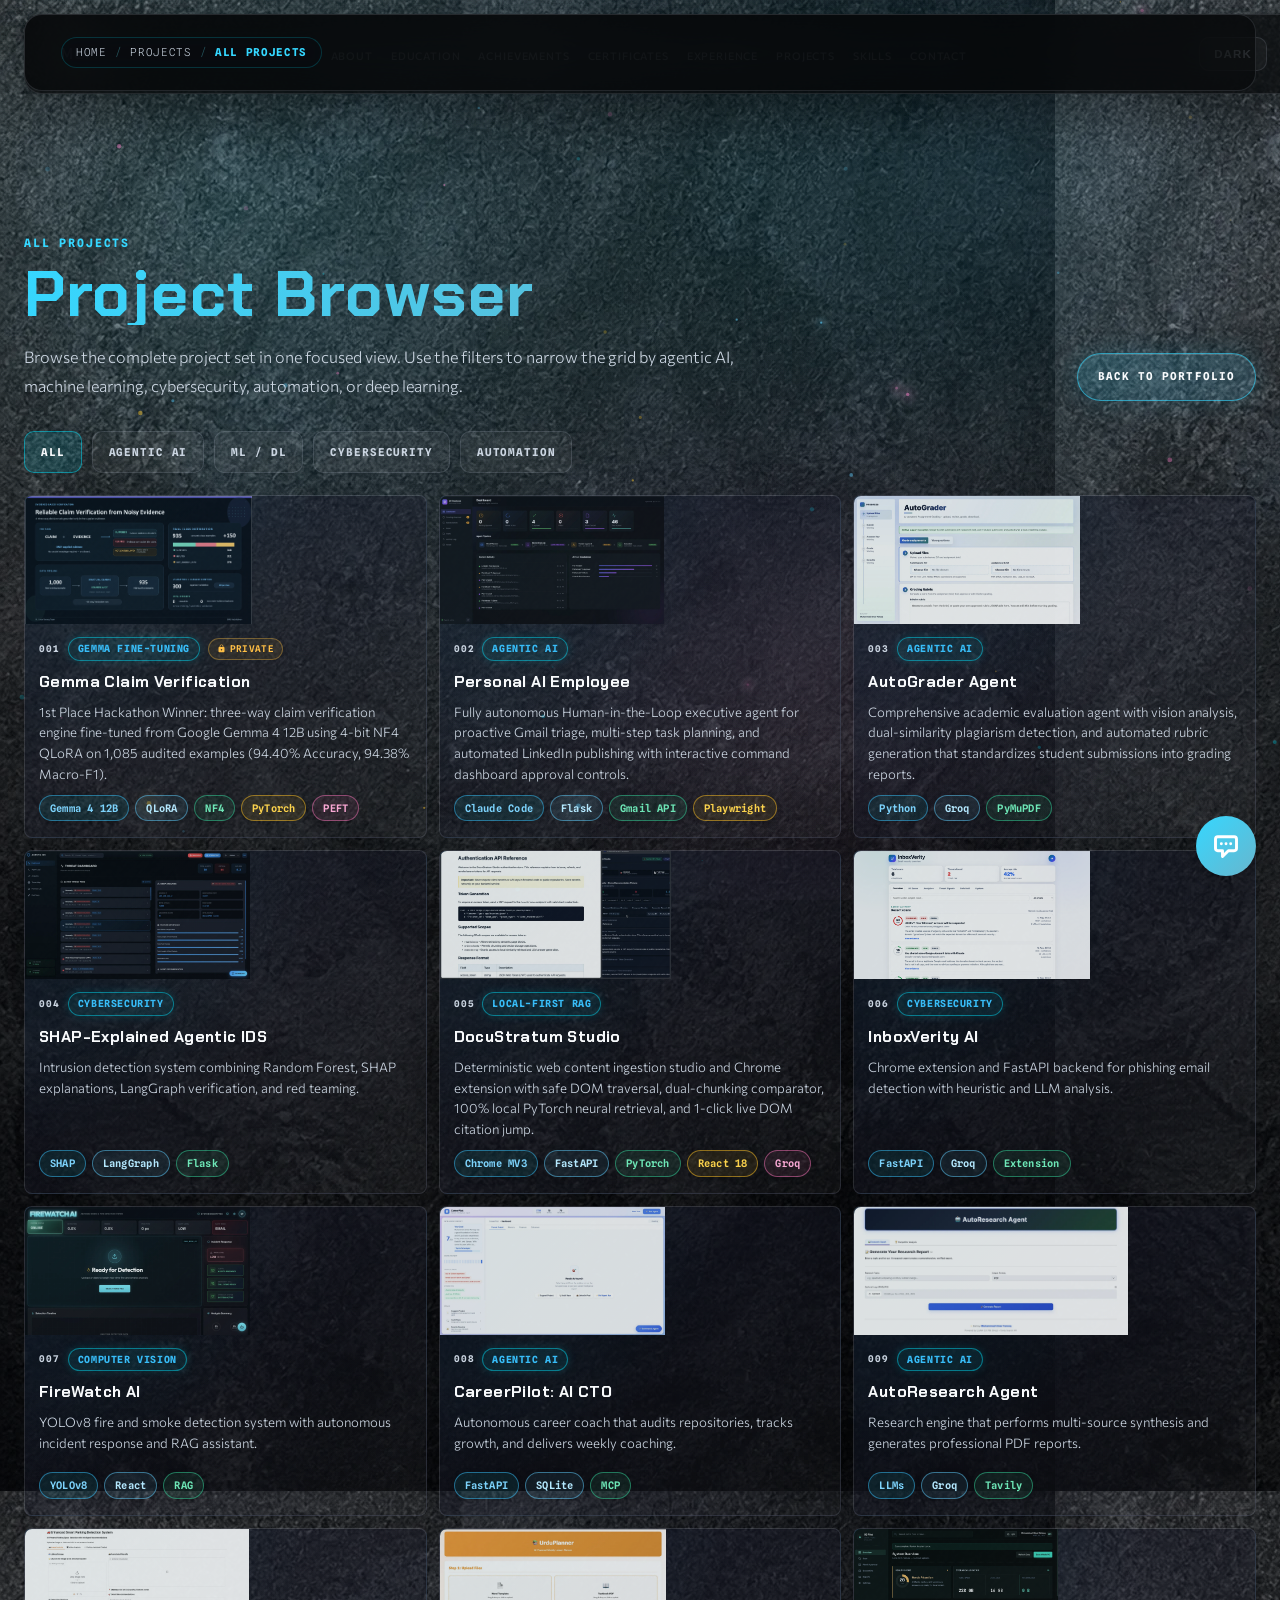
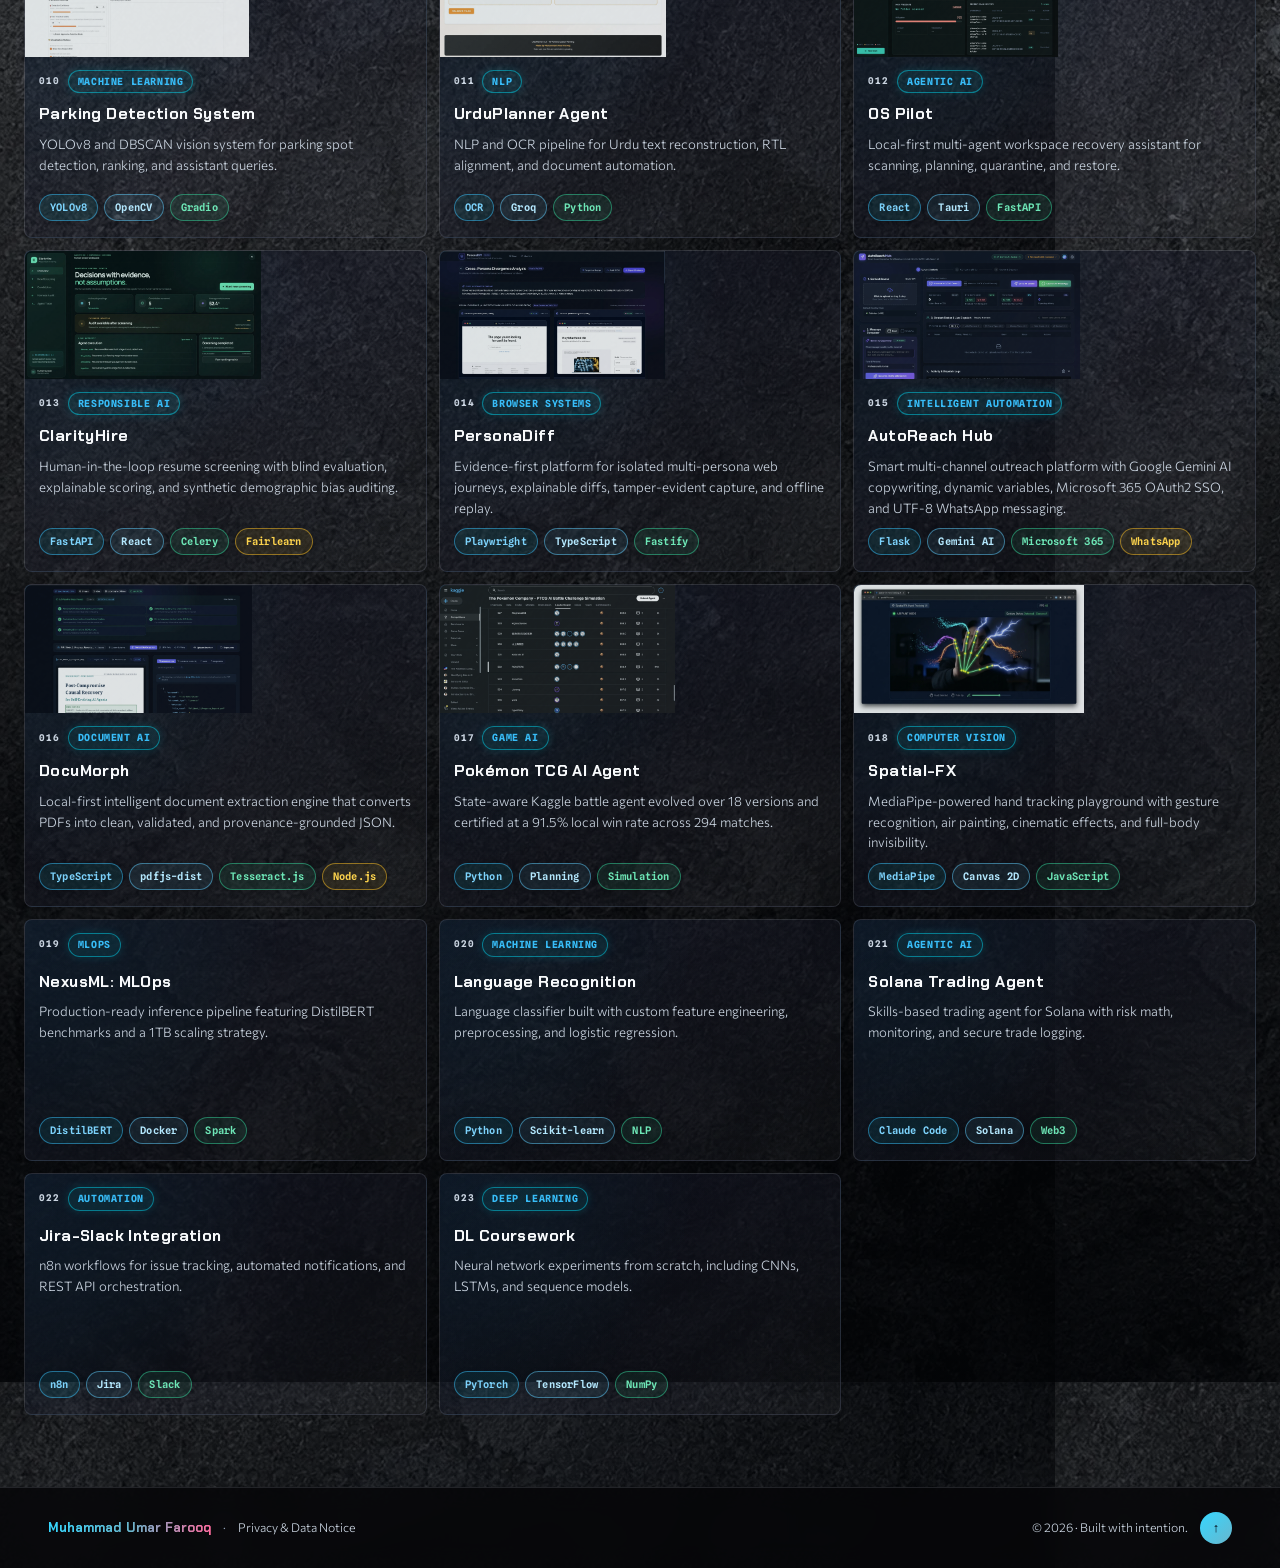
<file: all-projects.html>
<!DOCTYPE html>
<html lang="en">

<head>
  <meta charset="UTF-8" />
  <meta name="viewport" content="width=device-width, initial-scale=1.0" />
  <title>All Projects | Muhammad Umar Farooq</title>
  <meta name="description"
    content="Complete project catalog for Muhammad Umar Farooq's AI engineering portfolio, featuring agentic systems, Google Gemma fine-tuning, and machine learning pipelines." />
  <link rel="canonical" href="https://omerfarooq223.github.io/all-projects.html" />
  <meta property="og:title" content="All Projects | Muhammad Umar Farooq" />
  <meta property="og:description"
    content="Complete project catalog for Muhammad Umar Farooq's AI engineering portfolio, featuring agentic systems, Google Gemma fine-tuning, and machine learning pipelines." />
  <meta property="og:type" content="website" />
  <meta property="og:url" content="https://omerfarooq223.github.io/all-projects.html" />
  <meta property="og:image" content="https://omerfarooq223.github.io/assets/og-image.jpg?v=20260927" />
  <meta property="og:image:secure_url" content="https://omerfarooq223.github.io/assets/og-image.jpg?v=20260927" />
  <meta property="og:image:type" content="image/jpeg" />
  <meta property="og:image:width" content="1200" />
  <meta property="og:image:height" content="630" />
  <meta property="og:image:alt" content="Muhammad Umar Farooq - All Projects" />
  <meta name="twitter:card" content="summary_large_image" />
  <meta name="twitter:title" content="All Projects | Muhammad Umar Farooq" />
  <meta name="twitter:description"
    content="Complete project catalog for Muhammad Umar Farooq's AI engineering portfolio, featuring agentic systems, Google Gemma fine-tuning, and machine learning pipelines." />
  <meta name="twitter:image" content="https://omerfarooq223.github.io/assets/og-image.jpg?v=20260927" />
  <link rel="icon" href="assets/favicon.svg" type="image/svg+xml" />
  <link rel="apple-touch-icon" href="assets/favicon.svg" />
  <script type="application/ld+json">
  {
    "@context": "https://schema.org",
    "@graph": [
      {
        "@type": "CollectionPage",
        "@id": "https://omerfarooq223.github.io/all-projects.html#webpage",
        "url": "https://omerfarooq223.github.io/all-projects.html",
        "name": "All Projects | Muhammad Umar Farooq",
        "description": "Complete project catalog for Muhammad Umar Farooq's AI engineering portfolio.",
        "isPartOf": {
          "@type": "WebSite",
          "@id": "https://omerfarooq223.github.io/#website",
          "name": "Muhammad Umar Farooq | AI Engineer",
          "url": "https://omerfarooq223.github.io/"
        }
      },
      {
        "@type": "BreadcrumbList",
        "@id": "https://omerfarooq223.github.io/all-projects.html#breadcrumbs",
        "itemListElement": [
          {
            "@type": "ListItem",
            "position": 1,
            "name": "Home",
            "item": "https://omerfarooq223.github.io/"
          },
          {
            "@type": "ListItem",
            "position": 2,
            "name": "Projects",
            "item": "https://omerfarooq223.github.io/#projects"
          },
          {
            "@type": "ListItem",
            "position": 3,
            "name": "All Projects",
            "item": "https://omerfarooq223.github.io/all-projects.html"
          }
        ]
      }
    ]
  }
  </script>
  <script>
    (function () {
      try {
        const storedTheme = localStorage.getItem('portfolio-theme');
        document.documentElement.dataset.theme = storedTheme === 'light' ? 'light' : 'dark';
      } catch (e) { }
    })();
  </script>
  <link rel="preconnect" href="https://fonts.googleapis.com" />
  <link rel="preconnect" href="https://fonts.gstatic.com" crossorigin />
  <link
    href="https://fonts.googleapis.com/css2?family=Commissioner:wght@300..900&amp;family=Chakra+Petch:wght@400;500;600;700&amp;family=Unbounded:wght@400..900&amp;family=Spline+Sans+Mono:wght@400..700&amp;display=swap"
    rel="stylesheet" />
  <link rel="stylesheet" href="css/base.css?v=20261018-name-font" />
  <link rel="stylesheet" href="css/navigation.css?v=20261029-mobile-audit" />
  <link rel="stylesheet" href="css/gateway.css?v=20261018-type-gateway" />
  <link rel="stylesheet" href="css/hero.css?v=20261029-mobile-audit" />
  <link rel="stylesheet" href="css/about.css?v=20261029-mobile-audit" />
  <link rel="stylesheet" href="css/experience.css?v=20261029-mobile-audit" />
  <link rel="stylesheet" href="css/projects.css?v=20261029-mobile-audit" />
  <link rel="stylesheet" href="css/achievements.css?v=20261029-mobile-audit" />
  <link rel="stylesheet" href="css/contact.css?v=20261029-mobile-audit" />
  <link rel="stylesheet" href="css/modals.css?v=20261029-mobile-audit" />
  <link rel="stylesheet" href="css/responsive.css?v=20261029-mobile-audit" />
  <link rel="stylesheet" href="css/overrides.css?v=20261018-name-font" />
  <style>
    .all-projects-page {
      min-height: 100vh;
      background-color: #07090c !important;
      background-image:
        linear-gradient(180deg, rgba(3, 5, 8, .36), rgba(3, 5, 8, .72)),
        url('assets/stone-surface.webp') !important;
      background-size: cover, cover;
      background-position: center, center;
      background-attachment: fixed, fixed;
      color: var(--text);
    }

    /* Same subtle architectural line layer as the main portfolio, kept static for performance. */
    .all-projects-page::before {
      content: '';
      position: fixed;
      inset: 0;
      z-index: 1;
      pointer-events: none;
      opacity: .25;
      background:
        linear-gradient(rgba(93, 210, 230, .035) 1px, transparent 1px),
        linear-gradient(90deg, rgba(93, 210, 230, .035) 1px, transparent 1px);
      background-size: 84px 84px;
      mask-image: linear-gradient(180deg, rgba(0, 0, 0, .8), transparent 72%);
    }

    .all-projects-page::after {
      content: '';
      position: fixed;
      inset: 14px;
      z-index: 1;
      pointer-events: none;
      border: 1px solid rgba(126, 212, 226, .08);
    }

    .all-projects-page #nw {
      z-index: 0 !important;
    }

    .all-projects-page #geoBgCanvas {
      z-index: 0;
      opacity: .86;
    }

    .all-projects-page > nav,
    .all-projects-page > .mob,
    .all-projects-page > main,
    .all-projects-page > footer {
      position: relative;
      z-index: 2;
    }

    html[data-theme="light"] .all-projects-page {
      background-color: #d9dee2 !important;
      background-image:
        linear-gradient(180deg, rgba(229, 235, 238, .78), rgba(196, 205, 210, .82)),
        url('assets/stone-surface.webp') !important;
      color: #122027;
    }

    html[data-theme="light"] .all-projects-page::before {
      opacity: .12;
    }

    html[data-theme="light"] .all-projects-page::after {
      border-color: rgba(19, 92, 108, .16);
    }

    html[data-theme="light"] .all-projects-page #geoBgCanvas {
      opacity: .48;
      mix-blend-mode: normal;
    }

    .all-projects-main {
      width: min(1760px, calc(100vw - 48px));
      margin: 0 auto;
      padding: clamp(126px, 12vw, 154px) 0 72px;
      position: relative;
      z-index: 2;
    }

    .all-projects-hero {
      display: grid;
      grid-template-columns: minmax(0, 1fr) auto;
      gap: 28px;
      align-items: end;
      margin-bottom: 26px;
    }

    .breadcrumb-nav {
      margin-bottom: 14px;
    }

    .breadcrumb-list {
      display: inline-flex;
      align-items: center;
      flex-wrap: wrap;
      gap: 8px;
      list-style: none;
      padding: 6px 14px;
      margin: 0;
      background: rgba(13, 17, 23, 0.45);
      border: 1px solid rgba(0, 229, 255, 0.18);
      border-radius: 999px;
      backdrop-filter: blur(8px);
      -webkit-backdrop-filter: blur(8px);
      font-family: var(--font-mono);
      font-size: .68rem;
      letter-spacing: .06em;
      text-transform: uppercase;
    }

    .breadcrumb-item a {
      color: var(--muted2);
      text-decoration: none;
      transition: color .2s ease;
    }

    .breadcrumb-item a:hover {
      color: var(--cyan);
    }

    .breadcrumb-separator {
      color: rgba(93, 210, 230, .35);
      user-select: none;
    }

    .breadcrumb-item.is-active {
      color: var(--cyan);
      font-weight: 700;
    }

    html[data-theme="light"] .breadcrumb-list {
      background: rgba(255, 255, 255, 0.65);
      border-color: rgba(19, 92, 108, 0.18);
    }

    html[data-theme="light"] .breadcrumb-item a {
      color: #64748b;
    }

    html[data-theme="light"] .breadcrumb-item a:hover {
      color: #0284c7;
    }

    html[data-theme="light"] .breadcrumb-separator {
      color: #94a3b8;
    }

    html[data-theme="light"] .breadcrumb-item.is-active {
      color: #0284c7;
    }

    .all-projects-kicker {
      color: var(--cyan);
      font-family: var(--font-mono);
      font-size: .72rem;
      font-weight: 700;
      letter-spacing: .16em;
      text-transform: uppercase;
      margin-bottom: 12px;
    }

    .all-projects-title {
      font-family: var(--font-display);
      font-size: clamp(2.35rem, 5vw, 5.85rem);
      line-height: .96;
      letter-spacing: var(--heading-tracking);
      max-width: 980px;
      margin: 0;
    }

    .all-projects-copy {
      max-width: 760px;
      color: var(--muted2);
      margin-top: 18px;
      line-height: 1.8;
      font-size: 1rem;
    }

    .portfolio-back-link {
      display: inline-flex;
      align-items: center;
      justify-content: center;
      justify-self: end;
      min-height: 48px;
      padding: 0 20px;
      border: 1px solid rgba(53, 215, 255, .58);
      border-radius: 999px;
      color: var(--text);
      background: linear-gradient(135deg, rgba(53, 215, 255, .16), rgba(93, 200, 246, .16));
      text-decoration: none;
      font-family: var(--font-mono);
      font-size: .68rem;
      font-weight: 700;
      letter-spacing: .1em;
      text-transform: uppercase;
      white-space: nowrap;
      transition: background .2s, border-color .2s, color .2s, transform .2s;
      box-shadow: 0 0 24px rgba(53, 215, 255, .14), inset 0 1px 0 rgba(255, 255, 255, .16);
    }

    .portfolio-back-link:hover {
      color: var(--text);
      border-color: rgba(53, 215, 255, .9);
      background: linear-gradient(135deg, rgba(53, 215, 255, .24), rgba(93, 200, 246, .24));
      transform: translateY(-2px);
    }

    .filters {
      display: flex;
      gap: 10px;
      flex-wrap: wrap;
      margin: 30px 0 22px;
    }

    .filter-btn {
      min-height: 42px;
      padding: 0 16px;
      border: 1px solid var(--border);
      border-radius: 10px;
      background: rgba(255, 255, 255, .05);
      color: var(--muted2);
      cursor: pointer;
      font-family: var(--font-mono);
      font-size: .68rem;
      font-weight: 700;
      letter-spacing: .08em;
      text-transform: uppercase;
      transition: background .2s, border-color .2s, color .2s, transform .2s;
    }

    .filter-btn.is-active,
    .filter-btn:hover {
      color: var(--text);
      border-color: rgba(0, 229, 255, .45);
      background: rgba(0, 229, 255, .12);
    }

    .filter-btn:hover {
      transform: translateY(-2px);
    }

    .all-grid {
      display: grid;
      grid-template-columns: repeat(3, minmax(0, 1fr));
      gap: 12px;
      align-items: stretch;
    }

    .all-project-card {
      min-height: 310px;
      display: flex;
      flex-direction: column;
      overflow: hidden;
      border: 1px solid var(--border);
      border-radius: 8px;
      background:
        linear-gradient(145deg, var(--projCardGradA), rgba(255, 255, 255, .035)),
        radial-gradient(circle at 0 0, rgba(0, 229, 255, .11), transparent 55%);
      color: inherit;
      text-align: left;
      font: inherit;
      cursor: pointer;
      appearance: none;
      transition: transform .22s ease, border-color .22s ease, background .22s ease, box-shadow .22s ease;
    }

    .all-project-card:hover,
    .all-project-card:focus-visible {
      transform: translateY(-4px);
      border-color: rgba(0, 229, 255, .42);
      box-shadow: 0 22px 42px rgba(0, 0, 0, .26);
      outline: none;
    }

    .all-project-card.is-hidden {
      display: none;
    }

    .all-project-card.no-image {
      min-height: 242px;
    }

    .all-card-media {
      height: 128px;
      background:
        linear-gradient(135deg, rgba(0, 229, 255, .13), transparent),
        linear-gradient(315deg, rgba(94, 201, 247, .16), transparent),
        rgba(0, 0, 0, .24);
      overflow: hidden;
    }

    .all-card-media img {
      width: 100%;
      height: 100%;
      object-fit: cover;
      display: block;
      opacity: .86;
      transition: transform .32s ease, opacity .32s ease;
    }

    .all-project-card:hover .all-card-media img,
    .all-project-card:focus-visible .all-card-media img {
      opacity: 1;
      transform: scale(1.035);
    }

    .all-card-meta {
      display: flex;
      align-items: center;
      justify-content: space-between;
      gap: 8px;
      padding: 13px 14px 0;
      color: var(--muted2);
      font-family: var(--font-mono);
      font-size: .58rem;
      font-weight: 700;
      letter-spacing: .1em;
      text-transform: uppercase;
    }

    .all-card-tag {
      display: inline-flex;
      align-items: center;
      padding: 3px 9px;
      border-radius: 999px;
      background: rgba(0, 229, 255, 0.08);
      border: 1px solid rgba(0, 229, 255, 0.45);
      color: #38bdf8;
      font-family: var(--font-mono);
      font-size: .62rem;
      font-weight: 700;
      letter-spacing: .06em;
      box-shadow: 0 0 10px rgba(0, 229, 255, 0.15);
      transition: all 0.25s ease;
    }

    .all-project-card:hover .all-card-tag {
      border-color: #00e5ff;
      box-shadow: 0 0 14px rgba(0, 229, 255, 0.35);
      color: #ffffff;
    }

    .all-card-content {
      display: flex;
      flex-direction: column;
      gap: 10px;
      padding: 12px 14px 16px;
      flex: 1;
    }

    .all-project-card.no-image .all-card-content {
      padding-top: 16px;
    }

    .all-card-title {
      font-family: var(--font-display);
      font-size: .98rem;
      line-height: 1.2;
      letter-spacing: var(--heading-tracking);
      margin: 0;
    }

    .all-card-copy {
      color: var(--muted2);
      font-size: .82rem;
      line-height: 1.58;
      flex: 1;
      margin: 0;
    }

    .all-card-stack {
      display: flex;
      gap: 6px;
      flex-wrap: wrap;
      margin-top: auto;
    }

    .all-card-stack span {
      padding: 4px 10px;
      border-radius: 999px;
      font-family: var(--font-mono);
      font-size: .65rem;
      font-weight: 600;
      letter-spacing: .02em;
      transition: all 0.2s cubic-bezier(0.16, 1, 0.3, 1);
      /* Default Cyan Border Pill */
      background: rgba(0, 229, 255, 0.08);
      border: 1px solid rgba(56, 189, 248, 0.5);
      color: #7dd3fc;
      box-shadow: 0 2px 6px rgba(0, 0, 0, 0.15);
    }

    /* Curated Alternating Palette for Stack Pills */
    .all-card-stack span:nth-child(2) {
      background: rgba(94, 201, 247, 0.08);
      border-color: rgba(94, 201, 247, 0.5);
      color: #b4e8fe;
    }

    .all-card-stack span:nth-child(3) {
      background: rgba(52, 211, 153, 0.08);
      border-color: rgba(52, 211, 153, 0.5);
      color: #6ee7b7;
    }

    .all-card-stack span:nth-child(4) {
      background: rgba(251, 191, 36, 0.08);
      border-color: rgba(251, 191, 36, 0.5);
      color: #fcd34d;
    }

    .all-card-stack span:nth-child(5) {
      background: rgba(244, 114, 182, 0.08);
      border-color: rgba(244, 114, 182, 0.5);
      color: #f9a8d4;
    }

    .all-project-card:hover .all-card-stack span {
      transform: translateY(-1.5px);
      box-shadow: 0 4px 10px rgba(0, 0, 0, 0.25);
    }

    html[data-theme="light"] .all-project-card {
      background:
        linear-gradient(145deg, rgba(255, 255, 255, .98), rgba(244, 247, 255, .9)),
        radial-gradient(circle at 0 0, rgba(14, 165, 233, .12), transparent 55%);
      box-shadow: 0 12px 32px rgba(15, 23, 42, .08);
    }

    html[data-theme="light"] .filter-btn,
    html[data-theme="light"] .portfolio-back-link {
      background: rgba(15, 23, 42, .035);
    }

    html[data-theme="light"] .all-card-tag {
      background: rgba(14, 165, 233, 0.08);
      border-color: rgba(14, 165, 233, 0.5);
      color: #0284c7;
    }

    html[data-theme="light"] .all-card-stack span {
      background: rgba(14, 165, 233, 0.07);
      border-color: rgba(14, 165, 233, 0.45);
      color: #0369a1;
    }

    html[data-theme="light"] .all-card-stack span:nth-child(2) {
      background: rgba(89, 190, 234, 0.07);
      border-color: rgba(89, 190, 234, 0.45);
      color: #4ea8ce;
    }

    html[data-theme="light"] .all-card-stack span:nth-child(3) {
      background: rgba(16, 185, 129, 0.07);
      border-color: rgba(16, 185, 129, 0.45);
      color: #047857;
    }

    html[data-theme="light"] .all-card-stack span:nth-child(4) {
      background: rgba(217, 119, 6, 0.07);
      border-color: rgba(217, 119, 6, 0.45);
      color: #b45309;
    }

    html[data-theme="light"] .all-card-stack span:nth-child(5) {
      background: rgba(225, 29, 72, 0.07);
      border-color: rgba(225, 29, 72, 0.45);
      color: #be123c;
    }

    @media (max-width: 1120px) {
      .all-grid {
        grid-template-columns: repeat(2, minmax(0, 1fr));
      }
    }

    @media (max-width: 980px) {
      .all-projects-main {
        width: min(100% - 40px, 1760px);
      }

      .all-projects-hero {
        grid-template-columns: 1fr;
        align-items: start;
      }

      .portfolio-back-link {
        justify-self: start;
      }

      .all-grid {
        grid-template-columns: repeat(2, minmax(0, 1fr));
      }
    }

    @media (max-width: 620px) {
      .all-projects-main {
        width: min(100% - 28px, 1760px);
        padding-top: 112px;
      }

      .all-projects-title {
        font-size: clamp(2.05rem, 13vw, 3.1rem);
      }

      .filters {
        gap: 8px;
      }

      .filter-btn {
        flex: 1 1 calc(50% - 8px);
        padding: 0 10px;
      }

      .all-grid {
        grid-template-columns: 1fr;
      }
    }
  </style>
  <script type="text/javascript">
    (function(c,l,a,r,i,t,y){
        c[a]=c[a]||function(){(c[a].q=c[a].q||[]).push(arguments)};
        t=l.createElement(r);t.async=1;t.src="https://www.clarity.ms/tag/"+i;
        y=l.getElementsByTagName(r)[0];y.parentNode.insertBefore(t,y);
    })(window, document, "clarity", "script", "yzndnh4pa8");
  </script>
</head>

<body class="all-projects-page">
  <!-- Optical Refraction Engine SVG Filter -->
  <svg class="glass-optical-engine" aria-hidden="true" style="position: absolute; width: 0; height: 0; pointer-events: none;">
    <defs>
      <filter id="glass-refraction" x="0%" y="0%" width="100%" height="100%">
        <feTurbulence type="fractalNoise" baseFrequency="0.038" numOctaves="2" result="noise" />
        <feDisplacementMap in="SourceGraphic" in2="noise" scale="5" xChannelSelector="R" yChannelSelector="G" result="refracted" />
      </filter>
    </defs>
  </svg>

  <a href="#main-content" class="skip-to-content">Skip to content</a>

  <canvas id="nw" style="position:fixed;inset:0;width:100%;height:100%;pointer-events:none;z-index:0;"
    aria-hidden="true"></canvas>

  <nav id="nav">
    <a class="nav-logo" href="index.html">MUF<span class="dot">.</span></a>
    <ul class="nav-links">
      <li><a href="index.html#about">About</a></li>
      <li><a href="index.html#education">Education</a></li>
      <li><a href="index.html#achievements">Achievements</a></li>
      <li><a href="index.html#certificates">Certificates</a></li>
      <li><a href="index.html#experience">Experience</a></li>
      <li class="nav-dropdown" id="navProjectsDropdown">
        <a href="index.html#projects" id="projectsTrigger" aria-haspopup="true" aria-expanded="false" aria-controls="projectsMenu">Projects</a>
        <div class="nav-dropdown-menu" id="projectsMenu" role="menu" aria-label="Projects Menu">
          <a href="index.html#projects" class="dropdown-item" role="menuitem">
            <div class="dd-item-icon">
              <svg width="15" height="15" viewBox="0 0 24 24" fill="none" stroke="currentColor" stroke-width="2" stroke-linecap="round" stroke-linejoin="round" aria-hidden="true"><polygon points="12 2 15.09 8.26 22 9.27 17 14.14 18.18 21.02 12 17.77 5.82 21.02 7 14.14 2 9.27 8.91 8.26 12 2"/></svg>
            </div>
            <div class="dd-item-text">
              <span class="dd-title">Featured Projects</span>
              <span class="dd-desc">Explore flagship autonomous &amp; AI systems</span>
            </div>
          </a>
          <div class="dropdown-divider" role="separator" aria-hidden="true"></div>
          <a href="all-projects.html" class="dropdown-item" role="menuitem">
            <div class="dd-item-icon">
              <svg width="15" height="15" viewBox="0 0 24 24" fill="none" stroke="currentColor" stroke-width="2" stroke-linecap="round" stroke-linejoin="round" aria-hidden="true"><rect x="3" y="3" width="7" height="7"/><rect x="14" y="3" width="7" height="7"/><rect x="14" y="14" width="7" height="7"/><rect x="3" y="14" width="7" height="7"/></svg>
            </div>
            <div class="dd-item-text">
              <span class="dd-title">All Projects Archive <span class="dd-badge">Active</span></span>
              <span class="dd-desc">Full interactive index with search &amp; filters</span>
            </div>
          </a>
        </div>
      </li>
      <li><a href="index.html#skills">Skills</a></li>
      <li><a href="index.html#contact">Contact</a></li>
    </ul>
    <button id="themeToggle" type="button" aria-label="Toggle theme" aria-pressed="false">
      <span id="themeLabel">Dark</span>
    </button>
    <button class="ham" id="ham" type="button" aria-label="Toggle navigation menu" aria-expanded="false" aria-controls="mob">
      <span></span><span></span><span></span>
    </button>
  </nav>

  <div class="mob" id="mob">
    <a href="index.html#about">About</a>
    <a href="index.html#education">Education</a>
    <a href="index.html#achievements">Achievements</a>
    <a href="index.html#certificates">Certificates</a>
    <a href="index.html#experience">Experience</a>
    <a href="index.html#projects">Featured Projects</a>
    <a href="all-projects.html" style="color: var(--cyan); font-size: 1.5rem;">All Projects Archive →</a>
    <a href="index.html#skills">Skills</a>
    <a href="index.html#contact">Contact</a>
  </div>

  <main id="main-content" class="all-projects-main">
    <section class="all-projects-hero">
      <div>
        <nav class="breadcrumb-nav" aria-label="Breadcrumb">
          <ol class="breadcrumb-list">
            <li class="breadcrumb-item"><a href="index.html">Home</a></li>
            <li class="breadcrumb-separator" aria-hidden="true">/</li>
            <li class="breadcrumb-item"><a href="index.html#projects">Projects</a></li>
            <li class="breadcrumb-separator" aria-hidden="true">/</li>
            <li class="breadcrumb-item is-active" aria-current="page">All Projects</li>
          </ol>
        </nav>
        <div class="all-projects-kicker">All Projects</div>
        <h1 class="all-projects-title">Project Browser</h1>
        <p class="all-projects-copy">Browse the complete project set in one focused view. Use the filters to narrow the
          grid by agentic AI, machine learning, cybersecurity, automation, or deep learning.</p>
      </div>
      <a class="portfolio-back-link" href="index.html#projects">Back to Portfolio</a>
    </section>

    <div class="filters" aria-label="Project filters">
      <button class="filter-btn is-active" type="button" data-filter="all">All</button>
      <button class="filter-btn" type="button" data-filter="agentic">Agentic AI</button>
      <button class="filter-btn" type="button" data-filter="ml">ML / DL</button>
      <button class="filter-btn" type="button" data-filter="cyber">Cybersecurity</button>
      <button class="filter-btn" type="button" data-filter="automation">Automation</button>
    </div>

    <section class="all-grid" id="allProjects" aria-label="All project cards"></section>
  </main>

  <footer>
    <div class="footer-brand">
      <span class="fg">Muhammad Umar Farooq</span>
      <span class="footer-sep" aria-hidden="true">·</span>
      <a href="privacy.html" class="footer-privacy-link">Privacy &amp; Data Notice</a>
    </div>
    <div class="footer-meta">
      <span>&copy; <span class="dyn-year">2026</span> · Built with intention.</span>
      <button id="btt" type="button" aria-label="Back to top">↑</button>
    </div>
  </footer>

  <div id="bar"></div>

  <div id="proj-modal">
    <div class="m-overlay" onclick="closeModal()"></div>
    <div class="m-card m-card-premium">
      <button class="m-close" onclick="closeModal()" aria-label="Close modal">&times;</button>
      <div class="m-header-premium">
        <h3 id="m-title-premium" class="m-title-premium">AutoGrader Agent</h3>
        <div class="m-subtitle-premium">
          <span class="m-accent-icon">✦</span>
          <span id="m-subtitle-premium">AI / Agentic Engineering / Python · 2026</span>
        </div>
      </div>
      <div class="m-body m-body-premium">
        <div class="m-vid-box-premium">
          <div id="m-media-stage" class="m-media-stage">
            <img id="m-media-0" class="m-media-slide is-active" src="images/autograder.webp"
              alt="AutoGrader Agent preview" width="1400" height="757" />
            <img id="m-media-1" class="m-media-slide" src="images/autograder.webp" alt="AutoGrader Agent preview"
              width="1400" height="757" />
            <img id="m-media-2" class="m-media-slide" src="images/autograder.webp" alt="AutoGrader Agent preview"
              width="1400" height="757" />
            <div class="m-media-controls">
              <button type="button" class="m-media-nav m-media-prev" onclick="stepModalMedia(-1)"
                aria-label="Previous image">‹</button>
              <div id="m-media-dots" class="m-media-dots"></div>
              <button type="button" class="m-media-nav m-media-next" onclick="stepModalMedia(1)"
                aria-label="Next image">›</button>
            </div>
          </div>
        </div>

        <div class="m-tag-cloud-premium">
          <span class="m-tag-pill mt-c">AI Agents</span>
          <span class="m-tag-pill mt-p">LLM Engineering</span>
          <span class="m-tag-pill mt-g">Python</span>
          <span class="m-tag-pill mt-a">Academic Tech</span>
          <span class="m-tag-pill mt-pk">Automation</span>
          <span class="m-tag-pill mt-c">Data Analysis</span>
        </div>

        <div class="m-info-content-premium">
          <div class="m-desc-section">
            <h4 class="m-desc-title">Project Overview</h4>
            <div id="m-overview-inner" class="m-pane-static"></div>
          </div>
        </div>

        <div class="m-footer-premium">
          <a id="m-github-link" href="https://github.com/omerfarooq223/AutoGrader-Agent" target="_blank"
            rel="noopener noreferrer" class="m-btn-github-center">
            <svg width="24" height="24" viewBox="0 0 24 24" fill="currentColor" style="margin-right:12px;">
              <path
                d="M12 0c-6.626 0-12 5.373-12 12 0 5.302 3.438 9.8 8.207 11.387.599.111.793-.261.793-.577v-2.234c-3.338.726-4.041-1.416-4.041-1.416-.546-1.387-1.333-1.756-1.333-1.756-1.089-.745.083-.729.083-.729 1.205.084 1.839 1.237 1.839 1.237 1.07 1.834 2.807 1.304 3.492.997.107-.775.418-1.305.762-1.604-2.665-.305-5.467-1.334-5.467-5.931 0-1.311.469-2.381 1.236-3.221-.124-.303-.535-1.524.117-3.176 0 0 1.008-.322 3.301 1.23.957-.266 1.983-.399 3.003-.404 1.02.005 2.047.138 3.006.404 2.291-1.552 3.297-1.23 3.297-1.23.653 1.653.242 2.874.118 3.176.77.84 1.235 1.911 1.235 3.221 0 4.609-2.807 5.624-5.479 5.921.43.372.823 1.102.823 2.222v3.293c0 .319.192.694.801.576 4.765-1.589 8.199-6.086 8.199-11.386 0-6.627-5.373-12-12-12z" />
            </svg>
            View Source on GitHub
          </a>
        </div>
      </div>
    </div>
  </div>

  <script src="js/main.js?v=20261002-projects"></script>
  <script src="js/geometric-background.js?v=20260824-1"></script>
  <script>
    const allProjects = [
      {
        id: 'gemmaclaim', n: '001', title: 'Gemma Claim Verification', tag: 'Gemma Fine-Tuning', cats: 'ml agentic',
        img: 'images/gemma-slide1.webp',
        desc: '1st Place Hackathon Winner: three-way claim verification engine fine-tuned from Google Gemma 4 12B using 4-bit NF4 QLoRA on 1,085 audited examples (94.40% Accuracy, 94.38% Macro-F1).',
        stack: ['Gemma 4 12B', 'QLoRA', 'NF4', 'PyTorch', 'PEFT'],
        isPrivate: true,
        privateNote: 'This repository is not publicly available at this time. It will be released in the future.'
      },
      {
        id: 'aiemployee', n: '002', title: 'Personal AI Employee', tag: 'Agentic AI', cats: 'agentic automation',
        img: 'images/aiemployee-dashboard.webp',
        desc: 'Fully autonomous Human-in-the-Loop executive agent for proactive Gmail triage, multi-step task planning, and automated LinkedIn publishing with interactive command dashboard approval controls.',
        stack: ['Claude Code', 'Flask', 'Gmail API', 'Playwright']
      },
      {
        id: 'autograder', n: '003', title: 'AutoGrader Agent', tag: 'Agentic AI', cats: 'agentic automation',
        img: 'images/autograder.webp',
        desc: 'Comprehensive academic evaluation agent with vision analysis, dual-similarity plagiarism detection, and automated rubric generation that standardizes student submissions into grading reports.',
        stack: ['Python', 'Groq', 'PyMuPDF']
      },
      {
        id: 'shapids', n: '004', title: 'SHAP-Explained Agentic IDS', tag: 'Cybersecurity', cats: 'agentic ml cyber',
        img: 'images/shap-ids.webp',
        desc: 'Intrusion detection system combining Random Forest, SHAP explanations, LangGraph verification, and red teaming.',
        stack: ['SHAP', 'LangGraph', 'Flask']
      },
      {
        id: 'docustratum', n: '005', title: 'DocuStratum Studio', tag: 'Local-First RAG', cats: 'agentic ml automation cyber',
        img: 'images/docustratum-dom-capture.webp',
        desc: 'Deterministic web content ingestion studio and Chrome extension with safe DOM traversal, dual-chunking comparator, 100% local PyTorch neural retrieval, and 1-click live DOM citation jump.',
        stack: ['Chrome MV3', 'FastAPI', 'PyTorch', 'React 18', 'Groq']
      },
      {
        id: 'inboxverity', n: '006', title: 'InboxVerity AI', tag: 'Cybersecurity', cats: 'cyber',
        img: 'images/inboxverity-dashboard-overview.png',
        desc: 'Chrome extension and FastAPI backend for phishing email detection with heuristic and LLM analysis.',
        stack: ['FastAPI', 'Groq', 'Extension']
      },
      {
        id: 'firewatch', n: '007', title: 'FireWatch AI', tag: 'Computer Vision', cats: 'agentic ml automation',
        img: 'images/firewatch1.webp',
        desc: 'YOLOv8 fire and smoke detection system with autonomous incident response and RAG assistant.',
        stack: ['YOLOv8', 'React', 'RAG']
      },
      {
        id: 'careerpilot', n: '008', title: 'CareerPilot: AI CTO', tag: 'Agentic AI', cats: 'agentic automation',
        img: 'images/careerpilot.webp',
        desc: 'Autonomous career coach that audits repositories, tracks growth, and delivers weekly coaching.',
        stack: ['FastAPI', 'SQLite', 'MCP']
      },
      {
        id: 'autoresearch', n: '009', title: 'AutoResearch Agent', tag: 'Agentic AI', cats: 'agentic automation',
        img: 'images/autoresearchagent.webp',
        desc: 'Research engine that performs multi-source synthesis and generates professional PDF reports.',
        stack: ['LLMs', 'Groq', 'Tavily']
      },
      {
        id: 'parking', n: '010', title: 'Parking Detection System', tag: 'Machine Learning', cats: 'ml',
        img: 'images/parkingdetection2.webp',
        desc: 'YOLOv8 and DBSCAN vision system for parking spot detection, ranking, and assistant queries.',
        stack: ['YOLOv8', 'OpenCV', 'Gradio']
      },
      {
        id: 'urduplanner', n: '011', title: 'UrduPlanner Agent', tag: 'NLP', cats: 'agentic ml automation',
        img: 'images/urduplanner.webp',
        desc: 'NLP and OCR pipeline for Urdu text reconstruction, RTL alignment, and document automation.',
        stack: ['OCR', 'Groq', 'Python']
      },
      {
        id: 'ospilot', n: '012', title: 'OS Pilot', tag: 'Agentic AI', cats: 'agentic automation',
        img: 'images/os-pilot-dashboard.webp',
        desc: 'Local-first multi-agent workspace recovery assistant for scanning, planning, quarantine, and restore.',
        stack: ['React', 'Tauri', 'FastAPI']
      },
      {
        id: 'clarityhire', n: '013', title: 'ClarityHire', tag: 'Responsible AI', cats: 'agentic ml cyber automation',
        img: 'images/clarityhire-dashboard.webp',
        desc: 'Human-in-the-loop resume screening with blind evaluation, explainable scoring, and synthetic demographic bias auditing.',
        stack: ['FastAPI', 'React', 'Celery', 'Fairlearn']
      },
      {
        id: 'personadiff', n: '014', title: 'PersonaDiff', tag: 'Browser Systems', cats: 'automation cyber',
        img: 'images/personadiff-analysis.webp',
        desc: 'Evidence-first platform for isolated multi-persona web journeys, explainable diffs, tamper-evident capture, and offline replay.',
        stack: ['Playwright', 'TypeScript', 'Fastify']
      },
      {
        id: 'autoreach', n: '015', title: 'AutoReach Hub', tag: 'Intelligent Automation', cats: 'agentic automation',
        img: 'images/autoreach-dashboard.webp',
        desc: 'Smart multi-channel outreach platform with Google Gemini AI copywriting, dynamic variables, Microsoft 365 OAuth2 SSO, and UTF-8 WhatsApp messaging.',
        stack: ['Flask', 'Gemini AI', 'Microsoft 365', 'WhatsApp']
      },
      {
        id: 'documorph', n: '016', title: 'DocuMorph', tag: 'Document AI', cats: 'agentic automation',
        img: 'images/documorph-preview.webp',
        desc: 'Local-first intelligent document extraction engine that converts PDFs into clean, validated, and provenance-grounded JSON.',
        stack: ['TypeScript', 'pdfjs-dist', 'Tesseract.js', 'Node.js']
      },
      {
        id: 'pokemon', n: '017', title: 'Pokémon TCG AI Agent', tag: 'Game AI', cats: 'agentic ml',
        img: 'images/pokemon-preview.webp',
        desc: 'State-aware Kaggle battle agent evolved over 18 versions and certified at a 91.5% local win rate across 294 matches.',
        stack: ['Python', 'Planning', 'Simulation']
      },
      {
        id: 'spatialfx', n: '018', title: 'Spatial-FX', tag: 'Computer Vision', cats: 'ml',
        img: 'images/spatialfx-preview.webp',
        desc: 'MediaPipe-powered hand tracking playground with gesture recognition, air painting, cinematic effects, and full-body invisibility.',
        stack: ['MediaPipe', 'Canvas 2D', 'JavaScript']
      },
      {
        id: 'nexus', n: '019', title: 'NexusML: MLOps', tag: 'MLOps', cats: 'ml automation',
        img: '',
        desc: 'Production-ready inference pipeline featuring DistilBERT benchmarks and a 1TB scaling strategy.',
        stack: ['DistilBERT', 'Docker', 'Spark']
      },
      {
        id: 'language', n: '020', title: 'Language Recognition', tag: 'Machine Learning', cats: 'ml',
        img: '',
        desc: 'Language classifier built with custom feature engineering, preprocessing, and logistic regression.',
        stack: ['Python', 'Scikit-learn', 'NLP']
      },
      {
        id: 'solana', n: '021', title: 'Solana Trading Agent', tag: 'Agentic AI', cats: 'agentic automation',
        img: '',
        desc: 'Skills-based trading agent for Solana with risk math, monitoring, and secure trade logging.',
        stack: ['Claude Code', 'Solana', 'Web3']
      },
      {
        id: 'jira', n: '022', title: 'Jira-Slack Integration', tag: 'Automation', cats: 'automation',
        img: '',
        desc: 'n8n workflows for issue tracking, automated notifications, and REST API orchestration.',
        stack: ['n8n', 'Jira', 'Slack']
      },
      {
        id: 'dl', n: '023', title: 'DL Coursework', tag: 'Deep Learning', cats: 'ml',
        img: '',
        desc: 'Neural network experiments from scratch, including CNNs, LSTMs, and sequence models.',
        stack: ['PyTorch', 'TensorFlow', 'NumPy']
      }
    ];

    const allProjectsGrid = document.getElementById('allProjects');
    allProjectsGrid.innerHTML = allProjects.map(project => `
      <button class="all-project-card ${project.img ? 'has-image' : 'no-image'}" type="button"
        data-cats="${project.cats}" data-project="${project.id}"
        aria-label="Open ${project.title} project details">
        ${project.img ? `<div class="all-card-media"><img src="${project.img}" alt="${project.title} preview" loading="lazy" /></div>` : ''}
        <div class="all-card-meta">
          <span>${project.n}</span>
          <span class="all-card-tag">${project.tag}</span>
          ${project.isPrivate ? `
            <span class="all-private-badge-wrap" data-private-id="${project.id}">
              <span class="all-private-badge">
                <svg width="9" height="9" viewBox="0 0 24 24" fill="currentColor" aria-hidden="true"><path d="M18 8h-1V6A5 5 0 0 0 7 6v2H6a2 2 0 0 0-2 2v10a2 2 0 0 0 2 2h12a2 2 0 0 0 2-2V10a2 2 0 0 0-2-2zm-6 9a2 2 0 1 1 0-4 2 2 0 0 1 0 4zm3.1-9H8.9V6a3.1 3.1 0 0 1 6.2 0v2z"/></svg>
                Private
              </span>
              <div class="private-popover all-private-popover" role="tooltip">
                <div class="private-popover-header">
                  <div class="private-popover-icon">🔒</div>
                  <span class="private-popover-title">Repository Private</span>
                </div>
                <p class="private-popover-body">${project.privateNote}</p>
              </div>
            </span>` : ''}
        </div>
        <div class="all-card-content">
          <h2 class="all-card-title no-heading-gradient">${project.title}</h2>
          <p class="all-card-copy">${project.desc}</p>
          <div class="all-card-stack">${project.stack.map(item => `<span>${item}</span>`).join('')}</div>
        </div>
      </button>
    `).join('');

    document.querySelectorAll('.all-project-card').forEach((card) => {
      card.addEventListener('click', (event) => {
        // Toggle popover when clicking the private badge — don't open modal
        const badgeWrap = event.target.closest('.all-private-badge-wrap');
        if (badgeWrap) {
          const popover = badgeWrap.querySelector('.private-popover');
          if (popover) {
            const isOpen = popover.classList.contains('is-open');
            document.querySelectorAll('.private-popover.is-open').forEach(p => p.classList.remove('is-open'));
            if (!isOpen) popover.classList.add('is-open');
          }
          return;
        }
        openProjectModal(card.dataset.project || 'autograder', event);
      });
    });

    // Close popovers on outside click
    document.addEventListener('click', function (e) {
      if (!e.target.closest('.all-private-badge-wrap') && !e.target.closest('.pill-private-wrap')) {
        document.querySelectorAll('.private-popover.is-open').forEach(p => p.classList.remove('is-open'));
      }
    });

    function applyProjectFilter(filter) {
      const activeFilter = filter || 'all';
      document.querySelectorAll('.filter-btn').forEach((btn) => {
        btn.classList.toggle('is-active', btn.dataset.filter === activeFilter);
      });
      document.querySelectorAll('.all-project-card').forEach((card) => {
        const categories = (card.dataset.cats || '').split(/\s+/).filter(Boolean);
        card.classList.toggle('is-hidden', activeFilter !== 'all' && !categories.includes(activeFilter));
      });
    }

    document.querySelectorAll('.filter-btn').forEach((btn) => {
      btn.addEventListener('click', () => applyProjectFilter(btn.dataset.filter));
    });

    const requestedFilter = new URLSearchParams(window.location.search).get('filter');
    applyProjectFilter(['all', 'agentic', 'ml', 'cyber', 'automation'].includes(requestedFilter) ? requestedFilter : 'all');
  </script>
  <script src="js/chatbot-widget.js?v=20261029-mobile-audit"></script>
</body>

</html>
</file>
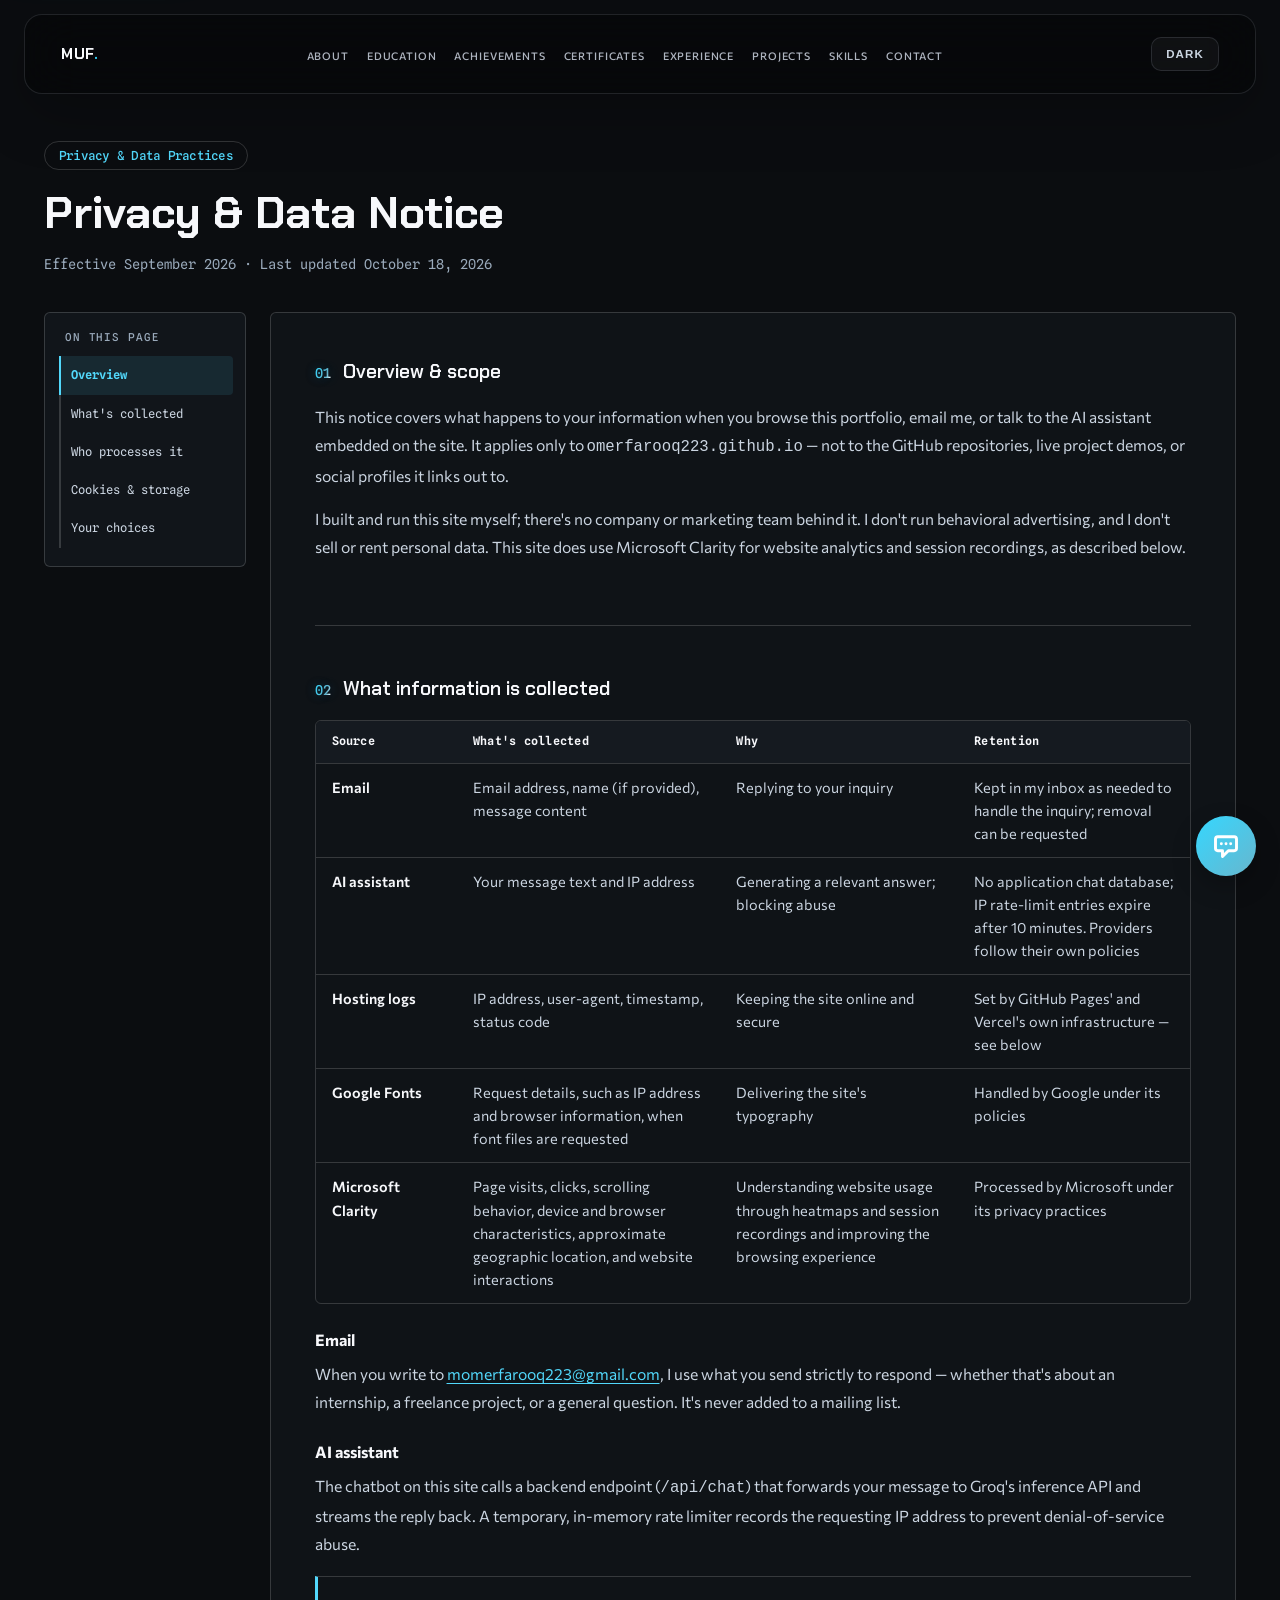
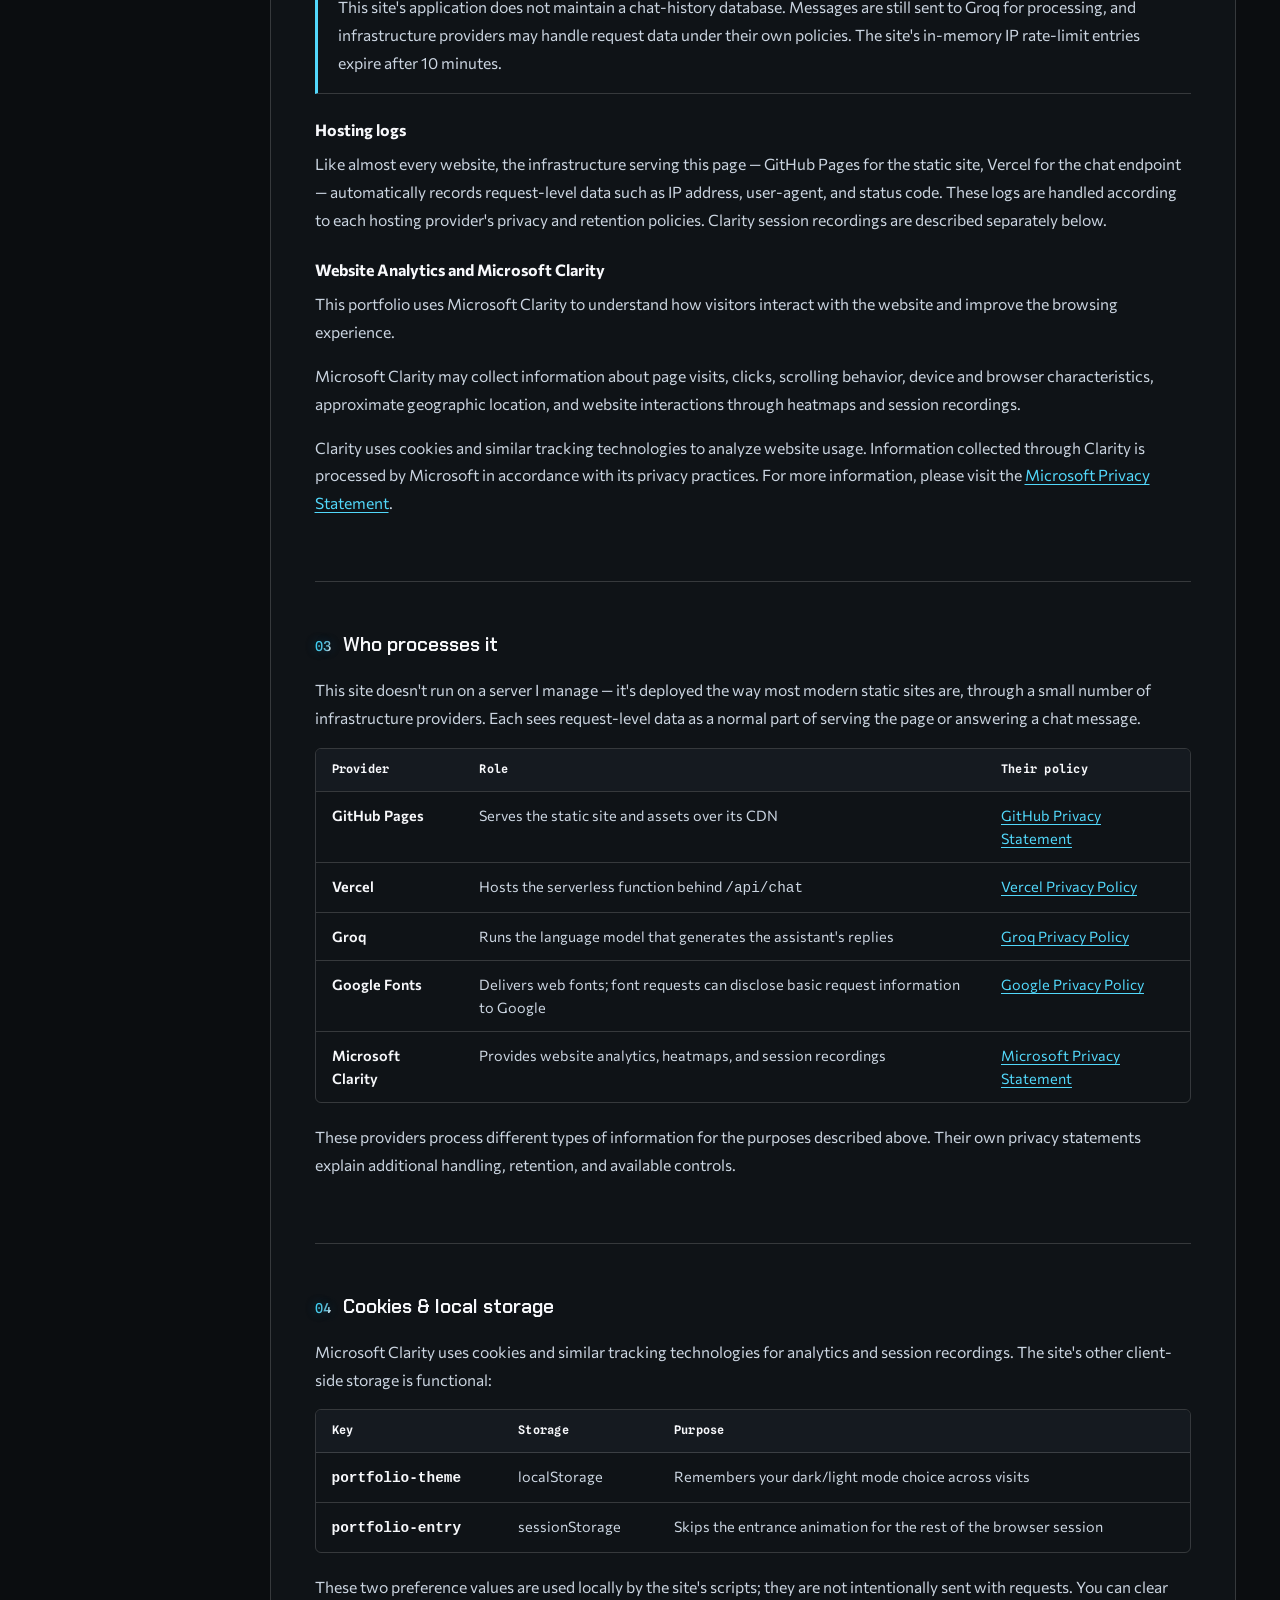
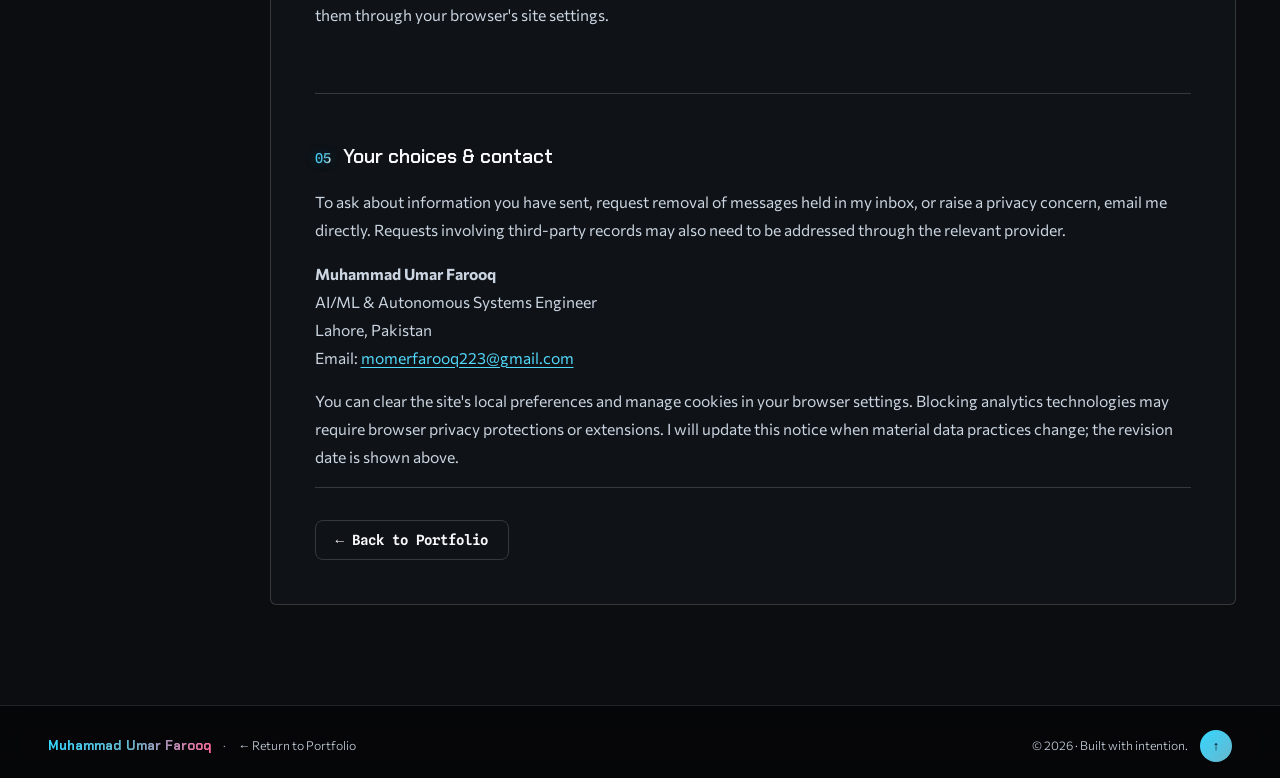
<file: privacy.html>
<!DOCTYPE html>
<html lang="en">

<head>
  <meta charset="UTF-8" />
  <meta name="viewport" content="width=device-width, initial-scale=1.0" />
  <title>Privacy & Data Notice | Muhammad Umar Farooq</title>
  <meta name="description"
    content="Privacy and data transparency notice for Muhammad Umar Farooq's AI engineering portfolio, detailing how contact inquiries and Groq AI chatbot queries are handled." />
  <link rel="canonical" href="https://omerfarooq223.github.io/privacy.html" />
  <meta property="og:title" content="Privacy & Data Notice | Muhammad Umar Farooq" />
  <meta property="og:description"
    content="Transparent explanation of data practices, AI assistant processing, and privacy on Muhammad Umar Farooq's AI portfolio." />
  <meta property="og:type" content="website" />
  <meta property="og:url" content="https://omerfarooq223.github.io/privacy.html" />
  <meta property="og:image" content="https://omerfarooq223.github.io/assets/og-image.jpg?v=20260910" />
  <meta property="og:image:secure_url" content="https://omerfarooq223.github.io/assets/og-image.jpg?v=20260910" />
  <meta property="og:image:type" content="image/jpeg" />
  <meta property="og:image:width" content="1200" />
  <meta property="og:image:height" content="630" />
  <meta name="twitter:card" content="summary_large_image" />
  <meta name="twitter:title" content="Privacy & Data Notice | Muhammad Umar Farooq" />
  <meta name="twitter:description"
    content="Transparent explanation of data practices, AI assistant processing, and privacy on Muhammad Umar Farooq's AI portfolio." />
  <meta name="twitter:image" content="https://omerfarooq223.github.io/assets/og-image.jpg?v=20260910" />
  <link rel="icon" href="assets/favicon.svg" type="image/svg+xml" />
  <link rel="apple-touch-icon" href="assets/favicon.svg" />
  <script>
    (function () {
      try {
        const storedTheme = localStorage.getItem('portfolio-theme');
        document.documentElement.dataset.theme = storedTheme === 'light' ? 'light' : 'dark';
      } catch (e) { }
    })();
  </script>
  <link rel="preconnect" href="https://fonts.googleapis.com" />
  <link rel="preconnect" href="https://fonts.gstatic.com" crossorigin />
  <link
    href="https://fonts.googleapis.com/css2?family=Commissioner:wght@300..900&amp;family=Chakra+Petch:wght@400;500;600;700&amp;family=Unbounded:wght@400..900&amp;family=Spline+Sans+Mono:wght@400..700&amp;display=swap"
    rel="stylesheet" />
  <link rel="stylesheet" href="css/base.css?v=20261018-name-font" />
  <link rel="stylesheet" href="css/navigation.css?v=20261029-mobile-audit" />
  <link rel="stylesheet" href="css/responsive.css?v=20261029-mobile-audit" />
  <link rel="stylesheet" href="css/overrides.css?v=20261018-name-font" />
  <style>
    /* Page-scoped color tokens keep the notice readable in either site theme. */
    body.legal-page {
      --legal-accent: #52d8fb;
      --legal-text: #f7f8fb;
      --legal-copy: #cbd5e1;
      --legal-muted: #9aaabb;
      --legal-surface: #0f1317;
      --legal-sidebar: #11151a;
      --legal-table-head: #151a20;
      --legal-border: rgba(255, 255, 255, 0.16);
      --legal-active-bg: rgba(82, 216, 251, 0.10);
      min-height: 100vh;
      min-height: 100dvh;
      display: flex;
      flex-direction: column;
      background: #0b0d10 !important;
      color: var(--legal-text);
      color-scheme: dark;
    }

    html[data-theme="light"] body.legal-page {
      --legal-accent: #006782;
      --legal-text: #0f172a;
      --legal-copy: #334155;
      --legal-muted: #475569;
      --legal-surface: #ffffff;
      --legal-sidebar: #ffffff;
      --legal-table-head: #eef3f8;
      --legal-border: rgba(15, 23, 42, 0.19);
      --legal-active-bg: rgba(0, 103, 130, 0.09);
      background: #f8fafc !important;
      color-scheme: light;
    }

    .legal-page *,
    .legal-page *::before,
    .legal-page *::after {
      box-sizing: border-box;
    }

    .legal-container {
      flex: 1 0 auto;
      max-width: 1240px;
      width: 100%;
      min-width: 0;
      margin: 0 auto;
      padding: clamp(112px, 11vw, 160px) 24px 72px;
      position: relative;
      z-index: 2;
    }

    .legal-header {
      margin-bottom: 36px;
    }

    .legal-badge {
      display: inline-flex;
      align-items: center;
      gap: 8px;
      padding: 6px 14px;
      margin-bottom: 16px;
      border: 1px solid var(--legal-border);
      border-radius: 999px;
      background: transparent;
      color: var(--legal-accent);
      font: 500 0.78rem var(--font-mono);
      letter-spacing: 0.02em;
    }

    .legal-page h1,
    .legal-page h2,
    .legal-page h3 {
      background: none !important;
      color: var(--legal-text) !important;
      background-clip: border-box !important;
      -webkit-background-clip: border-box !important;
      -webkit-text-fill-color: currentColor !important;
      text-shadow: none !important;
    }

    .legal-title {
      margin: 0 0 12px;
      font: 700 clamp(1.85rem, 4vw, 2.8rem)/1.24 var(--font-display);
      overflow-wrap: break-word;
    }

    .legal-meta {
      max-width: 65ch;
      margin: 0;
      color: var(--legal-muted);
      font: 400 0.85rem/1.7 var(--font-mono);
    }

    /* Give the document the lion's share of the width on larger screens. */
    .legal-layout {
      display: grid;
      grid-template-columns: clamp(172px, 16.5vw, 202px) minmax(0, 1fr);
      column-gap: 24px;
      align-items: stretch;
      position: relative;
    }

    /* The sidebar reserves its column while the navigation is viewport-pinned. */
    .legal-sidebar {
      position: relative;
      align-self: stretch;
      min-width: 0;
    }

    .legal-toc {
      position: sticky; /* No-JavaScript fallback */
      top: 110px;
      align-self: start;
      display: block !important;
      width: 100%;
      min-width: 0;
      max-height: calc(100vh - 135px);
      max-height: calc(100dvh - 135px);
      overflow-y: auto;
      overscroll-behavior: contain;
      margin: 0;
      padding: 18px 12px 18px 14px;
      border: 1px solid var(--legal-border);
      border-radius: 6px;
      background: var(--legal-sidebar);
    }

    /* Fixed positioning avoids a common sticky failure caused by site-level
       overflow rules; the .legal-sidebar keeps the grid from shifting. */
    html.has-legal-toc-js .legal-toc { position: relative; top: auto; }
    html.has-legal-toc-js .legal-toc.is-fixed {
      position: fixed;
      top: var(--legal-toc-top, 110px);
      z-index: 30;
      max-height: calc(100dvh - var(--legal-toc-top, 110px) - 18px);
    }
    html.has-legal-toc-js .legal-toc.is-ended {
      position: absolute;
      top: auto;
      bottom: 0;
      left: 0;
      width: 100%;
    }

    .legal-toc-title {
      display: block;
      margin: 0 0 12px 6px;
      color: var(--legal-muted);
      font: 500 0.68rem var(--font-mono);
      letter-spacing: 0.08em;
      text-transform: uppercase;
    }

    .legal-toc-links { min-width: 0; }

    .legal-toc a {
      display: block !important;
      width: 100%;
      padding: 10px 10px;
      border-left: 2px solid var(--legal-border);
      border-radius: 0 4px 4px 0;
      background: transparent;
      color: var(--legal-copy);
      font: 400 0.76rem/1.5 var(--font-mono);
      text-decoration: none;
      transition: border-color 0.15s ease, color 0.15s ease, background-color 0.15s ease;
      overflow-wrap: anywhere;
    }

    .legal-toc a[aria-current="location"],
    .legal-toc a:hover,
    .legal-toc a:focus-visible {
      border-color: var(--legal-accent);
      color: var(--legal-accent);
    }

    .legal-toc a[aria-current="location"] {
      background: var(--legal-active-bg);
      font-weight: 600;
    }

    .legal-toc a:focus-visible {
      outline: 2px solid var(--legal-accent);
      outline-offset: -2px;
    }

    .legal-card {
      min-width: 0;
      margin: 0 0 28px;
      padding: clamp(24px, 3.4vw, 44px);
      border: 1px solid var(--legal-border);
      border-radius: 6px;
      background: var(--legal-surface);
      box-shadow: none;
      backdrop-filter: none;
      -webkit-backdrop-filter: none;
    }

    .legal-section {
      margin: 0 0 48px;
      padding: 0 0 48px;
      border-bottom: 1px solid var(--legal-border);
      scroll-margin-top: 128px;
    }

    .legal-section:last-of-type {
      margin-bottom: 0;
      padding-bottom: 0;
      border-bottom: 0;
    }

    .legal-section h2 {
      display: flex;
      align-items: baseline;
      flex-wrap: wrap;
      gap: 12px;
      margin: 0 0 16px;
      font: 600 clamp(1rem, 2vw, 1.2rem)/1.55 var(--font-display);
    }

    .legal-index {
      flex-shrink: 0;
      color: var(--legal-accent);
      font: 500 0.85rem var(--font-mono);
      -webkit-text-fill-color: currentColor;
    }

    .legal-section p,
    .legal-section li,
    .legal-section address {
      margin: 0 0 16px;
      color: var(--legal-copy);
      font: 400 0.98rem/1.78 var(--font-body);
      overflow-wrap: anywhere;
    }

    .legal-section ul {
      margin: 0 0 16px;
      padding-left: 20px;
    }

    .legal-section a {
      color: var(--legal-accent);
      text-decoration: underline;
      text-underline-offset: 3px;
      overflow-wrap: anywhere;
    }

    .legal-section h3.legal-subhead {
      margin: 24px 0 8px;
      font: 700 1rem/1.5 var(--font-body);
    }

    .legal-highlight-box {
      margin: 18px 0;
      padding: 16px 20px;
      border-top: 1px solid var(--legal-border);
      border-bottom: 1px solid var(--legal-border);
      border-left: 3px solid var(--legal-accent);
      background: transparent;
    }

    .legal-highlight-box p {
      margin-bottom: 0;
    }

    .legal-table-scroll {
      max-width: 100%;
      overflow-x: auto;
      margin: 8px 0 20px;
      border: 1px solid var(--legal-border);
      border-radius: 6px;
      scrollbar-width: thin;
    }

    .legal-table {
      width: 100%;
      min-width: 680px;
      border-collapse: collapse;
      font-size: 0.9rem;
    }

    .legal-table th,
    .legal-table td {
      padding: 12px 16px;
      border-bottom: 1px solid var(--legal-border);
      color: var(--legal-copy);
      font-size: 0.9rem;
      font-weight: 400;
      line-height: 1.6;
      text-align: left;
      vertical-align: top;
      overflow-wrap: break-word;
    }

    .legal-table thead th:first-child,
    .legal-table tbody th[scope="row"] {
      min-width: 140px;
      word-break: normal;
    }

    .legal-table thead th {
      background: var(--legal-table-head);
      color: var(--legal-text);
      font: 600 0.74rem/1.5 var(--font-mono);
      letter-spacing: 0.02em;
    }

    .legal-table tbody th[scope="row"] {
      color: var(--legal-text);
      font-weight: 600;
    }

    .legal-table tbody tr:last-child th,
    .legal-table tbody tr:last-child td {
      border-bottom: 0;
    }

    .legal-visually-hidden {
      position: absolute;
      width: 1px;
      height: 1px;
      padding: 0;
      margin: -1px;
      overflow: hidden;
      clip: rect(0, 0, 0, 0);
      white-space: nowrap;
      border: 0;
    }

    .legal-page a:focus-visible,
    .legal-page button:focus-visible,
    .legal-table-scroll:focus-visible {
      outline: 3px solid var(--legal-accent);
      outline-offset: 3px;
    }

    .legal-actions {
      margin-top: 8px;
      padding-top: 24px;
      border-top: 1px solid var(--legal-border);
    }

    .legal-back-btn {
      display: inline-flex;
      align-items: center;
      gap: 8px;
      margin-top: 8px;
      padding: 10px 20px;
      border: 1px solid var(--legal-border);
      border-radius: 8px;
      background: transparent;
      color: var(--legal-text);
      font: 600 0.88rem var(--font-mono);
      text-decoration: none;
      transition: border-color 0.2s ease, color 0.2s ease;
    }

    .legal-back-btn:hover,
    .legal-back-btn:focus-visible {
      border-color: var(--legal-accent);
      color: var(--legal-accent);
    }

    /* At narrower widths, keep a compact one-line table of contents pinned
       beneath the site's navigation instead of stealing article width. */
    @media (max-width: 760px) {
      .legal-layout {
        grid-template-columns: minmax(0, 1fr);
        gap: 18px;
      }

      .legal-sidebar {
        align-self: auto;
      }

      .legal-toc {
        position: sticky;
        top: 76px;
        display: flex !important;
        align-items: center;
        gap: 10px;
        width: 100%;
        max-height: none;
        padding: 9px 12px;
        overflow: hidden;
        box-shadow: 0 8px 24px rgba(0, 0, 0, 0.10);
      }

      .legal-toc-title {
        flex: 0 0 auto;
        margin: 0;
        font-size: 0.66rem;
        white-space: nowrap;
      }

      .legal-toc-links {
        display: flex;
        flex: 1 1 0;
        min-width: 0;
        overflow-x: auto;
        overscroll-behavior-x: contain;
        scrollbar-width: none;
      }

      .legal-toc-links::-webkit-scrollbar { display: none; }

      .legal-toc a {
        flex: 0 0 auto;
        width: auto;
        padding: 8px 10px;
        border-left: 0;
        border-bottom: 2px solid transparent;
        border-radius: 4px 4px 0 0;
        font-size: 0.74rem;
        white-space: nowrap;
        overflow-wrap: normal;
      }

      .legal-toc a[aria-current="location"],
      .legal-toc a:hover,
      .legal-toc a:focus-visible {
        border-bottom-color: var(--legal-accent);
      }
    }

    @media (max-width: 540px) {
      .legal-container {
        padding: 104px 16px 48px;
      }

      .legal-header {
        margin-bottom: 26px;
      }

      .legal-card {
        padding: 22px 16px;
      }

      .legal-section {
        margin-bottom: 32px;
        padding-bottom: 32px;
        scroll-margin-top: 90px;
      }

      .legal-section h2 {
        gap: 8px;
      }

      .legal-section p,
      .legal-section li,
      .legal-section address {
        font-size: 0.94rem;
      }

      .legal-toc {
        padding: 8px 9px;
        gap: 8px;
      }

      .legal-toc-title { font-size: 0.59rem; }
      .legal-toc a { font-size: 0.71rem; padding: 8px 9px; }
    }

    @media (prefers-reduced-motion: reduce) {
      .legal-page *,
      .legal-page *::before,
      .legal-page *::after {
        scroll-behavior: auto !important;
        transition-duration: 0.01ms !important;
        animation-duration: 0.01ms !important;
      }
    }

    @media print {
      @page { margin: 16mm; }

      #nav,
      .mob,
      footer,
      .legal-toc,
      .legal-back-btn,
      .skip-to-content {
        display: none !important;
      }

      html,
      body.legal-page,
      html[data-theme="light"] body.legal-page,
      html[data-theme="dark"] body.legal-page {
        background: #fff !important;
        color: #000 !important;
        color-scheme: light;
      }

      .legal-container {
        display: block;
        max-width: 100%;
        padding: 0;
      }

      .legal-layout {
        display: block;
      }

      .legal-sidebar { display: none !important; }

      .legal-header {
        margin-bottom: 16px;
      }

      .legal-card,
      .legal-table thead th,
      .legal-toc,
      .legal-highlight-box {
        background: #fff !important;
        box-shadow: none !important;
      }

      .legal-card {
        border: 0;
        padding: 0;
      }

      .legal-badge,
      .legal-title,
      .legal-meta,
      .legal-index,
      .legal-section h2,
      .legal-section h3,
      .legal-section p,
      .legal-section li,
      .legal-section address,
      .legal-table th,
      .legal-table td,
      .legal-section a {
        color: #000 !important;
        -webkit-text-fill-color: #000 !important;
      }

      .legal-section,
      .legal-table-scroll,
      .legal-table th,
      .legal-table td {
        border-color: #b8b8b8 !important;
      }

      .legal-section {
        margin-bottom: 22px;
        padding-bottom: 22px;
      }

      .legal-section h2,
      .legal-section h3,
      .legal-table tr {
        break-inside: avoid;
      }

      .legal-table-scroll {
        overflow: visible;
      }

      .legal-table {
        min-width: 0;
        table-layout: fixed;
        font-size: 9pt;
      }

      .legal-table th,
      .legal-table td {
        padding: 6px;
        font-size: 9pt;
        overflow-wrap: anywhere;
      }

      .legal-section a::after {
        content: none !important;
      }
    }
  </style>
  <script type="text/javascript">
    (function(c,l,a,r,i,t,y){
        c[a]=c[a]||function(){(c[a].q=c[a].q||[]).push(arguments)};
        t=l.createElement(r);t.async=1;t.src="https://www.clarity.ms/tag/"+i;
        y=l.getElementsByTagName(r)[0];y.parentNode.insertBefore(t,y);
    })(window, document, "clarity", "script", "yzndnh4pa8");
  </script>
</head>

<body class="legal-page">
  <a href="#main-content" class="skip-to-content">Skip to content</a>

  <nav id="nav" aria-label="Primary navigation">
    <a class="nav-logo" href="index.html">MUF<span class="dot">.</span></a>
    <ul class="nav-links">
      <li><a href="index.html#about">About</a></li>
      <li><a href="index.html#education">Education</a></li>
      <li><a href="index.html#achievements">Achievements</a></li>
      <li><a href="index.html#certificates">Certificates</a></li>
      <li><a href="index.html#experience">Experience</a></li>
      <li class="nav-dropdown" id="navProjectsDropdown">
        <a href="index.html#projects" id="projectsTrigger" aria-haspopup="true" aria-expanded="false"
          aria-controls="projectsMenu">Projects</a>
        <div class="nav-dropdown-menu" id="projectsMenu" role="menu" aria-label="Projects Menu">
          <a href="index.html#projects" class="dropdown-item" role="menuitem">
            <div class="dd-item-icon">
              <svg width="15" height="15" viewBox="0 0 24 24" fill="none" stroke="currentColor" stroke-width="2"
                stroke-linecap="round" stroke-linejoin="round" aria-hidden="true">
                <polygon
                  points="12 2 15.09 8.26 22 9.27 17 14.14 18.18 21.02 12 17.77 5.82 21.02 7 14.14 2 9.27 8.91 8.26 12 2" />
              </svg>
            </div>
            <div class="dd-item-text">
              <span class="dd-title">Featured Projects</span>
              <span class="dd-desc">Explore flagship autonomous &amp; AI systems</span>
            </div>
          </a>
          <div class="dropdown-divider" role="separator" aria-hidden="true"></div>
          <a href="all-projects.html" class="dropdown-item" role="menuitem">
            <div class="dd-item-icon">
              <svg width="15" height="15" viewBox="0 0 24 24" fill="none" stroke="currentColor" stroke-width="2"
                stroke-linecap="round" stroke-linejoin="round" aria-hidden="true">
                <rect x="3" y="3" width="7" height="7" />
                <rect x="14" y="3" width="7" height="7" />
                <rect x="14" y="14" width="7" height="7" />
                <rect x="3" y="14" width="7" height="7" />
              </svg>
            </div>
            <div class="dd-item-text">
              <span class="dd-title">All Projects Archive <span class="dd-arrow" aria-hidden="true">→</span></span>
              <span class="dd-desc">Full interactive index with search &amp; filters</span>
            </div>
          </a>
        </div>
      </li>
      <li><a href="index.html#skills">Skills</a></li>
      <li><a href="index.html#contact">Contact</a></li>
    </ul>
    <button id="themeToggle" type="button" aria-label="Toggle theme" aria-pressed="false">
      <span id="themeLabel">Dark</span>
    </button>
    <button class="ham" id="ham" type="button" aria-label="Toggle navigation menu" aria-expanded="false"
      aria-controls="mob">
      <span></span><span></span><span></span>
    </button>
  </nav>

  <nav class="mob" id="mob" aria-label="Mobile navigation">
    <a href="index.html#about">About</a>
    <a href="index.html#education">Education</a>
    <a href="index.html#achievements">Achievements</a>
    <a href="index.html#certificates">Certificates</a>
    <a href="index.html#experience">Experience</a>
    <a href="index.html#projects">Featured Projects</a>
    <a href="all-projects.html" style="color: var(--cyan); font-size: 1.5rem;">All Projects Archive →</a>
    <a href="index.html#skills">Skills</a>
    <a href="index.html#contact">Contact</a>
  </nav>

  <main id="main-content" class="legal-container">
    <header class="legal-header">
      <div class="legal-badge">Privacy &amp; Data Practices</div>
      <h1 class="legal-title">Privacy &amp; Data Notice</h1>
      <p class="legal-meta">Effective September 2026 · Last updated October 18, 2026</p>
    </header>

    <div class="legal-layout">
      <aside class="legal-sidebar" aria-label="Page contents">
        <div class="legal-toc" role="navigation" aria-label="Sections in this notice">
          <span class="legal-toc-title">On this page</span>
          <div class="legal-toc-links">
            <a href="#overview" aria-current="location">Overview</a>
            <a href="#data">What's collected</a>
            <a href="#processors">Who processes it</a>
            <a href="#storage">Cookies &amp; storage</a>
            <a href="#choices">Your choices</a>
          </div>
        </div>
      </aside>

      <article class="legal-card">
      <section class="legal-section" id="overview" aria-labelledby="overview-heading">
        <h2 id="overview-heading"><span class="legal-index" aria-hidden="true">01</span>Overview &amp; scope</h2>
        <p>
          This notice covers what happens to your information when you browse this portfolio, email me,
          or talk to the AI assistant embedded on the site. It applies only to <code>omerfarooq223.github.io</code> —
          not to the GitHub repositories, live project demos, or social profiles it links out to.
        </p>
        <p>
          I built and run this site myself; there's no company or marketing team behind it. I don't run behavioral
          advertising, and I don't sell or rent personal data. This site does use Microsoft Clarity for website analytics and
          session recordings, as described below.
        </p>
      </section>

      <section class="legal-section" id="data" aria-labelledby="data-heading">
        <h2 id="data-heading"><span class="legal-index" aria-hidden="true">02</span>What information is collected</h2>

        <div class="legal-table-scroll" role="region" tabindex="0" aria-label="Information collected from visitors; scroll horizontally to view all columns">
          <table class="legal-table">
            <caption class="legal-visually-hidden">Information collected from visitors</caption>
            <thead>
              <tr>
                <th scope="col">Source</th>
                <th scope="col">What's collected</th>
                <th scope="col">Why</th>
                <th scope="col">Retention</th>
              </tr>
            </thead>
            <tbody>
              <tr>
                <th scope="row">Email</th>
                <td>Email address, name (if provided), message content</td>
                <td>Replying to your inquiry</td>
                <td>Kept in my inbox as needed to handle the inquiry; removal can be requested</td>
              </tr>
              <tr>
                <th scope="row">AI assistant</th>
                <td>Your message text and IP address</td>
                <td>Generating a relevant answer; blocking abuse</td>
                <td>No application chat database; IP rate-limit entries expire after 10 minutes. Providers follow their own policies</td>
              </tr>
              <tr>
                <th scope="row">Hosting logs</th>
                <td>IP address, user-agent, timestamp, status code</td>
                <td>Keeping the site online and secure</td>
                <td>Set by GitHub Pages' and Vercel's own infrastructure — see below</td>
              </tr>
              <tr>
                <th scope="row">Google Fonts</th>
                <td>Request details, such as IP address and browser information, when font files are requested</td>
                <td>Delivering the site's typography</td>
                <td>Handled by Google under its policies</td>
              </tr>
              <tr>
                <th scope="row">Microsoft Clarity</th>
                <td>Page visits, clicks, scrolling behavior, device and browser characteristics, approximate geographic location, and website interactions</td>
                <td>Understanding website usage through heatmaps and session recordings and improving the browsing experience</td>
                <td>Processed by Microsoft under its privacy practices</td>
              </tr>
            </tbody>
          </table>
        </div>

        <h3 class="legal-subhead">Email</h3>
        <p>
          When you write to <a href="mailto:momerfarooq223@gmail.com">momerfarooq223@gmail.com</a>, I use what you
          send strictly to respond — whether that's about an internship, a freelance project, or
          a general question. It's never added to a mailing list.
        </p>

        <h3 class="legal-subhead">AI assistant</h3>
        <p>
          The chatbot on this site calls a backend endpoint (<code>/api/chat</code>) that forwards your message to
          Groq's inference API and streams the reply back. A temporary, in-memory rate limiter records the requesting
          IP address to prevent denial-of-service abuse.
        </p>
        <div class="legal-highlight-box">
          <p>
            This site's application does not maintain a chat-history database. Messages are still sent to Groq
            for processing, and infrastructure providers may handle request data under their own policies. The site's
            in-memory IP rate-limit entries expire after 10 minutes.
          </p>
        </div>

        <h3 class="legal-subhead">Hosting logs</h3>
        <p>
          Like almost every website, the infrastructure serving this page — GitHub Pages for the static site, Vercel
          for the chat endpoint — automatically records request-level data such as IP address, user-agent, and status
          code. These logs are handled according to each hosting provider's privacy and retention policies.
          Clarity session recordings are described separately below.
        </p>

        <h3 class="legal-subhead">Website Analytics and Microsoft Clarity</h3>
        <p>
          This portfolio uses Microsoft Clarity to understand how visitors interact with the website and improve the
          browsing experience.
        </p>
        <p>
          Microsoft Clarity may collect information about page visits, clicks, scrolling behavior, device and browser
          characteristics, approximate geographic location, and website interactions through heatmaps and session
          recordings.
        </p>
        <p>
          Clarity uses cookies and similar tracking technologies to analyze website usage. Information collected
          through Clarity is processed by Microsoft in accordance with its privacy practices. For more information,
          please visit the <a href="https://privacy.microsoft.com/en-us/privacystatement" target="_blank"
            rel="noopener noreferrer">Microsoft Privacy Statement</a>.
        </p>
      </section>

      <section class="legal-section" id="processors" aria-labelledby="processors-heading">
        <h2 id="processors-heading"><span class="legal-index" aria-hidden="true">03</span>Who processes it</h2>
        <p>
          This site doesn't run on a server I manage — it's deployed the way most modern static sites are, through a
          small number of infrastructure providers. Each sees request-level data as a normal part of serving the page
          or answering a chat message.
        </p>

        <div class="legal-table-scroll" role="region" tabindex="0" aria-label="Service providers and their roles; scroll horizontally to view all columns">
          <table class="legal-table">
            <caption class="legal-visually-hidden">Service providers and their roles</caption>
            <thead>
              <tr>
                <th scope="col">Provider</th>
                <th scope="col">Role</th>
                <th scope="col">Their policy</th>
              </tr>
            </thead>
            <tbody>
              <tr>
                <th scope="row">GitHub Pages</th>
                <td>Serves the static site and assets over its CDN</td>
                <td><a href="https://docs.github.com/en/site-policy/privacy-policies/github-privacy-statement"
                    target="_blank" rel="noopener noreferrer">GitHub Privacy Statement</a></td>
              </tr>
              <tr>
                <th scope="row">Vercel</th>
                <td>Hosts the serverless function behind <code>/api/chat</code></td>
                <td><a href="https://vercel.com/legal/privacy-policy" target="_blank" rel="noopener noreferrer">Vercel Privacy
                    Policy</a></td>
              </tr>
              <tr>
                <th scope="row">Groq</th>
                <td>Runs the language model that generates the assistant's replies</td>
                <td><a href="https://groq.com/privacy-policy" target="_blank" rel="noopener noreferrer">Groq Privacy Policy</a>
                </td>
              </tr>
              <tr>
                <th scope="row">Google Fonts</th>
                <td>Delivers web fonts; font requests can disclose basic request information to Google</td>
                <td><a href="https://policies.google.com/privacy" target="_blank"
                    rel="noopener noreferrer">Google Privacy Policy</a></td>
              </tr>
              <tr>
                <th scope="row">Microsoft Clarity</th>
                <td>Provides website analytics, heatmaps, and session recordings</td>
                <td><a href="https://privacy.microsoft.com/en-us/privacystatement" target="_blank"
                    rel="noopener noreferrer">Microsoft Privacy Statement</a></td>
              </tr>
            </tbody>
          </table>
        </div>

        <p>
          These providers process different types of information for the purposes described above.
          Their own privacy statements explain additional handling, retention, and available controls.
        </p>
      </section>

      <section class="legal-section" id="storage" aria-labelledby="storage-heading">
        <h2 id="storage-heading"><span class="legal-index" aria-hidden="true">04</span>Cookies &amp; local storage</h2>
        <p>
          Microsoft Clarity uses cookies and similar tracking technologies for analytics and session recordings. The
          site's other client-side storage is functional:
        </p>

        <div class="legal-table-scroll" role="region" tabindex="0" aria-label="Browser storage used by the site; scroll horizontally to view all columns">
          <table class="legal-table">
            <caption class="legal-visually-hidden">Browser storage used by the site</caption>
            <thead>
              <tr>
                <th scope="col">Key</th>
                <th scope="col">Storage</th>
                <th scope="col">Purpose</th>
              </tr>
            </thead>
            <tbody>
              <tr>
                <th scope="row"><code>portfolio-theme</code></th>
                <td>localStorage</td>
                <td>Remembers your dark/light mode choice across visits</td>
              </tr>
              <tr>
                <th scope="row"><code>portfolio-entry</code></th>
                <td>sessionStorage</td>
                <td>Skips the entrance animation for the rest of the browser session</td>
              </tr>
            </tbody>
          </table>
        </div>

        <p>
          These two preference values are used locally by the site's scripts; they are not intentionally
          sent with requests. You can clear them through your browser's site settings.
        </p>
      </section>

      <section class="legal-section" id="choices" aria-labelledby="choices-heading">
        <h2 id="choices-heading"><span class="legal-index" aria-hidden="true">05</span>Your choices &amp; contact</h2>
        <p>
          To ask about information you have sent, request removal of messages held in my inbox, or raise a
          privacy concern, email me directly. Requests involving third-party records may also need to be addressed
          through the relevant provider.
        </p>
        <p>
          <strong>Muhammad Umar Farooq</strong><br>
          AI/ML &amp; Autonomous Systems Engineer<br>
          Lahore, Pakistan<br>
          Email: <a href="mailto:momerfarooq223@gmail.com">momerfarooq223@gmail.com</a>
        </p>
        <p>
          You can clear the site's local preferences and manage cookies in your browser settings. Blocking
          analytics technologies may require browser privacy protections or extensions. I will update this notice
          when material data practices change; the revision date is shown above.
        </p>
      </section>

      <div class="legal-actions">
        <a href="index.html" class="legal-back-btn">← Back to Portfolio</a>
      </div>
      </article>
    </div>
  </main>

  <footer>
    <div class="footer-brand">
      <span class="fg">Muhammad Umar Farooq</span>
      <span class="footer-sep" aria-hidden="true">·</span>
      <a href="index.html" class="footer-privacy-link">← Return to Portfolio</a>
    </div>
    <div class="footer-meta">
      <span>&copy; <span class="dyn-year">2026</span> · Built with intention.</span>
      <button id="btt" type="button" aria-label="Back to top">↑</button>
    </div>
  </footer>

  <script src="js/main.js?v=20261002-projects"></script>
  <script src="js/chatbot-widget.js?v=20261029-mobile-audit"></script>
  <script>
    (() => {
      const layout = document.querySelector('.legal-layout');
      const sidebar = document.querySelector('.legal-sidebar');
      const toc = document.querySelector('.legal-toc');
      const tocLinks = document.querySelector('.legal-toc-links');
      const links = Array.from(toc.querySelectorAll('a[href^="#"]'));
      const sections = links.map((link) => document.getElementById(link.hash.slice(1))).filter(Boolean);
      if (!layout || !sidebar || !sections.length) return;

      // Desktop supports native sticky without JavaScript. Scripted pinning
      // also supports mobile and site-level overflow rules that break sticky.
      document.documentElement.classList.add('has-legal-toc-js');
      let scheduled = false;
      let activeId = '';

      const isCompact = () => window.matchMedia('(max-width: 760px)').matches;
      const getPinTop = () => {
        const header = document.getElementById('nav');
        const bottom = header ? header.getBoundingClientRect().bottom : 0;
        // Support both fixed and scrolling site headers without overlapping them.
        return Math.max(14, Math.min(150, Math.ceil(bottom + 12)));
      };

      const setActiveSection = (id) => {
        if (activeId === id) return;
        activeId = id;
        const activeLink = links.find((link) => link.hash === `#${id}`);
        for (const link of links) {
          if (link === activeLink) link.setAttribute('aria-current', 'location');
          else link.removeAttribute('aria-current');
        }
        // Only scroll the horizontal tab strip, never the page itself.
        if (isCompact() && activeLink) {
          const linkRect = activeLink.getBoundingClientRect();
          const stripRect = tocLinks.getBoundingClientRect();
          if (linkRect.left < stripRect.left || linkRect.right > stripRect.right) {
            tocLinks.scrollLeft += linkRect.left - stripRect.left - 12;
          }
        }
      };

      const update = () => {
        scheduled = false;
        const top = getPinTop();
        document.documentElement.style.setProperty('--legal-toc-top', `${top}px`);
        const compact = isCompact();
        const layoutRect = layout.getBoundingClientRect();
        const sidebarRect = sidebar.getBoundingClientRect();

        // Reserve space so pinning/unpinning never makes the article jump.
        sidebar.style.minHeight = `${toc.offsetHeight}px`;

        const canPin = sidebarRect.top <= top &&
          layoutRect.bottom > top + toc.offsetHeight + 12;
        const reachedEnd = !compact && sidebarRect.bottom <= top + toc.offsetHeight;
        toc.classList.toggle('is-fixed', canPin && !reachedEnd);
        toc.classList.toggle('is-ended', reachedEnd);
        if (canPin && !reachedEnd) {
          toc.style.left = `${sidebarRect.left}px`;
          toc.style.width = `${sidebarRect.width}px`;
        } else {
          toc.style.removeProperty('left');
          toc.style.removeProperty('width');
        }

        const readingLine = top + (compact ? toc.offsetHeight + 28 : 46);
        let current = sections[0];
        for (const section of sections) {
          if (section.getBoundingClientRect().top <= readingLine) current = section;
        }
        if (window.scrollY + window.innerHeight >= document.documentElement.scrollHeight - 3) {
          current = sections[sections.length - 1];
        }
        setActiveSection(current.id);

        // Hash links shouldn't end up hidden under the fixed header + toc.
        const offset = top + (compact ? toc.offsetHeight + 22 : 24);
        sections.forEach((section) => {
          section.style.scrollMarginTop = `${offset}px`;
        });
      };

      const scheduleUpdate = () => {
        if (scheduled) return;
        scheduled = true;
        requestAnimationFrame(update);
      };

      window.addEventListener('scroll', scheduleUpdate, { passive: true });
      window.addEventListener('resize', scheduleUpdate);
      window.addEventListener('hashchange', scheduleUpdate);
      window.addEventListener('load', scheduleUpdate);
      scheduleUpdate();
    })();
  </script>
</body>

</html>
</file>
<file: css/base.css>
:root {
      /* Shared typography: expressive humanist sans + restrained technical labels. */
      --font-body: 'Commissioner', 'Segoe UI', sans-serif;
      --font-display: 'Chakra Petch', 'Segoe UI', sans-serif;
      --font-hero: 'Unbounded', 'Segoe UI', sans-serif;
      --heading-tracking: .025em;
      --font-mono: 'Spline Sans Mono', 'Consolas', monospace;
      --bg: #07080f;
      --surface: #0c0d18;
      --cyan: #00e5ff;
      --steel-blue: #68b6cd;
      --purple: #b6a0df;
      --pink: #f472b6;
      --amber: #fbbf24;
      --green: #34d399;
      --text: #f8fafc;
      --muted: #94a3b8;
      --muted2: #cbd5e1;
      --cw: 1292px;

      --beam: #00e5ff;
      --beam-fade: rgba(0, 229, 255, 0.15);

      --card: rgb(13, 14, 28);
      --border: rgba(255, 255, 255, 0.09);
      --cardGlow: rgba(0, 229, 255, 0.05);
      --cardGrad: linear-gradient(165deg, rgb(16, 18, 35) 0%, rgb(13, 14, 28) 45%);

      --navBg: rgba(7, 8, 15, .75);
      --mobBg: rgba(7, 8, 15, .97);
      --projCardGradA: rgba(18, 20, 38, .65);
      --projCardAfterLine: rgba(255, 255, 255, .12);
      --termBg: rgba(10, 11, 21, 0.65);
      --termTbBg: rgba(255, 255, 255, 0.03);

      --eduCardBorder: rgba(255, 255, 255, .09);
      --eduCardGradA: rgba(22, 24, 42, .6);
      --eduCardGradB: rgba(11, 12, 22, .65);
      --eduCardGradC: rgba(8, 9, 18, .7);
      --eduCardShadow: rgba(0, 0, 0, .38);
      --eduCardInset: rgba(255, 255, 255, .06);
      --eduCardHoverShadow: rgba(0, 0, 0, .45);
      --eduCardHoverInset: rgba(255, 255, 255, .08);
      --eduCardBeforeColor: rgba(160, 162, 190, .65);
      --eduYearLabel: rgba(136, 138, 170, .85);
      --eduNoteBorderTop: rgba(255, 255, 255, .05);

      --themeToggleBg: rgba(255, 255, 255, .04);
      --themeToggleBgHover: rgba(0, 229, 255, .07);

      --fs-body: 16px;
      --fs-body-lg: 1.08rem;
      --fs-section-title: clamp(1.75rem, 4vw, 2.95rem);
    }

/* ── STONE / AMBIENT PORTFOLIO DIRECTION ── */
body.portfolio-home {
  --bg: #07090c;
  background-color: #07090c;
  background-image:
    linear-gradient(180deg, rgba(3, 5, 8, .36), rgba(3, 5, 8, .72)),
    url('../assets/stone-surface.webp');
  background-size: cover, cover;
  background-position: center, center;
  background-attachment: fixed, fixed;
}

body.portfolio-home::before {
  content: '';
  position: fixed;
  inset: 0;
  z-index: -1;
  pointer-events: none;
  opacity: .25;
  background:
    linear-gradient(rgba(93, 210, 230, .035) 1px, transparent 1px),
    linear-gradient(90deg, rgba(93, 210, 230, .035) 1px, transparent 1px);
  background-size: 84px 84px;
  mask-image: linear-gradient(180deg, rgba(0,0,0,.8), transparent 72%);
}

body.portfolio-home::after {
  content: '';
  position: fixed;
  inset: 14px;
  z-index: -1;
  pointer-events: none;
  border: 1px solid rgba(126, 212, 226, .08);
}

html[data-theme="light"] body.portfolio-home {
  --bg: #f8fafc;
  --surface: #ffffff;
  background-color: #d9dee2;
  background-image:
    linear-gradient(180deg, rgba(229, 235, 238, .78), rgba(196, 205, 210, .82)),
    url('../assets/stone-surface.webp');
  color: #122027;
}

html[data-theme="light"] body.portfolio-home::before { opacity: .12; }
html[data-theme="light"] body.portfolio-home::after { border-color: rgba(19, 92, 108, .16); }

body.portfolio-home section.sec {
  background: linear-gradient(180deg, rgba(6, 10, 14, .76), rgba(5, 8, 12, .64));
  backdrop-filter: none;
  -webkit-backdrop-filter: none;
}

body.portfolio-home section.sec.surf {
  background: linear-gradient(180deg, rgba(5, 9, 13, .68), rgba(5, 8, 12, .54));
}

html[data-theme="light"] body.portfolio-home section.sec,
html[data-theme="light"] body.portfolio-home section.sec.surf {
  background: linear-gradient(180deg, rgba(241, 246, 248, .62), rgba(229, 235, 238, .54));
}

body.portfolio-home .hero {
  min-height: min(760px, 88vh);
  justify-content: center;
  padding-top: 132px;
  padding-bottom: 110px;
}

body.portfolio-home .hero-title {
  font-size: clamp(2.8rem, 7.4vw, 6.4rem);
  letter-spacing: var(--heading-tracking);
  text-wrap: balance;
  max-width: 1050px;
}

body.portfolio-home .hero-title .wd {
  text-shadow: 0 0 28px rgba(88, 207, 224, .14), 1px 0 rgba(255, 90, 170, .16), -1px 0 rgba(82, 221, 240, .16);
}

body.portfolio-home .hero-sub { max-width: min(78ch, 92vw); color: rgba(218, 229, 232, .70); text-wrap: balance; }
body.portfolio-home .hero-eyebrow { color: #83e9ef; }
body.portfolio-home .hero-badges .bdg { background-color: rgba(7, 13, 17, .36); backdrop-filter: blur(8px); }

body.portfolio-home .st {
  font-size: clamp(1.65rem, 3.5vw, 2.45rem);
  letter-spacing: var(--heading-tracking);
}

body.portfolio-home .sl { letter-spacing: .34em; color: rgba(149, 227, 236, .72) !important; }

@media (max-width: 700px) {
  body.portfolio-home .hero { min-height: 720px; padding: 108px 24px 76px; }
  body.portfolio-home .hero-title { font-size: clamp(2.55rem, 14vw, 4.5rem); }
  body.portfolio-home section.sec { background: rgba(5, 8, 11, .42) !important; }
}

    html[data-theme="light"] {
      --bg: #fdfbff;
      --surface: #f9fafb;

      --cyan: #0ea5e9;
      --steel-blue: #287d99;
      --purple: #7045a0;
      --pink: #ec4899;
      --amber: #f59e0b;
      --green: #10b981;

      --text: #020617;
      --muted: #334155;
      --muted2: #475569;

      --navBg: rgba(249, 250, 251, 0.92);
      --mobBg: rgba(249, 250, 251, 0.98);

      --projCardGradA: rgba(255, 255, 255, 0.98);
      --projCardAfterLine: rgba(148, 163, 184, 0.55);

      --termBg: rgba(255, 255, 255, 0.88);
      --termTbBg: rgba(15, 23, 42, 0.03);

      --eduCardBorder: rgba(148, 163, 184, 0.45);
      --eduCardGradA: rgba(255, 255, 255, 0.98);
      --eduCardGradB: rgba(244, 252, 255, 0.98);
      --eduCardGradC: rgba(235, 243, 255, 0.98);
      --eduCardShadow: rgba(15, 23, 42, 0.08);
      --eduCardInset: rgba(255, 255, 255, 0.90);
      --eduCardHoverShadow: rgba(15, 23, 42, 0.16);
      --eduCardHoverInset: rgba(255, 255, 255, 0.96);
      --eduCardBeforeColor: rgba(100, 116, 139, 0.9);
      --eduYearLabel: rgba(100, 116, 139, 0.95);
      --eduNoteBorderTop: rgba(148, 163, 184, 0.4);

      --card: rgb(240, 242, 248);
      --border: rgba(15, 23, 42, 0.12);
      --cardGlow: rgba(14, 165, 233, 0.08);
      --cardGrad: linear-gradient(165deg, rgb(255, 255, 255) 0%, rgb(245, 250, 252) 45%);
      --themeToggleBg: rgba(15, 23, 42, 0.02);
      --themeToggleBgHover: rgba(14, 165, 233, 0.14);
      --beam: #2563eb;
      --beam-fade: rgba(37, 99, 235, 0.15);
    }

    html[data-theme="light"] body {
      background:
        radial-gradient(900px 520px at 10% -12%, rgba(14, 165, 233, 0.10), transparent 62%),
        radial-gradient(900px 520px at 90% -10%, rgba(99, 198, 241, 0.09), transparent 62%),
        var(--bg);
    }

    html[data-theme="light"] body::before {
      opacity: .12;
    }

    html[data-theme="light"] nav {
      box-shadow: 0 10px 30px rgba(15, 23, 42, 0.08);
      border-bottom-color: rgba(148, 163, 184, 0.35);
    }

    html[data-theme="light"] .surf {
      background:
        linear-gradient(180deg, rgba(255, 255, 255, 0.52), rgba(249, 250, 251, 0.74));
      backdrop-filter: blur(2px);
      -webkit-backdrop-filter: blur(2px);
    }

    html[data-theme="light"] .btn-a {
      color: #fff;
      background: linear-gradient(135deg, #2563eb, #22748b);
      box-shadow: 0 12px 26px rgba(37, 99, 235, 0.25);
    }

    html[data-theme="light"] .btn-a:hover {
      box-shadow: 0 18px 36px rgba(90, 193, 237, 0.26);
    }

    html[data-theme="light"] .proj-card,
    html[data-theme="light"] .sk-grp,
    html[data-theme="light"] .stat {
      border-color: rgba(148, 163, 184, 0.34);
      box-shadow: 0 8px 26px rgba(15, 23, 42, 0.06);
    }

    html[data-theme="light"] .proj-card:hover,
    html[data-theme="light"] .sk-grp:hover,
    html[data-theme="light"] .stat {
      cursor: auto !important;
    }

    html[data-theme="light"] .proj-card:hover,
    html[data-theme="light"] .sk-grp:hover,
    html[data-theme="light"] .stat:hover {
      box-shadow: 0 18px 36px rgba(15, 23, 42, 0.12);
    }

    html[data-theme="light"] .pill {
      background: rgba(15, 23, 42, 0.04);
      border-color: rgba(148, 163, 184, 0.35);
      color: #475569;
    }

    html[data-theme="light"] .pnum {
      color: rgba(71, 85, 105, 0.78);
    }

    html[data-theme="light"] .pfeat {
      border-color: rgba(245, 158, 11, 0.35);
      background: rgba(245, 158, 11, 0.12);
      color: #b45309;
    }


    .ct-card-actions .clp .cl-ico {
      width: 20px;
      height: 20px;
    }

    .ct-card-actions>a.clpk .cl-ico,
    .ct-card-actions>a.cla .cl-ico,
    .ct-card-actions>a.clkg .cl-ico {
      width: 20px;
      height: 20px;
    }

    html[data-theme="light"] .ct-glow {
      background: radial-gradient(circle at 50% 0%, rgba(99, 198, 241, .22), transparent 55%);
    }

    *,
    *::before,
    *::after {
      box-sizing: border-box;
      margin: 0;
      padding: 0;
    }

    html,
    body {
      overflow-x: hidden;
      width: 100%;
    }

    body {
      background: var(--bg);
      color: var(--text);
      font-family: var(--font-body);
      font-size: var(--fs-body);
      font-weight: 300;
      line-height: 1.6;
    }

    ::-webkit-scrollbar {
      width: 2px;
    }

    ::-webkit-scrollbar-thumb {
      background: linear-gradient(var(--cyan), var(--steel-blue), var(--pink));
    }

    @media(pointer:fine) {
      body {
        cursor: auto;
      }
    }

    #geoBgCanvas {
      position: fixed;
      inset: 0;
      width: 100vw;
      height: 100vh;
      z-index: -1;
      pointer-events: none;
      contain: strict;
    }

    body.portfolio-home .hero-wrap,
    body.portfolio-home section.sec,
    body.portfolio-home footer {
      position: relative;
      z-index: 2;
      transform: translate3d(0, 0, 0);
      will-change: auto;
    }

    section.sec {
      background: rgba(7, 8, 15, 0.78);
      backdrop-filter: none;
      -webkit-backdrop-filter: none;
    }

    html[data-theme="light"] section.sec {
      background: rgba(253, 251, 255, 0.88);
    }

    section.sec.surf {
      background: rgba(7, 8, 15, 0.70);
    }

    html[data-theme="light"] section.sec.surf {
      background: rgba(253, 251, 255, 0.58);
    }

    .hero-wrap {
      background: transparent;
    }

    .surf {
      background: transparent;
    }

    @property --border-angle {
      syntax: '<angle>';
      initial-value: 0deg;
      inherits: false;
    }

    @keyframes rotateBorder {
      to {
        --border-angle: 360deg;
      }
    }

    .glow-border {
      position: relative;
      z-index: 1;
      border: none !important;
    }

    .border-glow {
      position: absolute;
      inset: -1.5px;
      border-radius: inherit;
      padding: 2px;
      background: conic-gradient(from var(--border-angle, 0deg),
          transparent 0deg,
          transparent 165deg,
          var(--beam-fade, rgba(0, 229, 255, 0.2)) 205deg,
          var(--beam, #00e5ff) 265deg,
          #ffffff 295deg,
          var(--beam, #00e5ff) 325deg,
          var(--beam-fade, rgba(0, 229, 255, 0.2)) 348deg,
          transparent 360deg);
      -webkit-mask:
        linear-gradient(#fff 0 0) content-box,
        linear-gradient(#fff 0 0);
      -webkit-mask-composite: xor;
      mask:
        linear-gradient(#fff 0 0) content-box,
        linear-gradient(#fff 0 0);
      mask-composite: exclude;
      animation: rotateBorder 4s linear infinite;
      animation-play-state: paused;
      pointer-events: none;
      z-index: 3;
      opacity: 0;
      filter: none;
      transition: opacity 0.35s ease, filter 0.35s ease;
    }

    .border-glow.is-animating {
      animation-play-state: running !important;
    }

    .pcc,
    .ec-c,
    .sk-c {
      --beam: var(--cyan);
      --beam-fade: rgba(0, 229, 255, 0.35);
    }

    .pcp,
    .ec-p,
    .sk-p {
      --beam: var(--steel-blue);
      --beam-fade: rgba(94, 201, 247, 0.35);
    }

    .sk-pk {
      --beam: var(--pink);
      --beam-fade: rgba(244, 114, 182, 0.35);
    }

    .pca,
    .ec-a,
    .sk-a {
      --beam: var(--amber);
      --beam-fade: rgba(251, 191, 36, 0.35);
    }

    .sk-g {
      --beam: var(--green);
      --beam-fade: rgba(52, 211, 153, 0.35);
    }

    .glow-border:hover .border-glow,
    .proj-card:hover .border-glow {
      opacity: 1 !important;
      filter: drop-shadow(0 0 14px var(--beam, #00e5ff)) drop-shadow(0 0 28px var(--beam, #00e5ff)) !important;
    }

    /* Non-featured cards only glow on hover; featured card rule handled in projects/overrides */

    .glow-border-base {
      position: absolute;
      inset: -1.5px;
      border-radius: inherit;
      padding: 1.5px;
      background: rgba(255, 255, 255, 0.08);
      -webkit-mask:
        linear-gradient(#fff 0 0) content-box,
        linear-gradient(#fff 0 0);
      -webkit-mask-composite: xor;
      mask:
        linear-gradient(#fff 0 0) content-box,
        linear-gradient(#fff 0 0);
      mask-composite: exclude;
      pointer-events: none;
      z-index: -1;
    }

    @keyframes marquee {
      from {
        transform: translateX(0);
      }

      to {
        transform: translateX(-50%);
      }
    }

    @keyframes gridDrift {
      to {
        background-position: 60px 60px;
      }
    }


    /* Add a subtle external link or document icon to clickable badges */
    a.bdg::after {
      content: "↗";
      font-family: system-ui, -apple-system, sans-serif;
      font-size: 0.85em;
      opacity: 0.6;
      font-weight: 400;
      margin-left: 2px;
      transition: opacity 0.3s ease, transform 0.3s ease;
    }

    a.bdg:hover {
      transform: translateY(-3px) scale(1.05);
      filter: brightness(1.2) drop-shadow(0 4px 10px rgba(255, 255, 255, 0.15));
    }

    a.bdg:hover::after {
      opacity: 1;
      transform: translate(1px, -1px);
    }

    .ha-link,
    a[href^="docs/"]:not(.bdg) {
      text-decoration: none !important;
      color: inherit;
      cursor: pointer !important;
      transition: all 0.3s ease;
      position: relative;
      display: inline-block;
    }

    .ha-link:hover,
    a[href^="docs/"]:not(.bdg):hover {
      transform: translateY(-2px);
      filter: brightness(1.2) drop-shadow(0 4px 10px rgba(255, 255, 255, 0.15));
    }

    /* ── ACCESSIBILITY: SKIP NAVIGATION LINK (WCAG 2.4.1) ── */
    .skip-to-content {
      position: fixed;
      top: 16px;
      left: 16px;
      z-index: 999999;
      padding: 12px 20px;
      background: #00e5ff;
      color: #030712;
      font-family: var(--font-mono);
      font-size: 0.9rem;
      font-weight: 700;
      border-radius: 8px;
      text-decoration: none;
      box-shadow: 0 8px 24px rgba(0, 229, 255, 0.4);
      transform: translateY(-200%);
      transition: transform 0.2s ease-in-out;
    }

    .skip-to-content:focus,
    .skip-to-content:focus-visible {
      transform: translateY(0);
      outline: 3px solid #ffffff;
      outline-offset: 2px;
    }

    /* ── PHYSICAL FROSTED GLASS REFRACTION (OPTICAL ENGINE) ── */
    .refractive-glass-card {
      background: rgba(12, 17, 26, 0.68);
      backdrop-filter: blur(14px) url('#glass-refraction');
      -webkit-backdrop-filter: blur(14px) url('#glass-refraction');
      
      /* Lit Edge: 1px top highlight giving physical thickness */
      box-shadow: 
        inset 0 1px 0 0 rgba(255, 255, 255, 0.24),
        inset 0 0 0 1px rgba(255, 255, 255, 0.06),
        0 16px 36px -4px rgba(0, 0, 0, 0.45);
        
      border: 1px solid rgba(255, 255, 255, 0.09);
      border-top-color: rgba(255, 255, 255, 0.28);
      border-radius: 18px;
      position: relative;
    }

    html[data-theme="light"] .refractive-glass-card {
      background: rgba(255, 255, 255, 0.82);
      box-shadow: 
        inset 0 1px 0 0 rgba(255, 255, 255, 0.8),
        inset 0 0 0 1px rgba(15, 23, 42, 0.05),
        0 14px 30px -4px rgba(15, 23, 42, 0.12);
      border: 1px solid rgba(15, 23, 42, 0.1);
      border-top-color: rgba(255, 255, 255, 0.95);
    }

    /* ── UNIVERSAL GLOBAL SITE FOOTER ── */
    footer {
      position: relative;
      z-index: 10;
      width: 100%;
      box-sizing: border-box;
      padding: 24px clamp(20px, 4vw, 48px);
      display: flex;
      justify-content: space-between;
      align-items: center;
      gap: 16px;
      border-top: 1px solid var(--border, rgba(255, 255, 255, 0.08));
      color: var(--muted2, #94a3b8);
      font-size: .76rem;
      background: rgba(7, 8, 15, 0.72);
      backdrop-filter: blur(12px);
      -webkit-backdrop-filter: blur(12px);
      margin-top: auto;
    }

    html[data-theme="light"] footer {
      background: rgba(253, 251, 255, 0.82);
      border-top-color: rgba(15, 23, 42, 0.1);
      color: #64748b;
    }

    .footer-brand {
      display: inline-flex;
      align-items: center;
      gap: 12px;
      flex-wrap: wrap;
    }

    .footer-sep {
      color: var(--muted, rgba(255, 255, 255, 0.3));
      user-select: none;
    }

    .footer-privacy-link {
      color: var(--muted2, #94a3b8);
      text-decoration: none;
      font-size: 0.76rem;
      transition: color 0.2s ease;
    }

    .footer-privacy-link:hover {
      color: var(--cyan, #00e5ff);
      text-decoration: underline;
      text-underline-offset: 3px;
    }

    html[data-theme="light"] .footer-privacy-link {
      color: #64748b;
    }

    html[data-theme="light"] .footer-privacy-link:hover {
      color: #0284c7;
    }

    .footer-meta {
      display: inline-flex;
      align-items: center;
      gap: 12px;
      color: var(--muted2, #94a3b8);
      flex-shrink: 0;
    }

    html[data-theme="light"] .footer-meta {
      color: #64748b;
    }

    .fg {
      background: linear-gradient(90deg, var(--cyan, #00e5ff), var(--steel-blue, #5ba9d6), var(--pink, #ec4899));
      -webkit-background-clip: text;
      -webkit-text-fill-color: transparent;
      background-clip: text;
      font-family: var(--font-display);
      font-weight: 700;
      font-size: .82rem;
    }

    #btt {
      width: 32px;
      height: 32px;
      background: linear-gradient(135deg, var(--cyan, #00e5ff), var(--steel-blue, #5ba9d6));
      border: none;
      border-radius: 50%;
      color: #030712;
      font-size: .8rem;
      font-weight: 700;
      cursor: pointer;
      display: flex;
      align-items: center;
      justify-content: center;
      transition: transform .2s ease, box-shadow .2s ease;
    }

    #btt:hover {
      transform: translateY(-2px);
      box-shadow: 0 0 16px var(--cyan, #00e5ff);
    }
</file>
<file: css/navigation.css>
nav {
      position: fixed;
      top: 0;
      left: 0;
      right: 0;
      z-index: 700;
      padding: 22px 64px;
      display: flex;
      justify-content: space-between;
      align-items: center;
      backdrop-filter: blur(28px);
      -webkit-backdrop-filter: blur(28px);
      background: var(--navBg);
      border-bottom: 1px solid var(--border);
      transition: padding .3s, transform .4s cubic-bezier(.16, 1, .3, 1);
    }

    nav.scrolled {
      padding: 14px 64px;
    }

    nav.hidden {
      transform: translateY(0);
    }

    .nav-logo {
      font-family: var(--font-display);
      font-weight: 700;
      font-size: .95rem;
      color: var(--text);
      text-decoration: none;
      letter-spacing: var(--heading-tracking);
    }

    .nav-logo .dot {
      color: var(--cyan);
    }

    .nav-links {
      display: flex;
      gap: 32px;
      list-style: none;
    }

    .nav-links a {
      color: var(--muted2);
      text-decoration: none;
      font-size: .72rem;
      letter-spacing: .12em;
      text-transform: uppercase;
      font-weight: 500;
      transition: color .2s;
      position: relative;
      padding-bottom: 3px;
    }

    .nav-links a::after {
      content: '';
      position: absolute;
      bottom: 0;
      left: 0;
      width: 0;
      height: 1px;
      background: linear-gradient(90deg, var(--cyan), var(--steel-blue));
      transition: width .35s;
    }

    .nav-links a:hover {
      color: var(--text);
    }

    .nav-links a.is-active {
      color: var(--text);
      font-weight: 850;
      text-shadow: 0 0 14px color-mix(in srgb, var(--chapter-accent) 62%, transparent);
    }

    .nav-links a:hover::after {
      width: 100%;
    }

    .nav-links a.is-active::after {
      width: 100%;
      height: 2px;
      background: linear-gradient(90deg, var(--chapter-accent), rgba(255, 255, 255, .72));
      box-shadow: 0 0 14px color-mix(in srgb, var(--chapter-accent) 56%, transparent);
    }

    /* --- Navigation Projects Dropdown --- */
    .nav-dropdown {
      position: relative;
      list-style: none;
    }

    .nav-dropdown:hover > a,
    .nav-dropdown.is-open > a,
    .nav-dropdown.is-active > a {
      color: var(--text);
    }

    .nav-dropdown:hover > a::after,
    .nav-dropdown.is-open > a::after,
    .nav-dropdown.is-active > a::after {
      width: 100%;
    }

    .nav-dropdown-menu {
      position: absolute;
      top: calc(100% + 14px);
      left: 50%;
      transform: translateX(-50%) translateY(8px);
      min-width: 290px;
      background: rgba(11, 15, 22, 0.90);
      backdrop-filter: blur(16px) url(#glass-refraction);
      -webkit-backdrop-filter: blur(16px);
      border: 1px solid rgba(255, 255, 255, 0.14);
      border-top: 1.5px solid rgba(255, 255, 255, 0.45);
      box-shadow:
        0 24px 54px rgba(0, 0, 0, 0.65),
        0 0 24px rgba(0, 229, 255, 0.08),
        inset 0 1px 0 0 rgba(255, 255, 255, 0.35);
      border-radius: 14px;
      padding: 8px;
      opacity: 0;
      visibility: hidden;
      pointer-events: none;
      transition: opacity .22s cubic-bezier(.16,1,.3,1), transform .22s cubic-bezier(.16,1,.3,1), visibility .22s;
      z-index: 900;
    }

    /* Hover safety bridge */
    .nav-dropdown-menu::before {
      content: '';
      position: absolute;
      top: -14px;
      left: 0;
      right: 0;
      height: 14px;
    }

    .nav-dropdown:hover .nav-dropdown-menu,
    .nav-dropdown:focus-within .nav-dropdown-menu,
    .nav-dropdown.is-open .nav-dropdown-menu {
      opacity: 1;
      visibility: visible;
      pointer-events: auto;
      transform: translateX(-50%) translateY(0);
    }

    .dropdown-item {
      display: flex !important;
      align-items: flex-start !important;
      gap: 12px !important;
      padding: 10px 12px !important;
      border-radius: 9px !important;
      text-decoration: none !important;
      transition: background .2s ease, transform .15s ease !important;
      position: relative;
    }

    .dropdown-item::after {
      display: none !important;
    }

    .dropdown-item:hover,
    .dropdown-item:focus {
      background: rgba(0, 229, 255, 0.08) !important;
      transform: translateX(2px);
    }

    .dd-item-icon {
      display: flex;
      align-items: center;
      justify-content: center;
      width: 28px;
      height: 28px;
      border-radius: 7px;
      background: rgba(255, 255, 255, 0.05);
      border: 1px solid rgba(255, 255, 255, 0.1);
      color: var(--cyan);
      flex-shrink: 0;
      margin-top: 2px;
      transition: all .2s ease;
    }

    .dropdown-item:hover .dd-item-icon {
      background: rgba(0, 229, 255, 0.15);
      border-color: rgba(0, 229, 255, 0.35);
      box-shadow: 0 0 10px rgba(0, 229, 255, 0.25);
    }

    .dd-item-text {
      display: flex;
      flex-direction: column;
      gap: 2px;
    }

    .dd-title {
      font-family: var(--font-body) !important;
      font-size: 0.82rem !important;
      font-weight: 600 !important;
      color: #f1f5f9 !important;
      letter-spacing: 0 !important;
      text-transform: none !important;
      display: flex;
      align-items: center;
      gap: 6px;
      transition: color .2s;
    }

    .dropdown-item:hover .dd-title {
      color: var(--cyan) !important;
    }

    .dd-desc {
      font-family: var(--font-body) !important;
      font-size: 0.71rem !important;
      color: #94a3b8 !important;
      letter-spacing: 0 !important;
      text-transform: none !important;
      line-height: 1.35 !important;
    }

    .dd-arrow {
      transition: transform .2s ease;
    }

    .dropdown-item:hover .dd-arrow {
      transform: translateX(3px);
    }

    .dd-badge {
      display: inline-block;
      font-size: 0.62rem;
      font-weight: 700;
      padding: 1px 6px;
      border-radius: 999px;
      background: rgba(0, 229, 255, 0.15);
      color: var(--cyan);
      border: 1px solid rgba(0, 229, 255, 0.3);
    }

    .dropdown-divider {
      height: 1px;
      background: rgba(255, 255, 255, 0.08);
      margin: 4px 6px;
    }

    /* Light Theme Dropdown Overrides */
    html[data-theme="light"] .nav-dropdown-menu {
      background: rgba(255, 255, 255, 0.94);
      border-color: rgba(148, 163, 184, 0.35);
      border-top-color: rgba(255, 255, 255, 0.95);
      box-shadow:
        0 20px 48px rgba(15, 23, 42, 0.14),
        inset 0 1px 0 0 rgba(255, 255, 255, 0.9);
    }

    html[data-theme="light"] .dd-title {
      color: #0f172a !important;
    }

    html[data-theme="light"] .dd-desc {
      color: #64748b !important;
    }

    html[data-theme="light"] .dd-item-icon {
      background: rgba(15, 23, 42, 0.04);
      border-color: rgba(15, 23, 42, 0.1);
      color: #0284c7;
    }

    html[data-theme="light"] .dropdown-item:hover {
      background: rgba(2, 132, 199, 0.08) !important;
    }

    html[data-theme="light"] .dropdown-divider {
      background: rgba(15, 23, 42, 0.08);
    }

    #themeToggle {
      background: var(--themeToggleBg);
      border: 1px solid var(--border);
      color: var(--muted2);
      border-radius: 999px;
      padding: 10px 14px;
      cursor: pointer;
      font-size: .72rem;
      letter-spacing: .10em;
      text-transform: uppercase;
      font-weight: 600;
      transition: background .2s, border-color .2s, color .2s, transform .2s;
      user-select: none;
    }

    #themeToggle:hover {
      background: var(--themeToggleBgHover);
      border-color: rgba(0, 229, 255, .45);
      color: var(--text);
    }

    #themeToggle:focus-visible {
      outline: 2px solid var(--cyan);
      outline-offset: 3px;
    }

    /* Circular View Transition for Theme Switch */
    ::view-transition-old(root),
    ::view-transition-new(root) {
      animation: none;
      mix-blend-mode: normal;
    }

    ::view-transition-old(root) {
      z-index: 1;
    }

    ::view-transition-new(root) {
      z-index: 9999;
    }

    @media (prefers-reduced-motion: reduce) {
      ::view-transition-old(root),
      ::view-transition-new(root) {
        animation: none !important;
      }
    }

    .ham {
      appearance: none;
      -webkit-appearance: none;
      display: none;
      flex-direction: column;
      align-items: center;
      justify-content: center;
      gap: 5px;
      width: 44px;
      height: 44px;
      padding: 11px;
      border: 0;
      border-radius: 4px;
      background: transparent;
      color: var(--text);
      cursor: pointer;
      z-index: 800;
    }

    .ham:focus-visible {
      outline: 2px solid var(--cyan);
      outline-offset: 3px;
    }

    .ham span {
      display: block;
      width: 22px;
      height: 2px;
      background: currentColor;
      transition: transform .3s, opacity .3s;
    }

    .ham.open span:nth-child(1) {
      transform: rotate(45deg) translate(5px, 5px);
    }

    .ham.open span:nth-child(2) {
      opacity: 0;
    }

    .ham.open span:nth-child(3) {
      transform: rotate(-45deg) translate(5px, -5px);
    }

    .mob {
      display: none;
      position: fixed;
      inset: 0;
      background: var(--mobBg);
      z-index: 600;
      flex-direction: column;
      justify-content: center;
      align-items: center;
      gap: 40px;
    }

    .mob.open {
      display: flex;
    }

    .mob a {
      font-family: var(--font-display);
      font-size: 1.8rem;
      font-weight: 700;
      color: var(--muted2);
      text-decoration: none;
      transition: color .2s;
    }

    .mob a:hover {
      color: var(--cyan);
    }

    .hero-wrap {
      position: relative;
      overflow: visible;
      min-height: auto;
      z-index: 1;
    }


/* The standalone error page keeps its three links readable without a mobile menu. */
@media (max-width: 600px) {
  .error-page nav { padding: 16px; gap: 12px; }
  .error-page .nav-links { gap: 12px; }
  .error-page .nav-links a { font-size: .64rem; letter-spacing: .04em; }
}

/* Scrollable navigation also works on short phones and in landscape. */
@media (max-width: 800px) {
  .mob {
    height: 100dvh;
    justify-content: flex-start;
    gap: 4px;
    padding: 104px 20px max(24px, env(safe-area-inset-bottom));
    overflow-y: auto;
    overscroll-behavior: contain;
  }
  .mob a {
    display: flex;
    align-items: center;
    justify-content: center;
    width: min(100%, 360px);
    min-height: 44px;
    flex: 0 0 auto;
    padding: 8px 12px;
    font-size: 1.2rem !important;
    line-height: 1.3;
    text-align: center;
  }
  body:has(.mob.open) .portfolio-chatbot-icon { visibility: hidden; }
}

@media (max-width: 640px) {
  .error-page .error-container { padding: 96px 16px 32px; }
  .error-page .error-card { padding: 24px 20px; }
  .error-page .error-desc { margin-bottom: 20px; font-size: .94rem; }
  .error-page .diagnostic-panel { margin-bottom: 20px; padding: 12px; overflow-wrap: anywhere; }
  .error-page .actions-row { gap: 10px; }
  .error-page .actions-row a { min-height: 44px; }
  .error-page nav { gap: 8px; }
  .error-page .nav-links { gap: 8px; }
  .error-page .nav-logo { display: inline-flex; align-items: center; min-height: 44px; }
  .error-page #themeToggle { min-height: 44px; padding: 8px 10px; }
  .error-page .nav-links a { display: flex; align-items: center; min-height: 44px; font-size: .68rem; }
}
</file>
<file: css/gateway.css>
/* A restrained mechanical entrance: brushed metal, inset joints, and a
   printed nameplate. Only progress and the physical door reveal move. */
#blastDoorGateway {
  --gateway-accent: #86d2da;
  --gateway-warm: #d7ad78;
  position: fixed;
  inset: 0;
  z-index: 999999;
  overflow: hidden;
  pointer-events: auto;
  font-family: var(--font-body);
  user-select: none;
}
#blastDoorGateway.is-dismissed { display: none !important; }
.blast-door-leaf {
  position: absolute;
  top: 0;
  bottom: 0;
  width: 50vw;
  overflow: hidden;
  background: #11161b;
  contain: layout paint style;
  backface-visibility: hidden;
  transform: translate3d(0, 0, 0);
  transition: transform 1.15s cubic-bezier(.22, .76, .2, 1);
  will-change: transform;
}
.blast-door-leaf.left { left: 0; }
.blast-door-leaf.right { right: 0; }
#blastDoorGateway.is-opening .blast-door-leaf.left { transform: translate3d(-101%, 0, 0); }
#blastDoorGateway.is-opening .blast-door-leaf.right { transform: translate3d(101%, 0, 0); }
.gateway-leaf-canvas {
  position: absolute;
  top: 0;
  width: 100vw;
  height: 100dvh;
  isolation: isolate;
}
.blast-door-leaf.left .gateway-leaf-canvas { left: 0; }
.blast-door-leaf.right .gateway-leaf-canvas { right: 0; }
.gateway-leaf-canvas .gateway-shell {
  position: absolute;
  inset: clamp(10px, 1.5vw, 24px);
  display: grid;
  grid-template-rows: 68px minmax(0, 1fr) 48px;
  overflow: hidden;
  border: 1px solid #424950;
  border-radius: 8px;
  background: #161c22;
  box-shadow: inset 0 1px 0 #596068, inset 0 -2px 0 #080b0e,
    0 0 0 5px #0b0f13, 0 0 0 6px #272e35;
}
.gateway-leaf-canvas .topbar,
.gateway-leaf-canvas .bottombar {
  position: relative;
  z-index: 20;
  display: flex;
  align-items: center;
  padding-inline: clamp(20px, 3vw, 44px);
  color: #aeb7c0;
  font-size: .75rem;
  letter-spacing: .015em;
  background: linear-gradient(110deg, #24363c, #1a252d 58%, #302c28);
  box-shadow: inset 0 1px 0 rgba(255,255,255,.04);
}
.gateway-leaf-canvas .topbar { border-bottom: 1px solid #0b1015; }
#blastDoorGateway .gateway-leaf-canvas .bottombar {
  height: 100%;
  min-height: 0;
  margin-top: 0;
  padding-block: 0;
  flex-direction: row;
  justify-content: flex-start;
  align-items: center;
  gap: 14px;
  border-top: 1px solid #43565e;
  background: linear-gradient(110deg, #18272e, #182127 58%, #292620);
  color: #adc3cc;
  text-align: left;
  line-height: 1.2;
  backdrop-filter: none;
  -webkit-backdrop-filter: none;
}
.gateway-leaf-canvas .gateway-footer-label {
  display: inline-flex;
  align-items: center;
  gap: 10px;
  white-space: nowrap;
}
.gateway-leaf-canvas .gateway-footer-label i {
  width: 7px;
  height: 7px;
  flex-shrink: 0;
  border: 1px solid #76a8b3;
  background: #2d535e;
  transform: rotate(45deg);
}
.gateway-leaf-canvas .gateway-footer-tag {
  margin-left: auto;
  padding: 4px 8px;
  border: 1px solid #695840;
  border-radius: 3px;
  background: #302b24;
  box-shadow: inset 0 1px 0 rgba(255,255,255,.05);
  color: var(--gateway-warm);
  font-size: .65rem;
  font-weight: 500;
  white-space: nowrap;
}
.gateway-leaf-canvas .topbar strong { font-size: .8rem; font-weight: 600; color: #c9d1d8; }
.gateway-leaf-canvas .system-mark { display: inline-flex; align-items: center; gap: 10px; }
.gateway-leaf-canvas .system-mark::before {
  content: '';
  width: 6px;
  height: 6px;
  border-radius: 50%;
  background: var(--gateway-accent);
  box-shadow: 0 0 0 3px rgba(114,195,206,.10);
}
.gateway-leaf-canvas .stage-panel {
  position: relative;
  min-height: 0;
  overflow: hidden;
  background:
    linear-gradient(90deg, rgba(0,0,0,.22), transparent 12% 88%, rgba(0,0,0,.22)),
    radial-gradient(ellipse at 18% 24%, rgba(49,157,173,.22), transparent 58%),
    radial-gradient(ellipse at 88% 12%, rgba(193,132,76,.15), transparent 48%),
    radial-gradient(ellipse at 38% 0, rgba(255,255,255,.065), transparent 62%),
    repeating-linear-gradient(0deg, rgba(255,255,255,.012) 0 1px, transparent 1px 3px),
    linear-gradient(115deg, #263a40, #19242d 60%, #2c2b29);
  box-shadow: inset 0 12px 22px rgba(0,0,0,.28), inset 0 -1px 0 #343c44;
}
/* Recessed vertical channel and horizontal panel joints. */
.gateway-leaf-canvas .stage-panel::before {
  content: '';
  position: absolute;
  inset: 0;
  background: linear-gradient(transparent calc(25% - 1px), rgba(0,0,0,.45) 25%,
    rgba(255,255,255,.035) calc(25% + 1px), transparent calc(25% + 2px),
    transparent calc(75% - 1px), rgba(0,0,0,.45) 75%,
    rgba(255,255,255,.035) calc(75% + 1px), transparent calc(75% + 2px));
  pointer-events: none;
}
.gateway-leaf-canvas .power-spine {
  position: absolute;
  inset-block: 0;
  left: 50%;
  width: 34px;
  transform: translateX(-50%);
  background: linear-gradient(90deg, #0c1116, #434e58 12%, #1d252d 18%,
    #10161c 43%, #070b0e 49% 51%, #26313b 57%, #18212a 82%, #45515b 88%, #0c1116);
  box-shadow: -4px 0 10px rgba(0,0,0,.2), 4px 0 10px rgba(0,0,0,.2);
}
.gateway-leaf-canvas .panel-chamfer {
  position: absolute;
  top: 50%;
  width: 12px;
  height: 130px;
  transform: translateY(-50%);
  border: 1px solid #49545e;
  border-radius: 2px;
  background: linear-gradient(90deg, #10171d, #39444e, #182129);
  box-shadow: 0 3px 8px rgba(0,0,0,.35);
}
.gateway-leaf-canvas .panel-chamfer.left {
  left: 12px;
  border-color: #527e88;
  background: linear-gradient(90deg, #14252b, #4b7c86, #1c333b);
}
.gateway-leaf-canvas .panel-chamfer.right {
  right: 12px;
  border-color: #8d7255;
  background: linear-gradient(90deg, #2a211b, #8a6a48, #382c22);
}
.gateway-leaf-canvas .gateway-content {
  position: absolute;
  z-index: 18;
  top: 50%;
  left: 50%;
  transform: translate(-50%, -50%);
  display: flex;
  flex-direction: column;
  align-items: center;
  width: min(760px, calc(100% - 96px));
  padding: clamp(36px, 5vw, 64px) clamp(24px, 4vw, 56px);
  border: 1px solid #49616a;
  border-radius: 5px;
  background:
    radial-gradient(circle at 12px 12px, #727c85 0 1px, #1a2026 2px 3px, transparent 4px),
    radial-gradient(circle at calc(100% - 12px) 12px, #727c85 0 1px, #1a2026 2px 3px, transparent 4px),
    radial-gradient(circle at 12px calc(100% - 12px), #727c85 0 1px, #1a2026 2px 3px, transparent 4px),
    radial-gradient(circle at calc(100% - 12px) calc(100% - 12px), #727c85 0 1px, #1a2026 2px 3px, transparent 4px),
    linear-gradient(145deg, #2b444b, #192b35 58%, #2b2b2a);
  box-shadow: inset 0 1px 0 rgba(255,255,255,.09), inset 0 -1px 0 #0b1015,
    0 16px 40px rgba(0,0,0,.35), 0 2px 4px rgba(0,0,0,.5);
  text-align: center;
}
.gateway-leaf-canvas .awakening-row {
  margin-bottom: 26px;
  color: var(--gateway-warm);
  font-size: .8rem;
  font-weight: 400;
  letter-spacing: .015em;
}
.gateway-leaf-canvas .given-name {
  margin: 0 0 4px;
  color: #c6ced5;
  font-size: clamp(1rem, 1.65vw, 1.35rem);
  font-weight: 500;
  letter-spacing: .01em;
}
.gateway-leaf-canvas .gateway-name {
  font-family: var(--font-body);
  font-size: clamp(2rem, 5.3vw, 4.5rem);
  font-weight: 700;
  line-height: 1.2;
  letter-spacing: -.045em;
  color: #f0f3f5;
  white-space: nowrap;
  text-shadow: 0 1px 1px rgba(0,0,0,.5);
}
.gateway-leaf-canvas .gateway-role {
  margin: 16px 0 0;
  color: #9bc7cf;
  font-size: clamp(.8rem, 1.2vw, 1rem);
  line-height: 1.6;
  font-weight: 400;
  letter-spacing: .01em;
}
.gateway-leaf-canvas .loader { width: min(400px, 100%); margin-top: 36px; }
.gateway-leaf-canvas .loader-copy {
  display: flex;
  justify-content: space-between;
  gap: 12px;
  margin-bottom: 10px;
  color: #a5b1bb;
  font-size: .72rem;
  line-height: 1.5;
  font-weight: 400;
}
.gateway-leaf-canvas .loader-copy span:last-child {
  color: var(--gateway-accent);
  font-family: var(--font-mono);
  font-variant-numeric: tabular-nums;
  min-width: 4ch;
  text-align: right;
}
.gateway-leaf-canvas .loader-track {
  height: 4px;
  overflow: hidden;
  border-radius: 2px;
  background: #0c1218;
  box-shadow: 0 1px 0 rgba(255,255,255,.08), inset 0 1px 2px #05090c;
}
.gateway-leaf-canvas .loader-fill {
  width: 100%;
  height: 100%;
  transform: scaleX(0);
  transform-origin: left;
  border-radius: 2px;
  background: linear-gradient(90deg, #428fa2, #86d2da 72%, #d7ad78);
}
.hud-skip-wrap {
  position: absolute;
  top: clamp(10px, 1.5vw, 24px);
  right: clamp(30px, 4.5vw, 68px);
  height: 68px;
  display: flex;
  align-items: center;
  z-index: 50;
}
.hud-skip-btn {
  display: inline-flex;
  align-items: center;
  gap: 8px;
  padding: 9px 13px;
  font: 500 .75rem var(--font-body);
  color: #c6d0d9;
  border: 1px solid #496872;
  border-radius: 4px;
  background: linear-gradient(#2c4650, #22333d);
  box-shadow: inset 0 1px 0 rgba(255,255,255,.08), 0 2px 3px rgba(0,0,0,.2);
  cursor: pointer;
  transition: background .2s, color .2s;
}
.hud-skip-btn:hover { color: #fff; background: #345360; }
.hud-skip-btn:focus-visible { outline: 2px solid var(--gateway-accent); outline-offset: 4px; }
#blastDoorGateway.is-opening .hud-skip-wrap { opacity: 0; pointer-events: none; }
/* Inset colored trim and a stamped identity mark; all details are static. */
.gateway-leaf-canvas .gateway-monogram {
  display: inline-flex;
  align-items: center;
  justify-content: center;
  width: 32px;
  height: 28px;
  border: 1px solid #54747c;
  border-radius: 3px;
  background: linear-gradient(145deg, #3a5962, #23353d);
  box-shadow: inset 0 1px 0 rgba(255,255,255,.12), 0 1px 2px rgba(0,0,0,.35);
  color: #b8e4e8;
  font-size: .6rem;
  font-weight: 700;
  letter-spacing: .03em;
}
.gateway-leaf-canvas .gateway-content::before,
.gateway-leaf-canvas .gateway-content::after {
  content: '';
  position: absolute;
  left: 24px;
  right: 24px;
  height: 2px;
  pointer-events: none;
  background: linear-gradient(90deg, #72b5c0, #3b6470 32%, #35434a 66%, #b68c61);
}
.gateway-leaf-canvas .gateway-content::before { top: 0; }
.gateway-leaf-canvas .gateway-content::after { bottom: 0; opacity: .55; }
.gateway-leaf-canvas .awakening-row {
  display: inline-flex;
  align-items: center;
  gap: 14px;
}
.gateway-leaf-canvas .awakening-row::before,
.gateway-leaf-canvas .awakening-row::after {
  content: '';
  width: 28px;
  height: 1px;
  background: #648e97;
}
.gateway-leaf-canvas .awakening-row::after { background: #a5825d; }
.gateway-leaf-canvas .bottombar::after {
  content: '';
  flex-shrink: 0;
  width: 52px;
  height: 7px;
  background: repeating-linear-gradient(90deg, #0e171e 0 3px, #58646b 3px 4px, transparent 4px 7px);
  opacity: .65;
}

@media (max-width: 760px) {
  .gateway-leaf-canvas .gateway-shell { grid-template-rows: 56px minmax(0, 1fr) 40px; }
  .hud-skip-wrap { height: 56px; right: 30px; }
  .gateway-leaf-canvas .bottombar::after { display: none; }
  .gateway-leaf-canvas .topbar,
  .gateway-leaf-canvas .bottombar { padding-inline: 20px; }
  .gateway-leaf-canvas .gateway-content { width: calc(100% - 48px); padding: 38px 24px; }
  .gateway-leaf-canvas .panel-chamfer { display: none; }
  .gateway-leaf-canvas .gateway-name { font-size: clamp(2rem, 7vw, 3.5rem); }
  .gateway-leaf-canvas .loader { margin-top: 28px; }
}
@media (max-height: 540px) {
  .gateway-leaf-canvas .gateway-content { padding-block: 22px; }
  .gateway-leaf-canvas .awakening-row { margin-bottom: 12px; }
  .gateway-leaf-canvas .loader { margin-top: 18px; }
  .gateway-leaf-canvas .gateway-role { margin-top: 8px; }
}
@media (prefers-reduced-motion: reduce) {
  .blast-door-leaf { transition: none; }
}
</file>
<file: css/hero.css>
.hero {
      min-height: auto;
      display: flex;
      flex-direction: column;
      justify-content: flex-start;
      padding: 110px 60px 70px;
      position: relative;
      z-index: 2;
      max-width: 1360px;
      margin: 0 auto;
      pointer-events: none;
    }

    .hero>* {
      pointer-events: auto;
    }

    .hero-title,
    .hero-sub,
    .hero-eyebrow {
      mix-blend-mode: normal;
    }

    .hero-title,
    .hero-sub,
    .hero-eyebrow,
    .hero-badges,
    .hero-cta,
    .scroll-cue {
      transition: opacity .45s ease, transform .45s ease;
    }

    .hero.is-scrolling .hero-title,
    .hero.is-scrolling .hero-sub,
    .hero.is-scrolling .hero-eyebrow,
    .hero.is-scrolling .hero-badges,
    .hero.is-scrolling .hero-cta,
    .hero.is-scrolling .scroll-cue {
      opacity: calc(1 - var(--hero-fade, 0));
      transform: translateY(calc(var(--hero-fade, 0) * -28px));
    }

    html[data-theme="light"] .hero-title,
    html[data-theme="light"] .hero-sub,
    html[data-theme="light"] .hero-eyebrow {
      mix-blend-mode: normal;
    }

    .hero-title .wd {
      text-shadow:
        2px 0 rgba(255, 40, 120, 0.22),
        -2px 0 rgba(0, 229, 255, 0.22),
        0 0 40px rgba(94, 201, 247, 0.15);
    }

    .hero-eyebrow {
      display: flex;
      align-items: center;
      gap: 10px;
      --eb-line-h: 1.4em;
      font-size: .75rem;
      letter-spacing: .18em;
      text-transform: uppercase;
      color: var(--cyan);
      margin-bottom: 32px;
      font-weight: 500;
      line-height: var(--eb-line-h);
      max-width: 100%;
    }

    .eb-wrap {
      height: var(--eb-line-h);
      overflow: visible;
      display: inline-flex;
      min-width: 0;
      max-width: 100%;
    }

    .eb-ticker {
      display: inline-flex;
      align-items: center;
      white-space: nowrap;
      max-width: 100%;
      overflow: hidden;
      text-overflow: ellipsis;
      transform: translateY(0);
      opacity: 1;
      transition: transform .26s ease, opacity .26s ease;
    }

    .eb-ticker.is-out {
      transform: translateY(-36%);
      opacity: 0;
    }

    .eb-meta {
      letter-spacing: .1em;
    }

    .hero-eyebrow::before {
      content: '';
      width: 5px;
      height: 5px;
      border-radius: 50%;
      background: var(--cyan);
      box-shadow: 0 0 12px var(--cyan);
      animation: pulse 2s infinite;
      flex-shrink: 0;
    }

    .hero-title {
      font-family: var(--font-hero);
      font-weight: 700;
      font-size: clamp(2.8rem, 8.5vw, 7.5rem);
      line-height: .9;
      letter-spacing: var(--heading-tracking);
    }

    .hero-title .ln {
      display: block;
      overflow: hidden;
    }

    .hero-title .ln .wd {
      display: inline-block;
      transform: translateY(110%);
      opacity: 0;
      animation: wordIn 1s cubic-bezier(.16, 1, .3, 1) forwards;
    }

    .ln1 .wd {
      animation-delay: .2s;
    }

    .ln2 .wd {
      animation-delay: .35s;
    }

    .ln3 .wd {
      animation-delay: .5s;
    }

    .hero-sub {
      margin-top: 32px;
      font-size: var(--fs-body-lg);
      color: var(--muted2);
      max-width: min(78ch, 92vw);
      text-wrap: balance;
      line-height: 1.8;
      font-weight: 300;
      opacity: 0;
      animation: fadeUp .8s ease .9s forwards;
    }

    .hero-badges {
      margin-top: 24px;
      display: flex;
      gap: 8px;
      flex-wrap: wrap;
      opacity: 0;
      animation: fadeUp .7s ease 1.05s forwards;
    }

    .bdg {
      padding: 5px 12px;
      border-radius: 100px;
      font-size: .68rem;
      letter-spacing: .05em;
      border: 1px solid transparent;
      font-weight: 500;
    }

    .bc {
      background: rgba(0, 229, 255, .07);
      border-color: rgba(0, 229, 255, .22);
      color: var(--cyan);
    }

    .bp {
      background: rgba(94, 201, 247, .07);
      border-color: rgba(94, 201, 247, .22);
      color: var(--steel-blue);
    }

    .ba {
      background: rgba(251, 191, 36, .07);
      border-color: rgba(251, 191, 36, .22);
      color: var(--amber);
    }

    .bg2 {
      background: rgba(52, 211, 153, .07);
      border-color: rgba(52, 211, 153, .22);
      color: var(--green);
    }

    .bpk {
      background: rgba(244, 114, 182, .07);
      border-color: rgba(244, 114, 182, .22);
      color: var(--pink);
    }

    .br {
      position: relative;
      background: linear-gradient(135deg, rgba(251, 191, 36, 0.15), rgba(245, 158, 11, 0.05));
      color: #ffd700;
      border-radius: 100px;
      z-index: 0;
      font-weight: 700;
      text-shadow: 0 0 8px rgba(251, 191, 36, 0.4);
      box-shadow: 0 0 15px rgba(251, 191, 36, 0.15);
    }

    .br::before {
      content: '';
      position: absolute;
      inset: -1px;
      border-radius: 100px;
      background: linear-gradient(90deg, #ffd700, #ffb700, #fff5cc, #ffb700, #ffd700);
      background-size: 200% auto;
      animation: textShine 3s linear infinite;
      -webkit-mask: linear-gradient(#fff 0 0) content-box, linear-gradient(#fff 0 0);
      -webkit-mask-composite: xor;
      mask: linear-gradient(#fff 0 0) content-box, linear-gradient(#fff 0 0);
      mask-composite: exclude;
      pointer-events: none;
      z-index: -1;
    }

    .hero-cta {
      margin-top: 40px;
      display: flex;
      gap: 12px;
      flex-wrap: wrap;
      opacity: 0;
      animation: fadeUp .7s ease 1.2s forwards;
    }

    .btn-a {
      padding: 13px 28px;
      background: linear-gradient(135deg, var(--cyan), #0099cc);
      color: #000;
      font-family: var(--font-body);
      font-weight: 600;
      font-size: .85rem;
      border: none;
      border-radius: 8px;
      text-decoration: none;
      display: inline-block;
      transition: transform .2s, box-shadow .2s;
    }

    .hero-cta .btn-a {
      min-width: 220px;
      text-align: center;
    }

    .hero-cta .btn-github {
      display: inline-flex;
      align-items: center;
      justify-content: center;
      gap: 10px;
      background: #ffffff;
      color: #050505;
      border: 1px solid rgba(255, 255, 255, 0.7);
      box-shadow: 0 14px 36px rgba(255, 255, 255, 0.08);
    }

    html[data-theme="light"] .hero-cta .btn-github {
      background: #050505;
      color: #ffffff;
      border-color: #050505;
      box-shadow: 0 14px 36px rgba(2, 6, 23, 0.16);
    }

    .hero-cta .btn-github svg {
      width: 18px;
      height: 18px;
      color: currentColor;
      flex-shrink: 0;
    }

    .btn-a:hover {
      transform: translateY(-2px);
      box-shadow: 0 14px 40px rgba(0, 229, 255, .28);
    }

    .scroll-cue {
      position: absolute;
      bottom: 40px;
      left: 60px;
      display: flex;
      align-items: center;
      gap: 12px;
      opacity: 0;
      animation: fadeUp .6s ease 1.5s forwards;
    }

    .scroll-cue .line {
      width: 36px;
      height: 1px;
      background: var(--muted);
      overflow: hidden;
      position: relative;
    }

    .scroll-cue .line::after {
      content: '';
      position: absolute;
      top: 0;
      left: -100%;
      width: 100%;
      height: 100%;
      background: var(--cyan);
      animation: scan 2s ease 1.7s infinite;
    }

    .scroll-cue span {
      font-size: .64rem;
      letter-spacing: .22em;
      text-transform: uppercase;
      color: var(--muted);
    }

    .mq-wrap {
      overflow: hidden;
      border-top: 1px solid var(--border);
      border-bottom: 1px solid var(--border);
      background: var(--surface);
    }

    .mi {
      padding: 16px 30px;
      font-family: var(--font-display);
      font-size: .6rem;
      font-weight: 700;
      letter-spacing: .18em;
      text-transform: uppercase;
      flex-shrink: 0;
      display: flex;
      align-items: center;
      gap: 16px;
    }

    .mc {
      color: var(--cyan);
    }

    .mp {
      color: var(--steel-blue);
    }

    .mpk {
      color: var(--pink);
    }

    .ma {
      color: var(--amber);
    }

    .mg {
      color: var(--green);
    }

    .sec {
      padding: 110px 64px;
      position: relative;
      z-index: 2;
    }

    footer {
      position: relative;
      z-index: 2;
    }

    .inn {
      max-width: var(--cw);
      margin: 0 auto;
      position: relative;
    }


    @keyframes textShine {
      to {
        background-position: -200% center;
      }
    }

    @keyframes wordIn {
      0% {
        transform: translateY(110%);
        opacity: 0;
      }

      100% {
        transform: translateY(0);
        opacity: 1;
      }
    }

    @keyframes fadeUp {
      to {
        opacity: 1;
        transform: translateY(0);
      }
    }

    @keyframes float {

      0%,
      100% {
        transform: translateY(0);
      }

      50% {
        transform: translateY(-18px);
      }
    }

    @keyframes pulse {

      0%,
      100% {
        opacity: 1;
        transform: scale(1);
      }

      50% {
        opacity: .3;
        transform: scale(.6);
      }
    }

    @keyframes scan {
      0% {
        left: -100%;
      }

      50% {
        left: 100%;
      }

      100% {
        left: 100%;
      }
    }

/* ═══════════════════════════════════════════════════════════════
   HERO TROPHY BADGE & HACKATHON WINNER STYLES
   ═══════════════════════════════════════════════════════════════ */
body.portfolio-home .hero-badges .bdg-trophy {
  color: #fbbf24;
  border-color: rgba(251, 191, 36, 0.48);
  background: rgba(245, 158, 11, 0.12) !important;
  box-shadow: 0 0 16px rgba(245, 158, 11, 0.18);
  font-weight: 600;
  transition: all 0.25s ease;
  display: inline-flex;
  align-items: center;
  gap: 6px;
  text-decoration: none;
}
body.portfolio-home .hero-badges .bdg-trophy:hover {
  border-color: rgba(251, 191, 36, 0.85);
  background: rgba(245, 158, 11, 0.22) !important;
  box-shadow: 0 0 22px rgba(245, 158, 11, 0.35);
  transform: translateY(-1px);
}
html[data-theme="light"] body.portfolio-home .hero-badges .bdg-trophy {
  color: #b45309;
  border-color: rgba(217, 119, 6, 0.45);
  background: rgba(245, 158, 11, 0.12) !important;
}

/* A dark text-shadow paints over transparent gradient-clipped glyphs and
   muddies their fill. The existing outer glow, gradient, font, and pulse remain. */
body.portfolio-home .hero-title .wd .hero-name {
  text-shadow: none !important;
}

/* Keep the name and primary actions comfortably inside phone gutters. */
@media (max-width: 700px) {
  body.portfolio-home main .hero-wrap { min-height: 0 !important; }
  body.portfolio-home main .hero {
    min-height: auto !important;
    padding: 108px 20px 40px !important;
  }
  body.portfolio-home .hero .hero-title {
    font-size: clamp(1.75rem, 9.6vw, 3.4rem);
    line-height: 1.08;
  }
  body.portfolio-home .hero .hero-eyebrow { margin-bottom: 20px; }
  body.portfolio-home .hero .hero-sub {
    margin-top: 24px;
    padding: 12px 14px;
    font-size: .95rem;
    line-height: 1.6;
  }
  body.portfolio-home .hero .hero-badges { margin-top: 18px; }
  body.portfolio-home .hero .hero-cta {
    display: grid;
    grid-template-columns: repeat(2, minmax(0, 1fr));
    gap: 10px;
    margin-top: 24px;
  }
  body.portfolio-home .hero .hero-cta .btn-a {
    min-width: 0;
    min-height: 46px;
    padding: 12px 8px;
    font-size: .8rem;
  }
  body.portfolio-home .hero .hero-cta .btn-resume { grid-column: 1 / -1; }
}
</file>
<file: css/about.css>
.sl {
      font-size: .64rem;
      letter-spacing: .28em;
      text-transform: uppercase;
      margin-bottom: 10px;
      font-weight: 600;
    }

    .st {
      font-family: var(--font-display);
      font-weight: 700;
      font-size: var(--fs-section-title);
      letter-spacing: var(--heading-tracking);
      line-height: 1.15;
      margin-bottom: 52px;
    }

    .surf {
      background: transparent;
    }

    .sec::after {
      content: '';
      position: absolute;
      top: 0;
      left: 0;
      right: 0;
      height: 2px;
      background: linear-gradient(90deg, var(--cyan), transparent 45%, var(--steel-blue) 85%, transparent);
      transform: scaleX(0);
      transform-origin: left center;
      opacity: .75;
      pointer-events: none;
      transition: transform 1s cubic-bezier(.16, 1, .3, 1);
    }

    .sec.sec-visible::after {
      transform: scaleX(1);
    }

    .r3d {
      opacity: 1;
      transform: none;
      transition: none;
      transform-origin: top center;
      will-change: auto;
    }

    .r3d.in {
      opacity: 1;
      transform: none;
    }

    .r3d.out-up {
      opacity: 1;
      transform: none;
      transition: none;
    }

    .sl-l {
      opacity: 0;
      transform: translateX(-52px);
      transition: opacity .7s ease, transform .7s cubic-bezier(.16, 1, .3, 1);
    }

    .sl-l.in {
      opacity: 1;
      transform: translateX(0);
    }

    .sl-l.out-up {
      opacity: 0;
      transform: translateX(-30px);
      transition: opacity .4s, transform .4s;
    }

    .sl-r {
      opacity: 0;
      transform: translateX(52px);
      transition: opacity .7s ease, transform .7s cubic-bezier(.16, 1, .3, 1);
    }

    .sl-r.in {
      opacity: 1;
      transform: translateX(0);
    }

    .sl-r.out-up {
      opacity: 0;
      transform: translateX(30px);
      transition: opacity .4s, transform .4s;
    }

    .stg>* {
      opacity: 1;
      transform: none;
      transition: none;
      will-change: auto;
    }

    .stg.in>* {
      opacity: 1;
      transform: none;
    }

    .stg.out-up>* {
      opacity: 1;
      transform: none;
      transition: none;
    }

    .stg.in>*:nth-child(1) {
      transition-delay: .04s;
    }

    .stg.in>*:nth-child(2) {
      transition-delay: .1s;
    }

    .stg.in>*:nth-child(3) {
      transition-delay: .16s;
    }

    .stg.in>*:nth-child(4) {
      transition-delay: .22s;
    }

    .stg.in>*:nth-child(5) {
      transition-delay: .28s;
    }

    .stg.in>*:nth-child(6) {
      transition-delay: .34s;
    }

    .stg.in>*:nth-child(7) {
      transition-delay: .4s;
    }

    .stg.in>*:nth-child(8) {
      transition-delay: .46s;
    }

    .stg.in>*:nth-child(9) {
      transition-delay: .52s;
    }

    .stg.in>*:nth-child(10) {
      transition-delay: .58s;
    }

    .stg.in>*:nth-child(11) {
      transition-delay: .64s;
    }

    .stg.in>*:nth-child(12) {
      transition-delay: .7s;
    }

    .stg.out-up>*:nth-child(1) {
      transition-delay: 0s;
    }

    .stg.out-up>*:nth-child(2) {
      transition-delay: .03s;
    }

    .stg.out-up>*:nth-child(3) {
      transition-delay: .06s;
    }

    .wr .w {
      display: inline-block;
      overflow: hidden;
      margin-right: .18em;
    }

    .wr .w .wi {
      display: inline-block;
      transform: none;
      opacity: 1;
      transition: none;
    }

    .wr.in .w .wi {
      transform: none;
      opacity: 1;
    }

    .wr.out-up .w .wi {
      transform: none;
      opacity: 1;
      transition: none;
    }

    .wr.in .w:nth-child(1) .wi {
      transition-delay: .04s;
    }

    .wr.in .w:nth-child(2) .wi {
      transition-delay: .1s;
    }

    .wr.in .w:nth-child(3) .wi {
      transition-delay: .16s;
    }

    .wr.in .w:nth-child(4) .wi {
      transition-delay: .22s;
    }

    .wr.in .w:nth-child(5) .wi {
      transition-delay: .28s;
    }

    .ab-grid {
      display: grid;
      grid-template-columns: 1.15fr 1fr;
      gap: 72px;
      align-items: stretch;
    }

    .ab-text p {
      color: var(--muted2);
      font-size: 1.15rem;
      line-height: 1.95;
      margin-bottom: 24px;
      text-align: justify;
    }

    .ab-text strong {
      color: var(--text);
      font-weight: 600;
    }

    .hc {
      color: var(--cyan);
      font-weight: 500;
    }

    .hp {
      color: var(--steel-blue);
      font-weight: 500;
    }

    .ha {
      color: var(--amber);
      font-weight: 500;
    }

    .hpk {
      color: var(--pink);
      font-weight: 500;
    }

    .stats {
      display: grid;
      grid-template-columns: 1fr 1fr;
      gap: 14px;
      margin-top: 5px;
    }

    .stat {
      background: var(--card);
      border: 1px solid var(--border);
      padding: 26px 22px;
      position: relative;
      overflow: hidden;
      transition: border-color .3s, transform .3s;
      border-radius: 12px;
    }

    .stat:hover {
      transform: translateY(-3px);
    }

    .stat-bar {
      position: absolute;
      left: 0;
      top: 0;
      width: 2px;
      height: 0;
      transition: height .8s cubic-bezier(.16, 1, .3, 1);
    }

    .stg.in .stat-bar {
      height: 100%;
    }

    .stat-n {
      font-family: var(--font-display);
      font-size: 2rem;
      font-weight: 700;
      line-height: 1;
      margin-bottom: 6px;
    }

    .stat-d {
      font-size: .78rem;
      color: var(--muted2);
      font-weight: 400;
    }

    .edu-grid {
      display: grid;
      grid-template-columns: repeat(auto-fit, minmax(270px, 1fr));
      gap: 18px;
    }

    .edu-card {
      background: var(--card);
      border: none;
      padding: 30px 26px;
      position: relative;
      overflow: visible;
      transition: transform .35s cubic-bezier(.16, 1, .3, 1);
      border-radius: 14px;
    }

    .edu-card:hover {
      transform: translateY(-5px);
    }



    .ec-c:hover {
      border-color: rgba(0, 229, 255, .3);
    }



    .ec-p:hover {
      border-color: rgba(94, 201, 247, .3);
    }



    .ec-a:hover {
      border-color: rgba(251, 191, 36, .3);
    }

    .edu-yr {
      font-size: .65rem;
      letter-spacing: .1em;
      color: var(--muted2);
      margin-bottom: 10px;
      text-transform: uppercase;
      font-weight: 500;
    }

    .edu-sc {
      font-family: var(--font-display);
      font-size: .95rem;
      font-weight: 700;
      margin-bottom: 4px;
    }

    .edu-dg {
      color: var(--muted2);
      font-size: .82rem;
      margin-bottom: 14px;
    }

    .edu-bs {
      display: flex;
      flex-wrap: wrap;
      gap: 6px;
    }

    .edu-note {
      margin-top: 12px;
      font-size: .72rem;
      color: var(--muted2);
      line-height: 1.6;
    }

    #education {
      position: relative;
    }

    #experience {
      overflow: clip;
      contain: paint;
    }

    #education .edu-grid {
      gap: 18px;
      grid-template-columns: repeat(auto-fit, minmax(288px, 1fr));
    }

    #education .edu-card {
      padding: 30px 28px 32px;
      border-radius: 18px;
      border: none;
      background: var(--cardGrad);
      box-shadow: 0 18px 48px var(--eduCardShadow), inset 0 1px 0 var(--eduCardInset);
      overflow: visible;
      transition: all .45s cubic-bezier(.16, 1, .3, 1);
    }

    #education .edu-card:hover {
      transform: translateY(-8px);
      box-shadow: 0 28px 56px var(--eduCardHoverShadow), inset 0 1px 0 var(--eduCardHoverInset);
    }

    #education .edu-yr {
      font-family: var(--font-mono);
      font-size: .58rem;
      letter-spacing: .12em;
      color: var(--eduYearLabel);
      margin-bottom: 16px;
    }

    #education .edu-sc {
      font-size: clamp(1.02rem, 2.4vw, 1.14rem);
      font-weight: 800;
      color: var(--text);
      line-height: 1.25;
      margin-bottom: 6px;
    }

    #education .edu-dg {
      font-size: .84rem;
      color: var(--muted2);
      margin-bottom: 16px;
    }

    #education .edu-bs {
      gap: 8px;
    }

    #education .edu-note {
      margin-top: 14px;
      padding-top: 12px;
      border-top: 1px solid var(--eduNoteBorderTop);
    }



    .spotlight-overlay {
      position: absolute;
      inset: 0;
      pointer-events: none;
      opacity: 0;
      transition: opacity 0.3s ease;
      z-index: 10;
      mix-blend-mode: overlay;
    }

    .proj-card:hover .spotlight-overlay,
    .edu-card:hover .spotlight-overlay,
    .sk-grp:hover .spotlight-overlay,
    .stat:hover .spotlight-overlay {
      opacity: 1;
    }


/* About section — technical profile layout */
#about {
  --about-cyan: #22d3ee;
  --about-purple: var(--purple);
  --about-green: #5de77a;
  --about-gold: #f6c63d;
  min-height: auto !important;
  padding: 64px clamp(28px, 5vw, 84px) 72px !important;
}

#about .about-inn {
  width: min(1580px, 100%) !important;
  max-width: 1580px;
}

#about .about-kicker {
  display: grid;
  grid-template-columns: auto 15px minmax(120px, 440px);
  align-items: center;
  gap: 18px;
  width: min(610px, 100%);
  margin-bottom: 18px;
  color: #a9eff8;
  font-family: var(--font-mono);
  font-size: .82rem;
  font-weight: 600;
  letter-spacing: .38em;
  text-transform: uppercase;
}

#about .about-kicker i {
  width: 11px;
  height: 11px;
  border: 1px solid var(--about-cyan);
  transform: rotate(45deg);
  box-shadow: 0 0 12px rgba(34, 211, 238, .36);
}

#about .about-kicker b {
  height: 1px;
  background: linear-gradient(90deg, var(--about-cyan), rgba(34, 211, 238, .18) 82%, var(--about-purple));
  position: relative;
}

#about .about-kicker b::after {
  content: '';
  position: absolute;
  right: 0;
  top: 50%;
  width: 5px;
  height: 5px;
  border-radius: 50%;
  background: var(--about-purple);
  box-shadow: 0 0 10px var(--about-purple);
  transform: translate(50%, -50%);
}

#about .about-heading {
  margin: 0 0 26px;
  color: #f7f9fb;
  font-family: var(--font-display);
  font-size: clamp(2rem, 3.35vw, 3.65rem);
  font-weight: 700;
  line-height: 1.04;
  letter-spacing: var(--heading-tracking);
  white-space: nowrap;
}

#about .about-heading span {
  background: linear-gradient(100deg, #9edbe1 0%, #68b6cd 45%, #29b6c9 100%);
  background-clip: text;
  -webkit-background-clip: text;
  color: transparent;
  -webkit-text-fill-color: transparent;
}

#about .about-layout {
  display: grid;
  grid-template-columns: minmax(0, 1.42fr) minmax(420px, 1fr);
  gap: 22px;
  align-items: stretch;
}

#about .about-story-panel,
#about .about-role-card {
  border: 1px solid rgba(129, 163, 180, .34);
  background: linear-gradient(145deg, rgba(12, 20, 27, .90), rgba(5, 10, 15, .82));
  clip-path: polygon(18px 0, calc(100% - 18px) 0, 100% 18px, 100% calc(100% - 18px), calc(100% - 18px) 100%, 18px 100%, 0 calc(100% - 18px), 0 18px);
}

#about .about-story-panel {
  position: relative;
  display: grid;
  align-content: center;
  padding: 20px 30px 20px 34px;
  min-height: 418px;
}

#about .about-story-panel::after {
  content: '';
  position: absolute;
  left: 60px;
  top: 60px;
  bottom: 60px;
  border-left: 1px dashed rgba(116, 145, 160, .42);
}

#about .about-story-row {
  --story-accent: var(--about-purple);
  position: relative;
  display: grid;
  grid-template-columns: 76px minmax(0, 1fr);
  align-items: center;
  min-height: 92px;
}

#about .about-story-row + .about-story-row {
  border-top: 1px solid rgba(129, 163, 180, .11);
}

#about .story-cyan { --story-accent: var(--about-cyan); }
#about .story-green { --story-accent: var(--about-green); }

html[data-theme="light"] #about .about-heading span {
  background-image: linear-gradient(100deg, #17667b 0%, #287d99 45%, #0e7490 100%);
}

#about .about-story-icon {
  position: relative;
  z-index: 2;
  display: grid;
  place-items: center;
  width: 52px;
  height: 52px;
  color: var(--story-accent);
  border: 1px solid color-mix(in srgb, var(--story-accent) 64%, transparent);
  border-radius: 10px;
  background: color-mix(in srgb, var(--story-accent) 8%, rgba(5, 10, 15, .94));
  box-shadow: 0 0 20px color-mix(in srgb, var(--story-accent) 10%, transparent);
}

#about .about-story-icon::after {
  content: '';
  position: absolute;
  left: 50%;
  bottom: -25px;
  width: 5px;
  height: 5px;
  border-radius: 50%;
  background: #657b88;
  transform: translateX(-50%);
}

#about .about-story-row:last-child .about-story-icon::after { display: none; }
#about .about-story-icon svg { width: 27px; height: 27px; }

#about .about-story-row p {
  margin: 0;
  color: #c9d0d7;
  font-size: clamp(.91rem, 1.04vw, 1.08rem);
  line-height: 1.62;
}

#about .about-story-row strong { color: #f3f5f7; font-weight: 700; }
#about .about-cyan { color: var(--about-cyan); }
#about .about-purple { color: var(--about-purple); }
#about .about-green { color: var(--about-green); }
#about .about-gold { color: var(--about-gold); }
#about .about-story-row em { color: #8c99a2; font-style: normal; padding-inline: 6px; }

#about .about-aside {
  display: grid;
  grid-template-rows: auto 1fr;
  gap: 14px;
}

#about .about-role-card {
  display: grid;
  grid-template-columns: 94px minmax(0, 1fr);
  align-items: center;
  min-height: 168px;
  padding: 22px 28px;
  border-color: rgba(93, 151, 173, .46);
}

#about .about-role-icon {
  display: grid;
  place-items: center;
  width: 76px;
  height: 84px;
  color: var(--about-cyan);
  background: linear-gradient(145deg, rgba(32, 46, 57, .72), rgba(12, 19, 25, .66));
  border: 1px solid rgba(138, 172, 188, .25);
  clip-path: polygon(50% 0, 96% 25%, 96% 75%, 50% 100%, 4% 75%, 4% 25%);
}

#about .about-role-icon svg { width: 39px; height: 39px; }

#about .about-role-copy h3 {
  margin: 0 0 11px;
  color: #f5f7f8;
  font-family: var(--font-display);
  font-size: clamp(1rem, 1.45vw, 1.42rem);
  line-height: 1.3;
}

#about .about-role-copy h3 span { color: #8db8c5; padding-inline: 7px; }

#about .about-role-copy p {
  margin: 0;
  padding-top: 11px;
  border-top: 1px solid rgba(129, 163, 180, .16);
  color: #c6cdd3;
  font-size: .98rem;
  line-height: 1.58;
}

#about .about-role-copy p span { color: var(--about-cyan); }

#about .about-stats {
  display: grid;
  grid-template-columns: repeat(2, minmax(0, 1fr));
  gap: 14px;
  margin: 0;
}

#about .about-stat {
  --stat-accent: var(--about-cyan);
  position: relative;
  isolation: isolate;
  min-height: 150px;
  padding: 19px 21px 18px;
  border: 0;
  background: color-mix(in srgb, var(--stat-accent) 68%, rgba(93, 120, 132, .36));
  border-radius: 0;
  clip-path: polygon(0 0, calc(100% - 28px) 0, 100% 28px, 100% 100%, 0 100%);
  transform: none;
}

#about .about-stat::before {
  content: '';
  position: absolute;
  z-index: -1;
  inset: 1px;
  background: linear-gradient(145deg,
    color-mix(in srgb, var(--stat-accent) 8%, rgba(8, 14, 19, .97)),
    rgba(5, 10, 15, .96));
  clip-path: polygon(0 0, calc(100% - 27px) 0, 100% 27px, 100% 100%, 0 100%);
}

#about .about-stat::after {
  content: '';
  position: absolute;
  z-index: 1;
  top: 12px;
  right: 11px;
  width: 4px;
  height: 4px;
  border-radius: 50%;
  background: color-mix(in srgb, var(--stat-accent) 46%, transparent);
  box-shadow:
    -8px 0 color-mix(in srgb, var(--stat-accent) 34%, transparent),
    -16px 0 color-mix(in srgb, var(--stat-accent) 22%, transparent),
    0 8px color-mix(in srgb, var(--stat-accent) 24%, transparent);
}

#about .about-stat > * {
  position: relative;
  z-index: 2;
}

#about .about-stat:hover { transform: translateY(-3px); }
#about .about-stat.stat-gold { --stat-accent: var(--about-gold); }
#about .about-stat.stat-purple { --stat-accent: var(--about-purple); }
#about .about-stat.stat-green { --stat-accent: var(--about-green); }

#about .about-stat-icon {
  display: grid;
  place-items: center;
  width: 36px;
  height: 36px;
  margin-bottom: 13px;
  color: var(--stat-accent);
  border: 1px solid color-mix(in srgb, var(--stat-accent) 42%, transparent);
  border-radius: 8px;
  background: color-mix(in srgb, var(--stat-accent) 7%, transparent);
}

#about .about-stat-icon svg { width: 20px; height: 20px; }

#about .about-stat .stat-n {
  margin-bottom: 7px;
  color: var(--stat-accent) !important;
  font-size: clamp(1.7rem, 2.4vw, 2.45rem);
  letter-spacing: var(--heading-tracking);
}

#about .about-stat .stat-d {
  color: #aeb7bf;
  font-size: .88rem;
}

html[data-theme="light"] #about .about-heading {
  color: #101b21 !important;
  -webkit-text-fill-color: currentColor;
  background: none !important;
}

html[data-theme="light"] #about .about-story-panel,
html[data-theme="light"] #about .about-role-card {
  background: linear-gradient(145deg, rgba(250, 253, 254, .94), rgba(232, 240, 243, .88));
  border-color: rgba(44, 86, 101, .28);
}

html[data-theme="light"] #about .about-stat::before {
  background: linear-gradient(145deg, rgba(250, 253, 254, .98), rgba(232, 240, 243, .96));
}

html[data-theme="light"] #about .about-story-row p,
html[data-theme="light"] #about .about-role-copy p { color: #344a53; }
html[data-theme="light"] #about .about-story-row strong,
html[data-theme="light"] #about .about-role-copy h3 { color: #0c1b22; }
html[data-theme="light"] #about .about-role-icon { background: rgba(221, 235, 240, .86); }
html[data-theme="light"] #about .about-stat .stat-d { color: #4b6069; }

@media (max-width: 1180px) {
  #about .about-heading { font-size: clamp(2rem, 3.35vw, 3.2rem); }
  #about .about-layout { grid-template-columns: 1fr; }
  #about .about-aside { grid-template-columns: .92fr 1.35fr; grid-template-rows: 1fr; }
  #about .about-role-card { min-height: 100%; }
}

@media (max-width: 820px) {
  #about { padding: 56px 20px 64px !important; }
  #about .about-heading { white-space: normal; font-size: clamp(2.25rem, 8.7vw, 4rem); }
  #about .about-aside { grid-template-columns: 1fr; }
  #about .about-story-panel { padding: 20px 22px; }
  #about .about-story-panel::after { left: 50px; }
  #about .about-story-row { grid-template-columns: 62px minmax(0, 1fr); padding-block: 14px; }
  #about .about-story-icon { width: 48px; height: 48px; }
  #about .about-story-icon svg { width: 25px; height: 25px; }
  #about .about-role-card { grid-template-columns: 84px minmax(0, 1fr); padding: 26px 22px; }
  #about .about-role-icon { width: 70px; height: 78px; }
}

@media (max-width: 540px) {
  #about .about-kicker { grid-template-columns: auto 12px 1fr; gap: 12px; }
  #about .about-heading { margin-bottom: 28px; }
  #about .about-story-panel::after { display: none; }
  #about .about-story-panel { padding: 16px; }
  #about .about-story-row { grid-template-columns: 36px minmax(0, 1fr); gap: 12px; }
  #about .about-story-icon { width: 36px; height: 36px; }
  #about .about-story-icon svg { width: 20px; height: 20px; }
  #about .about-story-icon::after { display: none; }
  #about .about-role-card { grid-template-columns: 48px minmax(0, 1fr); gap: 14px; padding: 20px 16px; }
  #about .about-role-icon { width: 48px; height: 58px; }
  #about .about-stats { gap: 12px; }
  #about .about-stat { min-height: 0; padding: 14px 12px; }
  #about .about-stat-icon { width: 28px; height: 28px; margin-bottom: 8px; }
  #about .about-stat .stat-n { font-size: 1.65rem; }
  #about .about-stat .stat-d { font-size: .8rem; }
}

/* ═══════════════════════════════════════════════════════════════
   SKILLS SECTION (CYBER SIDEBAR + 2x2 CARDS GRID)
   ═══════════════════════════════════════════════════════════════ */
#skills {
  position: relative;
  padding: 92px 0 96px;
  overflow: hidden;
}

.skills-cyber-layout {
  display: grid;
  grid-template-columns: minmax(70px, 90px) minmax(0, 1fr);
  gap: 28px;
  align-items: stretch;
  position: relative;
  width: min(1450px, calc(100vw - 72px));
  margin: 0 auto;
}

/* --- Left Sidebar --- */
.skills-sidebar {
  display: flex;
  flex-direction: column;
  align-items: center;
  min-height: 600px;
  padding: 12px 18px 12px 0;
  position: relative;
  box-sizing: border-box;
}

.skills-sidebar::after {
  content: '';
  position: absolute;
  top: -18px;
  right: 0;
  bottom: -18px;
  width: 1px;
  background: linear-gradient(180deg,
    transparent,
    color-mix(in srgb, var(--cyan) 48%, transparent) 7%,
    color-mix(in srgb, var(--cyan) 28%, transparent) 91%,
    transparent);
  box-shadow: 0 0 12px color-mix(in srgb, var(--cyan) 10%, transparent);
}

.skills-kicker-wrap {
  display: flex;
  flex-direction: column;
  align-items: center;
  gap: 6px;
  margin-bottom: 20px;
}

.skills-kicker {
  font-family: var(--font-mono);
  font-size: 0.8rem;
  font-weight: 600;
  color: var(--cyan);
  letter-spacing: 0.2em;
  text-transform: uppercase;
  writing-mode: vertical-rl;
  transform: rotate(180deg);
}

.skills-kicker-line {
  width: 1px;
  height: 28px;
  min-width: 0;
  background: linear-gradient(180deg, var(--cyan), transparent);
}

.skills-kicker-bars {
  display: flex;
  flex-direction: column;
  gap: 3px;
}

.skills-kicker-bars i {
  width: 9px;
  height: 2.5px;
  background: color-mix(in srgb, var(--cyan) 60%, transparent);
  border-radius: 0.5px;
}

.skills-main-title {
  font-family: var(--font-display);
  font-size: clamp(2rem, 2.6vw, 3rem);
  font-weight: 700;
  letter-spacing: var(--heading-tracking);
  line-height: 1;
  margin: 24px auto auto auto;
  text-align: center;
  writing-mode: vertical-rl;
  transform: rotate(180deg);
  white-space: nowrap;
}

.skills-title-line {
  display: none;
}

.skills-lead-desc {
  display: none;
}

.skills-circuit-decor {
  display: none;
}

.skills-circuit-svg {
  display: none;
}

.skills-sidebar-chevron {
  display: none;
}

/* --- Right 2x2 Cards Grid --- */
.skills-cards-grid {
  display: grid;
  grid-template-columns: repeat(2, minmax(0, 1fr));
  grid-auto-rows: 1fr;
  gap: 26px 28px;
  position: relative;
}

/* Center gap connectors */
.skills-gap-connector {
  position: absolute;
  left: 50%;
  transform: translateX(-50%);
  display: flex;
  align-items: center;
  pointer-events: none;
  z-index: 4;
}

.skills-gap-connector.top {
  top: 25%;
}

.skills-gap-connector.bottom {
  top: 75%;
}

.skills-gap-connector span {
  width: 14px;
  height: 1px;
  background: color-mix(in srgb, var(--cyan) 46%, transparent);
}

.skills-gap-connector i {
  width: 4px;
  height: 4px;
  border-radius: 50%;
  background: var(--cyan);
  box-shadow: 0 0 6px var(--cyan);
}

/* --- Cyber Cards --- */
.skills-cyber-card {
  position: relative;
  /* No border-radius: pure polygon shape */
  border-radius: 0;
  min-height: 326px;
  padding: 1px;
  background: linear-gradient(135deg,
    color-mix(in srgb, var(--accent-color) 92%, transparent) 0%,
    color-mix(in srgb, var(--accent-color) 52%, transparent) 34%,
    color-mix(in srgb, var(--accent-color) 10%, transparent) 68%,
    color-mix(in srgb, var(--accent-color) 74%, transparent) 100%);
  box-shadow: 0 10px 30px rgba(0, 0, 0, 0.45), 0 0 18px var(--card-glow);
  clip-path: polygon(
    14px 0,
    calc(100% - 112px) 0,
    calc(100% - 96px) 18px,
    calc(100% - 14px) 18px,
    100% 32px,
    100% calc(100% - 16px),
    calc(100% - 16px) 100%,
    14px 100%,
    0 calc(100% - 14px),
    0 14px
  );
  transition: transform 0.35s cubic-bezier(0.16, 1, 0.3, 1), box-shadow 0.35s ease;
}

.skills-cyber-card:hover {
  transform: translateY(-4px);
  box-shadow: 0 16px 44px rgba(0, 0, 0, 0.55), 0 0 28px var(--card-glow);
}

.skills-card-inner {
  clip-path: polygon(
    13px 0,
    calc(100% - 111px) 0,
    calc(100% - 95px) 18px,
    calc(100% - 14px) 18px,
    100% 32px,
    100% calc(100% - 15px),
    calc(100% - 15px) 100%,
    13px 100%,
    0 calc(100% - 13px),
    0 13px
  );
  background:
    linear-gradient(145deg, var(--card-bg-glow), transparent 48%),
    color-mix(in srgb, var(--surface) 92%, #020509);
  padding: 24px 26px 20px 28px;
  display: flex;
  flex-direction: column;
  height: 100%;
  box-sizing: border-box;
  position: relative;
  overflow: hidden;
}

/* Card Themes */
.skills-cyber-card.cyan {
  --accent-color: var(--cyan);
  --accent-glow: color-mix(in srgb, var(--cyan) 55%, transparent);
  --card-glow: color-mix(in srgb, var(--cyan) 12%, transparent);
  --card-bg-glow: color-mix(in srgb, var(--cyan) 7%, transparent);
}

.skills-cyber-card.purple {
  --accent-color: var(--purple);
  --accent-glow: color-mix(in srgb, var(--purple) 55%, transparent);
  --card-glow: color-mix(in srgb, var(--purple) 12%, transparent);
  --card-bg-glow: color-mix(in srgb, var(--purple) 7%, transparent);
}

.skills-cyber-card.amber {
  --accent-color: var(--amber);
  --accent-glow: color-mix(in srgb, var(--amber) 55%, transparent);
  --card-glow: color-mix(in srgb, var(--amber) 12%, transparent);
  --card-bg-glow: color-mix(in srgb, var(--amber) 7%, transparent);
}

.skills-cyber-card.green {
  --accent-color: var(--green);
  --accent-glow: color-mix(in srgb, var(--green) 55%, transparent);
  --card-glow: color-mix(in srgb, var(--green) 12%, transparent);
  --card-bg-glow: color-mix(in srgb, var(--green) 7%, transparent);
}

/* Top-right chamfer tab and its four diagonal louvers. */
.skills-slits {
  position: absolute;
  top: 0;
  right: 48px;
  width: 92px;
  height: 24px;
  display: flex;
  align-items: center;
  justify-content: center;
  gap: 8px;
  padding: 0 14px 0 20px;
  background: color-mix(in srgb, var(--accent-color) 72%, transparent);
  clip-path: polygon(0 0, calc(100% - 18px) 0, 100% 100%, 18px 100%);
  overflow: hidden;
  pointer-events: none;
  z-index: 5;
}

.skills-slits span {
  position: static;
  width: 5px;
  height: 15px;
  background: color-mix(in srgb, var(--surface) 72%, transparent);
  opacity: 0.8;
  box-shadow: none;
  transform: skewX(38deg);
}

.skills-slits span:nth-child(1),
.skills-slits span:nth-child(2),
.skills-slits span:nth-child(3),
.skills-slits span:nth-child(4) { opacity: 0.72; }

/* Bottom-Right small chamfer notch accent */
.skills-corner-notch {
  position: absolute;
  bottom: 0;
  right: 0;
  width: 30px;
  height: 30px;
  pointer-events: none;
  z-index: 5;
  border-bottom: 3px solid var(--accent-color);
  transform: rotate(-45deg) translate(13px, 14px);
  opacity: 0.7;
}

/* Card Header: number on own line, category label below */
.skills-card-header {
  display: flex;
  flex-direction: row;
  align-items: flex-end;
  gap: 18px;
  margin-bottom: 8px;
}

.skills-card-num {
  font-family: var(--font-display);
  font-size: 2rem;
  font-weight: 700;
  color: var(--accent-color);
  line-height: 1;
  letter-spacing: var(--heading-tracking);
  text-shadow: 0 0 18px var(--accent-glow);
}

.skills-card-cat {
  font-family: var(--font-display);
  font-size: clamp(0.72rem, .92vw, 0.94rem);
  font-weight: 700;
  color: var(--accent-color);
  letter-spacing: var(--heading-tracking);
  text-transform: uppercase;
  margin: 0;
  line-height: 1.2;
  opacity: 0.92;
}

/* Skills List */
.skills-cyber-list {
  list-style: none;
  margin: 0;
  padding: 0;
  display: flex;
  flex-direction: column;
}

.skills-cyber-list li {
  display: flex;
  align-items: center;
  gap: 11px;
  min-height: 38px;
  padding: 7px 0;
  border-bottom: 1px solid color-mix(in srgb, var(--text) 9%, transparent);
  font-family: var(--font-body);
  font-size: clamp(0.76rem, .88vw, 0.88rem);
  color: color-mix(in srgb, var(--text) 82%, transparent);
  line-height: 1.4;
  transition: color 0.2s ease, transform 0.2s ease;
}

.skills-cyber-list li:last-child {
  border-bottom: none;
}

.skills-cyber-list li:hover {
  color: var(--text);
  transform: translateX(4px);
}

.sk-bullet {
  width: 7px;
  height: 7px;
  border-radius: 0;
  background: var(--accent-color);
  box-shadow: 0 0 6px var(--accent-glow);
  flex-shrink: 0;
}

/* Responsive */
@media (max-width: 1120px) {
  .skills-cyber-layout {
    grid-template-columns: 1fr;
    gap: 32px;
  }
  .skills-sidebar {
    min-height: auto;
    padding: 0;
    align-items: flex-start;
  }
  .skills-kicker-wrap {
    flex-direction: row;
    margin-bottom: 12px;
  }
  .skills-kicker {
    writing-mode: horizontal-tb;
    transform: none;
  }
  .skills-kicker-line {
    width: auto;
    height: 1px;
    min-width: 38px;
    background: linear-gradient(90deg, color-mix(in srgb, var(--cyan) 78%, transparent), transparent);
  }
  .skills-kicker-bars {
    flex-direction: row;
  }
  .skills-kicker-bars i {
    width: 3px;
    height: 9px;
  }
  .skills-main-title {
    writing-mode: horizontal-tb;
    transform: none;
    white-space: normal;
    margin: 12px 0 0 0;
    text-align: left;
  }
  .skills-sidebar-chevron {
    display: none;
  }
  .skills-sidebar::after {
    display: none;
  }
  .skills-circuit-decor {
    display: none;
  }
  .skills-gap-connector {
    display: none;
  }
}

@media (max-width: 680px) {
  #skills {
    padding: 72px 0 78px;
  }
  .skills-cyber-layout {
    width: min(100% - 36px, 620px);
  }
  .skills-cards-grid {
    grid-template-columns: 1fr;
    grid-auto-rows: auto;
    gap: 20px;
  }
  .skills-cyber-card { min-height: 0; }
  .skills-card-inner {
    padding: 24px 20px 18px;
  }
  .skills-card-header {
    gap: 12px;
  }
  .skills-card-cat {
    font-size: 0.72rem;
  }
  .skills-cyber-list li {
    font-size: 0.82rem;
    padding: 7px 0;
  }
}

/* Light Theme Support */
html[data-theme="light"] .skills-main-title {
  color: #0f172a;
}

html[data-theme="light"] .skills-lead-desc {
  color: #475569;
}

html[data-theme="light"] .skills-card-inner {
  background: #ffffff;
}

html[data-theme="light"] .skills-cyber-card {
  box-shadow: 0 10px 30px rgba(15, 23, 42, 0.08);
}

html[data-theme="light"] .skills-cyber-list li {
  color: #334155;
  border-bottom-color: rgba(0, 0, 0, 0.06);
}

html[data-theme="light"] .skills-card-header {
  border-bottom-color: rgba(0, 0, 0, 0.08);
}
</file>
<file: css/experience.css>
/* =========================================================================
       REIMAGINED EXPERIENCE SECTION (Editorial Serif Header & Chamfered Cyber Cards)
       ========================================================================= */

    #experience {
      position: relative;
      overflow: visible;
    }

    .exp-section-inn {
      width: 100%;
      max-width: 1240px;
      margin: 0 auto;
    }

    /* Header with line, kicker, and diamond */
    .exp-header-wrap {
      margin-bottom: 38px;
    }

    .exp-kicker {
      display: inline-flex;
      align-items: center;
      gap: 10px;
      font-family: var(--font-mono);
      font-size: 0.76rem;
      letter-spacing: 0.2em;
      color: rgba(203, 213, 225, 0.75);
      text-transform: uppercase;
      margin-bottom: 12px;
    }

    .exp-kicker-line {
      display: inline-block;
      width: 26px;
      height: 1.5px;
      background: rgba(203, 213, 225, 0.5);
    }

    .exp-kicker-text {
      font-weight: 600;
    }

    .exp-kicker-diamond {
      color: rgba(203, 213, 225, 0.6);
      font-size: 0.82rem;
      margin-left: 2px;
    }

    /* Editorial Title */
    .exp-editorial-title {
      font-family: var(--font-display);
      font-size: clamp(2rem, 4vw, 3.2rem);
      font-weight: 700;
      letter-spacing: var(--heading-tracking);
      line-height: 1.15;
      margin: 0;
      color: var(--text, #f8fafc);
      text-shadow: 0 4px 24px rgba(0, 0, 0, 0.4);
    }

    /* 2x2 Cybernetic Chamfered Grid */
    .exp-cyber-grid {
      display: grid;
      grid-template-columns: repeat(2, minmax(0, 1fr));
      gap: 26px;
      width: 100%;
    }

    /* Chamfered Card Wrapper with glowing polygon border */
    .exp-cyber-card {
      position: relative;
      clip-path: polygon(
        28px 0%,
        calc(100% - 28px) 0%,
        100% 28px,
        100% calc(100% - 28px),
        calc(100% - 28px) 100%,
        28px 100%,
        0% calc(100% - 28px),
        0% 28px
      );
      padding: 1.5px;
      background: var(--exp-card-border);
      box-shadow: 0 0 32px var(--exp-card-glow), 0 16px 36px rgba(0, 0, 0, 0.45);
      transition: transform 0.35s cubic-bezier(0.16, 1, 0.3, 1), box-shadow 0.35s ease;
    }

    .exp-cyber-card:hover {
      transform: translateY(-4px);
      box-shadow: 0 0 45px var(--exp-card-glow-hover), 0 20px 48px rgba(0, 0, 0, 0.6);
    }

    /* Inner Chamfered Glass Card */
    .exp-cyber-card-inner {
      position: relative;
      height: 100%;
      padding: clamp(24px, 2.8vw, 32px) clamp(22px, 2.6vw, 30px);
      clip-path: polygon(
        27px 0%,
        calc(100% - 27px) 0%,
        100% 27px,
        100% calc(100% - 27px),
        calc(100% - 27px) 100%,
        27px 100%,
        0% calc(100% - 27px),
        0% 27px
      );
      background:
        linear-gradient(135deg, rgba(255, 255, 255, 0.08) 0%, rgba(255, 255, 255, 0.015) 45%, rgba(0, 0, 0, 0.45) 100%),
        rgba(10, 14, 22, 0.88);
      backdrop-filter: blur(28px) saturate(180%);
      -webkit-backdrop-filter: blur(28px) saturate(180%);
      display: flex;
      flex-direction: column;
      gap: 12px;
    }

    /* Inset Chamfered Thin Frame */
    .exp-cyber-card-inner::before {
      content: '';
      position: absolute;
      inset: 6px;
      clip-path: polygon(
        22px 0%,
        calc(100% - 22px) 0%,
        100% 22px,
        100% calc(100% - 22px),
        calc(100% - 22px) 100%,
        22px 100%,
        0% calc(100% - 22px),
        0% 22px
      );
      border: 1px solid var(--exp-card-inner-stroke);
      pointer-events: none;
    }

    /* 4 Distinct Color Variations */
    /* 1. Techohub: Blue/Cyan Neon */
    .exp-card-blue {
      --exp-card-border: linear-gradient(135deg, #38bdf8 0%, #0284c7 40%, #00e5ff 100%);
      --exp-card-glow: rgba(56, 189, 248, 0.35);
      --exp-card-glow-hover: rgba(0, 229, 255, 0.6);
      --exp-card-inner-stroke: rgba(56, 189, 248, 0.32);
      --exp-accent: #38bdf8;
    }

    /* 2. UMT Peer Tutoring: Purple/Violet Neon */
    .exp-card-purple {
      --exp-card-border: linear-gradient(135deg,
        color-mix(in srgb, var(--purple) 85%, white) 0%,
        color-mix(in srgb, var(--purple) 80%, black) 40%,
        var(--purple) 100%);
      --exp-card-glow: color-mix(in srgb, var(--purple) 35%, transparent);
      --exp-card-glow-hover: color-mix(in srgb, var(--purple) 60%, transparent);
      --exp-card-inner-stroke: color-mix(in srgb, var(--purple) 32%, transparent);
      --exp-accent: var(--purple);
    }

    /* 3. SMZ Dispatch: Amber/Gold Neon */
    .exp-card-amber {
      --exp-card-border: linear-gradient(135deg, #fbbf24 0%, #d97706 40%, #f59e0b 100%);
      --exp-card-glow: rgba(245, 158, 11, 0.35);
      --exp-card-glow-hover: rgba(251, 191, 36, 0.6);
      --exp-card-inner-stroke: rgba(245, 158, 11, 0.32);
      --exp-accent: #fbbf24;
    }

    /* 4. Grasp Solutions: Teal/Emerald Neon */
    .exp-card-teal {
      --exp-card-border: linear-gradient(135deg, #2dd4bf 0%, #0d9488 40%, #14b8a6 100%);
      --exp-card-glow: rgba(45, 212, 191, 0.35);
      --exp-card-glow-hover: rgba(45, 212, 191, 0.6);
      --exp-card-inner-stroke: rgba(45, 212, 191, 0.32);
      --exp-accent: #2dd4bf;
    }

    /* 5. Shopify Store: Pink/Rose Neon */
    .exp-card-pink {
      --exp-card-border: linear-gradient(135deg, #fb7185 0%, #e11d48 40%, #f43f5e 100%);
      --exp-card-glow: rgba(244, 63, 94, 0.35);
      --exp-card-glow-hover: rgba(251, 113, 133, 0.6);
      --exp-card-inner-stroke: rgba(244, 63, 94, 0.32);
      --exp-accent: #fb7185;
    }

    /* Card Content Typography & Layout */
    .exp-card-header {
      display: flex;
      justify-content: space-between;
      align-items: baseline;
      gap: 14px;
      flex-wrap: wrap;
    }

    .exp-card-company {
      font-family: var(--font-body);
      font-size: 1.15rem;
      font-weight: 700;
      color: #ffffff;
      margin: 0;
      line-height: 1.35;
      letter-spacing: var(--heading-tracking);
    }

    .exp-card-date {
      font-family: var(--font-body);
      font-size: 0.84rem;
      font-weight: 500;
      color: rgba(226, 232, 240, 0.78);
      white-space: nowrap;
    }

    .exp-card-role {
      font-family: var(--font-body);
      font-size: 0.86rem;
      font-style: italic;
      color: rgba(148, 163, 184, 0.9);
      margin-top: -4px;
      margin-bottom: 6px;
    }

    .exp-card-bullets {
      list-style: none;
      padding: 0;
      margin: 0 0 6px 0;
      display: flex;
      flex-direction: column;
      gap: 12px;
    }

    .exp-card-bullets li {
      display: flex;
      align-items: flex-start;
      gap: 8px;
      font-size: 0.89rem;
      line-height: 1.65;
      color: rgba(226, 232, 240, 0.88);
    }

    .exp-bullet-arrow {
      color: var(--exp-accent);
      font-weight: 700;
      font-size: 0.95rem;
      line-height: 1.5;
      flex-shrink: 0;
    }

    .exp-card-action {
      margin-top: auto;
      padding-top: 10px;
    }

    .exp-link-btn {
      display: inline-flex;
      align-items: center;
      gap: 6px;
      font-size: 0.82rem;
      font-weight: 600;
      color: rgba(255, 255, 255, 0.85);
      text-decoration: none;
      transition: color 0.2s ease, transform 0.2s ease;
    }

    button.exp-link-btn {
      background: none;
      border: none;
      padding: 0;
      cursor: pointer;
      font-family: inherit;
    }

    .exp-link-btn:hover {
      color: var(--exp-accent);
      transform: translateX(2px);
    }

    /* Centered Bottom CTA Button */
    .exp-bottom-cta {
      display: flex;
      justify-content: center;
      margin-top: 40px;
    }

    .btn-exp-more {
      display: inline-flex;
      align-items: center;
      gap: 10px;
      padding: 13px 28px;
      border-radius: 12px;
      background: linear-gradient(180deg, rgba(255, 255, 255, 0.08) 0%, rgba(255, 255, 255, 0.02) 100%), rgba(15, 23, 42, 0.85);
      border: 1px solid rgba(255, 255, 255, 0.2);
      border-top: 1.5px solid rgba(255, 255, 255, 0.4);
      color: #f1f5f9;
      font-family: var(--font-body);
      font-size: 0.82rem;
      font-weight: 700;
      letter-spacing: 0.08em;
      cursor: pointer;
      backdrop-filter: blur(12px);
      -webkit-backdrop-filter: blur(12px);
      box-shadow: 0 10px 25px rgba(0, 0, 0, 0.35);
      transition: all 0.25s cubic-bezier(0.16, 1, 0.3, 1);
    }

    .btn-exp-more:hover {
      background: rgba(255, 255, 255, 0.12);
      border-color: rgba(255, 255, 255, 0.45);
      transform: translateY(-2px);
      box-shadow: 0 16px 36px rgba(0, 0, 0, 0.45);
      color: #ffffff;
    }

    .btn-exp-more svg {
      transition: transform 0.25s ease;
    }

    .btn-exp-more:hover svg {
      transform: translateX(4px);
    }

    /* Expand / Collapse for 5th item */
    .exp-cyber-card.hidden-exp {
      display: none !important;
    }

    .exp-cyber-card.hidden-exp.is-visible {
      display: block !important;
      grid-column: 1 / -1;
      max-width: 600px;
      width: 100%;
      justify-self: center;
      animation: expCardFadeIn 0.4s cubic-bezier(0.16, 1, 0.3, 1) forwards;
    }

    @keyframes expCardFadeIn {
      from {
        opacity: 0;
        transform: translateY(14px);
      }
      to {
        opacity: 1;
        transform: translateY(0);
      }
    }

    /* Light Theme Support */
    html[data-theme="light"] .exp-editorial-title {
      background: linear-gradient(135deg, #0f172a 30%, #be185d 80%, #db2777 100%);
      -webkit-background-clip: text;
      -webkit-text-fill-color: transparent;
      background-clip: text;
      text-shadow: none;
    }

    html[data-theme="light"] .exp-kicker {
      color: #64748b;
    }

    html[data-theme="light"] .exp-kicker-line {
      background: #94a3b8;
    }

    html[data-theme="light"] .exp-cyber-card-inner {
      background:
        linear-gradient(135deg, rgba(255, 255, 255, 0.95) 0%, rgba(248, 250, 252, 0.88) 100%);
      box-shadow: 0 14px 36px rgba(15, 23, 42, 0.08);
    }

    html[data-theme="light"] .exp-card-company {
      color: #0f172a;
    }

    html[data-theme="light"] .exp-card-date {
      color: #64748b;
    }

    html[data-theme="light"] .exp-card-role {
      color: #475569;
    }

    html[data-theme="light"] .exp-card-bullets li {
      color: #334155;
    }

    html[data-theme="light"] .exp-link-btn {
      color: #0f172a;
    }

    html[data-theme="light"] .btn-exp-more {
      background: #0f172a;
      color: #ffffff;
      border-color: #1e293b;
    }

    /* Responsive Grid on Tablet / Mobile */
    @media (max-width: 960px) {
      .exp-cyber-grid {
        grid-template-columns: 1fr;
        gap: 20px;
      }
    }

/* Academic background — technical timeline cards */
#education {
  --edu-cyan: #26d5ef;
  --edu-purple: var(--purple);
  --edu-gold: #e9ad4c;
  min-height: auto !important;
  padding: 66px clamp(28px, 5vw, 80px) 76px !important;
}

#education .education-inn {
  width: min(1500px, 100%) !important;
  max-width: 1500px;
}

#education .education-kicker {
  display: grid;
  grid-template-columns: 10px auto minmax(100px, 260px);
  align-items: center;
  gap: 13px;
  width: min(420px, 100%);
  margin-bottom: 14px;
  color: #9bdce8;
  font-family: var(--font-mono);
  font-size: .7rem;
  font-weight: 600;
  letter-spacing: .18em;
  text-transform: uppercase;
}

#education .education-kicker > i {
  width: 8px;
  height: 8px;
  border: 1px solid currentColor;
  transform: rotate(45deg);
}

#education .education-kicker > b {
  position: relative;
  height: 1px;
  background: linear-gradient(90deg, rgba(115, 193, 207, .72), var(--edu-cyan));
}

#education .education-kicker > b::after {
  content: '';
  position: absolute;
  right: 0;
  top: 50%;
  width: 6px;
  height: 6px;
  border-radius: 50%;
  background: var(--edu-cyan);
  box-shadow: 0 0 10px var(--edu-cyan);
  transform: translate(50%, -50%);
}

#education .education-heading {
  margin: 0 0 30px;
  color: #f7f8fa;
  font-family: var(--font-display);
  font-size: clamp(2rem, 3.5vw, 3.55rem);
  font-weight: 700;
  line-height: 1;
  letter-spacing: var(--heading-tracking);
  text-transform: uppercase;
}

#education .education-heading span {
  background: linear-gradient(100deg, #8bc9db, #68b6cd 48%, #31c8e7);
  background-clip: text;
  -webkit-background-clip: text;
  color: transparent;
  -webkit-text-fill-color: transparent;
}

#education .edu-timeline,
#education .edu-grid {
  position: relative;
  display: grid;
  grid-template-columns: 1fr;
  gap: 16px;
  max-width: 1220px;
  margin: 0 auto;
}

#education .edu-timeline::before {
  content: '';
  position: absolute;
  left: 20px;
  top: 43px;
  bottom: 43px;
  border-left: 1px dashed rgba(145, 168, 180, .56);
}

#education .edu-entry {
  --edu-accent: var(--edu-cyan);
  display: grid;
  grid-template-columns: 42px 76px minmax(0, 1fr);
  gap: 14px;
  align-items: center;
  min-width: 0;
}

#education .edu-entry.edu-purple { --edu-accent: var(--edu-purple); }
#education .edu-entry.edu-gold { --edu-accent: var(--edu-gold); }

#education .edu-node {
  position: relative;
  z-index: 2;
  display: grid;
  place-items: center;
  width: 22px;
  height: 22px;
  margin-left: 9px;
  border: 1px solid color-mix(in srgb, var(--edu-accent) 78%, white 12%);
  border-radius: 50%;
  background: #091017;
  box-shadow: 0 0 14px color-mix(in srgb, var(--edu-accent) 35%, transparent);
}

#education .edu-node i {
  width: 8px;
  height: 8px;
  border-radius: 50%;
  background: var(--edu-accent);
  box-shadow: 0 0 8px var(--edu-accent);
}

#education .edu-node::after {
  content: '';
  position: absolute;
  left: 21px;
  top: 50%;
  width: 19px;
  border-top: 1px dashed color-mix(in srgb, var(--edu-accent) 52%, transparent);
}

#education .edu-hex-icon {
  display: grid;
  place-items: center;
  width: 70px;
  height: 78px;
  color: var(--edu-accent);
  background:
    linear-gradient(145deg, color-mix(in srgb, var(--edu-accent) 24%, rgba(12, 22, 29, .94)), rgba(7, 13, 18, .96));
  border: 1px solid color-mix(in srgb, var(--edu-accent) 62%, transparent);
  clip-path: polygon(50% 0, 94% 23%, 94% 77%, 50% 100%, 6% 77%, 6% 23%);
  filter: drop-shadow(0 0 14px color-mix(in srgb, var(--edu-accent) 18%, transparent));
}

#education .edu-hex-icon svg {
  width: 39px;
  height: 39px;
  filter: drop-shadow(0 0 7px color-mix(in srgb, var(--edu-accent) 42%, transparent));
}

#education .edu-card {
  position: relative;
  min-height: 112px;
  padding: 20px 190px 18px 24px !important;
  overflow: hidden !important;
  border: 0 !important;
  border-radius: 0 !important;
  background: color-mix(in srgb, var(--edu-accent) 72%, rgba(130, 151, 160, .36)) !important;
  box-shadow: 0 15px 34px rgba(0, 0, 0, .24) !important;
  clip-path: polygon(18px 0, calc(100% - 24px) 0, 100% 24px, 100% calc(100% - 18px), calc(100% - 18px) 100%, 0 100%, 0 18px);
  transform: none;
}

#education .edu-card::before {
  content: '';
  position: absolute;
  z-index: 0;
  inset: 1px;
  background:
    linear-gradient(105deg, color-mix(in srgb, var(--edu-accent) 12%, transparent), transparent 24%),
    linear-gradient(145deg, rgba(12, 22, 29, .97), rgba(5, 10, 15, .96));
  clip-path: polygon(17px 0, calc(100% - 23px) 0, 100% 23px, 100% calc(100% - 17px), calc(100% - 17px) 100%, 0 100%, 0 17px);
}

#education .edu-card::after {
  content: '';
  position: absolute;
  z-index: 1;
  left: 1px;
  top: 1px;
  width: 46px;
  height: 34px;
  background: linear-gradient(135deg, var(--edu-accent), transparent 74%);
  clip-path: polygon(0 0, 100% 0, 0 100%);
  opacity: .88;
}

#education .edu-card-content { position: static; }

#education .edu-sc,
#education .edu-dg,
#education .edu-bs,
#education .edu-card-dots {
  position: relative;
  z-index: 2;
}

#education .edu-card:hover {
  transform: translateX(4px) !important;
  box-shadow: 0 18px 40px color-mix(in srgb, var(--edu-accent) 13%, rgba(0, 0, 0, .36)) !important;
}

#education .edu-sc {
  margin: 0 0 5px;
  color: #f5f7f9;
  font-family: var(--font-body);
  font-size: clamp(1rem, 1.45vw, 1.28rem);
  font-weight: 700;
  line-height: 1.2;
}

#education .edu-dg {
  margin: 0 0 13px;
  color: color-mix(in srgb, var(--edu-accent) 62%, #aebbc2) !important;
  font-size: .78rem;
}

#education .edu-yr {
  position: absolute;
  z-index: 2;
  top: 16px;
  right: 22px;
  margin: 0;
  padding: 6px 11px;
  color: color-mix(in srgb, var(--edu-accent) 72%, white 12%) !important;
  font-family: var(--font-mono);
  font-size: .61rem;
  letter-spacing: .02em;
  line-height: 1;
  text-transform: uppercase;
  border: 1px solid color-mix(in srgb, var(--edu-accent) 55%, transparent);
  border-radius: 6px;
  background: color-mix(in srgb, var(--edu-accent) 6%, rgba(5, 11, 16, .88));
}

#education .edu-bs {
  display: flex;
  flex-wrap: wrap;
  gap: 9px;
}

#education .edu-bs .bdg {
  padding: 5px 12px;
  color: color-mix(in srgb, var(--edu-accent) 72%, #e8edf0) !important;
  font-family: var(--font-body);
  font-size: .65rem;
  font-weight: 500;
  line-height: 1;
  text-decoration: none;
  border: 1px solid color-mix(in srgb, var(--edu-accent) 52%, transparent) !important;
  border-radius: 5px;
  background: color-mix(in srgb, var(--edu-accent) 5%, rgba(5, 10, 15, .80)) !important;
  box-shadow: none;
  text-shadow: none;
}

/* Individual result colors keep each education card from becoming monochrome. */
#education .edu-entry .edu-bs .bdg.edu-pill-cyan {
  color: #70dff1 !important;
  border-color: rgba(83, 211, 235, .54) !important;
  background: rgba(34, 188, 221, .14) !important;
}

#education .edu-entry .edu-bs .bdg.edu-pill-purple {
  color: #ade6ff !important;
  border-color: rgba(139, 217, 250, .54) !important;
  background: rgba(93, 200, 246, .14) !important;
}

#education .edu-entry .edu-bs .bdg.edu-pill-pink {
  color: #ff9fc4 !important;
  border-color: rgba(244, 114, 182, .52) !important;
  background: rgba(219, 39, 119, .14) !important;
}

#education .edu-entry .edu-bs .bdg.edu-pill-green {
  color: #83dfa1 !important;
  border-color: rgba(74, 222, 128, .48) !important;
  background: rgba(34, 197, 94, .13) !important;
}

#education .edu-bs .edu-gold-pill {
  color: #e9c36b !important;
  border-color: rgba(233, 195, 107, .54) !important;
}

#education .edu-bs .edu-green-pill {
  color: #78d89a !important;
  border-color: rgba(120, 216, 154, .46) !important;
}

#education .edu-card-dots {
  position: absolute;
  right: 20px;
  bottom: 17px;
  display: flex;
  gap: 5px;
}

#education .edu-card-dots i {
  width: 5px;
  height: 5px;
  border-radius: 50%;
  background: var(--edu-accent);
  box-shadow: 0 0 7px color-mix(in srgb, var(--edu-accent) 45%, transparent);
}

html[data-theme="light"] #education .education-heading { color: #0e1920; }
html[data-theme="light"] #education .edu-node { background: #edf4f6; }

html[data-theme="light"] #education .edu-card::before {
  background:
    linear-gradient(105deg, color-mix(in srgb, var(--edu-accent) 12%, transparent), transparent 24%),
    linear-gradient(145deg, rgba(249, 252, 253, .98), rgba(229, 238, 241, .96));
}

html[data-theme="light"] #education .edu-sc { color: #101b21; }
html[data-theme="light"] #education .edu-dg { color: #42616d !important; }

@media (max-width: 820px) {
  #education { padding: 58px 20px 66px !important; }
  #education .education-heading { font-size: clamp(1.9rem, 7vw, 3.1rem); }
  #education .edu-entry { grid-template-columns: 34px 58px minmax(0, 1fr); gap: 9px; }
  #education .edu-timeline::before { left: 16px; }
  #education .edu-node { width: 18px; height: 18px; margin-left: 7px; }
  #education .edu-node::after { left: 18px; width: 13px; }
  #education .edu-hex-icon { width: 54px; height: 62px; }
  #education .edu-hex-icon svg { width: 30px; height: 30px; }
  #education .edu-card { padding: 18px 18px 18px 20px !important; }
  #education .edu-yr { position: static; display: inline-flex; margin-bottom: 11px; }
  #education .edu-card-dots { display: none; }
}

@media (max-width: 560px) {
  #education .education-heading span { display: block; }
  #education .edu-entry { grid-template-columns: 1fr; }
  #education .edu-timeline::before,
  #education .edu-node { display: none; }
  #education .edu-hex-icon { margin-left: 14px; margin-bottom: -20px; z-index: 3; }
  #education .edu-card { padding-top: 34px !important; }
}


html[data-theme="light"] #education .education-heading span {
  background-image: linear-gradient(100deg, #17667b, #287d99 48%, #0e7490);
}

@media (max-width: 640px) {
  #education .edu-entry { position: relative; grid-template-columns: 1fr; }
  #education .edu-entry .edu-hex-icon {
    position: absolute;
    top: 18px;
    left: 18px;
    width: 32px;
    height: 38px;
    margin: 0;
  }
  #education .edu-hex-icon svg { width: 22px; height: 22px; }
  #education .edu-entry .edu-card { padding: 18px !important; }
  #education .edu-sc {
    display: flex;
    align-items: center;
    min-height: 38px;
    margin: 0 0 10px 44px;
  }
  #education .edu-card .edu-yr {
    position: relative;
    inset: auto;
    margin-bottom: 12px;
    font-size: .67rem;
    line-height: 1.3;
    white-space: normal;
  }
  #education .edu-timeline { gap: 16px; }
  #experience .exp-header-wrap { margin-bottom: 24px; }
  #experience .exp-cyber-grid { gap: 16px; grid-auto-rows: auto; }
  #experience .exp-cyber-card-inner { padding: 22px 18px; gap: 10px; }
  #experience .exp-card-header { gap: 6px; }
  #experience .exp-card-company { font-size: 1.05rem; }
  #experience .exp-card-role { margin: 0; line-height: 1.5; }
  #experience .exp-card-bullets { gap: 10px; margin-bottom: 0; }
  #experience .exp-card-bullets li { font-size: .88rem; line-height: 1.5; }
  #experience .exp-bottom-cta { margin-top: 24px; }
}
</file>
<file: css/projects.css>
/* Show More Projects functionality */
    .show-more-wrap {
      display: flex;
      justify-content: center;
      margin-top: 32px;
      padding-bottom: 0;
      width: 100%;
    }

    .btn-show-more {
      background: rgba(255, 255, 255, 0.03);
      border: 1px solid var(--border);
      color: var(--muted2);
      padding: 14px 38px;
      border-radius: 999px;
      font-size: 0.72rem;
      letter-spacing: 0.12em;
      text-transform: uppercase;
      font-weight: 600;
      cursor: pointer;
      transition: all 0.4s cubic-bezier(0.16, 1, 0.3, 1);
      display: flex;
      align-items: center;
      gap: 12px;
      backdrop-filter: blur(10px);
      -webkit-backdrop-filter: blur(10px);
    }

    .btn-show-more svg {
      transition: transform 0.4s cubic-bezier(0.16, 1, 0.3, 1);
      color: var(--cyan);
    }

    .btn-show-more:hover {
      background: var(--themeToggleBgHover);
      border-color: rgba(0, 229, 255, 0.4);
      color: var(--text);
      transform: translateY(-3px);
      box-shadow: 0 15px 30px rgba(0, 229, 255, 0.08);
    }

    .btn-show-more:hover svg {
      transform: translateY(2px);
    }

    .btn-show-more.is-expanded svg {
      transform: rotate(180deg);
    }

    .btn-show-more.is-expanded:hover svg {
      transform: rotate(180deg) translateY(-2px);
    }

    /* ═══════════════════════════════════════════════════════════════
       PROJECTS SECTION: "VIEW ALL PROJECTS" CYBER CALLOUT BANNER
       ═══════════════════════════════════════════════════════════════ */
    .projects-archive-banner-wrap {
      margin-top: 14px;
      position: relative;
      width: 100%;
      box-sizing: border-box;
    }

    .projects-archive-banner {
      position: relative;
      border-radius: 14px;
      padding: 1.5px;
      background: var(--banner-border-grad, linear-gradient(135deg, rgba(94, 201, 247, 0.95) 0%, rgba(93, 200, 246, 0.5) 25%, rgba(6, 182, 212, 0.45) 70%, rgba(6, 182, 212, 0.95) 100%));
      clip-path: polygon(
        18px 0,
        calc(100% - 18px) 0,
        100% 18px,
        100% calc(100% - 18px),
        calc(100% - 18px) 100%,
        18px 100%,
        0 calc(100% - 18px),
        0 18px
      );
      transition: transform 0.35s cubic-bezier(0.16, 1, 0.3, 1), box-shadow 0.35s ease;
      box-shadow: 0 10px 32px rgba(0, 0, 0, 0.45), 0 0 20px rgba(6, 182, 212, 0.12);
    }

    .projects-archive-banner:hover {
      transform: translateY(-3px);
      box-shadow: 0 18px 44px rgba(0, 0, 0, 0.55), 0 0 30px rgba(6, 182, 212, 0.25);
    }

    .projects-archive-banner-inner {
      clip-path: polygon(
        17px 0,
        calc(100% - 17px) 0,
        100% 17px,
        100% calc(100% - 17px),
        calc(100% - 17px) 100%,
        17px 100%,
        0 calc(100% - 17px),
        0 17px
      );
      background:
        radial-gradient(circle at 8% 50%, rgba(94, 201, 247, 0.1) 0%, transparent 50%),
        radial-gradient(circle at 92% 50%, rgba(6, 182, 212, 0.08) 0%, transparent 50%),
        rgba(8, 12, 20, 0.96);
      padding: 24px 34px;
      display: flex;
      align-items: center;
      gap: 26px;
      box-sizing: border-box;
      backdrop-filter: blur(14px);
      -webkit-backdrop-filter: blur(14px);
    }

    /* Outer floating corner brackets */
    .banner-bracket {
      position: absolute;
      width: 14px;
      height: 14px;
      pointer-events: none;
      z-index: 3;
    }

    .banner-bracket.tl {
      top: -4px;
      left: -4px;
      border-top: 1.5px solid rgba(94, 201, 247, 0.8);
      border-left: 1.5px solid rgba(94, 201, 247, 0.8);
    }

    .banner-bracket.tr {
      top: -4px;
      right: -4px;
      border-top: 1.5px solid rgba(6, 182, 212, 0.8);
      border-right: 1.5px solid rgba(6, 182, 212, 0.8);
    }

    .banner-bracket.bl {
      bottom: -4px;
      left: -4px;
      border-bottom: 1.5px solid rgba(94, 201, 247, 0.8);
      border-left: 1.5px solid rgba(94, 201, 247, 0.8);
    }

    .banner-bracket.br {
      bottom: -4px;
      right: -4px;
      border-bottom: 1.5px solid rgba(6, 182, 212, 0.8);
      border-right: 1.5px solid rgba(6, 182, 212, 0.8);
    }

    /* Left Icon Column */
    .banner-icon-col {
      display: flex;
      align-items: center;
      justify-content: center;
      flex-shrink: 0;
      filter: drop-shadow(0 0 14px rgba(6, 182, 212, 0.4));
    }

    .banner-folder-icon {
      display: block;
    }

    /* Vertical Divider */
    .banner-divider {
      width: 1px;
      height: 48px;
      background: linear-gradient(180deg, transparent, rgba(255, 255, 255, 0.16) 20%, rgba(255, 255, 255, 0.16) 80%, transparent);
      flex-shrink: 0;
    }

    /* Middle Text Column */
    .banner-text-col {
      flex: 1;
      min-width: 0;
    }

    .banner-title {
      font-family: var(--font-body);
      font-size: 1.16rem;
      font-weight: 700;
      color: #ffffff !important;
      -webkit-text-fill-color: #ffffff !important;
      background: none !important;
      -webkit-background-clip: initial !important;
      background-clip: initial !important;
      animation: none !important;
      text-shadow: none !important;
      margin: 0 0 4px;
      line-height: 1.3;
      letter-spacing: var(--heading-tracking);
    }

    .banner-desc {
      font-family: var(--font-body);
      font-size: 0.9rem;
      color: #94a3b8;
      line-height: 1.45;
      margin: 0;
    }

    /* Right Action Column */
    .banner-action-col {
      flex-shrink: 0;
    }

    .banner-cta-btn {
      display: inline-flex;
      align-items: center;
      gap: 10px;
      padding: 11px 24px;
      border-radius: 8px;
      border: 1.5px solid rgba(6, 182, 212, 0.85);
      background: rgba(6, 182, 212, 0.05);
      color: #ffffff !important;
      font-family: var(--font-body);
      font-size: 0.92rem;
      font-weight: 600;
      text-decoration: none;
      box-shadow: 0 0 14px rgba(6, 182, 212, 0.2);
      transition: all 0.25s cubic-bezier(0.16, 1, 0.3, 1);
      cursor: pointer;
    }

    .banner-cta-btn svg {
      color: #22d3ee;
      transition: transform 0.25s cubic-bezier(0.16, 1, 0.3, 1);
    }

    .banner-cta-btn:hover {
      background: rgba(6, 182, 212, 0.16);
      border-color: #22d3ee;
      box-shadow: 0 0 24px rgba(6, 182, 212, 0.5), inset 0 0 10px rgba(6, 182, 212, 0.25);
      transform: translateY(-1px);
    }

    .banner-cta-btn:hover svg {
      transform: translateX(4px);
    }

    /* Responsive */
    @media (max-width: 768px) {
      .projects-archive-banner-inner {
        flex-direction: column;
        align-items: flex-start;
        gap: 18px;
        padding: 22px 20px;
      }
      .banner-divider {
        display: none;
      }
      .banner-action-col {
        width: 100%;
      }
      .banner-cta-btn {
        width: 100%;
        justify-content: center;
      }
    }

    /* Light Theme Support */
    html[data-theme="light"] .projects-archive-banner {
      --banner-border-grad: linear-gradient(135deg, rgba(89, 190, 234, 0.6) 0%, rgba(8, 145, 178, 0.6) 100%);
      box-shadow: 0 10px 30px rgba(15, 23, 42, 0.08);
    }

    html[data-theme="light"] .projects-archive-banner-inner {
      background: #ffffff;
      box-shadow: 0 10px 30px rgba(15, 23, 42, 0.06);
    }

    html[data-theme="light"] .banner-title {
      color: #0f172a;
    }

    html[data-theme="light"] .banner-desc {
      color: #475569;
    }

    html[data-theme="light"] .banner-divider {
      background: linear-gradient(180deg, transparent, rgba(148, 163, 184, 0.3) 20%, rgba(148, 163, 184, 0.3) 80%, transparent);
    }

    html[data-theme="light"] .banner-cta-btn {
      border-color: #0891b2;
      color: #0891b2 !important;
      background: rgba(8, 145, 178, 0.06);
      box-shadow: 0 0 10px rgba(8, 145, 178, 0.12);
    }

    html[data-theme="light"] .banner-cta-btn svg {
      color: #0891b2;
    }

    html[data-theme="light"] .banner-cta-btn:hover {
      background: rgba(8, 145, 178, 0.15);
      border-color: #0e7490;
    }

    .hidden-project {
      display: none !important;
    }

    .hidden-cert {
      display: none !important;
    }

    .hidden-exp:not(.is-visible) {
      display: none !important;
    }

    .project-count-badge {
      font-family: var(--font-mono);
      font-size: 0.78rem;
      font-weight: 600;
      letter-spacing: 0.04em;
      color: var(--cyan);
      background: rgba(0, 229, 255, 0.08);
      border: 1px solid rgba(0, 229, 255, 0.25);
      padding: 6px 14px;
      border-radius: 999px;
      display: inline-flex;
      align-items: center;
      gap: 6px;
    }

    @keyframes fadeInExp {
      from {
        opacity: 0;
        transform: translateY(12px);
      }
      to {
        opacity: 1;
        transform: translateY(0);
      }
    }

    #bar {
      position: fixed;
      top: 0;
      left: 0;
      height: 2px;
      width: 100%;
      transform-origin: 0 50%;
      transform: scaleX(0);
      background: linear-gradient(90deg, var(--cyan), var(--steel-blue), var(--pink));
      z-index: 9999;
      will-change: transform;
    }

    @supports (animation-timeline: scroll()) {
      #bar {
        animation: scrollProgress linear;
        animation-timeline: scroll();
      }

      @keyframes scrollProgress {
        from {
          transform: scaleX(0);
        }
        to {
          transform: scaleX(1);
        }
      }
    }
    .proj-bento {
      display: grid;
      grid-template-columns: repeat(12, 1fr);
      gap: 14px;
      align-items: start;
    }

    .proj-card {
      grid-column: 1/-1;
      background: var(--cardGrad);
      border: none;
      border-radius: 20px;
      padding: 32px 28px 28px;
      position: relative;
      overflow: visible;
      text-decoration: none;
      color: inherit;
      display: flex;
      flex-direction: column;
      min-height: 100%;
      border: 1px solid transparent;
      transition: all .45s cubic-bezier(.16, 1, .3, 1);
      box-shadow: inset 0 1px 1px rgba(255, 255, 255, 0.05);
    }

    .proj-card::before {
      content: '';
      position: absolute;
      inset: 0;
      opacity: 0;
      transition: opacity .4s ease;
      pointer-events: none;
      border-radius: inherit;
      z-index: 1;
    }

    .proj-card::after {
      content: '';
      position: absolute;
      top: 0;
      left: 0;
      right: 0;
      height: 1px;
      background: linear-gradient(90deg, transparent, var(--projCardAfterLine), transparent);
      opacity: 0;
      transition: opacity .35s ease;
      border-radius: inherit;
    }

    .proj-vid {
      position: absolute;
      inset: 0;
      width: 100%;
      height: 100%;
      object-fit: cover;
      opacity: 0.16;
      transition: opacity 0.4s ease;
      pointer-events: none;
      z-index: 0;
      border-radius: inherit;
      filter: saturate(0.95) contrast(1.04);
    }

    .proj-card:hover .proj-vid {
      opacity: 0.28;
    }

    .parking-media-stack {
      position: absolute;
      inset: 0;
      pointer-events: none;
    }

    .parking-media-stack img {
      position: absolute;
      inset: 0;
      width: 100%;
      height: 100%;
      object-fit: cover;
      border-radius: 0;
    }

    .parking-media-stack .parking-primary {
      opacity: 0.84;
    }

    .parking-media-stack .parking-secondary {
      inset: auto 18px 18px auto;
      width: 42%;
      height: 42%;
      border-radius: 12px;
      border: 1px solid rgba(255, 255, 255, 0.12);
      box-shadow: 0 16px 30px rgba(0, 0, 0, 0.35);
      opacity: 0.96;
      transform: rotate(-2deg);
      object-fit: cover;
    }

    .proj-card:hover .parking-media-stack .parking-secondary {
      transform: translateY(-2px) rotate(0deg) scale(1.03);
      opacity: 1;
    }

    .proj-card:hover {
      transform: translateY(-8px);
      box-shadow: 0 24px 48px rgba(0, 0, 0, .38);
    }

    .proj-card:hover::before {
      opacity: 1;
    }

    .proj-card:hover::after {
      opacity: 1;
    }

    .pcc::before {
      background: radial-gradient(ellipse 120% 80% at 0% 0%, rgba(0, 229, 255, .12), transparent 55%);
    }

    .pcc:hover {
      border-color: rgba(0, 229, 255, .35);
    }

    .premium-glow-card::before {
      background: radial-gradient(ellipse 120% 80% at 0% 0%,
          rgba(0, 229, 255, .15) 0%,
          rgba(94, 201, 247, .12) 40%,
          rgba(244, 114, 182, .1) 80%,
          transparent 100%) !important;
      opacity: 0.8 !important;
      transition: opacity 1s ease-in-out, background .3s;
    }

    .premium-glow-card:hover::before {
      opacity: 1 !important;
      filter: brightness(1.2);
    }

    .premium-glow-card {
      border-color: rgba(94, 201, 247, .25) !important;
      box-shadow: 0 10px 30px rgba(0, 0, 0, .2);
    }

    .premium-glow-card:hover {
      border-color: rgba(94, 201, 247, .45) !important;
      box-shadow: 0 32px 64px rgba(0, 0, 0, .45), 0 0 20px rgba(0, 229, 255, 0.15);
    }

    #aiemployee-card .pill {
      font-size: 0.78rem;
    }

    .pcp::before {
      background: radial-gradient(ellipse 120% 80% at 0% 0%, rgba(94, 201, 247, .12), transparent 55%);
    }

    .pcp:hover {
      border-color: rgba(94, 201, 247, .35);
    }

    .pca::before {
      background: radial-gradient(ellipse 120% 80% at 0% 0%, rgba(251, 191, 36, .1), transparent 55%);
    }

    .pca:hover {
      border-color: rgba(251, 191, 36, .35);
    }

    .pnum {
      font-family: var(--font-body);
      font-size: .62rem;
      font-weight: 600;
      letter-spacing: .22em;
      color: rgba(136, 136, 170, .55);
      margin-bottom: 18px;
    }

    .ptg-row {
      display: flex;
      flex-wrap: wrap;
      align-items: center;
      gap: 8px;
      margin-bottom: 6px;
    }

    .ptg {
      display: inline-block;
      padding: 4px 10px;
      font-size: .58rem;
      letter-spacing: .12em;
      text-transform: uppercase;
      border-radius: 4px;
      border: 1px solid;
      font-weight: 700;
      white-space: nowrap;
    }

    .pfeat {
      font-size: .52rem;
      letter-spacing: .16em;
      text-transform: uppercase;
      font-weight: 700;
      padding: 3px 9px;
      border-radius: 100px;
      border: 1px solid rgba(255, 255, 255, .12);
      color: var(--amber);
      background: rgba(251, 191, 36, .08);
      white-space: nowrap;
    }

    .tc {
      background: rgba(0, 229, 255, .09);
      border-color: rgba(0, 229, 255, .28);
      color: var(--cyan);
    }

    .tpp {
      background: rgba(94, 201, 247, .09);
      border-color: rgba(94, 201, 247, .28);
      color: var(--steel-blue);
    }

    .tpk {
      background: rgba(244, 114, 182, .09);
      border-color: rgba(244, 114, 182, .28);
      color: var(--pink);
    }

    .ta {
      background: rgba(251, 191, 36, .09);
      border-color: rgba(251, 191, 36, .28);
      color: var(--amber);
    }

    .tg {
      background: rgba(52, 211, 153, .09);
      border-color: rgba(52, 211, 153, .28);
      color: var(--green);
    }

    .pnm {
      font-family: var(--font-display);
      font-size: clamp(1.05rem, 2.1vw, 1.2rem);
      font-weight: 700;
      letter-spacing: var(--heading-tracking);
      margin-bottom: 0;
      line-height: 1.2;
      flex: 0 0 auto;
    }

    .pdsc {
      color: var(--muted2);
      font-size: 0.88rem;
      line-height: 1.75;
      margin-bottom: 0;
      flex: 1 1 auto;
      text-align: justify;
    }

    .pstk {
      display: flex;
      flex-wrap: wrap;
      gap: 6px;
      margin-top: 10px;
      justify-content: center;
      width: 100%;
    }

    .pill {
      padding: 4px 10px;
      background: rgba(255, 255, 255, .035);
      border: 1px solid rgba(255, 255, 255, .08);
      border-radius: 100px;
      font-size: .62rem;
      color: var(--muted2);
      font-weight: 500;
      transition: border-color .2s, color .2s;
    }

    .proj-card:hover .pill {
      border-color: rgba(255, 255, 255, .12);
      color: var(--muted2);
    }

    .parr {
      position: absolute;
      top: 22px;
      right: 22px;
      width: 34px;
      height: 34px;
      border: 1px solid var(--border);
      border-radius: 8px;
      display: flex;
      align-items: center;
      justify-content: center;
      font-size: .75rem;
      color: var(--muted2);
      transition: transform .3s cubic-bezier(.16, 1, .3, 1), background .25s, border-color .25s, color .25s;
    }

    .proj-card:hover .parr {
      transform: translate(2px, -2px);
    }

    .pcc:hover .parr {
      background: rgba(0, 229, 255, .15);
      color: var(--cyan);
      border-color: rgba(0, 229, 255, .4);
    }

    .pcp:hover .parr {
      background: rgba(94, 201, 247, .15);
      color: var(--steel-blue);
      border-color: rgba(94, 201, 247, .4);
    }

    .proj-card-featured {
      grid-column: 1 / -1 !important;
      display: flex !important;
      flex-direction: row !important;
      padding: 0 !important;
      min-height: 286px !important;
      overflow: visible !important;
      border: 1px solid transparent !important;
    }

    .proj-card-preview {
      grid-column: span 6 !important;
      display: flex !important;
      flex-direction: column !important;
      padding: 14px !important;
      min-height: 0 !important;
      overflow: visible !important;
      border: 1px solid transparent !important;
      cursor: pointer;
      align-self: stretch;
    }

    @media (max-width: 992px) {

      .proj-card-featured,
      .proj-card-preview {
        flex-direction: column !important;
        height: auto !important;
      }

      .p-visual {
        min-height: 240px;
      }

      .p-title-large {
        white-space: normal;
        word-break: break-word;
      }

      .p-actions-row {
        flex-wrap: wrap;
        gap: 12px;
      }
    }


    .p-visual {
      flex: 1.25;
      position: relative;
      background: #000;
      overflow: visible;
      min-height: 314px;
    }

    .proj-card-preview .p-visual {
      flex: 0 0 auto !important;
      height: 240px;
      min-height: 240px;
      border-radius: 16px;
      overflow: hidden;
    }

    .proj-card-preview .p-info {
      flex: 0 0 auto !important;
      width: 100%;
      padding: 12px 6px 0;
      box-sizing: border-box;
      min-width: 0;
      overflow: hidden;
      align-items: flex-start;
      justify-content: flex-start;
      text-align: left;
      gap: 0;
      background: transparent;
    }

    .proj-card-preview .p-tags-top {
      justify-content: flex-start;
      align-items: center;
      flex-wrap: wrap;
      gap: 10px;
    }

    .proj-card-preview .p-title-large {
      font-size: clamp(1.45rem, 2.4vw, 2rem);
      line-height: 1.2;
      letter-spacing: var(--heading-tracking);
      text-align: left;
      transition: color 0.3s ease;
    }

    .pcc.proj-card-preview:hover .p-title-large {
      color: var(--cyan);
    }

    .pcc.proj-card-featured:hover .p-title-large {
      color: var(--cyan);
    }

    .pca.proj-card-preview:hover .p-title-large {
      color: var(--amber);
    }

    .pcp.proj-card-preview:hover .p-title-large {
      color: var(--steel-blue);
    }

    .proj-card-trio.pcc:hover .p-title-large {
      color: var(--cyan) !important;
    }

    .proj-card-trio.pcp:hover .p-title-large {
      color: var(--steel-blue) !important;
    }

    .proj-card-trio.pca:hover .p-title-large {
      color: var(--amber) !important;
    }

    .proj-card-preview .p-desc-large {
      font-size: 0.96rem;
      text-align: left;
      max-width: none;
      line-height: 1.55;
      display: block;
      -webkit-line-clamp: unset;
      line-clamp: unset;
      -webkit-box-orient: unset;
      overflow: visible;
      flex: 1 1 auto;
      margin-bottom: 12px;
    }

    .proj-card-preview .pstk {
      justify-content: flex-start;
      margin-top: auto;
      gap: 8px;
      align-items: center;
      flex-wrap: wrap;
    }

    .proj-card-preview .pill {
      padding: 6px 12px;
      font-size: 0.72rem;
    }

    .proj-card-preview .github-icon-btn {
      width: 40px;
      height: 40px;
      flex: 0 0 40px;
      margin-left: auto;
    }

    .proj-card-preview .preview-hover-btn,
    .proj-card-trio .preview-hover-btn,
    .proj-card-featured .preview-hover-btn {
      position: absolute;
      left: 50%;
      top: 50%;
      transform: translate(-50%, -50%) scale(0.96);
      padding: 12px 20px;
      border-radius: 999px;
      border: 1px solid rgba(255, 255, 255, 0.22);
      background: rgba(18, 22, 39, 0.72);
      color: #fff;
      font-size: 0.82rem;
      font-weight: 800;
      letter-spacing: 0.02em;
      backdrop-filter: blur(10px);
      -webkit-backdrop-filter: blur(10px);
      opacity: 0;
      transition: opacity 0.25s ease, transform 0.25s ease;
      z-index: 10;
      pointer-events: none;
    }

    .proj-card-preview:hover .preview-hover-btn,
    .proj-card-trio:hover .preview-hover-btn,
    .proj-card-featured:hover .preview-hover-btn,
    .proj-card-preview .p-visual:hover .preview-hover-btn,
    .proj-card-trio .p-visual:hover .preview-hover-btn,
    .proj-card-featured .p-visual:hover .preview-hover-btn {
      opacity: 1;
      transform: translate(-50%, -50%) scale(1);
    }

    .proj-card-preview .preview-hover-btn:focus-visible {
      outline: 2px solid var(--cyan);
      outline-offset: 4px;
    }

    .proj-card-preview .badge-year {
      top: 16px;
      right: 16px;
      left: auto;
      bottom: auto;
      font-size: 0.9rem;
      padding: 6px 12px;
    }

    .proj-card-preview .image-label {
      position: absolute;
      top: 14px;
      left: 14px;
      padding: 6px 12px;
      background: rgba(0, 0, 0, 0.32);
      color: rgba(255, 255, 255, 0.95);
      font-size: 0.75rem;
      font-weight: 700;
      letter-spacing: 0.08em;
      text-transform: uppercase;
      border-radius: 6px;
      backdrop-filter: blur(10px);
      -webkit-backdrop-filter: blur(10px);
      z-index: 2;
      pointer-events: none;
      transition: all 0.3s ease;
    }

    .proj-card-preview .image-label.cyan {
      background: rgba(0, 229, 255, 0.2);
      color: #00e5ff;
      border: 1px solid rgba(0, 229, 255, 0.35);
    }

    .proj-card-preview .image-label.agentic {
      background: rgba(94, 201, 247, 0.2);
      color: #5ba9d6;
      border: 1px solid rgba(94, 201, 247, 0.35);
    }

    .proj-card-preview .image-label.pink {
      background: rgba(244, 114, 182, 0.2);
      color: #f472b6;
      border: 1px solid rgba(244, 114, 182, 0.35);
    }

    .proj-card-preview .image-label.amber {
      background: rgba(251, 191, 36, 0.2);
      color: var(--amber);
      border: 1px solid rgba(251, 191, 36, 0.35);
    }

    .proj-card-preview .pill.pill-cyan {
      background: rgba(0, 229, 255, 0.12);
      color: #00e5ff;
      border: 1px solid rgba(0, 229, 255, 0.25);
    }

    .proj-card-preview .pill.pill-purple {
      background: rgba(94, 201, 247, 0.12);
      color: #5ba9d6;
      border: 1px solid rgba(94, 201, 247, 0.25);
    }

    .proj-card-preview .pill.pill-pink {
      background: rgba(244, 114, 182, 0.12);
      color: #f472b6;
      border: 1px solid rgba(244, 114, 182, 0.25);
    }

    .proj-card-trio {
      grid-column: span 4 !important;
      display: flex !important;
      flex-direction: column !important;
      padding: 16px !important;
      min-height: 0 !important;
      background: var(--cardGrad) !important;
      border-radius: 20px !important;
      border: 1px solid var(--border) !important;
      cursor: pointer;
      align-self: stretch;
      transition: all 0.4s cubic-bezier(0.16, 1, 0.3, 1) !important;
      overflow: visible;
    }

    #projects .proj-card.hidden-project {
      display: none !important;
    }

    .proj-card-trio:hover {
      transform: translateY(-8px);
    }

    .proj-card-trio.pcc:hover {
      border-color: rgba(0, 229, 255, 0.4) !important;
      box-shadow: 0 32px 64px rgba(0, 0, 0, 0.45), 0 0 20px rgba(0, 229, 255, 0.1);
    }

    .proj-card-trio.pcp:hover {
      border-color: rgba(94, 201, 247, 0.4) !important;
      box-shadow: 0 32px 64px rgba(0, 0, 0, 0.45), 0 0 20px rgba(94, 201, 247, 0.1);
    }

    .proj-card-trio.pca:hover {
      border-color: rgba(251, 191, 36, 0.4) !important;
      box-shadow: 0 32px 64px rgba(0, 0, 0, 0.45), 0 0 20px rgba(251, 191, 36, 0.1);
    }

    .proj-card-trio .p-visual {
      flex: 0 0 auto !important;
      height: 200px !important;
      min-height: 200px !important;
      margin-bottom: 18px;
      border-radius: 12px !important;
      overflow: hidden;
      position: relative;
    }

    .proj-card-trio .p-info {
      flex: 1 1 auto !important;
      width: 100% !important;
      padding: 0 4px !important;
      display: flex !important;
      flex-direction: column !important;
      background: transparent !important;
    }

    .proj-card-trio .p-title-large {
      font-size: 1.35rem !important;
      font-weight: 800;
      margin-bottom: 4px !important;
      color: var(--text);
    }

    .proj-card-trio .p-desc-large {
      font-size: 0.88rem !important;
      line-height: 1.55 !important;
      margin-bottom: 14px !important;
      color: var(--muted2);
      display: block !important;
      -webkit-line-clamp: unset !important;
      line-clamp: unset !important;
      -webkit-box-orient: unset !important;
      overflow: visible !important;
      flex: 1 1 auto;
    }

    .proj-card-trio .badge-year {
      position: absolute !important;
      top: 10px !important;
      right: 10px !important;
      left: auto !important;
      bottom: auto !important;
      padding: 2px 7px !important;
      background: rgba(0, 0, 0, 0.35) !important;
      color: rgba(255, 255, 255, 0.85) !important;
      font-size: 0.58rem !important;
      font-weight: 500 !important;
      border-radius: 4px !important;
      z-index: 5 !important;
      backdrop-filter: blur(8px) !important;
      -webkit-backdrop-filter: blur(8px) !important;
      border: 1px solid rgba(255, 255, 255, 0.05) !important;
      letter-spacing: 0.03em !important;
      min-width: 0 !important;
      width: auto !important;
      height: auto !important;
    }

    .proj-card-trio .image-label {
      position: absolute !important;
      top: 10px !important;
      left: 10px !important;
      padding: 4px 10px !important;
      font-size: 0.62rem !important;
      font-weight: 800 !important;
      text-transform: uppercase !important;
      border-radius: 6px !important;
      z-index: 5 !important;
      backdrop-filter: blur(10px) !important;
      -webkit-backdrop-filter: blur(10px) !important;
      letter-spacing: 0.05em !important;
    }

    .proj-card-trio .image-label.cyan {
      background: rgba(0, 229, 255, 0.2) !important;
      color: #00e5ff !important;
      border: 1px solid rgba(0, 229, 255, 0.35) !important;
    }

    .proj-card-trio .image-label.agentic {
      background: rgba(94, 201, 247, 0.22) !important;
      color: #5ba9d6 !important;
      border: 1px solid rgba(94, 201, 247, 0.35) !important;
    }

    .proj-card-trio .image-label.amber {
      background: rgba(251, 191, 36, 0.22) !important;
      color: #fbbf24 !important;
      border: 1px solid rgba(251, 191, 36, 0.35) !important;
    }

    .proj-card-trio .pstk {
      margin-top: auto !important;
      justify-content: flex-start !important;
      display: flex;
      flex-wrap: wrap;
      gap: 6px;
      align-items: center;
    }

    .proj-card-trio .pill {
      background: rgba(255, 255, 255, 0.04);
      border: 1px solid rgba(255, 255, 255, 0.08);
      font-size: 0.68rem;
      padding: 4px 10px;
    }

    @media (max-width: 1100px) {
      .proj-card-trio {
        grid-column: span 6 !important;
      }
    }

    @media (max-width: 768px) {
      .proj-card-trio {
        grid-column: span 12 !important;
      }
    }

    .proj-card-preview .pill.pill-amber {
      background: rgba(251, 191, 36, 0.12);
      color: var(--amber);
      border: 1px solid rgba(251, 191, 36, 0.25);
    }

    .p-visual video,
    .p-visual img {
      width: 100%;
      height: 100%;
      object-fit: cover;
      opacity: 0.55;
      transition: opacity 0.6s ease, transform 0.6s ease;
    }

    .proj-card-featured:hover .p-visual video,
    .proj-card-featured:hover .p-visual img,
    .proj-card-preview:hover .p-visual img {
      opacity: 0.8;
      transform: scale(1.04);
    }

    .badge-featured {
      position: absolute;
      top: 32px;
      left: 32px;
      padding: 10px 20px;
      background: rgba(255, 165, 0, 0.12);
      backdrop-filter: blur(12px);
      -webkit-backdrop-filter: blur(12px);
      border: 1px solid rgba(255, 165, 0, 0.3);
      border-radius: 100px;
      color: #ffa500;
      font-size: 0.75rem;
      font-weight: 800;
      text-transform: uppercase;
      letter-spacing: 0.08em;
      display: flex;
      align-items: center;
      gap: 10px;
      z-index: 3;
    }

    .badge-featured::before {
      content: '';
      width: 8px;
      height: 8px;
      background: #ffa500;
      border-radius: 50%;
      box-shadow: 0 0 15px #ffa500;
    }

    .badge-year {
      position: absolute;
      bottom: 32px;
      left: 32px;
      padding: 8px 16px;
      background: rgba(0, 0, 0, 0.4);
      backdrop-filter: blur(12px);
      -webkit-backdrop-filter: blur(12px);
      border: 1px solid rgba(255, 255, 255, 0.1);
      border-radius: 12px;
      color: #fff;
      font-size: 1rem;
      font-weight: 700;
      font-family: var(--font-mono);
      z-index: 3;
    }

    .p-info {
      flex: 1;
      padding: 28px 30px;
      display: flex;
      flex-direction: column;
      align-items: center;
      justify-content: flex-start;
      gap: 8px;
      background: linear-gradient(165deg, rgba(255, 255, 255, 0.03), transparent);
      position: relative;
      z-index: 2;
      text-align: center;
    }

    @media (max-width: 992px) {
      .p-info {
        padding: 40px;
      }
    }

    .p-tags-top {
      display: flex;
      gap: 12px;
      flex-wrap: wrap;
      justify-content: center;
    }

    .tag-bubble {
      padding: 7px 16px;
      background: rgba(0, 229, 255, 0.08);
      border: 1.5px solid rgba(0, 229, 255, 0.45);
      border-radius: 100px;
      font-size: 0.72rem;
      font-weight: 700;
      color: #38bdf8;
      text-transform: uppercase;
      letter-spacing: 0.05em;
      box-shadow: 0 0 12px rgba(0, 229, 255, 0.15);
      transition: all 0.25s ease;
    }

    .tag-bubble.tb-c {
      border-color: rgba(0, 229, 255, 0.55);
      background: rgba(0, 229, 255, 0.12);
      color: var(--cyan);
      box-shadow: 0 0 14px rgba(0, 229, 255, 0.25);
    }

    .tag-bubble.tb-p {
      border-color: rgba(94, 201, 247, 0.55);
      background: rgba(94, 201, 247, 0.12);
      color: var(--steel-blue);
      box-shadow: 0 0 14px rgba(94, 201, 247, 0.25);
    }

    .tag-bubble.tb-a {
      border-color: rgba(251, 191, 36, 0.55);
      background: rgba(251, 191, 36, 0.12);
      color: var(--amber);
      box-shadow: 0 0 14px rgba(251, 191, 36, 0.25);
    }

    .tag-bubble.tb-g {
      border-color: rgba(52, 211, 153, 0.55);
      background: rgba(52, 211, 153, 0.12);
      color: var(--green);
      box-shadow: 0 0 14px rgba(52, 211, 153, 0.25);
    }

    .tag-bubble.tb-pk {
      border-color: rgba(244, 114, 182, 0.55);
      background: rgba(244, 114, 182, 0.12);
      color: var(--pink);
      box-shadow: 0 0 14px rgba(244, 114, 182, 0.25);
    }

    .p-title-large {
      font-family: var(--font-display);
      font-size: 2.8rem;
      font-weight: 700;
      letter-spacing: var(--heading-tracking);
      line-height: 1.05;
      margin: 0;
      color: var(--text);
      white-space: normal;
      max-width: 100%;
    }

    @media (max-width: 480px) {
      .p-title-large {
        font-size: 2.4rem;
      }
    }

    .p-desc-large {
      font-size: 1.15rem;
      line-height: 1.65;
      color: var(--muted2);
      max-width: 100%;
      text-align: center;
      margin: 0;
    }

    @media (max-width: 992px) {
      .proj-card-preview {
        padding: 14px !important;
      }

      .proj-card-preview .p-visual {
        flex: 0 0 auto !important;
        height: 210px;
        min-height: 210px;
      }

      .proj-card-preview .p-info {
        padding: 16px 4px 4px;
      }
    }

    .p-actions-row {
      display: flex;
      align-items: center;
      gap: 20px;
      margin-top: 15px;
      justify-content: center;
      flex-wrap: wrap;
      width: 100%;
    }

    .shimmer-btn {
      position: relative;
      background: linear-gradient(135deg, #f59e0b, #d97706);
      color: #fff;
      padding: 18px 36px;
      border-radius: 14px;
      font-weight: 800;
      font-size: 1rem;
      border: none;
      cursor: pointer;
      overflow: hidden;
      transition: all 0.4s cubic-bezier(0.16, 1, 0.3, 1);
      display: flex;
      align-items: center;
      justify-content: center;
      box-shadow: 0 10px 25px rgba(217, 119, 6, 0.35);
    }

    .shimmer-btn::after {
      content: '';
      position: absolute;
      top: -50%;
      left: -50%;
      width: 200%;
      height: 200%;
      background: linear-gradient(to right,
          rgba(255, 255, 255, 0) 0%,
          rgba(255, 255, 255, 0.4) 50%,
          rgba(255, 255, 255, 0) 100%);
      transform: rotate(30deg);
      animation: shimmerEffect 4s infinite;
    }

    @keyframes shimmerEffect {
      0% {
        transform: translateX(-150%) rotate(30deg);
      }

      20% {
        transform: translateX(150%) rotate(30deg);
      }

      100% {
        transform: translateX(150%) rotate(30deg);
      }
    }

    .shimmer-btn:hover {
      box-shadow: 0 15px 35px rgba(217, 119, 6, 0.45);
      filter: brightness(1.15);
    }

    .github-icon-btn {
      width: 58px;
      height: 58px;
      border-radius: 50%;
      background: rgba(255, 255, 255, 0.05);
      border: 1px solid rgba(255, 255, 255, 0.1);
      display: flex;
      align-items: center;
      justify-content: center;
      color: var(--text);
      font-size: 1.4rem;
      transition: all 0.3s ease;
      text-decoration: none;
    }

    .github-icon-btn:hover {
      background: rgba(255, 255, 255, 0.08);
      border-color: rgba(255, 255, 255, 0.25);
    }


    .pca:hover .parr {
      background: rgba(251, 191, 36, .12);
      color: var(--amber);
      border-color: rgba(251, 191, 36, .4);
    }

    @media(min-width:801px) {
      .proj-span-7 {
        grid-column: span 7;
      }

      .proj-span-5 {
        grid-column: span 5;
      }

      .proj-span-4 {
        grid-column: span 4;
      }

      .proj-span-6 {
        grid-column: span 6;
      }
    }

    @keyframes rotate-bg {
      0% {
        transform: translate(-50%, -50%) rotate(0deg);
      }

      100% {
        transform: translate(-50%, -50%) rotate(360deg);
      }
    }

    .premium-glow {
      position: relative;
      background: var(--bg) !important;
      z-index: 1;
      overflow: hidden !important;
      border: none !important;
    }

    .premium-glow::before {
      content: '';
      position: absolute;
      top: 50%;
      left: 50%;
      width: 150%;
      height: 150%;
      background: conic-gradient(from 0deg,
          transparent 0%,
          var(--cyan) 15%,
          transparent 30%,
          var(--steel-blue) 50%,
          transparent 65%,
          var(--pink) 85%,
          transparent 100%);
      animation: rotate-bg 5s linear infinite;
      z-index: -2;
    }

    .premium-glow::after {
      content: '';
      position: absolute;
      inset: 1px;
      background: var(--cardGrad);
      border-radius: 15px;
      z-index: -1;
    }


    @keyframes featGlow {

      0%,
      100% {
        border-color: rgba(0, 229, 255, .15);
        box-shadow: 0 0 10px rgba(0, 229, 255, .05);
      }

      50% {
        border-color: rgba(0, 229, 255, .5);
        box-shadow: 0 0 24px rgba(0, 229, 255, .2);
      }
    }

    .proj-card:has(.pfeat) {
      animation: featGlow 4s ease-in-out infinite;
    }

    .sk-grid {
      display: grid;
      grid-template-columns: repeat(auto-fit, minmax(210px, 1fr));
      gap: 28px;
    }

    .sk-grp {
      background: var(--card);
      border: none;
      padding: 26px 22px;
      position: relative;
      overflow: visible;
      border-radius: 12px;
    }



    .sk-grp h3 {
      font-family: var(--font-display);
      font-size: .6rem;
      font-weight: 700;
      letter-spacing: .16em;
      text-transform: uppercase;
      margin-bottom: 16px;
    }

    .sk-ul {
      list-style: none;
    }

    .sk-ul li {
      display: flex;
      align-items: center;
      gap: 8px;
      padding: 7px 0;
      border-bottom: 1px solid rgba(255, 255, 255, .03);
      color: var(--muted2);
      font-size: .82rem;
      transition: color .2s, gap .2s;
    }

    .sk-ul li:hover {
      color: var(--text);
      gap: 12px;
    }

    .sdot {
      width: 4px;
      height: 4px;
      border-radius: 50%;
      flex-shrink: 0;
    }

    .ct-wrap {
      text-align: center;
      position: relative;
      overflow: hidden;
    }

    .ct-wrap.ct-play {
      animation: ctIn 1s cubic-bezier(.16, 1, .3, 1) both;
    }

    .ct-glow {
      position: absolute;
      top: 50%;
      left: 50%;
      transform: translate(-50%, -50%);
      width: 600px;
      height: 360px;
      background: radial-gradient(ellipse, rgba(94, 201, 247, .12) 0%, transparent 70%);
      pointer-events: none;
      animation: ctPulse 8s ease-in-out infinite;
    }

    .ct-big {
      font-family: var(--font-display);
      font-weight: 700;
      font-size: clamp(2rem, 5.5vw, 5rem);
      letter-spacing: var(--heading-tracking);
      line-height: 1.05;
      margin-bottom: 16px;
    }

    .ct-sub {
      color: var(--muted2);
      max-width: 420px;
      margin: 0 auto 0;
      font-size: .95rem;
      line-height: 1.8;
    }

    .ct-card {
      position: relative;
      max-width: 920px;
      margin: 34px auto 0;
      padding: clamp(22px, 3vw, 30px);
      border-radius: 22px;
      background:
        linear-gradient(135deg, rgba(0, 229, 255, 0.10), transparent 30%),
        linear-gradient(315deg, rgba(244, 114, 182, 0.10), transparent 34%),
        linear-gradient(165deg, rgba(255, 255, 255, 0.095), rgba(255, 255, 255, 0.035));
      border: 1px solid rgba(255, 255, 255, 0.14);
      box-shadow: 0 28px 70px rgba(0, 0, 0, 0.30), inset 0 1px 0 rgba(255, 255, 255, 0.14);
      backdrop-filter: blur(18px);
      -webkit-backdrop-filter: blur(18px);
      overflow: hidden;
      text-align: left;
    }

    .ct-card::before {
      content: '';
      position: absolute;
      inset: 0 0 auto 0;
      height: 4px;
      background: linear-gradient(90deg, var(--cyan), var(--steel-blue), var(--pink), var(--amber));
    }

    .ct-card::after {
      content: '';
      position: absolute;
      inset: 4px 0 auto 0;
      height: 1px;
      background: linear-gradient(90deg, transparent, rgba(255, 255, 255, 0.34), transparent);
      pointer-events: none;
    }

    .ct-card-hd {
      display: flex;
      align-items: flex-start;
      justify-content: space-between;
      gap: 18px;
      margin-bottom: 20px;
      flex-wrap: wrap;
    }

    .ct-card-kicker {
      font-family: var(--font-mono);
      font-size: .68rem;
      letter-spacing: .18em;
      text-transform: uppercase;
      color: var(--cyan);
      margin-bottom: 8px;
    }

    .ct-card-title {
      font-family: var(--font-display);
      font-size: clamp(1.2rem, 2.4vw, 1.75rem);
      font-weight: 700;
      letter-spacing: var(--heading-tracking);
      color: var(--text);
      margin: 0;
    }

    .ct-card-copy {
      max-width: 520px;
      color: var(--muted2);
      line-height: 1.75;
      font-size: .94rem;
      margin: 8px 0 0;
    }

    .ct-direct {
      margin-bottom: 18px;
    }

    .ct-social-label {
      display: flex;
      align-items: center;
      gap: 10px;
      margin: 18px 0 12px;
      color: var(--muted2);
      font-family: var(--font-mono);
      font-size: .68rem;
      font-weight: 700;
      letter-spacing: .16em;
      text-transform: uppercase;
    }

    .ct-social-label::after {
      content: '';
      height: 1px;
      flex: 1;
      background: linear-gradient(90deg, rgba(255, 255, 255, 0.18), transparent);
    }

    .ct-card-actions {
      display: grid;
      grid-template-columns: repeat(2, minmax(0, 1fr));
      gap: 12px;
    }

    .ct-card-actions .cl {
      justify-content: center;
      min-height: 54px;
      --cl-bg: rgba(255, 255, 255, 0.04);
      --cl-border: rgba(255, 255, 255, 0.1);
      --cl-color: var(--text);
      background: var(--cl-bg);
      border-color: var(--cl-border);
      color: var(--cl-color);
      font-weight: 700;
      font-size: .82rem;
      width: 100%;
      gap: 10px;
      white-space: nowrap;
      position: relative;
      overflow: hidden;
      box-shadow: inset 0 1px 0 rgba(255, 255, 255, 0.14);
    }

    .cl-ico {
      width: 16px;
      height: 16px;
      flex-shrink: 0;
    }

    .ct-card-actions .cl:hover {
      border-color: var(--cl-border);
      background: var(--cl-bg);
      color: var(--cl-color);
    }

    .ct-direct .cl {
      min-height: 74px;
      justify-content: flex-start;
      --cl-bg: rgba(255, 255, 255, 0.04);
      --cl-border: rgba(255, 255, 255, 0.1);
      --cl-color: var(--text);
      background: var(--cl-bg);
      border-color: var(--cl-border);
      color: var(--cl-color);
      padding: 14px 16px;
      border-radius: 16px;
      box-shadow: 0 16px 34px rgba(234, 67, 53, 0.22);
    }

    .cl-copy {
      display: grid;
      gap: 3px;
      min-width: 0;
    }

    .cl-title {
      font-size: .94rem;
      font-weight: 850;
      line-height: 1.1;
    }

    .cl-note {
      overflow: hidden;
      color: currentColor;
      font-size: .72rem;
      font-weight: 650;
      line-height: 1.25;
      opacity: .78;
      text-overflow: ellipsis;
      white-space: nowrap;
    }

    .ct-card-actions .clc,
    .ct-direct .clc {
      --cl-bg: #ea4335;
      --cl-border: #ea4335;
      --cl-color: #ffffff;
    }

    .ct-card-actions>a.clp {
      --cl-bg: #0a66c2;
      --cl-border: #0a66c2;
      --cl-color: #ffffff;
      font-weight: 800;
    }

    .ct-card-actions>a.clpk {
      --cl-bg: #ffffff;
      --cl-border: #ffffff;
      --cl-color: #111111;
      font-weight: 800;
    }

    .ct-card-actions>a.cla {
      --cl-bg: #fbbf24;
      --cl-border: #fbbf24;
      --cl-color: #1f2937;
      font-weight: 800;
    }

    .ct-card-actions>a.clhf {
      --cl-bg: #ffcc4d;
      --cl-border: #ffcc4d;
      --cl-color: #111827;
      font-weight: 800;
    }

    .ct-card-actions>a.clkg {
      --cl-bg: #20beff;
      --cl-border: #20beff;
      --cl-color: #042f3f;
      font-weight: 800;
    }

    .ct-card-actions .clp .cl-ico,
    .ct-card-actions .clc .cl-ico,
    .ct-card-actions .clhf .cl-ico,
    .ct-card-actions .clkg .cl-ico,
    .ct-card-actions>a.clc .cl-ico,
    .ct-card-actions>a.clp .cl-ico,
    .ct-card-actions>a.clpk .cl-ico,
    .ct-card-actions>a.cla .cl-ico,
    .ct-card-actions>a.clhf .cl-ico,
    .ct-card-actions>a.clkg .cl-ico {
      color: currentColor;
    }

    .ct-links {
      display: flex;
      justify-content: center;
      gap: 10px;
      margin-top: 40px;
      flex-wrap: wrap;
    }

    .cl {
      padding: 11px 22px;
      border: 1px solid var(--border);
      border-radius: 6px;
      color: var(--muted2);
      text-decoration: none;
      font-size: .78rem;
      letter-spacing: .04em;
      transition: all .2s;
      display: flex;
      align-items: center;
      gap: 7px;
      font-weight: 500;
    }

    .clc:hover {
      border-color: var(--cl-border);
      color: var(--cl-color);
      background: var(--cl-bg);
    }

    .clp:hover {
      border-color: var(--cl-border);
      color: var(--cl-color);
      background: var(--cl-bg);
    }

    .clpk:hover {
      border-color: var(--cl-border);
      color: var(--cl-color);
      background: var(--cl-bg);
    }

    .cla:hover {
      border-color: var(--cl-border);
      color: var(--cl-color);
      background: var(--cl-bg);
    }

/* Hackathon Project Badge on Featured Project Card */
.proj-card .badge-hackathon {
  position: absolute;
  top: 14px;
  left: 14px;
  z-index: 2;
  display: inline-flex;
  align-items: center;
  gap: 5px;
  padding: 5px 11px;
  border-radius: 6px;
  background: rgba(15, 23, 42, 0.85);
  backdrop-filter: blur(8px);
  -webkit-backdrop-filter: blur(8px);
  border: 1px solid rgba(251, 191, 36, 0.55);
  color: #fbbf24;
  font-family: var(--font-mono);
  font-size: 0.72rem;
  font-weight: 700;
  letter-spacing: 0.06em;
  box-shadow: 0 0 14px rgba(245, 158, 11, 0.25);
}

html[data-theme="light"] .proj-card .badge-hackathon {
  background: rgba(255, 255, 255, 0.92);
  border-color: rgba(217, 119, 6, 0.6);
  color: #b45309;
}

/* Mobile showcase: retain the full story without desktop-sized media/spacing.
   Specificity keeps these domain rules above the shared visual overrides. */
@media (max-width: 640px) {
  #projects .proj-card:is(#gemmaclaim-card, #aiemployee-card) {
    height: auto !important;
    min-height: 0 !important;
    padding: 12px !important;
  }

  #projects .proj-card:is(#gemmaclaim-card, #aiemployee-card) .p-visual {
    height: auto !important;
    min-height: 0 !important;
    aspect-ratio: 16 / 9;
  }

  #projects .proj-card:is(#gemmaclaim-card, #aiemployee-card) .p-info {
    padding: 16px 6px 8px !important;
    gap: 10px !important;
  }

  #projects .proj-card:is(#gemmaclaim-card, #aiemployee-card) .p-title-large {
    white-space: normal !important;
    font-size: 1.35rem !important;
    line-height: 1.25 !important;
    margin: 0 !important;
  }

  #projects .proj-card:is(#gemmaclaim-card, #aiemployee-card) .p-desc-large {
    font-size: .9rem !important;
    line-height: 1.55 !important;
    margin: 0 !important;
  }

  #projects .proj-card:is(#gemmaclaim-card, #aiemployee-card) :is(.p-tags-top, .pstk) {
    gap: 6px !important;
    margin: 0 !important;
  }

  #projects .proj-card:is(#gemmaclaim-card, #aiemployee-card) .badge-featured-gold {
    margin-bottom: 0 !important;
  }

  #projects .proj-card:is(#gemmaclaim-card, #aiemployee-card) .tag-bubble {
    padding: 5px 8px;
    font-size: .65rem;
  }

  #projects .proj-card:is(#gemmaclaim-card, #aiemployee-card) .p-actions-row {
    flex-wrap: wrap !important;
    gap: 10px !important;
    margin-top: 4px !important;
  }

  #projects .proj-card:is(#gemmaclaim-card, #aiemployee-card) .shimmer-btn {
    min-height: 44px !important;
    padding: 10px 20px !important;
    font-size: .88rem !important;
  }
}

@media (max-width: 640px) {
  .all-projects-page .all-projects-main { padding-top: 104px; }
  .all-projects-page .all-projects-hero { gap: 16px; margin-bottom: 20px; }
  .all-projects-page .all-projects-title { font-size: clamp(2rem, 9vw, 3rem); line-height: 1.1; }
  .all-projects-page .all-projects-copy { margin-top: 12px; font-size: .94rem; line-height: 1.6; }
  .all-projects-page .portfolio-back-link { min-height: 44px; }
  .all-projects-page .filters { gap: 8px; margin-bottom: 20px; }
  .all-projects-page .filter-btn { min-height: 44px; }
  .all-projects-page .all-grid { gap: 16px; }
}
</file>
<file: css/achievements.css>
/* ── Certifications ── */
    .cert-section-title {
      display: flex;
      align-items: center;
      gap: 12px;
      margin-bottom: 32px;
      font-family: var(--font-mono);
      font-size: 0.72rem;
      letter-spacing: 0.14em;
      text-transform: uppercase;
      color: var(--muted2);
      font-weight: 600;
    }

    .cert-section-title::before {
      content: '';
      width: 20px;
      height: 1px;
      background: linear-gradient(90deg, var(--cyan), var(--steel-blue));
      flex-shrink: 0;
    }

    .cert-section-title .cert-count {
      display: inline-flex;
      align-items: center;
      justify-content: center;
      background: rgba(0, 229, 255, 0.08);
      border: 1px solid rgba(0, 229, 255, 0.15);
      color: var(--cyan);
      font-size: 0.62rem;
      padding: 2px 8px;
      border-radius: 999px;
      margin-left: 4px;
    }

    .cert-grid {
      display: grid;
      grid-template-columns: repeat(4, minmax(0, 1fr));
      gap: 24px;
      margin-bottom: 48px;
    }

    .cert-card {
      position: relative;
      border: 1px solid var(--border);
      border-radius: 18px;
      overflow: hidden;
      background: var(--cardGrad);
      cursor: pointer;
      transition: transform 0.45s cubic-bezier(0.16, 1, 0.3, 1),
        box-shadow 0.45s cubic-bezier(0.16, 1, 0.3, 1);
      transform: none;
    }

    .cert-card:hover {
      transform: translateY(-6px) scale(1.01);
      box-shadow: 0 28px 56px rgba(0, 0, 0, 0.35),
        0 0 0 1px rgba(0, 229, 255, 0.12);
    }

    .cert-card-img-wrap {
      position: relative;
      aspect-ratio: 4 / 3;
      overflow: hidden;
      border-radius: 16px 16px 0 0;
      background: rgba(255, 255, 255, 0.02);
    }

    .cert-card-img {
      width: 100%;
      height: 100%;
      object-fit: contain;
      transition: transform 0.5s cubic-bezier(0.16, 1, 0.3, 1);
    }

    .cert-card:hover .cert-card-img {
      transform: scale(1.04);
    }

    .cert-card-overlay {
      position: absolute;
      inset: 0;
      background: linear-gradient(180deg, transparent 40%, rgba(7, 8, 15, 0.85) 100%);
      opacity: 0;
      transition: opacity 0.4s ease;
      display: flex;
      align-items: flex-end;
      justify-content: center;
      padding: 20px;
    }

    .cert-card:hover .cert-card-overlay {
      opacity: 1;
    }

    .cert-card-overlay span {
      font-size: 0.68rem;
      letter-spacing: 0.16em;
      text-transform: uppercase;
      color: #fff;
      font-weight: 600;
      display: flex;
      align-items: center;
      gap: 8px;
    }

    .cert-card-overlay svg {
      width: 16px;
      height: 16px;
      stroke: var(--cyan);
    }

    .cert-card-info {
      padding: 18px 20px 20px;
    }

    .cert-card-name {
      font-family: var(--font-body);
      font-size: 0.95rem;
      font-weight: 600;
      color: var(--text);
      margin-bottom: 6px;
      line-height: 1.35;
    }

    .cert-card-issuer {
      display: flex;
      align-items: center;
      gap: 8px;
      font-size: 0.74rem;
      color: var(--muted2);
      font-weight: 500;
    }

    .cert-card-issuer .cert-issuer-dot {
      width: 5px;
      height: 5px;
      border-radius: 50%;
      background: var(--steel-blue);
      flex-shrink: 0;
    }

    /* Lightbox */
    html[data-theme="light"] .cert-card {
      box-shadow: 0 8px 24px rgba(15, 23, 42, 0.06);
    }

    html[data-theme="light"] .cert-card:hover {
      box-shadow: 0 22px 48px rgba(15, 23, 42, 0.14),
        0 0 0 1px rgba(14, 165, 233, 0.18);
    }

    html[data-theme="light"] .cert-card-overlay {
      background: linear-gradient(180deg, transparent 40%, rgba(255, 255, 255, 0.92) 100%);
    }

    html[data-theme="light"] .cert-card-overlay span {
      color: #1e293b;
    }

    html[data-theme="light"] .cert-section-title .cert-count {
      background: rgba(14, 165, 233, 0.08);
      border-color: rgba(14, 165, 233, 0.18);
      color: #0ea5e9;
    }

    @media (max-width: 480px) {
      .cert-grid {
        grid-template-columns: 1fr;
      }
    }

    @media (max-width: 1100px) {
      .cert-grid {
        grid-template-columns: repeat(2, minmax(0, 1fr));
      }
    }

    @media (max-width: 640px) {
      .cert-grid {
        grid-template-columns: 1fr;
      }
    }

    @media(max-width:480px) {
      .hero-eyebrow {
        --eb-line-h: 1.65em;
        font-size: .57rem;
        letter-spacing: .08em;
      }

      .sk-grid {
        grid-template-columns: 1fr;
      }

      .edu-grid {
        grid-template-columns: 1fr;
      }

      .stats {
        grid-template-columns: 1fr;
      }

      .ct-big {
        font-size: 1.8rem;
      }

      #contact .ct-layout {
        grid-template-columns: 1fr;
        gap: 22px;
      }

      #contact .ct-left {
        order: 1;
      }

      #contact .ct-card {
        order: 2;
      }

      .ct-card {
        margin-top: 26px;
        padding: 20px;
      }

      #contact .ct-card-actions {
        grid-template-columns: 1fr;
      }

      #contact .ct-card-actions .cl {
        min-height: 58px;
      }

      #contact .ct-card-actions .clkg {
        grid-column: auto;
      }

      .hero-title {
        font-size: clamp(2.4rem, 11vw, 4rem);
      }

      .p-visual {
        min-height: 200px;
      }

      .p-info {
        padding: 20px 14px;
      }

      .tag-bubble {
        font-size: 0.62rem;
        padding: 6px 12px;
      }

      .shimmer-btn {
        width: 100%;
        min-height: 52px;
      }

      .github-icon-btn {
        width: 50px;
        height: 50px;
      }
    }

    @media(max-width:380px) {
      .hero-eyebrow {
        --eb-line-h: 1.75em;
        font-size: .48rem;
        letter-spacing: .04em;
        text-transform: none;
      }

      .p-visual {
        min-height: 180px;
      }

      .badge-featured {
        top: 14px;
        left: 14px;
        padding: 7px 12px;
        font-size: 0.58rem;
        letter-spacing: 0.05em;
        gap: 6px;
      }

      .badge-featured::before {
        width: 6px;
        height: 6px;
      }

      .badge-year {
        bottom: 14px;
        left: 14px;
        font-size: 0.8rem;
        padding: 6px 10px;
      }

      .p-title-large {
        font-size: clamp(1.5rem, 9.2vw, 1.9rem);
      }

      .p-desc-large {
        font-size: 0.95rem;
        line-height: 1.55;
      }

      .p-actions-row {
        gap: 10px;
      }

      .shimmer-btn {
        padding: 14px 18px;
        font-size: 0.9rem;
      }

      .github-icon-btn {
        width: 46px;
        height: 46px;
      }
    }

    @media (max-width: 340px) {
      .hero-eyebrow {
        font-size: .44rem;
        letter-spacing: .02em;
      }
    }

    @media (prefers-reduced-motion: reduce) {
      html {
        scroll-behavior: auto;
      }

      *,
      *::before,
      *::after {
        animation-duration: 0.001ms !important;
        animation-iteration-count: 1 !important;
        transition-duration: 0.001ms !important;
        scroll-behavior: auto !important;
      }
    }

    /* Clickable Badges */
    a.bdg {
      text-decoration: none !important;
      cursor: pointer;
      transition: all 0.3s cubic-bezier(0.4, 0, 0.2, 1);
      display: inline-flex;
      align-items: center;
      gap: 6px;
    }
/* ── Certifications: verified credential console ── */
#certificates {
  --chapter-accent: var(--cyan);
  padding-top: 92px;
  padding-bottom: 96px;
}

#certificates::before {
  display: none;
}

#certificates .inn {
  width: min(1440px, calc(100vw - 96px));
}

#certificates .sl {
  margin: 0 0 20px;
  color: var(--cyan) !important;
  font-size: .78rem;
  letter-spacing: .22em;
}

#certificates .sl::before {
  width: 12px;
  height: 12px;
  border: 1px solid currentColor;
  background: transparent;
  transform: rotate(45deg);
  box-shadow: 0 0 12px rgba(53, 215, 255, .45);
}

#certificates .sl::after {
  width: min(230px, 20vw);
  height: 1px;
  border: 0;
  background: linear-gradient(90deg, rgba(53, 215, 255, .9), rgba(93, 200, 246, .75), transparent);
  transform: none;
  box-shadow: none;
}

#certificates .st {
  max-width: none;
  margin: 0 0 18px;
  color: #f7f9fb;
  font-size: clamp(2.8rem, 5vw, 5.2rem);
  font-weight: 700;
  letter-spacing: var(--heading-tracking);
  line-height: 1.03;
  white-space: normal;
  text-shadow: 0 18px 50px rgba(0, 0, 0, .32);
}

#certificates .st .w {
  display: inline-block;
}

#certificates .cert-header-row {
  display: flex;
  align-items: flex-end;
  justify-content: space-between;
  gap: 16px 24px;
  flex-wrap: wrap;
  margin-bottom: 24px;
}

#certificates .cert-header-row .st {
  margin-bottom: 0;
}

#certificates .cert-header-row .cert-section-title {
  margin: 0 0 4px auto;
  white-space: nowrap;
}

#certificates .cert-section-title {
  display: inline-flex;
  align-items: center;
  gap: 10px;
  width: auto;
  margin: 0 0 24px;
  padding: 9px 12px;
  color: #f0f4f7;
  font-family: var(--font-body);
  font-size: .78rem;
  font-weight: 500;
  letter-spacing: 0;
  text-transform: none;
  border: 1px solid rgba(156, 174, 190, .25);
  border-radius: 999px;
  background: rgba(6, 12, 18, .76);
  box-shadow: inset 0 1px 0 rgba(255, 255, 255, .04);
}

#certificates .cert-section-title::before {
  display: none;
}

#certificates .cert-section-title > svg {
  width: 18px;
  height: 18px;
  fill: none;
  stroke: var(--cyan);
  stroke-width: 1.7;
  stroke-linecap: round;
  stroke-linejoin: round;
}

#certificates .cert-section-title .cert-count {
  min-width: 28px;
  height: 24px;
  margin: 0 0 0 2px;
  padding: 0 8px;
  color: var(--cyan);
  font-family: var(--font-mono);
  font-size: .7rem;
  border: 0;
  border-radius: 999px;
  background: rgba(0, 213, 255, .13);
}

#certificates .cert-grid {
  display: grid;
  grid-template-columns: repeat(2, minmax(0, 1fr));
  gap: 16px;
  margin: 0;
}

#certificates .cert-card {
  --cert-accent: var(--cyan);
  position: relative;
  display: grid;
  grid-template-columns: minmax(185px, 38%) minmax(0, 1fr);
  min-height: 0;
  align-items: center;
  overflow: hidden;
  color: var(--text);
  border: 1px solid rgba(144, 162, 178, .24) !important;
  border-radius: 15px !important;
  background:
    radial-gradient(circle at 78% 0%, color-mix(in srgb, var(--cert-accent) 7%, transparent), transparent 42%),
    linear-gradient(145deg, rgba(13, 20, 29, .94), rgba(6, 11, 17, .94)) !important;
  box-shadow: inset 0 1px 0 rgba(255, 255, 255, .045), 0 18px 48px rgba(0, 0, 0, .18) !important;
  transform: none;
}

#certificates .cert-card:nth-child(4n + 2) { --cert-accent: #72d0f8; }
#certificates .cert-card:nth-child(4n + 3) { --cert-accent: #74d5ff; }
#certificates .cert-card:nth-child(4n + 4) { --cert-accent: #ffbf45; }

#certificates .cert-card::before {
  content: '';
  position: absolute;
  inset: 0;
  pointer-events: none;
  border-radius: inherit;
  box-shadow: inset 0 0 0 1px color-mix(in srgb, var(--cert-accent) 8%, transparent);
}

#certificates .cert-card:hover {
  transform: translateY(-4px) !important;
  border-color: color-mix(in srgb, var(--cert-accent) 55%, transparent) !important;
  box-shadow: 0 22px 50px rgba(0, 0, 0, .3), 0 0 26px color-mix(in srgb, var(--cert-accent) 9%, transparent) !important;
}

#certificates .cert-card-img-wrap {
  align-self: center;
  aspect-ratio: auto;
  min-height: 0;
  margin: 12px;
  overflow: hidden;
  border: 1px solid rgba(255, 255, 255, .13);
  border-radius: 9px;
  background: rgba(255, 255, 255, .045);
  box-shadow: 0 12px 28px rgba(0, 0, 0, .22);
}

#certificates .cert-card-img {
  display: block;
  width: 100%;
  height: auto;
  object-fit: contain;
}

#certificates .cert-card-info {
  position: relative;
  display: flex;
  min-width: 0;
  flex-direction: column;
  justify-content: center;
  margin: 12px 16px 12px 0;
  padding: 22px 18px 26px;
  border-left: 2px solid var(--cert-accent);
}

#certificates .cert-card-info::before {
  content: '◇  CERTIFICATE OF COMPLETION';
  position: absolute;
  top: 1px;
  left: 18px;
  color: var(--cert-accent);
  font-family: var(--font-mono);
  font-size: .61rem;
  font-weight: 600;
  letter-spacing: .035em;
}

#certificates .cert-card-info[data-cert-type]::before {
  content: '◇  ' attr(data-cert-type);
}

#certificates .cert-card:first-child .cert-card-info::before {
  content: '◇  CERTIFICATE OF COMPLETION';
}

#certificates .cert-card-info::after {
  content: 'VERIFIED · ' attr(data-issued);
  position: absolute;
  right: 0;
  bottom: 0;
  left: 18px;
  padding-top: 10px;
  color: rgba(206, 215, 224, .62);
  font-family: var(--font-mono);
  font-size: .68rem;
  letter-spacing: .07em;
  border-top: 1px solid rgba(255, 255, 255, .09);
}

#certificates .cert-card-name {
  margin: 0 0 9px;
  color: #f4f6f8;
  font-size: clamp(.95rem, 1.28vw, 1.2rem);
  font-weight: 600;
  line-height: 1.28;
}

#certificates .cert-card-issuer {
  display: block;
  color: rgba(205, 216, 225, .66);
  font-size: .78rem;
  line-height: 1.4;
}

#certificates .cert-issuer-dot {
  display: none;
}

#certificates .cert-card-overlay {
  padding: 15px;
  background: linear-gradient(180deg, transparent 28%, rgba(4, 8, 13, .9));
}

#certificates .cert-card-overlay span {
  font-size: .58rem;
  letter-spacing: .11em;
}

#certificates .show-more-wrap {
  margin-top: 26px;
  padding-bottom: 0;
}

#certificates .btn-show-more {
  gap: 14px;
  padding: 13px 24px;
  color: #f2f5f7;
  font-family: var(--font-body);
  font-size: .78rem;
  font-weight: 500;
  letter-spacing: 0;
  text-transform: none;
  border: 1px solid transparent;
  border-radius: 999px;
  background:
    linear-gradient(rgba(6, 12, 18, .94), rgba(6, 12, 18, .94)) padding-box,
    linear-gradient(90deg, #35d7ff, #4b99bd 48%, #ffbf45) border-box;
  box-shadow: 0 12px 32px rgba(0, 0, 0, .24);
}

#certificates .btn-show-more:hover {
  color: #fff;
  border-color: transparent;
  background:
    linear-gradient(rgba(13, 22, 31, .98), rgba(13, 22, 31, .98)) padding-box,
    linear-gradient(90deg, #35d7ff, #4b99bd 48%, #ffbf45) border-box;
  box-shadow: 0 16px 36px rgba(53, 215, 255, .1);
}

#certificates .cert-button-medal {
  color: #e9f8ff;
  font-size: 1.1rem;
}

#certificates .cert-button-arrow {
  color: #eef7fb;
}

html[data-theme="light"] #certificates .st { color: #111a22; }
html[data-theme="light"] #certificates .cert-section-title {
  color: #17232c;
  background: rgba(255, 255, 255, .78);
}
html[data-theme="light"] #certificates .cert-card {
  background:
    radial-gradient(circle at 78% 0%, color-mix(in srgb, var(--cert-accent) 8%, transparent), transparent 42%),
    linear-gradient(145deg, rgba(255, 255, 255, .97), rgba(235, 241, 245, .96)) !important;
}
html[data-theme="light"] #certificates .cert-card-name { color: #101a22; }
html[data-theme="light"] #certificates .cert-card-issuer,
html[data-theme="light"] #certificates .cert-card-info::after { color: rgba(29, 45, 57, .65); }
html[data-theme="light"] #certificates .cert-card-info::after { border-color: rgba(17, 31, 42, .1); }

@media (max-width: 1050px) {
  #certificates .inn { width: min(100%, calc(100vw - 48px)); }
  #certificates .cert-card { grid-template-columns: minmax(160px, 36%) minmax(0, 1fr); }
  #certificates .cert-card-info { padding-right: 12px; }
}

@media (max-width: 780px) {
  #certificates { padding: 72px 22px 78px !important; }
  #certificates .inn { width: 100%; }
  #certificates .st { font-size: clamp(2.25rem, 9vw, 3.5rem); }
  #certificates .cert-grid { grid-template-columns: 1fr; }
}

@media (max-width: 500px) {
  #certificates .sl::after { width: 70px; }
}

/* Phones: scan credentials as compact rows; tap for the full document. */
@media (max-width: 640px) {
  #certificates .cert-grid { gap: 10px; }
  #certificates .cert-card {
    grid-template-columns: 88px minmax(0, 1fr);
    padding: 12px;
    gap: 12px;
  }
  #certificates .cert-card-img-wrap {
    width: 88px;
    aspect-ratio: 4 / 3;
    margin: 0;
  }
  #certificates .cert-card-img { height: 100%; }
  #certificates .cert-card-info {
    min-height: 0;
    margin: 0;
    padding: 0 0 0 12px;
    gap: 5px;
  }
  #certificates .cert-card-info::before { display: none; }
  #certificates .cert-card-info::after {
    position: static;
    padding-top: 0;
    border-top: 0;
    font-size: .61rem;
    line-height: 1.4;
    letter-spacing: .025em;
  }
  #certificates .cert-card-name {
    margin: 0;
    font-size: .9rem;
    line-height: 1.35;
    overflow-wrap: anywhere;
  }
  #certificates .cert-card-issuer { font-size: .75rem; }
  #certificates .cert-card:focus-visible {
    outline: 2px solid var(--cyan);
    outline-offset: -3px;
  }
}

/* ═══════════════════════════════════════════════════════════════
   ACHIEVEMENTS & AWARDS SECTION (HONORS & AWARDS V2)
   ═══════════════════════════════════════════════════════════════ */
#achievements {
  position: relative;
}

.achieve-v2-header {
  margin-bottom: 38px;
}

.achieve-v2-eyebrow {
  display: inline-flex;
  align-items: center;
  gap: 8px;
  font-family: var(--font-mono);
  font-size: 0.76rem;
  font-weight: 700;
  color: #2dd4bf;
  letter-spacing: 0.12em;
  text-transform: uppercase;
  margin-bottom: 12px;
}

.achieve-v2-star {
  color: #2dd4bf;
  filter: drop-shadow(0 0 6px rgba(45, 212, 191, 0.6));
}

.achieve-v2-eyebrow-line {
  display: inline-flex;
  align-items: center;
  height: 1px;
  width: 52px;
  background: linear-gradient(90deg, #2dd4bf, rgba(45, 212, 191, 0.2));
  position: relative;
  margin-left: 6px;
}

.achieve-v2-eyebrow-line i {
  position: absolute;
  right: 0;
  width: 4px;
  height: 4px;
  border-radius: 50%;
  background: #2dd4bf;
  box-shadow: 0 0 8px #2dd4bf;
}

.achieve-v2-main-title {
  font-family: var(--font-display);
  font-size: clamp(1.85rem, 3.8vw, 2.7rem);
  font-weight: 700;
  letter-spacing: var(--heading-tracking);
  line-height: 1.15;
  margin: 0;
  color: #f7f9fb;
  display: block;
}

.achieve-v2-flow {
  display: grid;
  grid-template-columns: 1fr auto 1fr auto 1fr;
  align-items: stretch;
  gap: 6px;
  margin-bottom: 40px;
}

.achieve-flow-arrow {
  display: flex;
  align-items: center;
  justify-content: center;
  align-self: center;
  color: #5ba9d6;
  filter: drop-shadow(0 0 10px rgba(94, 201, 247, 0.7));
  user-select: none;
  padding: 0 2px;
  z-index: 2;
}

.achieve-flow-arrow.teal {
  color: #2dd4bf;
  filter: drop-shadow(0 0 10px rgba(45, 212, 191, 0.7));
}
/* Card outer wrapper — chamfered cyber polygon with gradient-fading border */
.achieve-card-v2 {
  position: relative;
  border-radius: 16px;
  display: flex;
  flex-direction: column;
  transition: transform 0.35s cubic-bezier(0.16, 1, 0.3, 1), box-shadow 0.35s ease;
  backdrop-filter: blur(16px);
  -webkit-backdrop-filter: blur(16px);
  padding: 1.5px;
  background: var(--card-border-grad);
  /* Angled chamfers: top-left (26px), top-right (10px), bottom-right (14px), bottom-left (14px) */
  clip-path: polygon(
    26px 0,
    calc(100% - 10px) 0,
    100% 10px,
    100% calc(100% - 14px),
    calc(100% - 14px) 100%,
    14px 100%,
    0 calc(100% - 14px),
    0 26px
  );
}

.achieve-card-inner {
  position: relative;
  clip-path: polygon(
    25px 0,
    calc(100% - 9.5px) 0,
    100% 9.5px,
    100% calc(100% - 13px),
    calc(100% - 13px) 100%,
    13px 100%,
    0 calc(100% - 13px),
    0 25px
  );
  background:
    radial-gradient(circle at 12% 12%, var(--card-bg-glow) 0%, transparent 60%),
    repeating-linear-gradient(
      135deg,
      rgba(255, 255, 255, 0.012) 0px,
      rgba(255, 255, 255, 0.012) 1px,
      transparent 1px,
      transparent 8px
    ),
    rgba(8, 12, 20, 0.96);
  padding: 24px 22px 22px 22px;
  display: flex;
  flex-direction: column;
  height: 100%;
  box-sizing: border-box;
  overflow: hidden;
}

/* Corner ticks for cyber accents */
.card-corner-tick.bl {
  position: absolute;
  bottom: 0;
  left: 0;
  width: 14px;
  height: 14px;
  border-bottom: 2px solid var(--card-accent-color);
  border-left: 2px solid var(--card-accent-color);
  pointer-events: none;
  z-index: 3;
  box-shadow: -1px 1px 6px var(--card-accent-color);
  opacity: 0.85;
}

.card-corner-tick.tr {
  position: absolute;
  top: 0;
  right: 0;
  width: 10px;
  height: 10px;
  border-top: 1.5px solid var(--card-accent-color);
  border-right: 1.5px solid var(--card-accent-color);
  pointer-events: none;
  opacity: 0.55;
  z-index: 3;
}

/* Gold card theme */
.achieve-card-v2-gold {
  --card-accent-color: #fbbf24;
  --card-accent-dim: rgba(251, 191, 36, 0.45);
  --card-bg-glow: rgba(251, 191, 36, 0.1);
  --icon-glow: rgba(251, 191, 36, 0.28);
  --icon-inner-glow: rgba(251, 191, 36, 0.16);
  --icon-border-grad: linear-gradient(
    135deg,
    rgba(251, 191, 36, 1) 0%,
    rgba(251, 191, 36, 0.65) 35%,
    rgba(251, 191, 36, 0.15) 75%,
    rgba(251, 191, 36, 0.02) 100%
  );
  --card-border-grad: linear-gradient(
    135deg,
    rgba(251, 191, 36, 1) 0%,
    rgba(251, 191, 36, 0.75) 20%,
    rgba(251, 191, 36, 0.28) 42%,
    rgba(251, 191, 36, 0.04) 68%,
    rgba(251, 191, 36, 0.0) 82%,
    rgba(251, 191, 36, 0.32) 100%
  );
  box-shadow: 0 10px 32px rgba(0, 0, 0, 0.45), 0 0 24px rgba(251, 191, 36, 0.1);
}
.achieve-card-v2-gold:hover {
  transform: translateY(-5px);
  --card-border-grad: linear-gradient(
    135deg,
    rgba(251, 191, 36, 1) 0%,
    rgba(251, 191, 36, 0.85) 25%,
    rgba(251, 191, 36, 0.4) 50%,
    rgba(251, 191, 36, 0.08) 75%,
    rgba(251, 191, 36, 0.45) 100%
  );
  box-shadow: 0 18px 44px rgba(0, 0, 0, 0.55), 0 0 36px rgba(251, 191, 36, 0.25);
}

/* Purple card theme */
.achieve-card-v2-purple {
  --card-accent-color: #8bc9db;
  --card-accent-dim: rgba(94, 201, 247, 0.45);
  --card-bg-glow: rgba(94, 201, 247, 0.1);
  --icon-glow: rgba(94, 201, 247, 0.28);
  --icon-inner-glow: rgba(94, 201, 247, 0.16);
  --icon-border-grad: linear-gradient(
    135deg,
    rgba(132, 216, 252, 1) 0%,
    rgba(94, 201, 247, 0.65) 35%,
    rgba(94, 201, 247, 0.15) 75%,
    rgba(94, 201, 247, 0.02) 100%
  );
  --card-border-grad: linear-gradient(
    135deg,
    rgba(132, 216, 252, 1) 0%,
    rgba(94, 201, 247, 0.75) 20%,
    rgba(94, 201, 247, 0.28) 42%,
    rgba(94, 201, 247, 0.04) 68%,
    rgba(94, 201, 247, 0.0) 82%,
    rgba(94, 201, 247, 0.32) 100%
  );
  box-shadow: 0 10px 32px rgba(0, 0, 0, 0.45), 0 0 24px rgba(94, 201, 247, 0.1);
}
.achieve-card-v2-purple:hover {
  transform: translateY(-5px);
  --card-border-grad: linear-gradient(
    135deg,
    rgba(132, 216, 252, 1) 0%,
    rgba(94, 201, 247, 0.85) 25%,
    rgba(94, 201, 247, 0.4) 50%,
    rgba(94, 201, 247, 0.08) 75%,
    rgba(94, 201, 247, 0.45) 100%
  );
  box-shadow: 0 18px 44px rgba(0, 0, 0, 0.55), 0 0 36px rgba(94, 201, 247, 0.25);
}

/* Teal card theme */
.achieve-card-v2-teal {
  --card-accent-color: #2dd4bf;
  --card-accent-dim: rgba(45, 212, 191, 0.45);
  --card-bg-glow: rgba(45, 212, 191, 0.1);
  --icon-glow: rgba(45, 212, 191, 0.28);
  --icon-inner-glow: rgba(45, 212, 191, 0.16);
  --icon-border-grad: linear-gradient(
    135deg,
    rgba(45, 212, 191, 1) 0%,
    rgba(45, 212, 191, 0.65) 35%,
    rgba(45, 212, 191, 0.15) 75%,
    rgba(45, 212, 191, 0.02) 100%
  );
  --card-border-grad: linear-gradient(
    135deg,
    rgba(45, 212, 191, 1) 0%,
    rgba(45, 212, 191, 0.75) 20%,
    rgba(45, 212, 191, 0.28) 42%,
    rgba(45, 212, 191, 0.04) 68%,
    rgba(45, 212, 191, 0.0) 82%,
    rgba(45, 212, 191, 0.32) 100%
  );
  box-shadow: 0 10px 32px rgba(0, 0, 0, 0.45), 0 0 24px rgba(45, 212, 191, 0.1);
}
.achieve-card-v2-teal:hover {
  transform: translateY(-5px);
  --card-border-grad: linear-gradient(
    135deg,
    rgba(45, 212, 191, 1) 0%,
    rgba(45, 212, 191, 0.85) 25%,
    rgba(45, 212, 191, 0.4) 50%,
    rgba(45, 212, 191, 0.08) 75%,
    rgba(45, 212, 191, 0.45) 100%
  );
  box-shadow: 0 18px 44px rgba(0, 0, 0, 0.55), 0 0 36px rgba(45, 212, 191, 0.25);
}

.achieve-card-header {
  display: flex;
  align-items: center;
  justify-content: flex-end;
  min-height: 52px;
  margin-bottom: 22px;
  position: relative;
}

/* Icon badge: docked into top-left of card, touching top, chamfer, and left borders */
.achieve-icon-badge {
  position: absolute;
  top: 0;
  left: 0;
  width: 80px;
  height: 76px;
  padding: 1.5px;
  box-sizing: border-box;
  flex-shrink: 0;
  /* Top-left chamfer (25px) matches card; bottom-right chamfer (14px) cuts into card */
  clip-path: polygon(
    25px 0,
    100% 0,
    100% calc(100% - 14px),
    calc(100% - 14px) 100%,
    0 100%,
    0 25px
  );
  background: var(--icon-border-grad);
  filter: drop-shadow(0 0 12px var(--icon-glow));
  transition: transform 0.3s cubic-bezier(0.16, 1, 0.3, 1);
  z-index: 2;
}

.achieve-card-v2:hover .achieve-icon-badge {
  transform: scale(1.03);
}

.achieve-icon-badge-inner {
  width: 100%;
  height: 100%;
  box-sizing: border-box;
  display: flex;
  align-items: center;
  justify-content: center;
  position: relative;
  clip-path: polygon(
    24px 0,
    100% 0,
    100% calc(100% - 13px),
    calc(100% - 13px) 100%,
    0 100%,
    0 24px
  );
  background-color: rgba(9, 13, 22, 0.98);
  background-image: repeating-linear-gradient(
    135deg,
    rgba(255, 255, 255, 0.04) 0px,
    rgba(255, 255, 255, 0.04) 1.5px,
    transparent 1.5px,
    transparent 5px
  );
  box-shadow: inset 0 0 16px var(--icon-inner-glow);
}

/* Glowing corner notch mark on the icon compartment chamfers */
.icon-chamfer-notch {
  position: absolute;
  top: 0;
  left: 0;
  width: 25px;
  height: 25px;
  pointer-events: none;
  z-index: 4;
}

.icon-chamfer-notch::before {
  content: '';
  position: absolute;
  top: 0;
  left: 23px;
  width: 8px;
  height: 1.5px;
  background: var(--card-accent-color);
  box-shadow: 0 0 6px var(--card-accent-color);
  border-radius: 1px;
}

.icon-chamfer-notch::after {
  content: '';
  position: absolute;
  top: 23px;
  left: 0;
  width: 1.5px;
  height: 8px;
  background: var(--card-accent-color);
  box-shadow: 0 0 6px var(--card-accent-color);
  border-radius: 1px;
}

.achieve-icon-badge.gold {
  color: #fbbf24;
}

.achieve-icon-badge.purple {
  color: #8bc9db;
}

.achieve-icon-badge.teal {
  color: #2dd4bf;
}

.achieve-header-meta {
  display: flex;
  align-items: center;
  justify-content: space-between;
  flex: 1;
  margin-left: 74px;
  gap: 10px;
}

.achieve-pill-badge {
  display: inline-flex;
  align-items: center;
  gap: 6px;
  padding: 5px 12px;
  border-radius: 6px;
  font-family: var(--font-mono);
  font-size: 0.72rem;
  font-weight: 700;
  letter-spacing: 0.05em;
  text-transform: uppercase;
}

.achieve-pill-badge.gold {
  background: rgba(251, 191, 36, 0.08);
  border: 1px solid rgba(251, 191, 36, 0.4);
  color: #fbbf24;
}

.achieve-pill-badge.purple {
  background: rgba(94, 201, 247, 0.08);
  border: 1px solid rgba(94, 201, 247, 0.4);
  color: #8bc9db;
}

.achieve-pill-badge.teal {
  background: rgba(45, 212, 191, 0.08);
  border: 1px solid rgba(45, 212, 191, 0.4);
  color: #2dd4bf;
}

.achieve-inst-badge {
  font-family: var(--font-mono);
  font-size: 0.84rem;
  font-weight: 700;
  letter-spacing: 0.04em;
}

.achieve-inst-badge.gold {
  color: #fbbf24;
}

.achieve-inst-badge.purple {
  color: #8bc9db;
}

.achieve-inst-badge.teal {
  color: #2dd4bf;
}

.achieve-inst-badge.muted {
  color: #94a3b8;
}

.achieve-card-body-row {
  display: flex;
  gap: 16px;
  flex: 1;
}

.achieve-side-decor {
  display: flex;
  flex-direction: column;
  align-items: center;
  gap: 8px;
  width: 48px;
  padding-top: 6px;
  flex-shrink: 0;
}

.achieve-side-decor span {
  width: 3px;
  height: 3px;
  border-radius: 1px;
  background: var(--card-accent-dim);
  transition: all 0.3s ease;
}

.achieve-card-v2:hover .achieve-side-decor span {
  background: var(--card-accent-color);
  box-shadow: 0 0 6px var(--card-accent-color);
}

.achieve-card-content {
  display: flex;
  flex-direction: column;
  flex: 1;
}

.achieve-v2-title {
  font-family: var(--font-body);
  font-size: 1.35rem;
  font-weight: 700;
  line-height: 1.25;
  color: #ffffff !important;
  margin: 0 0 6px;
  -webkit-text-fill-color: #ffffff !important;
  background: none !important;
}

.achieve-v2-sub {
  font-family: var(--font-body);
  font-size: 0.85rem;
  font-weight: 600;
  margin-bottom: 12px;
}

.achieve-v2-sub.gold { color: #fbbf24; }
.achieve-v2-sub.purple { color: #8bc9db; }
.achieve-v2-sub.teal { color: #2dd4bf; }

.achieve-v2-desc {
  font-size: 0.86rem;
  line-height: 1.62;
  color: #94a3b8;
  margin: 0 0 20px;
  flex: 1;
}

.achieve-v2-action {
  margin-top: auto;
  padding-top: 8px;
}

.achieve-v2-link {
  display: inline-flex;
  align-items: center;
  gap: 8px;
  font-family: var(--font-body);
  font-size: 0.84rem;
  font-weight: 600;
  text-decoration: none;
  background: none;
  border: none;
  padding: 0;
  cursor: pointer;
  transition: all 0.25s ease;
}

.achieve-v2-link svg {
  transition: transform 0.25s cubic-bezier(0.16, 1, 0.3, 1);
}

.achieve-v2-link:hover svg {
  transform: translateX(4px);
}

.achieve-v2-link.gold {
  color: #fbbf24;
}
.achieve-v2-link.gold:hover {
  color: #fde047;
  text-shadow: 0 0 10px rgba(251, 191, 36, 0.5);
}

.achieve-v2-link.purple {
  color: #8bc9db;
}
.achieve-v2-link.purple:hover {
  color: #d5f2ff;
  text-shadow: 0 0 10px rgba(94, 201, 247, 0.5);
}

.achieve-v2-link.teal {
  color: #2dd4bf;
}
.achieve-v2-link.teal:hover {
  color: #5eead4;
  text-shadow: 0 0 10px rgba(45, 212, 191, 0.5);
}

/* Bottom Status Row & Quote Badge */
.achieve-v2-footer {
  display: flex;
  flex-direction: column;
  align-items: center;
  gap: 22px;
  margin-top: 14px;
}

.achieve-v2-nodes-row {
  display: flex;
  align-items: center;
  justify-content: center;
  gap: 0;
}

.achieve-v2-node {
  display: block;
  position: relative;
}

.achieve-v2-node.gold {
  width: 7px;
  height: 7px;
  border-radius: 1px;
  background: #fbbf24;
  box-shadow: 0 0 10px #fbbf24, 0 0 4px #fbbf24;
}

.achieve-v2-node.cyan {
  width: 8px;
  height: 8px;
  border-radius: 50%;
  background: #22d3ee;
  box-shadow: 0 0 12px #22d3ee, 0 0 5px #22d3ee;
}

.achieve-v2-node.purple {
  width: 7px;
  height: 7px;
  border-radius: 1px;
  background: #8bc9db;
  box-shadow: 0 0 10px #8bc9db, 0 0 4px #8bc9db;
}

.achieve-v2-node-line {
  width: 48px;
  height: 1px;
  background: rgba(255, 255, 255, 0.15);
}

.achieve-v2-quote-wrap {
  display: flex;
  align-items: center;
  justify-content: center;
  gap: 16px;
  width: 100%;
}

.achieve-circuit-decor {
  display: flex;
  align-items: center;
  gap: 10px;
  flex: 1;
  max-width: 140px;
}

.achieve-circuit-decor.left {
  justify-content: flex-end;
}

.achieve-circuit-decor.right {
  justify-content: flex-start;
}

.circuit-dots {
  display: flex;
  gap: 5px;
}

.circuit-dots i {
  width: 3px;
  height: 3px;
  border-radius: 50%;
  background: rgba(45, 212, 191, 0.4);
  display: block;
}

.circuit-line {
  height: 1px;
  flex: 1;
  background: rgba(45, 212, 191, 0.3);
}

.achieve-quote-badge {
  position: relative;
  padding: 8px 24px;
  display: inline-flex;
  align-items: center;
  justify-content: center;
}

.corner-bracket {
  position: absolute;
  width: 8px;
  height: 8px;
  pointer-events: none;
}

.corner-bracket.top-left {
  top: 0;
  left: 0;
  border-top: 1.5px solid rgba(45, 212, 191, 0.7);
  border-left: 1.5px solid rgba(45, 212, 191, 0.7);
}

.corner-bracket.top-right {
  top: 0;
  right: 0;
  border-top: 1.5px solid rgba(45, 212, 191, 0.7);
  border-right: 1.5px solid rgba(45, 212, 191, 0.7);
}

.corner-bracket.bottom-left {
  bottom: 0;
  left: 0;
  border-bottom: 1.5px solid rgba(45, 212, 191, 0.7);
  border-left: 1.5px solid rgba(45, 212, 191, 0.7);
}

.corner-bracket.bottom-right {
  bottom: 0;
  right: 0;
  border-bottom: 1.5px solid rgba(45, 212, 191, 0.7);
  border-right: 1.5px solid rgba(45, 212, 191, 0.7);
}

.quote-text {
  font-family: var(--font-body);
  font-size: 0.94rem;
  font-weight: 500;
  color: #cbd5e1;
  letter-spacing: 0.01em;
}

.quote-highlight {
  color: #22d3ee;
  font-weight: 600;
  text-shadow: 0 0 12px rgba(34, 211, 238, 0.45);
}

/* Light Theme Support */
html[data-theme="light"] .achieve-v2-main-title {
  color: #111a22;
  background: none;
  -webkit-text-fill-color: #111a22;
}

html[data-theme="light"] .achieve-card-v2-gold {
  --card-border-grad: linear-gradient(135deg, rgba(217, 119, 6, 0.85) 0%, rgba(217, 119, 6, 0.5) 20%, rgba(217, 119, 6, 0.15) 45%, rgba(217, 119, 6, 0.03) 70%, rgba(217, 119, 6, 0.25) 100%);
  --card-accent-color: #d97706;
  --card-accent-dim: rgba(217, 119, 6, 0.45);
  filter: drop-shadow(0 10px 24px rgba(15, 23, 42, 0.08));
}
html[data-theme="light"] .achieve-card-v2-gold .achieve-card-inner {
  background: radial-gradient(circle at 10% 10%, rgba(245, 158, 11, 0.05) 0%, transparent 60%), #ffffff;
}

html[data-theme="light"] .achieve-card-v2-purple {
  --card-border-grad: linear-gradient(135deg, rgba(89, 190, 234, 0.85) 0%, rgba(89, 190, 234, 0.5) 20%, rgba(89, 190, 234, 0.15) 45%, rgba(89, 190, 234, 0.03) 70%, rgba(89, 190, 234, 0.25) 100%);
  --card-accent-color: #277f99;
  --card-accent-dim: rgba(89, 190, 234, 0.45);
  filter: drop-shadow(0 10px 24px rgba(15, 23, 42, 0.08));
}
html[data-theme="light"] .achieve-card-v2-purple .achieve-card-inner {
  background: radial-gradient(circle at 10% 10%, rgba(89, 190, 234, 0.05) 0%, transparent 60%), #ffffff;
}

html[data-theme="light"] .achieve-card-v2-teal {
  --card-border-grad: linear-gradient(135deg, rgba(13, 148, 136, 0.85) 0%, rgba(13, 148, 136, 0.5) 20%, rgba(13, 148, 136, 0.15) 45%, rgba(13, 148, 136, 0.03) 70%, rgba(13, 148, 136, 0.25) 100%);
  --card-accent-color: #0d9488;
  --card-accent-dim: rgba(13, 148, 136, 0.45);
  filter: drop-shadow(0 10px 24px rgba(15, 23, 42, 0.08));
}
html[data-theme="light"] .achieve-card-v2-teal .achieve-card-inner {
  background: radial-gradient(circle at 10% 10%, rgba(13, 148, 136, 0.05) 0%, transparent 60%), #ffffff;
}

html[data-theme="light"] .achieve-icon-badge-inner {
  background-color: #f8fafc;
}

html[data-theme="light"] .achieve-v2-title {
  color: #0f172a !important;
  -webkit-text-fill-color: #0f172a !important;
}

html[data-theme="light"] .achieve-v2-desc {
  color: #475569;
}

html[data-theme="light"] .quote-text {
  color: #334155;
}

html[data-theme="light"] .quote-highlight {
  color: #0891b2;
  text-shadow: none;
}

html[data-theme="light"] .achieve-v2-node-line {
  background: rgba(15, 23, 42, 0.15);
}

@media (max-width: 1080px) {
  .achieve-v2-flow {
    grid-template-columns: 1fr;
    gap: 24px;
  }
  .achieve-flow-arrow {
    display: none;
  }
  .achieve-circuit-decor {
    display: none;
  }
}

@media (max-width: 640px) {
  .achieve-card-inner {
    padding: 20px 16px 18px 16px !important;
  }
  .achieve-card-header {
    gap: 12px;
  }
  .achieve-icon-badge {
    width: 58px;
    height: 56px;
    clip-path: polygon(18px 0, 100% 0, 100% calc(100% - 10px), calc(100% - 10px) 100%, 0 100%, 0 18px);
  }
  .achieve-icon-badge-inner {
    clip-path: polygon(17px 0, 100% 0, 100% calc(100% - 9px), calc(100% - 9px) 100%, 0 100%, 0 17px);
  }
  .achieve-header-meta {
    margin-left: 56px;
  }
  .achieve-icon-badge svg {
    width: 22px;
    height: 22px;
  }
  .achieve-v2-title {
    font-size: 1.25rem;
  }
  .achieve-side-decor {
    display: none;
  }
  .achieve-v2-quote-wrap {
    padding: 0 10px;
    text-align: center;
  }
  .quote-text {
    font-size: 0.86rem;
  }
}


@media (max-width: 640px) {
  #achievements .achieve-v2-header { margin-bottom: 24px; }
  #achievements .achieve-v2-flow { gap: 16px; margin-bottom: 24px; }
  #achievements .achieve-card-inner { padding: 18px !important; }
  #achievements .achieve-card-header { display: grid; grid-template-columns: 44px minmax(0, 1fr); min-height: 44px; margin-bottom: 14px; }
  #achievements .achieve-header-meta { margin-left: 0; flex: 1; gap: 8px; }
  #achievements .achieve-icon-badge { position: relative; inset: auto; width: 44px; height: 44px; }
  #achievements .achieve-inst-badge { font-size: .75rem; }
  #achievements .achieve-pill-badge { overflow-wrap: anywhere; }
  #achievements .achieve-pill-badge { padding-inline: 8px; font-size: .65rem; }
  #achievements .achieve-v2-sub { line-height: 1.5; margin-bottom: 8px; }
  #achievements .achieve-v2-desc { margin-bottom: 0; }
  #achievements .achieve-v2-action { margin-top: 12px; padding-top: 0; }
  #achievements .achieve-v2-link { min-height: 44px; }
  #certificates .cert-header-row .cert-section-title { margin-left: 0; }
}
</file>
<file: css/contact.css>
/* =========================================================================
       3D CONTACT SECTION (Frosted Monolith, Prismatic Hub & 3D Gem Nodes)
       ========================================================================= */

    #contact .ct-wrap {
      text-align: left;
      position: relative;
      overflow: hidden;
      padding: clamp(28px, 4vw, 50px) clamp(16px, 3vw, 36px);
      border-radius: 28px;
      background: transparent;
      border: none;
      box-shadow: none;
    }

    /* Background Circuit Board Traces */
    .ct-circuits-svg {
      position: absolute;
      inset: -20px;
      width: calc(100% + 40px);
      height: calc(100% + 40px);
      pointer-events: none;
      z-index: 0;
      opacity: 0.85;
    }

    .circuit-dot {
      animation: circuitPulse 3s ease-in-out infinite alternate;
    }

    @keyframes circuitPulse {
      0% {
        opacity: 0.4;
        r: 3;
        filter: drop-shadow(0 0 2px currentColor);
      }
      100% {
        opacity: 1;
        r: 4.5;
        filter: drop-shadow(0 0 8px currentColor);
      }
    }

    /* 3D Stage Layout */
    .ct-3d-stage {
      display: grid;
      grid-template-columns: minmax(0, 1.05fr) minmax(0, 1.15fr);
      gap: clamp(28px, 4vw, 56px);
      align-items: center;
      position: relative;
      z-index: 1;
      perspective: 1200px;
    }

    /* --- Left 3D Frosted Optical Refractive Glass Monolith --- */
    .ct-monolith-card {
      position: relative;
      perspective: 1000px;
    }

    .ct-monolith-glass {
      position: relative;
      padding: clamp(34px, 4.5vw, 54px) clamp(28px, 3.8vw, 46px);
      border-radius: 28px;
      background:
        linear-gradient(135deg, rgba(255, 255, 255, 0.08) 0%, rgba(255, 255, 255, 0.015) 45%, rgba(0, 229, 255, 0.03) 100%),
        radial-gradient(circle at 12% 12%, rgba(255, 255, 255, 0.12), transparent 45%);
      backdrop-filter: blur(14px) url(#glass-refraction);
      -webkit-backdrop-filter: blur(14px);
      border: 1px solid rgba(255, 255, 255, 0.18);
      border-top: 1.5px solid rgba(255, 255, 255, 0.55);
      box-shadow:
        0 35px 80px rgba(0, 0, 0, 0.48),
        0 10px 25px rgba(0, 0, 0, 0.3),
        inset 0 1px 0 0 rgba(255, 255, 255, 0.38),
        inset 0 -1px 0 0 rgba(0, 229, 255, 0.15);
      transform: rotateY(3deg) rotateX(1.5deg);
      transform-style: preserve-3d;
      transition: transform 0.4s cubic-bezier(0.16, 1, 0.3, 1), box-shadow 0.4s ease;
    }

    .ct-monolith-glass:hover {
      transform: rotateY(0deg) rotateX(0deg) translateY(-4px);
      box-shadow:
        0 40px 90px rgba(0, 0, 0, 0.55),
        0 14px 30px rgba(0, 0, 0, 0.35),
        inset 0 1px 0 0 rgba(255, 255, 255, 0.55),
        inset 0 -1px 0 0 rgba(0, 229, 255, 0.25);
    }

    .ct-monolith-bevel {
      position: absolute;
      top: 0;
      left: 0;
      right: 0;
      height: 14px;
      border-radius: 28px 28px 0 0;
      background: linear-gradient(180deg, rgba(255, 255, 255, 0.4) 0%, rgba(255, 255, 255, 0) 100%);
      pointer-events: none;
    }

    .ct-monolith-shine {
      position: absolute;
      inset: 0;
      border-radius: 28px;
      background: linear-gradient(135deg, rgba(255, 255, 255, 0.12) 0%, transparent 40%, rgba(0, 229, 255, 0.06) 100%);
      pointer-events: none;
    }

    .ct-monolith-inner {
      position: relative;
      z-index: 2;
    }

    .ct-monolith-title {
      font-family: var(--font-display);
      font-size: clamp(2rem, 3.8vw, 3.4rem);
      font-weight: 700;
      line-height: 1.08;
      letter-spacing: var(--heading-tracking);
      color: #ffffff;
      margin: 0 0 18px 0;
      text-shadow: 0 4px 24px rgba(0, 0, 0, 0.45);
    }

    .ct-monolith-great {
      background: linear-gradient(135deg, #5ba9d6 0%, #ec4899 50%, #8bc9db 100%);
      -webkit-background-clip: text;
      -webkit-text-fill-color: transparent;
      background-clip: text;
      filter: drop-shadow(0 0 16px rgba(94, 201, 247, 0.55));
      display: inline-block;
    }

    .ct-monolith-desc {
      color: rgba(241, 245, 249, 0.9);
      font-size: clamp(0.95rem, 1.15vw, 1.05rem);
      line-height: 1.75;
      margin: 0 0 32px 0;
      max-width: 460px;
      font-weight: 400;
    }

    .ct-monolith-badges {
      display: flex;
      flex-wrap: wrap;
      gap: 10px;
    }

    .ct-glass-pill {
      display: inline-flex;
      align-items: center;
      padding: 8px 16px;
      border-radius: 999px;
      background: rgba(0, 229, 255, 0.06);
      border: 1px solid rgba(34, 211, 238, 0.45);
      color: #67e8f9;
      font-family: var(--font-body);
      font-size: 0.82rem;
      font-weight: 700;
      letter-spacing: 0.01em;
      backdrop-filter: blur(12px) url(#glass-refraction);
      -webkit-backdrop-filter: blur(12px);
      box-shadow:
        0 0 16px rgba(0, 229, 255, 0.2),
        inset 0 1px 0 0 rgba(255, 255, 255, 0.35);
      transition: all 0.25s ease;
      cursor: default;
    }

    .ct-glass-pill:hover {
      background: rgba(0, 229, 255, 0.18);
      border-color: #22d3ee;
      color: #ffffff;
      box-shadow: 0 0 24px rgba(0, 229, 255, 0.6);
      transform: translateY(-2px);
    }

    /* --- Right 3D Pure Optical Refractive Crystal Plaque Hub & Nodes Composition --- */
    .ct-hub-composition {
      position: relative;
      min-height: 380px;
      display: flex;
      align-items: center;
      justify-content: center;
      padding: 30px 10px 40px;
    }

    /* Central Prismatic Crystal Plaque with Refraction */
    .ct-crystal-plaque {
      position: relative;
      width: 100%;
      max-width: 420px;
      padding: clamp(30px, 3.6vw, 42px) clamp(24px, 3vw, 36px);
      border-radius: 22px;
      background:
        linear-gradient(135deg, rgba(255, 255, 255, 0.10) 0%, rgba(255, 255, 255, 0.02) 50%, rgba(32, 190, 255, 0.05) 100%);
      backdrop-filter: blur(14px) url(#glass-refraction);
      -webkit-backdrop-filter: blur(14px);
      border: 1px solid rgba(255, 255, 255, 0.20);
      border-top: 1.5px solid rgba(255, 255, 255, 0.60);
      box-shadow:
        0 30px 70px rgba(0, 0, 0, 0.45),
        inset 0 1px 0 0 rgba(255, 255, 255, 0.42),
        inset 0 -1px 0 0 rgba(32, 190, 255, 0.2);
      transform: rotateY(-3deg) rotateX(2deg);
      transform-style: preserve-3d;
      z-index: 5;
      transition: transform 0.4s ease, box-shadow 0.4s ease;
    }

    .ct-crystal-plaque:hover {
      transform: rotateY(0deg) rotateX(0deg) translateY(-3px);
      box-shadow:
        0 36px 85px rgba(0, 0, 0, 0.52),
        inset 0 1px 0 0 rgba(255, 255, 255, 0.60),
        inset 0 -1px 0 0 rgba(32, 190, 255, 0.3);
    }

    .ct-crystal-facets {
      position: absolute;
      inset: 0;
      border-radius: 22px;
      background:
        linear-gradient(115deg, transparent 40%, rgba(255, 255, 255, 0.22) 46%, transparent 52%),
        radial-gradient(circle at 85% 15%, rgba(0, 229, 255, 0.25), transparent 45%),
        radial-gradient(circle at 15% 85%, rgba(244, 114, 182, 0.2), transparent 45%);
      pointer-events: none;
    }

    .ct-crystal-refraction {
      position: absolute;
      inset: 0;
      border-radius: 22px;
      border: 1px solid rgba(255, 255, 255, 0.25);
      pointer-events: none;
    }

    .ct-crystal-content {
      position: relative;
      z-index: 2;
    }

    .ct-crystal-kicker {
      font-family: var(--font-mono);
      font-size: 0.72rem;
      font-weight: 700;
      letter-spacing: 0.18em;
      color: #00e5ff;
      margin-bottom: 8px;
      text-shadow: 0 0 10px rgba(0, 229, 255, 0.6);
      text-transform: uppercase;
    }

    .ct-crystal-heading {
      font-family: var(--font-display);
      font-size: clamp(1.4rem, 2.3vw, 1.95rem);
      font-weight: 700;
      color: #ffffff;
      margin: 0 0 10px 0;
      letter-spacing: var(--heading-tracking);
    }

    .ct-crystal-sub {
      color: rgba(226, 232, 240, 0.88);
      font-size: 0.88rem;
      line-height: 1.6;
      margin: 0 0 24px 0;
    }

    /* Embedded Amber/Copper Email Plaque */
    .ct-email-plaque {
      display: block;
      position: relative;
      padding: 13px 18px;
      border-radius: 14px;
      background: linear-gradient(135deg, #c2410c 0%, #ea580c 45%, #9a3412 100%);
      border: 1px solid rgba(255, 255, 255, 0.45);
      border-top: 1.5px solid rgba(255, 255, 255, 0.75);
      box-shadow:
        0 10px 25px rgba(234, 88, 12, 0.45),
        inset 0 1px 2px rgba(255, 255, 255, 0.6),
        inset 0 -2px 4px rgba(0, 0, 0, 0.35);
      text-decoration: none;
      cursor: pointer;
      overflow: hidden;
      transition: transform 0.25s cubic-bezier(0.16, 1, 0.3, 1), box-shadow 0.25s ease;
    }

    .ct-email-plaque:hover {
      transform: translateY(-2px) scale(1.02);
      box-shadow:
        0 16px 36px rgba(234, 88, 12, 0.65),
        inset 0 1px 3px rgba(255, 255, 255, 0.85);
    }

    .ct-email-sheen {
      position: absolute;
      top: 0;
      left: 0;
      right: 0;
      height: 50%;
      background: linear-gradient(180deg, rgba(255, 255, 255, 0.35) 0%, rgba(255, 255, 255, 0) 100%);
      pointer-events: none;
    }

    .ct-email-glow {
      position: absolute;
      inset: 0;
      background: radial-gradient(circle at 80% 50%, rgba(254, 215, 170, 0.3), transparent 60%);
      pointer-events: none;
    }

    .ct-email-text-wrap {
      position: relative;
      z-index: 2;
    }

    .ct-email-label {
      display: block;
      font-family: var(--font-body);
      font-weight: 800;
      font-size: 0.95rem;
      color: #ffffff;
      line-height: 1.2;
      text-shadow: 0 1px 3px rgba(0, 0, 0, 0.3);
    }

    .ct-email-address {
      display: block;
      font-family: var(--font-mono);
      font-size: 0.78rem;
      color: rgba(255, 255, 255, 0.92);
      margin-top: 2px;
      letter-spacing: 0.01em;
    }

    /* --- 3D Profile Nodes (Orbs, Gems, Semicircle Prisms) --- */
    .ct-node-item {
      position: absolute;
      display: flex;
      align-items: center;
      justify-content: center;
      text-decoration: none;
      z-index: 10;
      cursor: pointer;
      transition: transform 0.35s cubic-bezier(0.16, 1, 0.3, 1), filter 0.35s ease;
    }

    .ct-node-item:hover {
      transform: translateY(-8px) scale(1.12);
      z-index: 25;
    }

    /* Position 1: LinkedIn (Top-Left of crystal plaque) */
    .node-pos-linkedin {
      top: 15px;
      left: 15px;
    }

    /* Position 2: GitHub (Bottom-Left of crystal plaque) */
    .node-pos-github {
      bottom: 35px;
      left: 20px;
    }

    /* Position 3: LeetCode (Bottom-Center in front of plaque) */
    .node-pos-leetcode {
      bottom: -15px;
      left: 110px;
    }

    /* Position 4: Hugging Face (Right of crystal plaque) */
    .node-pos-hf {
      top: 48%;
      right: 0px;
      transform: translateY(-50%);
    }
    .node-pos-hf:hover {
      transform: translateY(calc(-50% - 8px)) scale(1.12);
    }

    /* Position 5: Kaggle (Bottom-Right) */
    .node-pos-kaggle {
      bottom: -22px;
      right: 50px;
    }

    /* Common Diamond Crystal & Prism Dimensions */
    .gem-body,
    .sphere-body {
      width: 82px;
      height: 82px;
      position: relative;
      display: flex;
      align-items: center;
      justify-content: center;
      backdrop-filter: blur(16px) saturate(200%) brightness(1.15);
      -webkit-backdrop-filter: blur(16px) saturate(200%) brightness(1.15);
      transition: all 0.35s cubic-bezier(0.16, 1, 0.3, 1);
    }

    .gem-shadow,
    .sphere-shadow,
    .prism-shadow {
      position: absolute;
      bottom: -14px;
      left: 50%;
      transform: translateX(-50%);
      width: 85%;
      height: 16px;
      background: radial-gradient(ellipse at center, rgba(0, 0, 0, 0.75) 0%, rgba(0, 0, 0, 0.25) 45%, transparent 75%);
      filter: blur(4px);
      pointer-events: none;
    }

    .diamond-facets-svg {
      position: absolute;
      inset: 0;
      width: 100%;
      height: 100%;
      pointer-events: none;
      z-index: 2;
    }

    /* Chandelier Crystal Light Glints */
    .diamond-specular {
      position: absolute;
      top: 0;
      left: 0;
      right: 0;
      bottom: 0;
      background: 
        linear-gradient(135deg, rgba(255, 255, 255, 0.85) 0%, rgba(255, 255, 255, 0.35) 15%, transparent 40%),
        linear-gradient(315deg, rgba(255, 255, 255, 0.45) 0%, transparent 35%);
      pointer-events: none;
      z-index: 4;
    }

    /* 1. LinkedIn Sparkling Blue Chandelier Diamond */
    .gem-body.glass-blue-diamond,
    .sphere-body.glass-blue {
      clip-path: polygon(50% 2%, 88% 18%, 98% 62%, 72% 98%, 24% 96%, 2% 58%, 14% 18%);
      background: 
        radial-gradient(circle at 45% 25%, rgba(255, 255, 255, 0.5) 0%, transparent 40%),
        linear-gradient(135deg, rgba(147, 197, 253, 0.42) 0%, rgba(59, 130, 246, 0.16) 40%, rgba(29, 78, 216, 0.32) 100%);
      border: 1.5px solid rgba(191, 219, 254, 0.85);
      border-top: 2.5px solid rgba(255, 255, 255, 0.98);
      box-shadow:
        0 16px 36px rgba(0, 0, 0, 0.5),
        0 0 35px rgba(59, 130, 246, 0.85),
        0 0 65px rgba(37, 99, 235, 0.45),
        inset 0 3px 8px rgba(255, 255, 255, 1),
        inset 0 -5px 10px rgba(30, 58, 138, 0.6),
        inset 0 0 16px rgba(255, 255, 255, 0.4);
      filter: drop-shadow(0 14px 28px rgba(0, 0, 0, 0.55)) drop-shadow(0 0 30px rgba(59, 130, 246, 0.75));
    }

    .gem-body.glass-blue-diamond .linkedin-icon,
    .sphere-body.glass-blue .linkedin-icon {
      width: 36px;
      height: 36px;
      filter: drop-shadow(0 0 10px rgba(224, 242, 254, 0.95)) drop-shadow(0 0 22px rgba(147, 197, 253, 0.9)) drop-shadow(0 2px 4px rgba(0, 0, 0, 0.7));
      z-index: 5;
    }

    /* 2. GitHub Porcelain / White Crystal Chandelier Diamond */
    .gem-body.marble-white-diamond,
    .sphere-body.marble-white {
      clip-path: polygon(28% 4%, 76% 4%, 98% 34%, 84% 88%, 50% 98%, 14% 86%, 2% 34%);
      background: 
        radial-gradient(circle at 45% 25%, rgba(255, 255, 255, 0.7) 0%, transparent 45%),
        linear-gradient(140deg, rgba(255, 255, 255, 0.55) 0%, rgba(241, 245, 249, 0.20) 40%, rgba(203, 213, 225, 0.35) 100%);
      border: 1.5px solid rgba(255, 255, 255, 0.95);
      border-top: 2.5px solid rgba(255, 255, 255, 1);
      box-shadow:
        0 16px 36px rgba(0, 0, 0, 0.45),
        0 0 30px rgba(255, 255, 255, 0.65),
        0 0 55px rgba(255, 255, 255, 0.3),
        inset 0 3px 8px rgba(255, 255, 255, 1),
        inset 0 -5px 10px rgba(148, 163, 184, 0.5),
        inset 0 0 16px rgba(255, 255, 255, 0.5);
      filter: drop-shadow(0 14px 28px rgba(0, 0, 0, 0.52)) drop-shadow(0 0 26px rgba(255, 255, 255, 0.45));
    }

    .gem-body.marble-white-diamond .github-icon,
    .sphere-body.marble-white .github-icon {
      width: 36px;
      height: 36px;
      filter: drop-shadow(0 0 10px rgba(255, 255, 255, 0.98)) drop-shadow(0 0 20px rgba(203, 213, 225, 0.85)) drop-shadow(0 2px 4px rgba(0, 0, 0, 0.5));
      z-index: 5;
    }

    /* 3. LeetCode Sparkling Amber / Gold Chandelier Diamond */
    .gem-body.faceted-amber-diamond,
    .sphere-body.faceted-amber {
      clip-path: polygon(50% 2%, 86% 16%, 98% 54%, 80% 98%, 46% 98%, 18% 88%, 2% 52%, 14% 16%);
      background: 
        radial-gradient(circle at 45% 25%, rgba(255, 250, 220, 0.55) 0%, transparent 40%),
        linear-gradient(145deg, rgba(254, 240, 138, 0.45) 0%, rgba(245, 158, 11, 0.18) 40%, rgba(217, 119, 6, 0.38) 100%);
      border: 1.5px solid rgba(253, 230, 138, 0.95);
      border-top: 2.5px solid rgba(255, 255, 255, 1);
      box-shadow:
        0 16px 36px rgba(0, 0, 0, 0.5),
        0 0 38px rgba(245, 158, 11, 0.9),
        0 0 70px rgba(217, 119, 6, 0.45),
        inset 0 3px 8px rgba(255, 255, 255, 1),
        inset 0 -5px 10px rgba(180, 83, 9, 0.65),
        inset 0 0 16px rgba(254, 240, 138, 0.45);
      filter: drop-shadow(0 14px 30px rgba(0, 0, 0, 0.6)) drop-shadow(0 0 35px rgba(245, 158, 11, 0.85));
    }

    .gem-body.faceted-amber-diamond .leetcode-icon,
    .sphere-body.faceted-amber .leetcode-icon {
      width: 38px;
      height: 38px;
      z-index: 5;
      position: relative;
      filter: drop-shadow(0 0 14px rgba(255, 161, 22, 1)) drop-shadow(0 0 28px rgba(251, 191, 36, 0.95)) drop-shadow(0 2px 6px rgba(0, 0, 0, 0.95));
    }

    /* 4. Hugging Face Shining Smoky Diamond with Radiant Bright Yellow Emoji */
    .gem-body.hf-dull-diamond,
    .sphere-body.hf-yellow {
      clip-path: polygon(50% 2%, 88% 20%, 98% 65%, 75% 98%, 25% 98%, 2% 65%, 12% 20%);
      background: 
        radial-gradient(circle at 45% 25%, rgba(254, 240, 138, 0.35) 0%, transparent 45%),
        linear-gradient(145deg, rgba(254, 240, 138, 0.28) 0%, rgba(60, 50, 30, 0.22) 45%, rgba(30, 24, 12, 0.48) 100%);
      border: 1.5px solid rgba(250, 204, 21, 0.7);
      border-top: 2.5px solid rgba(255, 255, 255, 0.95);
      box-shadow:
        0 16px 36px rgba(0, 0, 0, 0.5),
        0 0 32px rgba(234, 179, 8, 0.65),
        0 0 60px rgba(202, 138, 4, 0.35),
        inset 0 3px 8px rgba(255, 255, 255, 0.95),
        inset 0 -5px 10px rgba(80, 45, 12, 0.55),
        inset 0 0 16px rgba(254, 240, 138, 0.35);
      filter: drop-shadow(0 14px 28px rgba(0, 0, 0, 0.55)) drop-shadow(0 0 28px rgba(234, 179, 8, 0.55));
    }

    .hf-radiant-glow {
      width: 48px;
      height: 48px;
      z-index: 5;
      filter: drop-shadow(0 0 16px rgba(254, 240, 138, 1)) drop-shadow(0 0 32px rgba(250, 204, 21, 1)) drop-shadow(0 2px 6px rgba(0, 0, 0, 0.95)) !important;
    }

    /* 5. Kaggle Authentic Blue Glowing Glass Semicircle Prism */
    .prism-body.glass-kaggle-blue {
      width: 142px;
      height: 66px;
      border-radius: 8px 8px 70px 70px;
      background: linear-gradient(180deg, rgba(34, 211, 238, 0.52) 0%, rgba(6, 182, 212, 0.22) 50%, rgba(2, 132, 199, 0.78) 100%);
      border: 1.5px solid rgba(125, 211, 252, 0.85);
      border-top: 2.5px solid rgba(255, 255, 255, 0.95);
      backdrop-filter: blur(14px);
      -webkit-backdrop-filter: blur(14px);
      box-shadow:
        0 16px 32px rgba(0, 0, 0, 0.55),
        0 0 34px rgba(34, 211, 238, 0.8),
        0 0 60px rgba(6, 182, 212, 0.4),
        inset 0 2px 6px rgba(255, 255, 255, 0.95),
        inset 0 -5px 10px rgba(3, 105, 161, 0.85);
      display: flex;
      align-items: center;
      justify-content: center;
      position: relative;
      overflow: hidden;
    }

    .prism-body.glass-kaggle-blue .kaggle-k {
      width: 32px;
      height: 32px;
      color: #20beff !important;
      fill: #20beff !important;
      filter: drop-shadow(0 0 12px rgba(32, 190, 255, 1)) drop-shadow(0 0 24px rgba(34, 211, 238, 0.85)) drop-shadow(0 2px 5px rgba(0, 0, 0, 0.6));
      z-index: 5;
    }

    /* Specular Light Overlays */
    .sphere-gloss {
      position: absolute;
      top: 7px;
      left: 10px;
      width: 18px;
      height: 10px;
      border-radius: 50%;
      background: radial-gradient(ellipse at center, rgba(255, 255, 255, 0.9) 0%, rgba(255, 255, 255, 0) 75%);
      transform: rotate(-30deg);
      pointer-events: none;
    }

    .sphere-highlight {
      position: absolute;
      inset: 1px;
      border-radius: 50%;
      border-top: 1.5px solid rgba(255, 255, 255, 0.75);
      pointer-events: none;
    }

    .prism-top-bevel {
      position: absolute;
      top: 0;
      left: 0;
      right: 0;
      height: 6px;
      border-radius: 6px 6px 0 0;
      background: linear-gradient(180deg, rgba(255, 255, 255, 0.75) 0%, transparent 100%);
      pointer-events: none;
    }

    /* Tooltips on Hover */
    .node-hover-label {
      position: absolute;
      bottom: -28px;
      left: 50%;
      transform: translateX(-50%) translateY(4px);
      padding: 4px 10px;
      border-radius: 6px;
      background: rgba(15, 23, 42, 0.92);
      border: 1px solid rgba(255, 255, 255, 0.2);
      color: #f1f5f9;
      font-family: var(--font-body);
      font-size: 0.72rem;
      font-weight: 700;
      white-space: nowrap;
      opacity: 0;
      pointer-events: none;
      transition: opacity 0.2s ease, transform 0.2s ease;
      backdrop-filter: blur(8px);
      -webkit-backdrop-filter: blur(8px);
      box-shadow: 0 4px 12px rgba(0, 0, 0, 0.4);
      z-index: 30;
    }

    .ct-node-item:hover .node-hover-label {
      opacity: 1;
      transform: translateX(-50%) translateY(0);
    }

    /* Light Theme Tweaks */
    html[data-theme="light"] .ct-monolith-glass {
      background:
        linear-gradient(170deg, rgba(255, 255, 255, 0.85) 0%, rgba(255, 255, 255, 0.6) 35%, rgba(200, 240, 255, 0.3) 100%);
      border-color: rgba(148, 163, 184, 0.4);
      box-shadow: 0 24px 60px rgba(15, 23, 42, 0.12), inset 0 1px 0 rgba(255, 255, 255, 0.9);
    }

    html[data-theme="light"] .ct-monolith-title {
      color: #0f172a;
      text-shadow: none;
    }

    html[data-theme="light"] .ct-monolith-desc {
      color: #334155;
    }

    html[data-theme="light"] .ct-crystal-plaque {
      background:
        linear-gradient(135deg, rgba(255, 255, 255, 0.9) 0%, rgba(248, 250, 252, 0.7) 100%);
      border-color: rgba(148, 163, 184, 0.4);
      box-shadow: 0 24px 60px rgba(15, 23, 42, 0.12), inset 0 1px 0 rgba(255, 255, 255, 0.9);
    }

    html[data-theme="light"] .ct-crystal-heading {
      color: #0f172a;
    }

    html[data-theme="light"] .ct-crystal-sub {
      color: #475569;
    }

    html[data-theme="light"] .node-hover-label {
      background: #0f172a;
      color: #ffffff;
    }

    /* Responsive Adaptations for 3D Contact Section */
    @media (max-width: 1024px) {
      .ct-3d-stage {
        grid-template-columns: 1fr;
        gap: 40px;
      }

      .ct-monolith-glass {
        transform: none !important;
      }

      .ct-crystal-plaque {
        transform: none !important;
        max-width: 500px;
        margin: 0 auto;
      }

      .ct-hub-composition {
        padding: 30px 10px 50px;
      }
    }

    @media (max-width: 640px) {
      .ct-hub-composition {
        flex-direction: column;
        gap: 20px;
        padding: 10px 0 20px;
      }

      .ct-crystal-plaque {
        max-width: 100%;
      }

      .ct-node-item {
        position: static;
        transform: none !important;
      }

      .node-pos-hf {
        transform: none !important;
      }

      .ct-hub-composition {
        display: grid;
        grid-template-columns: 1fr;
        gap: 24px;
      }

      /* On small mobile, display the 5 nodes in a neat horizontal bar beneath the crystal plaque */
      .ct-hub-composition::after {
        content: '';
        display: none;
      }
    }

    /* Global footer styles are managed centrally in css/base.css */
    @keyframes ctPulse {

      0%,
      100% {
        opacity: .85;
        transform: translate(-50%, -50%) scale(1);
      }

      50% {
        opacity: 1;
        transform: translate(-50%, -50%) scale(1.04);
      }
    }

    @keyframes ctIn {
      0% {
        opacity: 0;
        transform: translateY(32px) scale(.98);
      }

      100% {
        opacity: 1;
        transform: translateY(0) scale(1);
      }
    }

/* Contact section — glass monolith and profile hub composition */
#contact {
  min-height: auto !important;
  padding: 54px clamp(24px, 4vw, 66px) 68px !important;
  overflow: hidden;
}

#contact .ct-wrap {
  width: min(1520px, 100%) !important;
  max-width: 1520px;
  min-height: 560px;
  padding: 24px 18px 28px;
  position: relative;
  overflow: hidden;
}

#contact .ct-3d-stage {
  grid-template-columns: minmax(0, .96fr) minmax(0, 1.04fr);
  gap: clamp(8px, 1.5vw, 24px);
  min-height: 510px;
  align-items: center;
}

#contact .ct-monolith-card {
  width: 88%;
  margin-left: 3%;
  perspective: 1300px;
}

#contact .ct-monolith-glass {
  min-height: 420px;
  display: flex;
  align-items: center;
  padding: 54px clamp(34px, 4vw, 58px) 42px;
  border-radius: 48% 8% 9% 8% / 16% 8% 9% 8%;
  background:
    linear-gradient(145deg, rgba(222, 239, 247, .22), rgba(54, 75, 88, .16) 44%, rgba(10, 23, 31, .22) 100%),
    linear-gradient(105deg, rgba(255, 255, 255, .13), transparent 38%);
  border-top: 3px solid rgba(225, 245, 252, .72);
  border-left: 2px solid rgba(203, 235, 246, .58);
  border-right: 1px solid rgba(122, 174, 193, .38);
  border-bottom: 2px solid rgba(134, 186, 204, .38);
  box-shadow:
    -10px 22px 0 rgba(126, 169, 187, .13),
    0 34px 78px rgba(0, 0, 0, .46),
    inset 0 4px 12px rgba(255, 255, 255, .32),
    inset -14px -12px 24px rgba(1, 8, 13, .28);
  transform: rotateY(7deg) rotateZ(-1.2deg);
}

#contact .ct-monolith-glass:hover {
  transform: rotateY(4deg) rotateZ(-.5deg) translateY(-3px);
}

#contact .ct-monolith-bevel {
  height: 22px;
  border-radius: 100% 12px 0 0;
  opacity: .72;
}

#contact .ct-monolith-title {
  max-width: 520px;
  font-family: var(--font-body);
  font-size: clamp(2rem, 3.25vw, 3.25rem);
  font-weight: 400;
  line-height: 1.04;
  letter-spacing: .015em;
}

#contact .ct-monolith-great {
  background: linear-gradient(100deg, #4697b9, #ec4e9a);
  background-clip: text;
  -webkit-background-clip: text;
  filter: drop-shadow(0 0 12px rgba(218, 72, 168, .34));
  font-weight: 800;
}

#contact .ct-monolith-desc {
  max-width: 520px;
  margin-bottom: 22px;
  font-size: clamp(.84rem, 1vw, .98rem);
  line-height: 1.55;
}

#contact .ct-monolith-badges {
  gap: 8px;
}

#contact .ct-glass-pill {
  padding: 6px 13px;
  font-size: .72rem;
  border-width: 1px;
  box-shadow: 0 0 12px rgba(0, 229, 255, .22), inset 0 1px 2px rgba(255, 255, 255, .44);
}

#contact .ct-hub-composition {
  min-height: 500px;
  display: flex;
  align-items: center;
  justify-content: center;
  padding: 0;
  overflow: visible;
}

#contact .ct-crystal-plaque {
  position: absolute;
  top: 18px;
  left: 50%;
  right: auto;
  width: 64%;
  max-width: 390px;
  min-height: 292px;
  padding: 38px 34px 32px;
  isolation: isolate;
  border-radius: 0;
  border: 0;
  background: linear-gradient(135deg,
    rgba(213, 242, 250, .88),
    rgba(64, 196, 224, .48) 34%,
    rgba(92, 171, 205, .42) 70%,
    rgba(205, 230, 239, .72));
  clip-path: polygon(24px 0, 100% 0, 100% calc(100% - 24px), calc(100% - 24px) 100%, 0 100%, 0 24px);
  box-shadow:
    0 28px 55px rgba(0, 0, 0, .42),
    0 0 28px rgba(34, 211, 238, .10);
  transform: translateX(-50%) rotateY(-2deg);
}

#contact .ct-crystal-plaque::before {
  content: '';
  position: absolute;
  z-index: -1;
  inset: 1px;
  background:
    linear-gradient(145deg, rgba(22, 38, 49, .96), rgba(6, 15, 21, .97)),
    linear-gradient(105deg, rgba(255, 255, 255, .08), transparent 42%);
  clip-path: polygon(23px 0, 100% 0, 100% calc(100% - 23px), calc(100% - 23px) 100%, 0 100%, 0 23px);
}

#contact .ct-crystal-plaque:hover {
  transform: translateX(-50%) rotateY(0deg) translateY(-2px);
}

#contact .ct-crystal-facets {
  border-radius: 0;
  clip-path: inherit;
  opacity: .36;
}

#contact .ct-crystal-refraction {
  inset: 11px;
  border-radius: 0;
  border: 1px solid rgba(133, 210, 226, .20);
  clip-path: polygon(15px 0, 100% 0, 100% calc(100% - 15px), calc(100% - 15px) 100%, 0 100%, 0 15px);
}

#contact .ct-crystal-kicker {
  font-size: .63rem;
  margin-bottom: 7px;
}

#contact .ct-crystal-heading {
  font-size: clamp(1.35rem, 2vw, 1.9rem);
  margin-bottom: 13px;
  padding-bottom: 13px;
  border-bottom: 1px solid rgba(92, 189, 210, .30);
}

#contact .ct-crystal-sub {
  max-width: 310px;
  margin-bottom: 20px;
  font-size: .78rem;
  line-height: 1.42;
}

#contact .ct-email-plaque {
  position: relative;
  left: auto;
  right: auto;
  bottom: auto;
  width: 100%;
  padding: 15px 22px;
  border-radius: 8px;
  background: linear-gradient(115deg, #8f2115 0%, #d84620 44%, #8c1f17 100%);
  box-shadow:
    0 15px 30px rgba(123, 28, 17, .52),
    inset 0 2px 4px rgba(255, 206, 174, .34),
    inset 0 -3px 6px rgba(35, 3, 0, .42);
  transform: none;
  border: 1px solid rgba(255, 204, 177, .42);
}

#contact .ct-email-plaque:hover {
  transform: translateY(-2px);
}

#contact .ct-email-label { font-size: .82rem; }
#contact .ct-email-address {
  font-size: .67rem;
  overflow-wrap: anywhere;
}

#contact .ct-node-item {
  position: absolute;
  z-index: 12;
  transform: none;
}

#contact .ct-node-item:hover {
  transform: translateY(-8px) scale(1.08);
}

#contact .node-pos-linkedin { top: 138px; left: 1%; }
#contact .node-pos-github { bottom: 92px; left: 5%; }
#contact .node-pos-leetcode { bottom: 48px; left: 28%; }
#contact .node-pos-hf { top: 49%; right: 0; transform: translateY(-50%); }
#contact .node-pos-hf:hover { transform: translateY(calc(-50% - 8px)) scale(1.08); }
#contact .node-pos-kaggle { bottom: 0; right: 18%; }

#contact .gem-body,
#contact .sphere-body {
  width: 82px;
  height: 82px;
}

#contact .gem-body.faceted-amber-diamond,
#contact .gem-body.hf-dull-diamond,
#contact .sphere-body.faceted-amber,
#contact .sphere-body.hf-yellow {
  width: 82px;
  height: 82px;
}

#contact .gem-body.glass-blue-diamond .linkedin-icon,
#contact .sphere-body.glass-blue .linkedin-icon { width: 36px; height: 36px; }
#contact .gem-body.marble-white-diamond .github-icon,
#contact .sphere-body.marble-white .github-icon { width: 36px; height: 36px; }
#contact .gem-body.faceted-amber-diamond .leetcode-icon,
#contact .sphere-body.faceted-amber .leetcode-icon { width: 38px; height: 38px; }
#contact .gem-body.hf-dull-diamond .hf-emoji-svg,
#contact .sphere-body.hf-yellow .hf-emoji-svg { width: 48px; height: 48px; }

#contact .prism-body.glass-kaggle-blue {
  width: 142px;
  height: 66px;
  border-radius: 7px 7px 70px 70px;
}

#contact .prism-body.glass-kaggle-blue .kaggle-k {
  width: 34px;
  height: 34px;
  color: #20beff !important;
  fill: #20beff !important;
}

html[data-theme="light"] #contact .ct-monolith-glass,
html[data-theme="light"] #contact .ct-crystal-plaque {
  background:
    linear-gradient(145deg, rgba(250, 253, 254, .82), rgba(198, 220, 228, .54)),
    linear-gradient(105deg, rgba(255, 255, 255, .60), transparent 42%);
}

html[data-theme="light"] #contact .ct-crystal-plaque::before {
  background: linear-gradient(145deg, rgba(250, 253, 254, .98), rgba(221, 234, 239, .97));
}

html[data-theme="light"] #contact .ct-crystal-plaque {
  background: linear-gradient(135deg,
    rgba(43, 137, 158, .72),
    rgba(45, 182, 210, .48) 38%,
    rgba(78, 147, 177, .40) 72%,
    rgba(50, 106, 125, .62));
}

@media (max-width: 1100px) {
  #contact .ct-wrap { min-height: auto; }
  #contact .ct-3d-stage { grid-template-columns: 1fr; gap: 46px; }
  #contact .ct-monolith-card { width: min(680px, 92%); margin-inline: auto; }
  #contact .ct-monolith-glass { transform: none; }
  #contact .ct-hub-composition { width: min(680px, 100%); margin-inline: auto; }
}

@media (max-width: 800px) {
  #contact { padding: 52px 18px 60px !important; }
  #contact .ct-wrap { padding-inline: 0; }
  #contact .ct-monolith-card { width: 100%; }
  #contact .ct-monolith-glass {
    min-height: auto;
    padding: 42px 25px 32px;
    border-radius: 28% 8% 9% 8% / 10% 8% 9% 8%;
  }
  #contact .ct-hub-composition {
    display: grid;
    grid-template-columns: repeat(3, 1fr);
    grid-template-rows: auto auto auto;
    gap: 20px 12px;
    min-height: auto;
    padding-top: 0;
  }
  #contact .ct-crystal-plaque {
    position: relative;
    inset: auto;
    grid-column: 1 / -1;
    width: 100%;
    max-width: none;
    min-height: 250px;
    margin: 0 0 24px;
    transform: none;
  }
  #contact .ct-node-item,
  #contact .node-pos-hf {
    position: relative;
    inset: auto;
    grid-row: 2;
    transform: none;
    justify-self: center;
  }
  #contact .node-pos-linkedin { grid-column: 1; }
  #contact .node-pos-github { grid-column: 2; }
  #contact .node-pos-leetcode { grid-column: 3; }
  #contact .node-pos-hf { grid-column: 1; grid-row: 3; }
  #contact .node-pos-kaggle { grid-column: 2 / span 2; grid-row: 3; justify-self: center; }
  #contact .sphere-body { width: 66px; height: 66px; }
  #contact .sphere-body.faceted-amber,
  #contact .sphere-body.hf-yellow { width: 66px; height: 66px; }
  #contact .prism-body.glass-kaggle-blue { width: 112px; height: 54px; }
}




/* Blur the glass inside its clipped face, then cast the glow from outside.
   Filtering the same layer that owns backdrop-filter exposes its square
   backing texture when the crystal is transformed on hover. */
#contact .node-pos-linkedin {
  filter: drop-shadow(0 14px 28px rgba(0, 0, 0, .55))
    drop-shadow(0 0 30px rgba(59, 130, 246, .75));
}
#contact .node-pos-github {
  filter: drop-shadow(0 14px 28px rgba(0, 0, 0, .52))
    drop-shadow(0 0 26px rgba(255, 255, 255, .45));
}
#contact .node-pos-leetcode {
  filter: drop-shadow(0 14px 30px rgba(0, 0, 0, .6))
    drop-shadow(0 0 35px rgba(245, 158, 11, .85));
}
#contact .node-pos-hf {
  filter: drop-shadow(0 14px 28px rgba(0, 0, 0, .55))
    drop-shadow(0 0 28px rgba(234, 179, 8, .55));
}
#contact .gem-body.glass-blue-diamond,
#contact .gem-body.marble-white-diamond,
#contact .gem-body.faceted-amber-diamond,
#contact .gem-body.hf-dull-diamond {
  filter: none;
}

@media (max-width: 800px) {
  #contact .ct-3d-stage { gap: 28px; }
  #contact .ct-monolith-glass { padding: 30px 20px 24px; }
  #contact .ct-monolith-title { font-size: clamp(1.65rem, 7.5vw, 2.4rem); }
  #contact .ct-monolith-desc { margin-block: 16px; line-height: 1.6; }
  #contact .ct-crystal-plaque { min-height: 0; padding: 28px 24px; margin-bottom: 8px; }
  #contact .ct-email-plaque { min-height: 56px; }
  #contact .ct-hub-composition { gap: 16px 10px; }
  #contact .gem-body,
  #contact .gem-body.faceted-amber-diamond,
  #contact .gem-body.hf-dull-diamond { width: 64px; height: 64px; }
  #contact .ct-crystal-plaque:hover,
  #contact .ct-monolith-glass:hover,
  #contact .ct-node-item:hover,
  #contact .node-pos-hf:hover { transform: none; }
}
</file>
<file: css/modals.css>
#proj-modal {
      position: fixed;
      inset: 0;
      z-index: 10000;
      display: none;
      align-items: center;
      justify-content: center;
      padding: 24px;
      opacity: 0;
      transition: opacity 0.4s ease;
      pointer-events: none;
    }

    #proj-modal.open {
      display: flex;
      opacity: 1;
      pointer-events: auto;
    }

    .m-overlay {
      position: absolute;
      inset: 0;
      background: rgba(0, 0, 0, 0.75);
      backdrop-filter: blur(14px);
      -webkit-backdrop-filter: blur(14px);
      z-index: -1;
    }

    .m-card {
      background: var(--cardGrad);
      border: 1px solid var(--border);
      border-radius: 28px;
      width: 100%;
      max-width: 1000px;
      height: auto;
      max-height: 85vh;
      display: flex;
      flex-direction: column;
      overflow: hidden;
      position: relative;
      box-shadow: 0 42px 84px rgba(0, 0, 0, 0.6);
      transform: scale(0.92) translateY(20px);
      transition: transform 0.5s cubic-bezier(0.16, 1, 0.3, 1);
    }

    /* Project modals should stay clean and flat; keep page card glow out. */
    #proj-modal .m-card,
    #proj-modal .m-card-premium,
    #proj-modal .m-vid-box-premium,
    #proj-modal .m-header-premium,
    #proj-modal .m-footer-premium,
    #proj-modal .m-media-controls {
      box-shadow: none !important;
      filter: none !important;
    }

    #proj-modal .m-card::before,
    #proj-modal .m-card::after,
    #proj-modal .m-card-premium::before,
    #proj-modal .m-card-premium::after {
      box-shadow: none !important;
      filter: none !important;
    }

    #proj-modal.open .m-card {
      transform: scale(1) translateY(0);
    }

    .m-close {
      position: absolute;
      top: 24px;
      right: 24px;
      width: 44px;
      height: 44px;
      border-radius: 50%;
      background: rgba(255, 255, 255, 0.08);
      border: 1px solid rgba(255, 255, 255, 0.1);
      color: #fff;
      display: flex;
      align-items: center;
      justify-content: center;
      cursor: pointer;
      z-index: 20;
      transition: all 0.3s ease;
      font-size: 1.2rem;
    }

    .m-close:hover {
      background: rgba(255, 255, 255, 0.15);
      transform: rotate(90deg) scale(1.1);
    }

    @media (max-width: 900px) {
      .m-card {
        max-height: 92vh;
      }
    }

    .m-header-premium {
      padding: 28px 34px 18px;
      border-bottom: 1px solid var(--border);
      position: relative;
    }

    .m-title-premium {
      font-family: var(--font-display);
      font-size: clamp(1.65rem, 3.2vw, 2.35rem);
      font-weight: 700;
      letter-spacing: var(--heading-tracking);
      margin-bottom: 10px;
      line-height: 1;
    }

    .m-subtitle-premium {
      display: flex;
      align-items: center;
      gap: 10px;
      color: var(--muted2);
      font-size: .9rem;
      font-weight: 700;
      letter-spacing: 0.02em;
    }

    .m-accent-icon {
      color: var(--cyan);
      font-size: 1.3rem;
      display: flex;
      align-items: center;
    }

    .m-desc-section {
      margin-top: 22px;
      border-left: 4px solid var(--cyan);
      padding-left: 30px;
      margin-bottom: 40px;
    }

    .m-desc-title {
      font-family: var(--font-display);
      font-size: 1.6rem;
      font-weight: 700;
      margin-bottom: 20px;
      color: var(--text);
      display: flex;
      align-items: center;
    }

    .m-card-premium {
      max-width: 1250px !important;
      max-height: 92vh !important;
    }

    .m-body-premium {
      display: block !important;
      overflow-y: auto !important;
      padding-bottom: 26px;
    }

    .m-vid-box-premium {
      width: 100%;
      margin: 0 0 28px 0;
      border-radius: 0;
      overflow: hidden;
      border: none;
      height: auto;
      min-height: 0;
      background: transparent;
    }

    .m-media-stage {
      position: relative;
      width: 100%;
      height: auto;
      display: block;
    }

    .m-vid-box-premium video,
    .m-vid-box-premium img {
      width: 100%;
      height: auto;
      display: block;
    }

    .m-vid-box-premium video {
      object-fit: cover;
    }

    .m-vid-box-premium img {
      width: 100%;
      height: auto;
      object-fit: contain;
      object-position: center;
    }

    .m-vid-box-premium img.m-media-slide {
      width: 100%;
      height: auto;
      object-fit: contain !important;
      object-position: center;
    }

    .m-media-slide {
      position: absolute;
      top: 0;
      left: 0;
      width: 100%;
      height: auto;
      opacity: 0;
      transition: opacity 0.35s ease-in-out;
      pointer-events: none;
    }

    .m-media-slide.is-active {
      position: relative;
      opacity: 1;
      pointer-events: auto;
    }

    .m-media-controls {
      position: absolute;
      left: 16px;
      right: 16px;
      bottom: 16px;
      display: flex;
      align-items: center;
      justify-content: space-between;
      pointer-events: none;
      z-index: 2;
    }

    .m-media-nav {
      pointer-events: auto;
      width: 42px;
      height: 42px;
      border-radius: 999px;
      border: 1px solid rgba(255, 255, 255, 0.18);
      background: rgba(0, 0, 0, 0.32);
      color: #fff;
      display: grid;
      place-items: center;
      cursor: pointer;
      backdrop-filter: blur(10px);
      -webkit-backdrop-filter: blur(10px);
    }

    .m-media-nav:hover {
      background: rgba(0, 0, 0, 0.45);
    }

    .m-media-dots {
      pointer-events: auto;
      display: flex;
      gap: 8px;
      align-items: center;
      justify-content: center;
      padding: 7px 10px;
      border-radius: 999px;
      background: rgba(0, 0, 0, 0.2);
      backdrop-filter: blur(10px);
      -webkit-backdrop-filter: blur(10px);
      position: absolute;
      left: 50%;
      bottom: 14px;
      transform: translateX(-50%);
      z-index: 3;
    }



    .m-media-dot {
      width: 7px;
      height: 7px;
      border-radius: 999px;
      border: 0;
      background: rgba(255, 255, 255, 0.4);
      cursor: pointer;
    }

    .m-media-dot.active {
      background: var(--cyan);
      box-shadow: 0 0 0 4px rgba(0, 229, 255, 0.18);
    }

    .m-tag-cloud-premium {
      display: flex;
      flex-wrap: wrap;
      gap: 10px;
      justify-content: center;
      width: 88%;
      margin: 0 auto 20px;
    }

    .m-info-content-premium {
      width: 88%;
      margin: 0 auto;
      padding: 0 !important;
      background: none !important;
    }

    .m-footer-premium {
      padding: 60px 30px 40px;
      display: flex;
      justify-content: center;
      width: 100%;
    }

    .m-pane-static {
      display: block;
      line-height: 1.8;
      font-size: 1.05rem;
      color: var(--muted2);
    }

    .m-pane-static p {
      margin-bottom: 16px;
    }

    .m-pane-static strong {
      color: var(--text);
    }

    @media (max-width: 600px) {
      .m-title-premium {
        font-size: clamp(1.4rem, 8vw, 1.8rem);
      }

      .m-header-premium {
        padding: 24px 16px 16px;
      }

      .m-vid-box-premium {
        width: 100%;
        border-radius: 0;
        margin: 15px 0;
        min-height: 240px;
        max-height: 50vh;
      }

      .m-info-content-premium {
        width: 100%;
      }

      .m-desc-section {
        padding-left: 16px;
        margin-top: 30px;
      }

      .m-subtitle-premium {
        font-size: 0.85rem;
        gap: 10px;
      }
    }
    .m-tag-pill {
      background: rgba(0, 229, 255, 0.08);
      border: 1.5px solid rgba(0, 229, 255, 0.45);
      padding: 8px 20px;
      border-radius: 100px;
      font-size: 0.88rem;
      font-weight: 700;
      color: #38bdf8;
      letter-spacing: 0.03em;
      transition: all 0.25s ease;
      text-transform: uppercase;
      box-shadow: 0 0 12px rgba(0, 229, 255, 0.15);
    }

    .mt-c {
      background: rgba(0, 229, 255, 0.1);
      border-color: rgba(0, 229, 255, 0.55);
      color: var(--cyan);
      box-shadow: 0 0 14px rgba(0, 229, 255, 0.25);
    }

    .mt-p {
      background: rgba(94, 201, 247, 0.1);
      border-color: rgba(94, 201, 247, 0.55);
      color: var(--steel-blue);
      box-shadow: 0 0 14px rgba(94, 201, 247, 0.25);
    }

    .mt-a {
      background: rgba(251, 191, 36, 0.1);
      border-color: rgba(251, 191, 36, 0.55);
      color: var(--amber);
      box-shadow: 0 0 14px rgba(251, 191, 36, 0.25);
    }

    .mt-g {
      background: rgba(52, 211, 153, 0.1);
      border-color: rgba(52, 211, 153, 0.55);
      color: var(--green);
      box-shadow: 0 0 14px rgba(52, 211, 153, 0.25);
    }

    .mt-pk {
      background: rgba(244, 114, 182, 0.1);
      border-color: rgba(244, 114, 182, 0.55);
      color: var(--pink);
      box-shadow: 0 0 14px rgba(244, 114, 182, 0.25);
    }

    .m-tag-pill:hover {
      transform: translateY(-3px);
      box-shadow: 0 10px 20px rgba(0, 0, 0, 0.3);
      filter: brightness(1.2);
    }

    .m-unified-list {
      list-style: none;
      padding: 0;
      margin: 20px 0;
    }

    .m-unified-list li {
      position: relative;
      padding-left: 28px;
      margin-bottom: 18px;
      line-height: 1.7;
      font-size: 1.05rem;
      color: var(--muted2);
    }

    .m-unified-list li::before {
      content: '✦';
      position: absolute;
      left: 0;
      color: var(--cyan);
      font-size: 0.9rem;
    }

    .m-unified-list.stack li::before {
      color: var(--steel-blue);
    }

    .m-btn-github-center {
      display: inline-flex;
      align-items: center;
      justify-content: center;
      background: var(--text);
      color: var(--bg);
      padding: 18px 40px;
      border-radius: 16px;
      font-weight: 800;
      text-decoration: none;
      font-size: 1.05rem;
      transition: all 0.4s cubic-bezier(0.16, 1, 0.3, 1);
      box-shadow: 0 20px 40px rgba(0, 0, 0, 0.3);
    }

    .m-btn-github-center:hover {
      box-shadow: 0 25px 50px rgba(0, 0, 0, 0.5);
      background: #fff;
    }
    .cert-lightbox {
      position: fixed;
      inset: 0;
      z-index: 9000;
      background: rgba(0, 0, 0, 0.88);
      backdrop-filter: blur(24px);
      -webkit-backdrop-filter: blur(24px);
      display: flex;
      align-items: center;
      justify-content: center;
      opacity: 0;
      visibility: hidden;
      transition: opacity 0.35s ease, visibility 0.35s ease;
    }

    .cert-lightbox.is-open {
      opacity: 1;
      visibility: visible;
    }

    .cert-lightbox-inner {
      position: relative;
      max-width: 88vw;
      max-height: 86vh;
      transform: scale(0.92);
      transition: transform 0.4s cubic-bezier(0.16, 1, 0.3, 1);
    }

    .cert-lightbox.is-open .cert-lightbox-inner {
      transform: scale(1);
    }

    .cert-lightbox-img {
      max-width: 100%;
      max-height: 86vh;
      border-radius: 12px;
      box-shadow: 0 40px 80px rgba(0, 0, 0, 0.55);
    }

    .cert-lightbox-close {
      position: absolute;
      top: -42px;
      right: 0;
      background: rgba(255, 255, 255, 0.08);
      border: 1px solid rgba(255, 255, 255, 0.12);
      color: #fff;
      width: 36px;
      height: 36px;
      border-radius: 50%;
      display: flex;
      align-items: center;
      justify-content: center;
      cursor: pointer;
      font-size: 1.1rem;
      transition: background 0.2s, transform 0.2s;
    }

    .cert-lightbox-close:hover {
      background: rgba(255, 255, 255, 0.16);
      transform: rotate(90deg);
    }

    .cert-lightbox-caption {
      text-align: center;
      margin-top: 16px;
      color: rgba(255, 255, 255, 0.65);
      font-size: 0.78rem;
      font-weight: 500;
      letter-spacing: 0.04em;
    }

    /* Glassmorphic Preview Modal */
    .doc-modal {
      position: fixed;
      inset: 0;
      background: rgba(0, 0, 0, 0.85);
      backdrop-filter: blur(10px);
      -webkit-backdrop-filter: blur(10px);
      z-index: 10000;
      display: flex;
      align-items: center;
      justify-content: center;
      opacity: 0;
      pointer-events: none;
      transition: opacity 0.4s ease;
      padding: 20px;
    }

    .doc-modal.active {
      opacity: 1;
      pointer-events: all;
    }

    .doc-modal-content {
      width: 100%;
      max-width: 900px;
      height: 85vh;
      background: var(--surf);
      border: 1px solid var(--border);
      border-radius: 20px;
      position: relative;
      overflow: hidden;
      display: flex;
      flex-direction: column;
      box-shadow: 0 30px 60px rgba(0, 0, 0, 0.5);
      transform: translateY(20px);
      transition: transform 0.4s cubic-bezier(0.16, 1, 0.3, 1);
    }

    .doc-modal.active .doc-modal-content {
      transform: translateY(0);
    }

    .doc-modal-header {
      padding: 16px 24px;
      display: flex;
      align-items: center;
      justify-content: space-between;
      border-bottom: 1px solid var(--border);
      background: rgba(255, 255, 255, 0.03);
    }

    .doc-modal-title {
      font-family: var(--font-display);
      font-size: 0.9rem;
      font-weight: 600;
      color: var(--text);
    }

    .doc-modal-actions {
      display: flex;
      gap: 12px;
    }

    .doc-modal-btn {
      background: rgba(255, 255, 255, 0.05);
      border: 1px solid var(--border);
      color: var(--text);
      padding: 8px 16px;
      border-radius: 8px;
      font-size: 0.75rem;
      font-family: var(--font-body);
      cursor: pointer;
      transition: all 0.2s;
      display: flex;
      align-items: center;
      gap: 6px;
      text-decoration: none;
    }

    .doc-modal-btn:hover {
      background: var(--border);
      transform: translateY(-1px);
    }

    .doc-modal-body {
      flex: 1;
      position: relative;
      background: #111;
      overflow: hidden;
    }

    .doc-modal-body iframe,
    .doc-modal-body img {
      width: 100%;
      height: 100%;
      border: none;
      object-fit: contain;
    }

    .doc-modal-close {
      width: 32px;
      height: 32px;
      display: flex;
      align-items: center;
      justify-content: center;
      background: rgba(255, 255, 255, 0.05);
      border-radius: 50%;
      cursor: pointer;
      border: 1px solid var(--border);
      color: var(--text);
      transition: all 0.2s;
    }

    .doc-modal-close:hover {
      background: var(--pink);
      border-color: var(--pink);
      color: white;
    }

    @media(max-width: 768px) {
      .doc-modal-content {
        height: 80vh;
      }

      .doc-modal-title {
        font-size: 0.75rem;
      }
    }


/* Phone previews prioritize the image and readable copy over large badges. */
@media (max-width: 640px), (max-width: 800px) and (max-height: 500px) {
  #proj-modal { padding: 12px; }
  #proj-modal .m-card-premium {
    max-height: calc(100dvh - 24px) !important;
    border-radius: 18px;
  }
  #proj-modal .m-header-premium {
    flex-shrink: 0;
    padding: 20px 62px 16px 16px;
  }
  #proj-modal .m-title-premium { font-size: 1.3rem; line-height: 1.25; overflow-wrap: anywhere; }
  #proj-modal .m-subtitle-premium { font-size: .75rem; line-height: 1.5; gap: 8px; }
  #proj-modal .m-close { top: 12px; right: 12px; color: var(--text); background: var(--surface); border-color: var(--border); }
  #proj-modal .m-body-premium { min-height: 0; padding: 0 16px 16px; overscroll-behavior: contain; }
  #proj-modal .m-vid-box-premium { min-height: 0; max-height: none; margin: 16px 0; }
  #proj-modal .m-media-stage { aspect-ratio: 16 / 9; background: rgba(0, 0, 0, .12); }
  #proj-modal .m-vid-box-premium img.m-media-slide { position: absolute; height: 100%; }
  #proj-modal .m-tag-cloud-premium { width: 100%; gap: 6px; margin-bottom: 16px; }
  #proj-modal .m-tag-pill { padding: 5px 8px; font-size: .68rem; line-height: 1.4; box-shadow: none; }
  #proj-modal .m-info-content-premium { width: 100%; }
  #proj-modal .m-desc-section { margin: 16px 0 20px; padding-left: 12px; border-left-width: 2px; }
  #proj-modal .m-desc-title { font-size: 1.1rem; margin-bottom: 12px; }
  #proj-modal .m-pane-static { font-size: .92rem; line-height: 1.6; overflow-wrap: anywhere; }
  #proj-modal .m-unified-list { margin-block: 12px; }
  #proj-modal .m-unified-list li { padding-left: 20px; margin-bottom: 12px; font-size: .92rem; line-height: 1.6; }
  #proj-modal .m-footer-premium { padding: 8px 0 0; }
  #proj-modal .m-btn-github-center { min-height: 44px; padding: 10px 14px; font-size: .82rem; }

  .cert-lightbox { padding: 12px; }
  .cert-lightbox-inner {
    display: flex;
    flex-direction: column;
    align-items: center;
    gap: 10px;
    width: min(100%, 700px);
    max-width: 100%;
    max-height: calc(100dvh - 24px);
    padding-top: 52px;
    overflow-y: auto;
  }
  .cert-lightbox-close { top: 0; width: 44px; height: 44px; }
  .cert-lightbox-img { min-height: 0; flex-shrink: 0; max-height: calc(100dvh - 210px); object-fit: contain; }
  .cert-lightbox-caption { margin-top: 0; line-height: 1.5; }
  .cert-lightbox-open { flex-shrink: 0; min-height: 44px; }
  .cert-lightbox .doc-modal-btn { color: #e5f8ff; background: #162936; border-color: #557786; }
  .doc-modal { padding: 12px; }
  .doc-modal-content { height: calc(100dvh - 24px); border-radius: 16px; background: var(--surface); }
  .doc-modal-content:has(.doc-modal-body > img) { height: auto; max-height: calc(100dvh - 24px); }
  .doc-modal-body:has(> img) { display: flex; align-items: center; justify-content: center; flex: 0 1 auto; }
  .doc-modal-body img { display: block; height: auto; max-height: calc(100dvh - 160px); }
  .doc-modal-header { flex-shrink: 0; flex-wrap: wrap; padding: 12px; gap: 8px; }
  .doc-modal-title { flex: 1 1 140px; min-width: 0; overflow-wrap: anywhere; line-height: 1.4; }
  .doc-modal-actions { gap: 8px; }
  .doc-modal-actions > * { min-height: 44px; }
  .doc-modal-close { width: 44px; }
  .doc-modal-body { min-height: 0; }
  body:has(#proj-modal.open, .cert-lightbox.is-open, .doc-modal.active) .portfolio-chatbot-icon { visibility: hidden; }
}
</file>
<file: css/responsive.css>
@media(prefers-reduced-motion:reduce) {
      html {
        scroll-behavior: auto;
      }

      .ct-glow {
        animation: none !important;
      }

      #immersive-canvas {
        display: none !important;
      }

      .hero-eyebrow::before {
        animation: none !important;
      }

      .scroll-cue .line::after {
        animation: none !important;
      }

      .ct-wrap.ct-play {
        animation: none !important;
      }

      *, *::before, *::after {
        animation-duration: 0.01ms !important;
        animation-iteration-count: 1 !important;
        transition-duration: 0.01ms !important;
      }

      .reveal,
      .reveal.active,
      .sl-l,
      .sl-r,
      .stg {
        opacity: 1 !important;
        transform: none !important;
        transition: none !important;
      }

      .sec.sec-visible::after {
        transform: scaleX(1) !important;
      }
    }

    @media(max-width:800px) {
      nav {
        padding: 16px 20px;
      }

      nav.scrolled {
        padding: 12px 20px;
      }

      .nav-links {
        display: none;
      }

      .ham {
        display: flex;
      }

      .hero {
        padding: 90px 20px 90px;
      }

      .hero-eyebrow {
        gap: 8px;
        --eb-line-h: 1.55em;
        font-size: .56rem;
        letter-spacing: .12em;
      }

      .scroll-cue {
        left: 20px;
      }

      .sec {
        padding: 72px 20px;
      }

      .inn {
        max-width: 100%;
      }

      .ab-grid {
        grid-template-columns: 1fr;
        gap: 44px;
      }

      .stats {
        grid-template-columns: 1fr;
        gap: 16px;
      }

      .sk-grid {
        grid-template-columns: 1fr 1fr;
        gap: 12px;
      }

      .exp-hd {
        flex-direction: column;
        align-items: flex-start;
        gap: 8px;
        margin-bottom: 12px;
      }

      .exp-per {
        align-self: flex-start;
      }

      .ct-links {
        gap: 8px;
      }

      .cl {
        padding: 10px 16px;
        font-size: .74rem;
      }

      footer {
        padding: 24px 20px;
        flex-direction: column;
        gap: 14px;
        text-align: center;
        align-items: center;
        justify-content: center;
      }

      .footer-brand,
      .footer-meta {
        justify-content: center;
      }

      #btt {
        width: 28px;
        height: 28px;
        font-size: .7rem;
      }

      .p-info {
        padding: 32px 24px;
      }

      .p-title-large {
        font-size: clamp(1.6rem, 7.5vw, 2.2rem);
      }

      .p-desc-large {
        max-width: 100%;
      }
    }


/* A consistent reading rhythm between mobile sections and anchor targets. */
@media (max-width: 640px) {
  body.portfolio-home main section.sec { padding-block: 44px 48px !important; }
  body.portfolio-home main section.sec:is(#about, #education, #certificates, #contact) { padding-block: 44px 48px !important; }
  body.portfolio-home footer { gap: 10px; padding-block: 20px; }
  #btt { width: 44px; height: 44px; font-size: 1rem; }
}

@media (max-width: 800px) {
  body.portfolio-home main section.sec[id] { scroll-margin-top: 24px !important; }
}
</file>
<file: css/overrides.css>
/* Modern portfolio refresh */
    :root {
      --bg: #050608;
      --surface: #0a0d11;
      --card: #0d1117;
      --cardGrad: linear-gradient(145deg, rgba(20, 26, 36, .94), rgba(8, 11, 16, .98));
      --border: rgba(218, 230, 255, .12);
      --text: #f8fafc;
      --muted: #94a3b8;
      --muted2: #cbd5e1;
      --cyan: #35d7ff;
      --purple: #b6a0df;
      --pink: #ff6b9f;
      --amber: #ffbf45;
      --green: #7ee787;
      --navBg: rgba(5, 6, 8, .68);
      --mobBg: rgba(5, 6, 8, .96);
      --cardGlow: rgba(53, 215, 255, .1);
      --fs-section-title: clamp(2rem, 4.5vw, 4.1rem);
    }

    html[data-theme="light"] {
      --bg: #f6f8fb;
      --surface: #ffffff;
      --card: #ffffff;
      --cardGrad: linear-gradient(145deg, rgba(255, 255, 255, .98), rgba(238, 243, 251, .95));
      --border: rgba(19, 31, 55, .12);
      --text: #08111f;
      --muted: #475569;
      --muted2: #334155;
      --navBg: rgba(246, 248, 251, .78);
      --mobBg: rgba(246, 248, 251, .98);
    }

    body {
      background:
        linear-gradient(115deg, rgba(53, 215, 255, .09) 0 1px, transparent 1px 34%),
        linear-gradient(155deg, rgba(93, 200, 246, .10) 0 1px, transparent 1px 38%),
        linear-gradient(180deg, #050608 0%, #080b12 38%, #06070a 100%);
      background-attachment: fixed;
    }

    html[data-theme="light"] body {
      background:
        linear-gradient(115deg, rgba(14, 165, 233, .12) 0 1px, transparent 1px 34%),
        linear-gradient(155deg, rgba(90, 193, 237, .10) 0 1px, transparent 1px 38%),
        linear-gradient(180deg, #f6f8fb 0%, #eef4fb 46%, #fafafa 100%);
    }

    body::before {
      content: '';
      position: fixed;
      inset: 0;
      z-index: 0;
      pointer-events: none;
      opacity: .52;
      background-image:
        linear-gradient(rgba(255, 255, 255, .035) 1px, transparent 1px),
        linear-gradient(90deg, rgba(255, 255, 255, .035) 1px, transparent 1px);
      background-size: 72px 72px;
      mask-image: linear-gradient(to bottom, black 0%, black 58%, transparent 100%);
    }

    html[data-theme="light"] body::before {
      opacity: .5;
      background-image:
        linear-gradient(rgba(15, 23, 42, .055) 1px, transparent 1px),
        linear-gradient(90deg, rgba(15, 23, 42, .055) 1px, transparent 1px);
    }

    #immersive-canvas {
      opacity: .08;
      mix-blend-mode: screen;
    }

    html[data-theme="light"] #immersive-canvas {
      opacity: .08;
    }

    nav {
      top: 14px;
      left: 24px;
      right: 24px;
      border-radius: 18px;
      border: 1px solid var(--border);
      box-shadow: 0 18px 60px rgba(0, 0, 0, .24);
    }

    nav.scrolled {
      padding: 12px 48px;
    }

    .nav-logo {
      letter-spacing: .04em;
    }

    .nav-links {
      gap: 22px;
    }

    .nav-links a {
      letter-spacing: .08em;
      color: rgba(233, 240, 255, .74);
    }

    html[data-theme="light"] .nav-links a {
      color: rgba(8, 17, 31, .68);
    }

    #themeToggle,
    .btn-show-more,
    .btn-a,
    .shimmer-btn,
    .github-icon-btn,
    .preview-hover-btn,
    .cl {
      border-radius: 10px;
    }

    .hero-wrap {
      min-height: auto;
    }

    .hero {
      min-height: auto;
      padding: 150px 64px 92px;
      display: grid;
      grid-template-columns: minmax(0, 1fr) minmax(320px, .48fr);
      align-content: start;
      column-gap: 64px;
    }

    .hero::before,
    .hero::after {
      display: none;
    }

    .hero-eyebrow,
    .hero-title,
    .hero-sub,
    .hero-badges,
    .hero-cta,
    .scroll-cue {
      grid-column: 1;
    }

    .hero-title {
      font-size: clamp(3.25rem, 7.8vw, 8.3rem);
      letter-spacing: var(--heading-tracking);
      position: relative;
      z-index: 3;
    }

    .hero-title .wd {
      text-shadow: 0 22px 70px rgba(53, 215, 255, .12);
    }

    .hero-sub {
      max-width: min(78ch, 92vw);
      font-size: clamp(1rem, 1.35vw, 1.22rem);
      color: rgba(233, 240, 255, .78);
      position: relative;
      z-index: 3;
    }

    html[data-theme="light"] .hero-sub {
      color: rgba(8, 17, 31, .72);
    }

    .hero-badges {
      gap: 10px;
    }

    .bdg,
    .pill,
    .ptg,
    .tag-bubble,
    .exp-per {
      border-radius: 8px;
      backdrop-filter: blur(10px);
      -webkit-backdrop-filter: blur(10px);
    }

    .bdg {
      padding: 7px 12px;
      background: rgba(255, 255, 255, .055);
      color: rgba(247, 248, 251, .86);
    }

    html[data-theme="light"] .bdg {
      color: rgba(8, 17, 31, .78);
      background: rgba(255, 255, 255, .72);
    }

    .hero-cta .btn-a {
      min-width: 190px;
    }

    .btn-a,
    .shimmer-btn {
      background: linear-gradient(135deg, #35d7ff, #4b99bd);
      color: #050608;
      box-shadow: 0 18px 44px rgba(53, 215, 255, .18);
    }

    .hero-cta .btn-a:nth-child(2) {
      background: rgba(255, 255, 255, .07) !important;
      color: var(--text) !important;
      border: 1px solid var(--border);
      box-shadow: none;
    }

    .hero-cta .btn-github {
      background: #f7f8fb;
      color: #050608;
    }

    .sec {
      padding: 120px 64px;
    }

    section.sec,
    section.sec.surf {
      background: rgba(5, 6, 8, .76);
      backdrop-filter: none;
      -webkit-backdrop-filter: none;
    }

    html[data-theme="light"] section.sec,
    html[data-theme="light"] section.sec.surf {
      background: rgba(246, 248, 251, .72);
    }

    .sl {
      display: inline-flex;
      align-items: center;
      gap: 10px;
      margin-bottom: 16px;
    }

    .sl::before {
      content: '';
      width: 34px;
      height: 1px;
      background: currentColor;
      opacity: .85;
    }

    .st {
      max-width: 950px;
      margin-bottom: 56px;
    }

    .ab-grid {
      gap: 32px;
      grid-template-columns: minmax(0, 1.05fr) minmax(320px, .75fr);
    }

    .ab-text,
    .edu-card,
    .sk-grp,
    .ct-card,
    .cert-card {
      border: 1px solid var(--border);
      border-radius: 18px;
      background: linear-gradient(145deg, rgba(255, 255, 255, .075), rgba(255, 255, 255, .026));
      box-shadow: 0 22px 70px rgba(0, 0, 0, .22), inset 0 1px 0 rgba(255, 255, 255, .08);
    }

    .ab-text {
      padding: 30px;
    }

    .ab-text p {
      text-align: left;
      font-size: 1.06rem;
      line-height: 1.86;
    }

    .stats {
      gap: 12px;
    }

    .stat {
      border-radius: 16px;
      background: linear-gradient(145deg, rgba(255, 255, 255, .07), rgba(255, 255, 255, .025));
      box-shadow: inset 0 1px 0 rgba(255, 255, 255, .08);
    }

    .edu-grid,
    #education .edu-grid,
    .cert-grid,
    .sk-grid {
      gap: 16px;
    }

    #education .edu-card,
    .edu-card,
    .sk-grp,
    .cert-card {
      overflow: hidden;
    }



    .proj-bento {
      gap: 18px;
    }

    .project-filter-bar {
      display: flex;
      align-items: center;
      justify-content: space-between;
      gap: 18px;
      margin: -22px 0 24px;
      flex-wrap: wrap;
    }

    .project-filter-group {
      display: flex;
      gap: 10px;
      flex-wrap: wrap;
    }

    .project-filter-btn {
      display: inline-flex;
      align-items: center;
      justify-content: center;
      min-height: 42px;
      padding: 0 16px;
      border: 1px solid rgba(255, 255, 255, .12);
      border-radius: 10px;
      background: rgba(255, 255, 255, .045);
      color: var(--muted2);
      cursor: pointer;
      text-decoration: none;
      font-family: var(--font-mono);
      font-size: .68rem;
      font-weight: 700;
      letter-spacing: .08em;
      text-transform: uppercase;
      transition: background .22s ease, border-color .22s ease, color .22s ease, transform .22s ease;
    }

    .project-filter-btn:hover,
    .project-filter-btn.is-active {
      background: color-mix(in srgb, var(--cyan) 16%, rgba(255, 255, 255, .045));
      border-color: rgba(53, 215, 255, .42);
      color: var(--text);
      transform: translateY(-1px);
    }

    .project-see-all {
      display: inline-flex;
      align-items: center;
      justify-content: center;
      min-height: 42px;
      padding: 0 18px;
      border-radius: 10px;
      border: 1px solid rgba(53, 215, 255, .38);
      color: var(--cyan);
      background: rgba(53, 215, 255, .08);
      text-decoration: none;
      font-family: var(--font-mono);
      font-size: .68rem;
      font-weight: 800;
      letter-spacing: .1em;
      text-transform: uppercase;
    }

    #allProjectsLink[hidden] {
      display: none !important;
    }

    #showMoreProjects[hidden] {
      display: none !important;
    }

    #showLessProjects[hidden] {
      display: none !important;
    }

    .project-empty {
      display: none;
      grid-column: 1 / -1;
      padding: 34px;
      border-radius: 8px;
      border: 1px dashed rgba(255, 255, 255, .16);
      color: var(--muted2);
      text-align: center;
    }

    .proj-card {
      border: 1px solid var(--border);
      border-radius: 22px;
      background: linear-gradient(145deg, rgba(255, 255, 255, .08), rgba(255, 255, 255, .025));
      box-shadow: 0 22px 75px rgba(0, 0, 0, .22), inset 0 1px 0 rgba(255, 255, 255, .08);
      overflow: hidden;
    }

    .premium-glow-card {
      border-color: rgba(218, 230, 255, .14) !important;
    }

    .proj-card:hover,
    .premium-glow-card:hover {
      transform: translateY(-8px);
      border-color: rgba(53, 215, 255, .34) !important;
      box-shadow: 0 34px 90px rgba(0, 0, 0, .36), 0 0 0 1px rgba(53, 215, 255, .12);
    }

    .proj-card-featured {
      grid-column: span 12;
      display: grid;
      grid-template-columns: minmax(0, 1.18fr) minmax(340px, .82fr);
      gap: 0;
      padding: 0;
    }

    .proj-card-featured .p-visual {
      border-radius: 20px 0 0 20px;
      min-height: 520px;
      overflow: hidden;
    }

    .proj-card-preview .p-visual {
      border-radius: 16px 16px 0 0;
      min-height: 240px;
      overflow: hidden;
    }

    .proj-card-trio .p-visual {
      border-radius: 14px;
      min-height: 200px;
      height: 200px;
      overflow: hidden;
    }

    .p-visual img,
    .p-visual video {
      filter: saturate(1.08) contrast(1.03);
    }

    .proj-card:hover .p-visual img {
      transform: scale(1.045);
    }

    .p-info {
      padding: 28px;
    }

    .proj-card-featured .p-info {
      justify-content: center;
      padding: clamp(30px, 4vw, 54px);
    }

    #gemmaclaim-card .p-title-large {
      white-space: normal;
      font-size: clamp(1.4rem, 2.3vw, 2.5rem);
    }

    .p-title-large,
    .pnm {
      letter-spacing: var(--heading-tracking);
    }

    .p-desc-large,
    .pdsc {
      color: rgba(233, 240, 255, .74);
    }

    html[data-theme="light"] .p-desc-large,
    html[data-theme="light"] .pdsc {
      color: rgba(8, 17, 31, .66);
    }

    .pstk {
      gap: 8px;
    }

    .pill {
      background: rgba(255, 255, 255, .065);
      border-color: rgba(255, 255, 255, .12);
      color: rgba(247, 248, 251, .78);
    }

    html[data-theme="light"] .pill {
      background: rgba(8, 17, 31, .04);
      color: rgba(8, 17, 31, .72);
    }

    .cert-card-img-wrap {
      background: rgba(255, 255, 255, .045);
    }

    .sk-grp h3 {
      font-size: .92rem;
      letter-spacing: .02em;
    }

    .sk-ul li {
      border-radius: 10px;
      padding: 9px 10px;
      margin-left: -10px;
    }


    footer {
      background: rgba(5, 6, 8, .82) !important;
    }

    @media (max-width: 1320px) {
      nav {
        padding-left: 36px;
        padding-right: 36px;
      }

      .nav-links {
        gap: 18px;
      }

      .nav-links a {
        font-size: .66rem;
      }

      .hero {
        grid-template-columns: 1fr;
      }

      .hero-eyebrow,
      .hero-title,
      .hero-sub,
      .hero-badges,
      .hero-cta,
      .scroll-cue {
        grid-column: 1;
      }

      .proj-card-featured {
        grid-template-columns: 1fr;
      }

      #aiemployee-card .p-title-large {
        white-space: normal;
      }
    }

    @media (max-width: 900px) {
      nav {
        top: 10px;
        left: 12px;
        right: 12px;
        padding: 16px 18px;
      }

      nav.scrolled {
        padding: 12px 18px;
      }

      .hero,
      .sec {
        padding-left: 22px;
        padding-right: 22px;
      }

      .hero {
        padding-top: 128px;
        min-height: auto;
        display: block;
        overflow: hidden;
      }

      .hero-title,
      .hero-sub,
      .hero-badges,
      .hero-cta {
        width: 100%;
        max-width: 100%;
        transform: none !important;
      }

      .hero-title,
      .hero-sub,
      .hero-eyebrow {
        mix-blend-mode: normal;
      }

      .hero-title {
        overflow-wrap: normal;
        text-shadow: 0 14px 36px rgba(0, 0, 0, .65);
      }

      .hero-badges {
        align-items: flex-start;
      }

      .hero-cta {
        flex-direction: column;
      }

      .hero-cta .btn-a {
        width: 100%;
        min-width: 0;
      }

      .scroll-cue {
        position: relative;
        left: 0;
        bottom: auto;
        margin-top: 28px;
      }

      .ab-grid,
      .exp-wrap,
      #contact .ct-layout {
        grid-template-columns: 1fr;
      }

      .ab-text {
        padding: 22px;
      }
    }

    @media (max-width: 560px) {
      .hero-title {
        font-size: clamp(2.52rem, 10.8vw, 3.45rem);
        line-height: .96;
      }

      .hero-cta .btn-a {
        width: 100%;
      }

      .proj-card-featured .p-visual,
      .proj-card-preview .p-visual,
      .proj-card-trio .p-visual {
        min-height: 240px;
      }
    }

    /* Final polish: restore color, clean wrapping, and animated card borders */
    .hero-title {
      font-size: clamp(3rem, 7.1vw, 7.6rem);
      max-width: min(1120px, calc(100vw - 96px));
    }

    .hero-title .ln {
      overflow: visible;
      white-space: nowrap;
    }

    .hero-title .ln2 {
      white-space: nowrap;
    }

    #about .st {
      max-width: none;
      white-space: nowrap;
      font-size: clamp(1.65rem, 3.35vw, 2.95rem);
    }

    #certificates .st {
      max-width: none;
      white-space: nowrap;
      font-size: clamp(1.65rem, 3.25vw, 2.95rem);
    }

    .bdg.bc,
    html[data-theme="light"] .bdg.bc {
      background: rgba(53, 215, 255, .11);
      border-color: rgba(53, 215, 255, .34);
      color: var(--cyan);
    }

    .bdg.bp,
    html[data-theme="light"] .bdg.bp {
      background: rgba(93, 200, 246, .12);
      border-color: rgba(93, 200, 246, .34);
      color: var(--steel-blue);
    }

    .bdg.ba,
    html[data-theme="light"] .bdg.ba {
      background: rgba(255, 191, 69, .13);
      border-color: rgba(255, 191, 69, .38);
      color: var(--amber);
    }

    .bdg.bg2,
    html[data-theme="light"] .bdg.bg2 {
      background: rgba(126, 231, 135, .12);
      border-color: rgba(126, 231, 135, .36);
      color: var(--green);
    }

    .bdg.bpk,
    html[data-theme="light"] .bdg.bpk {
      background: rgba(255, 107, 159, .12);
      border-color: rgba(255, 107, 159, .36);
      color: var(--pink);
    }

    .bdg.br,
    html[data-theme="light"] .bdg.br {
      background: linear-gradient(135deg, rgba(255, 215, 0, .18), rgba(255, 191, 69, .08));
      border-color: rgba(255, 215, 0, .45);
      color: #ffd700;
      text-shadow: 0 0 8px rgba(255, 215, 0, .38);
      box-shadow: 0 0 18px rgba(255, 191, 69, .16);
    }

    .pill,
    html[data-theme="light"] .pill {
      background: rgba(255, 255, 255, .04);
      border-color: rgba(255, 255, 255, .1);
      color: rgba(247, 248, 251, .78);
    }

    .pcc .pill,
    .pill.pill-cyan,
    html[data-theme="light"] .pcc .pill,
    html[data-theme="light"] .pill.pill-cyan {
      background: rgba(53, 215, 255, .1);
      border-color: rgba(53, 215, 255, .32);
      color: var(--cyan);
    }

    .pcp .pill,
    .pill.pill-purple,
    html[data-theme="light"] .pcp .pill,
    html[data-theme="light"] .pill.pill-purple {
      background: rgba(93, 200, 246, .11);
      border-color: rgba(93, 200, 246, .32);
      color: var(--steel-blue);
    }

    .pca .pill,
    .pill.pill-amber,
    html[data-theme="light"] .pca .pill,
    html[data-theme="light"] .pill.pill-amber {
      background: rgba(255, 191, 69, .12);
      border-color: rgba(255, 191, 69, .34);
      color: var(--amber);
    }

    #education .edu-card,
    .edu-card,
    .sk-grp {
      overflow: visible;
    }

    .edu-card.glow-border,
    .sk-grp.glow-border {
      border: none !important;
      box-shadow: 0 22px 70px rgba(0, 0, 0, .22), inset 0 1px 0 rgba(255, 255, 255, .08);
    }

    @media (max-width: 900px) {
      .hero-title {
        max-width: 100%;
        font-size: clamp(2.55rem, 11.3vw, 4.2rem);
      }

      #about .st {
        white-space: normal;
      }

      #certificates .st {
        white-space: normal;
      }
    }

    section.sec,
    section.sec.surf {
      background: rgba(5, 6, 8, .22);
      backdrop-filter: blur(2px);
      -webkit-backdrop-filter: blur(2px);
    }

    #immersive-canvas {
      opacity: .56;
      filter: saturate(1.2) contrast(1.08);
    }

    html[data-theme="light"] section.sec,
    html[data-theme="light"] section.sec.surf {
      background: rgba(246, 248, 251, .24);
      backdrop-filter: blur(1px);
      -webkit-backdrop-filter: blur(1px);
    }

    html[data-theme="light"] #immersive-canvas {
      opacity: .58;
      mix-blend-mode: multiply;
      filter: saturate(1.45) contrast(1.26);
    }

    /* Sentinel interface redesign */
    :root {
      --chapter-accent: var(--cyan);
      --chapter-accent-soft: rgba(53, 215, 255, .16);
    }

    body {
      background:
        radial-gradient(circle at 50% 18%, rgba(53, 215, 255, .13), transparent 30vw),
        radial-gradient(circle at 78% 12%, rgba(255, 191, 69, .085), transparent 24vw),
        radial-gradient(circle at 12% 72%, rgba(255, 107, 159, .08), transparent 25vw),
        radial-gradient(ellipse at 50% 115%, rgba(126, 231, 135, .055), transparent 36vw),
        linear-gradient(180deg, #030507 0%, #071016 42%, #050609 100%);
    }

    html[data-theme="light"] body {
      background:
        radial-gradient(circle at 50% 18%, rgba(14, 165, 233, .16), transparent 30vw),
        radial-gradient(circle at 78% 12%, rgba(245, 158, 11, .11), transparent 24vw),
        radial-gradient(circle at 12% 72%, rgba(219, 39, 119, .09), transparent 25vw),
        linear-gradient(180deg, #f7fafc 0%, #eef4f8 45%, #fbfcfd 100%);
    }

    body::before {
      background-image:
        linear-gradient(rgba(255, 255, 255, .04) 1px, transparent 1px),
        linear-gradient(90deg, rgba(255, 255, 255, .035) 1px, transparent 1px),
        linear-gradient(115deg, rgba(53, 215, 255, .13) 0 1px, transparent 1px 36%),
        radial-gradient(circle, rgba(255, 255, 255, .18) 0 1px, transparent 1.6px);
      background-size: 86px 86px, 86px 86px, 460px 460px, 180px 180px;
      background-position: 0 0, 0 0, 0 0, 22px 38px;
      opacity: .52;
      transform: none;
    }

    body::after {
      content: '';
      position: fixed;
      inset: 0;
      z-index: 0;
      pointer-events: none;
      background:
        radial-gradient(ellipse at 18% 26%, color-mix(in srgb, var(--chapter-accent) 16%, transparent), transparent 32%),
        linear-gradient(90deg, rgba(255, 255, 255, .038), transparent 18%, transparent 82%, rgba(255, 255, 255, .038)),
        repeating-linear-gradient(180deg, transparent 0 13px, rgba(255, 255, 255, .024) 14px, transparent 15px),
        repeating-linear-gradient(115deg, transparent 0 96px, rgba(53, 215, 255, .035) 97px, transparent 98px);
      opacity: .18;
      mix-blend-mode: screen;
    }

    html[data-theme="light"] body::after {
      opacity: .08;
      mix-blend-mode: multiply;
    }

    section.sec,
    section.sec.surf {
      position: relative;
      z-index: 2;
      min-height: auto;
      display: block;
      align-items: initial;
      background: transparent;
      backdrop-filter: none;
      -webkit-backdrop-filter: none;
      scroll-margin-top: 96px;
    }

    section.sec::before {
      content: '';
      position: absolute;
      inset: 34px max(24px, 4vw);
      z-index: -1;
      border: 1px solid color-mix(in srgb, var(--chapter-accent) 24%, transparent);
      border-radius: 8px;
      background:
        linear-gradient(90deg, color-mix(in srgb, var(--chapter-accent) 16%, transparent), transparent 19%, transparent 81%, color-mix(in srgb, var(--chapter-accent) 11%, transparent)),
        linear-gradient(145deg, rgba(8, 13, 18, .76), rgba(7, 8, 11, .54));
      box-shadow: inset 0 1px 0 rgba(255, 255, 255, .08), 0 34px 110px rgba(0, 0, 0, .24);
      opacity: .76;
      transform: scaleX(.96);
      transition: opacity .42s cubic-bezier(.16, 1, .3, 1), transform .42s cubic-bezier(.16, 1, .3, 1);
    }

    html[data-theme="light"] section.sec::before {
      background:
        linear-gradient(90deg, color-mix(in srgb, var(--chapter-accent) 12%, transparent), transparent 19%, transparent 81%, color-mix(in srgb, var(--chapter-accent) 10%, transparent)),
        linear-gradient(145deg, rgba(255, 255, 255, .9), rgba(246, 248, 251, .68));
      box-shadow: inset 0 1px 0 rgba(255, 255, 255, .9), 0 28px 90px rgba(15, 23, 42, .11);
    }

    section.sec.sec-visible::before {
      opacity: .92;
      transform: scaleX(1);
    }

    section.sec .inn {
      width: min(var(--cw), calc(100vw - 48px));
      transform: none;
      opacity: 1;
      filter: none;
      transition: none;
    }

    section.sec.sec-visible .inn {
      transform: none;
      opacity: 1;
      filter: blur(0);
    }

    section.sec:nth-of-type(2n) .inn {
      transform: none;
    }

    section.sec:nth-of-type(2n).sec-visible .inn {
      transform: none;
    }

    .ab-text,
    .edu-card,
    .sk-grp,
    .ct-card,
    .cert-card,
    .proj-card,
    .stat {
      border-radius: 8px;
      background:
        linear-gradient(180deg, rgba(255, 255, 255, .105), rgba(255, 255, 255, .052)),
        linear-gradient(135deg, color-mix(in srgb, var(--chapter-accent) 10%, transparent), transparent 42%);
      transform: translateY(14px) scale(.99);
      transition:
        transform .36s cubic-bezier(.16, 1, .3, 1),
        opacity .32s ease,
        border-color .35s ease,
        box-shadow .35s ease;
    }

    section.sec.sec-visible .ab-text,
    section.sec.sec-visible .edu-card,
    section.sec.sec-visible .sk-grp,
    section.sec.sec-visible .ct-card,
    section.sec.sec-visible .cert-card,
    section.sec.sec-visible .proj-card,
    section.sec.sec-visible .stat {
      transform: translateY(0) scale(1);
    }

    section.sec.sec-visible .edu-card:nth-child(2),
    section.sec.sec-visible .cert-card:nth-child(2),
    section.sec.sec-visible .proj-card:nth-child(2),
    section.sec.sec-visible .sk-grp:nth-child(2) {
      transition-delay: .03s;
    }

    section.sec.sec-visible .edu-card:nth-child(3),
    section.sec.sec-visible .cert-card:nth-child(3),
    section.sec.sec-visible .proj-card:nth-child(3),
    section.sec.sec-visible .sk-grp:nth-child(3) {
      transition-delay: .06s;
    }

    section.sec.sec-visible .cert-card:nth-child(4),
    section.sec.sec-visible .proj-card:nth-child(4),
    section.sec.sec-visible .sk-grp:nth-child(4) {
      transition-delay: .09s;
    }

    .sl::after {
      content: '';
      width: 8px;
      height: 8px;
      border: 1px solid currentColor;
      transform: rotate(45deg);
      box-shadow: 0 0 14px currentColor;
    }

    .st {
      text-shadow: 0 0 34px color-mix(in srgb, var(--chapter-accent) 20%, transparent);
    }

    .proj-card-featured {
      border-radius: 8px;
    }

    #about {
      --chapter-accent: var(--cyan);
    }

    #education {
      --chapter-accent: var(--amber);
    }

    #certificates {
      --chapter-accent: var(--steel-blue);
    }

    #experience {
      --chapter-accent: var(--pink);
    }

    #projects {
      --chapter-accent: #38bdf8;
    }

    #skills {
      --chapter-accent: var(--green);
    }

    #contact {
      --chapter-accent: var(--amber);
    }

    @media (max-width: 900px) {
      section.sec,
      section.sec.surf {
        min-height: auto;
        padding-top: 96px;
        padding-bottom: 96px;
      }

      section.sec::before {
        inset: 18px 12px;
      }

      section.sec .inn,
      section.sec:nth-of-type(2n) .inn {
        width: min(100%, calc(100vw - 44px));
        transform: none;
        filter: none;
      }

      section.sec.sec-visible .inn,
      section.sec:nth-of-type(2n).sec-visible .inn {
        transform: none;
      }
    }

    @media (prefers-reduced-motion: reduce) {
      section.sec .inn,
      section.sec:nth-of-type(2n) .inn,
      .ab-text,
      .edu-card,
      .sk-grp,
      .ct-card,
      .cert-card,
      .proj-card,
      .stat {
        transition: none !important;
        transform: none !important;
        filter: none !important;
        opacity: 1 !important;
      }
    }

    /* Clean background pass: remove the section frame and heavy HUD layer. */
    body {
      background:
        radial-gradient(900px 520px at 12% -10%, rgba(53, 215, 255, .09), transparent 62%),
        radial-gradient(860px 500px at 88% -12%, rgba(93, 200, 246, .08), transparent 64%),
        radial-gradient(680px 520px at 78% 82%, rgba(126, 231, 135, .055), transparent 68%),
        linear-gradient(180deg, #030507 0%, #071016 46%, #050608 100%) !important;
    }

    html[data-theme="light"] body {
      background:
        radial-gradient(900px 520px at 12% -10%, rgba(14, 165, 233, .1), transparent 62%),
        radial-gradient(860px 500px at 88% -12%, rgba(90, 193, 237, .07), transparent 64%),
        radial-gradient(680px 520px at 78% 82%, rgba(16, 185, 129, .055), transparent 68%),
        linear-gradient(180deg, #f8fbfd 0%, #edf5f9 48%, #fbfcfd 100%) !important;
    }

    html {
      scroll-behavior: auto;
      scroll-padding-top: 88px;
      scrollbar-width: thin;
    }

    html::-webkit-scrollbar,
    body::-webkit-scrollbar {
      width: 8px;
      height: 8px;
      display: block;
    }

    .hero-wrap {
      min-height: auto !important;
      overflow: visible;
    }

    .hero {
      min-height: auto !important;
      padding-top: clamp(128px, 15vh, 176px) !important;
      padding-bottom: clamp(56px, 8vh, 92px) !important;
      align-content: start;
    }

    section.sec,
    section.sec.surf {
      min-height: auto !important;
      display: block !important;
      align-items: initial !important;
      padding: clamp(72px, 9vw, 116px) 64px !important;
      overflow: visible;
      scroll-margin-top: 88px;
    }

    section.sec .inn {
      max-height: none;
      overflow-y: visible;
      overscroll-behavior: auto;
      padding-right: 0;
    }

    body::before {
      display: none !important;
      content: none !important;
    }

    html[data-theme="light"] body::before {
      display: none !important;
      content: none !important;
    }

    body::after {
      content: none !important;
      display: none !important;
    }

    #immersive-canvas {
      display: none !important;
      animation: none !important;
    }

    section.sec,
    section.sec.surf {
      background: transparent !important;
      backdrop-filter: none !important;
      -webkit-backdrop-filter: none !important;
    }

    section.sec::before,
    section.sec.sec-visible::before,
    html[data-theme="light"] section.sec::before {
      content: none !important;
      display: none !important;
    }

    section.sec .inn,
    section.sec:nth-of-type(2n) .inn {
      transform: none !important;
      opacity: 1 !important;
      filter: none !important;
      transition: none !important;
    }

    section.sec.sec-visible .inn,
    section.sec:nth-of-type(2n).sec-visible .inn {
      transform: none !important;
      opacity: 1 !important;
    }

    section.sec:not(.sec-visible) .inn {
      pointer-events: auto;
    }

    @media (prefers-reduced-motion: reduce) {
    }

    @media (min-width: 901px) {
      #gemmaclaim-card .p-title-large {
        white-space: nowrap !important;
        font-size: clamp(1.4rem, 2.2vw, 2.5rem) !important;
      }
    }

    @media (max-width: 900px) {
      .hero {
        padding-top: 118px !important;
        padding-bottom: 58px !important;
      }

      section.sec,
      section.sec.surf {
        padding: 64px 20px !important;
      }

      section.sec .inn {
        max-height: none;
        width: min(100%, calc(100vw - 40px)) !important;
      }
    }

    .hero.is-scrolling .hero-title,
    .hero.is-scrolling .hero-sub,
    .hero.is-scrolling .hero-eyebrow,
    .hero.is-scrolling .hero-badges,
    .hero.is-scrolling .hero-cta,
    .hero.is-scrolling .scroll-cue,
    .stg>*,
    .stg.in>*,
    .stg.out-up>*,
    .wr .w .wi,
    .wr.in .w .wi,
    .wr.out-up .w .wi,
    .r3d,
    .r3d.in,
    .r3d.out-up,
    .sl-l,
    .sl-l.in,
    .sl-l.out-up,
    .sl-r,
    .sl-r.in,
    .sl-r.out-up {
      opacity: 1 !important;
      transform: none !important;
      transition: none !important;
    }

    body.portfolio-home .hero-wrap {
      min-height: 100svh !important;
      display: flex;
      align-items: center;
    }

    body.portfolio-home .hero {
      width: 100%;
      min-height: 100svh !important;
      align-content: center !important;
      justify-content: stretch !important;
      padding-top: clamp(104px, 12vh, 136px) !important;
      padding-bottom: clamp(104px, 12vh, 136px) !important;
    }

    @media (max-width: 900px) {
      body.portfolio-home .hero {
        display: flex !important;
        flex-direction: column;
        min-height: 100svh !important;
        justify-content: center !important;
        padding-top: 84px !important;
        padding-bottom: 84px !important;
      }
    }


    /* Legacy pattern reset; the authored stone treatment is defined below. */
/* Final ambient direction overrides */
body.portfolio-home {
  background-color: #07090c !important;
  background-image: linear-gradient(180deg, rgba(3, 5, 8, .36), rgba(3, 5, 8, .72)) !important;
  background-attachment: scroll;
}

body.portfolio-home #geoBgCanvas { opacity: .86; }

body.portfolio-home section.sec {
  background: linear-gradient(180deg, rgba(6, 10, 14, .30), rgba(5, 8, 12, .22)) !important;
  backdrop-filter: blur(3px) !important;
  -webkit-backdrop-filter: blur(3px) !important;
}

body.portfolio-home section.sec.surf {
  background: linear-gradient(180deg, rgba(5, 9, 13, .24), rgba(5, 8, 12, .18)) !important;
}

body.portfolio-home .hero { min-height: min(760px, 88vh); justify-content: center; padding-top: 132px; padding-bottom: 110px; }
body.portfolio-home .hero-eyebrow,
body.portfolio-home .hero-title,
body.portfolio-home .hero-sub,
body.portfolio-home .hero-badges,
body.portfolio-home .hero-cta { opacity: 1 !important; visibility: visible !important; }
body.portfolio-home .hero-title .ln .wd { opacity: 1 !important; transform: none !important; animation: none !important; }
body.portfolio-home .hero-title { font-size: clamp(2.8rem, 7.4vw, 6.4rem); letter-spacing: var(--heading-tracking); text-wrap: balance; max-width: 1050px; }
body.portfolio-home .hero-title .wd { text-shadow: 0 0 28px rgba(88, 207, 224, .14), 1px 0 rgba(255, 90, 170, .16), -1px 0 rgba(82, 221, 240, .16); }
body.portfolio-home .hero-sub { max-width: min(78ch, 92vw) !important; color: rgba(218, 229, 232, .70); text-wrap: balance !important; }
body.portfolio-home .hero-eyebrow { color: #83e9ef; }
body.portfolio-home .hero-badges .bdg { background-color: rgba(7, 13, 17, .36); backdrop-filter: blur(8px); }
body.portfolio-home .st { font-size: clamp(1.65rem, 3.5vw, 2.45rem); letter-spacing: var(--heading-tracking); }
body.portfolio-home .sl { letter-spacing: .34em; color: rgba(149, 227, 236, .72) !important; }

@media (max-width: 700px) {
  body.portfolio-home .hero { min-height: 720px; padding: 108px 24px 76px; }
  body.portfolio-home .hero-title { font-size: clamp(2.55rem, 14vw, 4.5rem); }
  body.portfolio-home section.sec { background: rgba(5, 8, 11, .42) !important; }
}

/* Final theme + project glow contract */
html[data-theme="light"] body.portfolio-home {
  background-color: #dfe6e8 !important;
  background-image: linear-gradient(180deg, rgba(244, 248, 249, .82), rgba(211, 221, 224, .72)) !important;
  color: #102027;
}

html[data-theme="light"] body.portfolio-home section.sec,
html[data-theme="light"] body.portfolio-home section.sec.surf {
  background: linear-gradient(180deg, rgba(242, 247, 248, .68), rgba(225, 233, 235, .54)) !important;
  color: #102027;
}

html[data-theme="light"] body.portfolio-home .hero-sub {
  color: rgba(32, 54, 61, .78);
}

html[data-theme="light"] body.portfolio-home #geoBgCanvas { opacity: .72; mix-blend-mode: multiply; }

/* Project cards glowing border contract */
#projects .proj-card {
  position: relative;
  z-index: 1;
  overflow: visible !important;
}

/* Only the first three featured cards keep an idle traveling border. */
#projects .proj-card .border-glow {
  opacity: 0 !important;
  animation-play-state: paused !important;
  filter: none !important;
  transition: opacity 0.35s ease, filter 0.35s ease;
}

#projects .proj-card:hover .border-glow {
  opacity: 1 !important;
  animation-play-state: running !important;
  filter: drop-shadow(0 0 14px var(--beam, #00e5ff)) drop-shadow(0 0 28px var(--beam, #00e5ff)) !important;
}

/* Only the featured project card stays active in idle state. All other cards glow only on hover. */
#projects .proj-card-featured .border-glow,
#projects #gemmaclaim-card .border-glow {
  opacity: 1 !important;
  animation-play-state: running !important;
  filter: drop-shadow(0 0 12px var(--beam, #00e5ff)) drop-shadow(0 0 24px var(--beam-fade, rgba(0, 229, 255, 0.5))) !important;
}

#projects .proj-card-featured:hover .border-glow,
#projects #gemmaclaim-card:hover .border-glow {
  opacity: 1 !important;
  filter: drop-shadow(0 0 16px var(--beam, #00e5ff)) drop-shadow(0 0 32px var(--beam, #00e5ff)) !important;
}

/* ── Engraved stone + traveling light refinement ── */
body.portfolio-home {
  background: #050709 !important;
  isolation: isolate;
}

body.portfolio-home::before {
  opacity: .12 !important;
  background-image:
    radial-gradient(circle at 18% 24%, rgba(113, 135, 143, .08), transparent 25%),
    radial-gradient(circle at 77% 69%, rgba(38, 47, 52, .13), transparent 28%) !important;
  background-size: auto !important;
  mask-image: none !important;
}

body.portfolio-home::after {
  border-color: rgba(138, 177, 184, .045) !important;
}

body.portfolio-home #geoBgCanvas {
  z-index: 0;
  opacity: 1;
}

body.portfolio-home section.sec,
body.portfolio-home section.sec.surf {
  background: linear-gradient(180deg, rgba(4, 6, 8, .48), rgba(3, 5, 7, .36)) !important;
  backdrop-filter: none !important;
  -webkit-backdrop-filter: none !important;
}

body.portfolio-home .hero-eyebrow::before {
  background: rgba(130, 219, 232, .74);
  box-shadow: 0 0 8px rgba(87, 192, 213, .25);
}

body.portfolio-home .hero-eyebrow,
body.portfolio-home .hero-sub,
body.portfolio-home .hero-badges {
  text-shadow: 0 2px 10px rgba(0, 0, 0, .52);
}

@media (max-width: 700px) {
  body.portfolio-home section.sec,
  body.portfolio-home section.sec.surf { background: rgba(4, 6, 8, .30) !important; }
}

/* Restore the committed hero typography while keeping the new ambient backdrop. */
body.portfolio-home .hero-wrap {
  min-height: 100vh !important;
  overflow: clip;
}

body.portfolio-home .hero {
  display: flex !important;
  flex-direction: column;
  grid-template-columns: none !important;
  align-content: initial !important;
  width: 100%;
  max-width: 1800px;
  min-height: 100vh !important;
  justify-content: center !important;
  padding: 110px 60px 70px !important;
  padding-left: clamp(84px, 7vw, 132px) !important;
  position: relative;
  isolation: isolate;
}

body.portfolio-home .hero::before {
  content: '';
  position: absolute;
  z-index: 0;
  inset: 6% auto 5% 0;
  width: min(1080px, 84vw);
  pointer-events: none;
  background:
    linear-gradient(90deg,
      rgba(3, 7, 10, .98) 0%,
      rgba(3, 7, 10, .94) 54%,
      rgba(3, 7, 10, .76) 74%,
      rgba(3, 7, 10, .28) 91%,
      transparent 100%);
}

body.portfolio-home .hero > * {
  position: relative;
  z-index: 1;
}

body.portfolio-home .hero-title {
  max-width: none;
  font-family: var(--font-hero);
  font-weight: 700;
  font-size: clamp(2.8rem, 8.5vw, 7.5rem);
  line-height: .95;
  letter-spacing: var(--heading-tracking);
  text-wrap: wrap;
}

body.portfolio-home .hero-title .ln {
  overflow: visible;
  display: block;
}

body.portfolio-home .hero-title .wd {
  display: inline-block;
  color: inherit;
  -webkit-text-fill-color: initial;
  text-shadow: none !important;
}

body.portfolio-home .hero-title .hero-name {
  display: inline-block !important;
  background: none !important;
  color: #f4f8f9 !important;
  -webkit-text-fill-color: #f4f8f9 !important;
  text-shadow: 0 3px 22px rgba(0, 0, 0, .72) !important;
}

body.portfolio-home .hero-sub {
  max-width: 680px;
  padding-left: 18px;
  border-left: 2px solid rgba(116, 221, 235, .7);
  color: rgba(233, 241, 243, .88) !important;
  font-weight: 400;
  line-height: 1.7;
  text-shadow: 0 2px 12px rgba(0, 0, 0, .72) !important;
}

@media (max-width: 700px) {
  body.portfolio-home .hero {
    min-height: 100svh !important;
    padding: 96px 24px 72px !important;
  }

  body.portfolio-home .hero-title {
    font-size: clamp(2.4rem, 11vw, 4rem);
  }

  body.portfolio-home .hero::before {
    inset: 5% 0;
    width: 100%;
    background: radial-gradient(ellipse at 42% 48%,
      rgba(3, 7, 10, .98) 0%,
      rgba(3, 7, 10, .90) 58%,
      transparent 94%);
  }
}

/* Theme contrast contract: keep every content label readable over the ambient canvas. */
body.portfolio-home {
  --text: #f8fafc;
  --muted: #aeb7c6;
  --muted2: #c7ceda;
}

body.portfolio-home .ab-text,
body.portfolio-home .edu-yr,
body.portfolio-home .edu-dg,
body.portfolio-home .exp-role,
body.portfolio-home .exp-ul,
body.portfolio-home .p-desc-large,
body.portfolio-home .sk-ul li,
body.portfolio-home .stat-d,
body.portfolio-home .ct-sub,
body.portfolio-home .ct-card-copy,
body.portfolio-home .cl-note,
body.portfolio-home .project-empty {
  color: #c7ceda;
  font-weight: 400;
}

body.portfolio-home footer { color: #b9c2d0; }

html[data-theme="light"] body.portfolio-home {
  --text: #08111f;
  --muted: #475569;
  --muted2: #334155;
  --cyan: #0369a1;
  --purple: #7045a0;
  --pink: #be185d;
  --amber: #92400e;
  --green: #047857;
}

html[data-theme="light"] body.portfolio-home .hero-eyebrow,
html[data-theme="light"] body.portfolio-home .sl {
  color: #075985 !important;
  text-shadow: none;
}

html[data-theme="light"] body.portfolio-home .hero::before {
  background: radial-gradient(ellipse at 34% 50%,
    rgba(247, 250, 252, .96) 0%,
    rgba(240, 246, 248, .84) 45%,
    rgba(235, 242, 245, .46) 67%,
    transparent 86%);
}

html[data-theme="light"] body.portfolio-home .hero-title .hero-name {
  color: #0b1820 !important;
  -webkit-text-fill-color: #0b1820 !important;
  text-shadow: 0 2px 16px rgba(255, 255, 255, .72) !important;
}

html[data-theme="light"] body.portfolio-home .hero-sub {
  color: #30454d !important;
  border-left-color: rgba(3, 105, 161, .55);
  text-shadow: none !important;
}

html[data-theme="light"] body.portfolio-home .ab-text,
html[data-theme="light"] body.portfolio-home .edu-yr,
html[data-theme="light"] body.portfolio-home .edu-dg,
html[data-theme="light"] body.portfolio-home .exp-role,
html[data-theme="light"] body.portfolio-home .exp-ul,
html[data-theme="light"] body.portfolio-home .p-desc-large,
html[data-theme="light"] body.portfolio-home .sk-ul li,
html[data-theme="light"] body.portfolio-home .stat-d,
html[data-theme="light"] body.portfolio-home .ct-sub,
html[data-theme="light"] body.portfolio-home .ct-card-copy,
html[data-theme="light"] body.portfolio-home .cl-note,
html[data-theme="light"] body.portfolio-home .project-empty {
  color: #334155;
}

html[data-theme="light"] body.portfolio-home .bdg {
  background: rgba(255, 255, 255, .86) !important;
  border-color: rgba(51, 65, 85, .28) !important;
  font-weight: 700;
  text-shadow: none;
}

html[data-theme="light"] body.portfolio-home .br {
  color: #92400e !important;
  text-shadow: none;
}

html[data-theme="light"] body.portfolio-home footer {
  color: #d6dbe4;
}

html[data-theme="light"] body.portfolio-home #geoBgCanvas {
  opacity: .88;
  mix-blend-mode: normal;
}

/* Centered hero refinement */
body.portfolio-home .hero {
  align-items: center !important;
  padding-left: clamp(24px, 5vw, 84px) !important;
  padding-right: clamp(24px, 5vw, 84px) !important;
  text-align: center;
}

body.portfolio-home .hero-eyebrow {
  justify-content: center;
}

body.portfolio-home .hero-title {
  width: min(1120px, 100%);
  margin-inline: auto;
}

body.portfolio-home .hero-title .hero-name {
  background: linear-gradient(100deg, #ffffff 5%, #e5fbff 50%, #ffffff 95%) !important;
  background-clip: text !important;
  -webkit-background-clip: text !important;
  color: transparent !important;
  -webkit-text-fill-color: transparent !important;
  text-shadow: 0 3px 22px rgba(0, 0, 0, .60) !important;
}

body.portfolio-home .hero-sub {
  width: min(860px, 100%);
  max-width: 860px !important;
  margin-top: 58px;
  margin-inline: auto;
  padding: 14px clamp(18px, 3vw, 34px);
  border: 1px solid rgba(112, 211, 229, .34);
  border-radius: 12px;
  background: rgba(4, 9, 13, .72);
  box-shadow: inset 0 0 0 1px rgba(255, 255, 255, .025);
}

body.portfolio-home .hero-badges,
body.portfolio-home .hero-cta {
  justify-content: center;
}

body.portfolio-home .hero-badges {
  gap: 8px;
}

body.portfolio-home .hero-badges .bdg {
  padding: 7px 11px;
  border-radius: 6px;
  background: rgba(5, 10, 15, .72) !important;
  box-shadow: none;
  text-shadow: none;
}

body.portfolio-home .hero-badges .bc { color: #73e7f5; border-color: rgba(115, 231, 245, .36); }
body.portfolio-home .hero-badges .ba { color: var(--purple); border-color: color-mix(in srgb, var(--purple) 38%, transparent); }
body.portfolio-home .hero-badges .bp { color: #87c5d5; border-color: rgba(153, 224, 255, .34); }
body.portfolio-home .hero-badges .bg2 { color: #7ee39b; border-color: rgba(126, 227, 155, .34); }
body.portfolio-home .hero-badges .br { color: #eacb72; border-color: rgba(234, 203, 114, .38); }
body.portfolio-home .hero-badges .br::before { content: none; }

body.portfolio-home .hero-cta {
  width: 100%;
  align-items: center;
}

body.portfolio-home .hero-cta .btn-a {
  min-width: 220px;
}

body.portfolio-home .hero-cta .btn-resume {
  position: relative;
  z-index: 0;
  overflow: hidden;
  isolation: isolate;
  background: transparent !important;
  color: #eef7f8 !important;
  border: 0;
  box-shadow: 0 0 22px rgba(67, 206, 236, .10);
}

body.portfolio-home .hero-cta .btn-resume::before {
  content: '';
  position: absolute;
  z-index: -2;
  left: 50%;
  top: 50%;
  width: 155%;
  aspect-ratio: 1;
  background: conic-gradient(from 0deg,
    transparent 0 62%,
    rgba(71, 225, 255, .22) 70%,
    #47e1ff 79%,
    #78d6ff 88%,
    transparent 96%);
  transform: translate(-50%, -50%) rotate(0deg);
  animation: resumeBorderOrbit 3.2s linear infinite;
}

body.portfolio-home .hero-cta .btn-resume::after {
  content: '';
  position: absolute;
  z-index: -1;
  inset: 1px;
  border-radius: 7px;
  background: rgba(4, 9, 14, .94);
}

body.portfolio-home .hero-cta .btn-work {
  background: linear-gradient(135deg, #39d7ee, #347d96) !important;
  color: #061015 !important;
  border: 1px solid rgba(163, 235, 246, .54);
  box-shadow: 0 12px 30px rgba(68, 177, 220, .18);
}

html[data-theme="light"] body.portfolio-home .hero-title .hero-name {
  background: linear-gradient(100deg, #101b21 5%, #245c68 50%, #101b21 95%) !important;
  background-clip: text !important;
  -webkit-background-clip: text !important;
  color: transparent !important;
  -webkit-text-fill-color: transparent !important;
  text-shadow: none !important;
}

html[data-theme="light"] body.portfolio-home .hero-sub {
  background: rgba(247, 251, 252, .82);
  border-color: rgba(3, 105, 161, .26);
}

html[data-theme="light"] body.portfolio-home .hero-badges .bdg {
  background: rgba(248, 251, 252, .88) !important;
}

html[data-theme="light"] body.portfolio-home .hero-cta .btn-resume {
  background: transparent !important;
  color: #13252c !important;
}

html[data-theme="light"] body.portfolio-home .hero-cta .btn-resume::after {
  background: rgba(247, 251, 252, .96);
}

html[data-theme="light"] body.portfolio-home .hero-cta .btn-work {
  color: #071218 !important;
}

@media (max-width: 700px) {
  body.portfolio-home .hero-sub {
    margin-top: 42px;
    padding: 13px 16px;
  }

  body.portfolio-home .hero-badges {
    width: 100%;
  }
}

@keyframes resumeBorderOrbit {
  to { transform: translate(-50%, -50%) rotate(360deg); }
}

@media (prefers-reduced-motion: reduce) {
  body.portfolio-home .hero-cta .btn-resume::before {
    animation: none;
  }
}

/* Fill the three-up cards evenly and lock their metadata rows to the lower edge. */
@media (min-width: 993px) {
  #projects [data-project="inboxverity"],
  #projects [data-project="clarityhire"],
  #projects [data-project="docustratum"],
  #projects [data-project="firewatch"] {
    padding-bottom: 8px !important;
  }

  #projects [data-project="inboxverity"] .p-info,
  #projects [data-project="clarityhire"] .p-info,
  #projects [data-project="docustratum"] .p-info,
  #projects [data-project="firewatch"] .p-info {
    min-height: 0 !important;
    padding-bottom: 0 !important;
  }

  #projects [data-project="firewatch"] .pstk {
    column-gap: 5px !important;
  }

  #projects [data-project="firewatch"] .pstk .pill {
    padding-inline: 7px !important;
  }
}


.project-heading-gradient,
#gemmaclaim-card .project-heading-gradient {
  background: linear-gradient(120deg, #ffffff 0%, #fed7aa 35%, #fbbf24 75%, #f59e0b 100%) !important;
  -webkit-background-clip: text !important;
  background-clip: text !important;
  -webkit-text-fill-color: transparent !important;
  color: transparent !important;
  white-space: normal !important;
  display: inline-block;
}

html[data-theme="light"] .project-heading-gradient,
html[data-theme="light"] #gemmaclaim-card .project-heading-gradient {
  background: linear-gradient(120deg, #0f172a 0%, #b45309 60%, #d97706 100%) !important;
  -webkit-background-clip: text !important;
  background-clip: text !important;
  -webkit-text-fill-color: transparent !important;
  color: transparent !important;
}

/* Deliberate plain-text exceptions for supporting headings and secondary cards. */
.no-heading-gradient,
.p-title-large:not(.project-heading-gradient) {
  color: inherit !important;
  background: none !important;
  background-clip: border-box !important;
  -webkit-background-clip: border-box !important;
  -webkit-text-fill-color: currentColor !important;
  text-shadow: none !important;
  animation: none !important;
}

#skills .sk-grp h3,
#skills .skills-card-cat,
#skills .skills-cyber-card .skills-card-cat {
  color: #ffffff !important;
  -webkit-text-fill-color: #ffffff !important;
  background: none !important;
  background-clip: border-box !important;
  -webkit-background-clip: border-box !important;
  text-shadow: none !important;
  animation: none !important;
}

html[data-theme="light"] #skills .sk-grp h3,
html[data-theme="light"] #skills .skills-card-cat,
html[data-theme="light"] #skills .skills-cyber-card .skills-card-cat {
  color: #0f172a !important;
  -webkit-text-fill-color: #0f172a !important;
}

#skills .skills-main-title,
#skills .skills-main-title span,
#skills .skills-main-title .w,
#skills .skills-main-title .wi {
  background: linear-gradient(110deg, var(--cyan) 0%, var(--steel-blue) 38%, #ffffff 50%, #9dbac0 68%, var(--amber) 100%) !important;
  background-size: 220% auto !important;
  -webkit-background-clip: text !important;
  background-clip: text !important;
  color: transparent !important;
  -webkit-text-fill-color: transparent !important;
  animation: headingGlow 6s ease-in-out infinite !important;
  text-shadow: none !important;
}

html[data-theme="light"] #skills .skills-main-title,
html[data-theme="light"] #skills .skills-main-title span,
html[data-theme="light"] #skills .skills-main-title .w,
html[data-theme="light"] #skills .skills-main-title .wi {
  background: linear-gradient(110deg, #0284c7 0%, #22748b 38%, #0f172a 50%, #526b75 68%, #d97706 100%) !important;
  background-size: 220% auto !important;
  -webkit-background-clip: text !important;
  background-clip: text !important;
  color: transparent !important;
  -webkit-text-fill-color: transparent !important;
}

/* Give each project family its own technology-pill accent. */
#projects .proj-card.pcc .pill {
  background: rgba(0, 229, 255, .10);
  border-color: rgba(0, 229, 255, .32);
  color: #8eefff;
}

#projects .proj-card.pcp .pill {
  background: rgba(94, 201, 247, .11);
  border-color: rgba(94, 201, 247, .34);
  color: #a8e5ff;
}

#projects .proj-card.pca .pill {
  background: rgba(251, 191, 36, .11);
  border-color: rgba(251, 191, 36, .34);
  color: #ffd978;
}

html[data-theme="light"] #projects .proj-card.pcc .pill {
  background: rgba(14, 165, 233, .10);
  border-color: rgba(14, 165, 233, .30);
  color: #0369a1;
}

html[data-theme="light"] #projects .proj-card.pcp .pill {
  background: rgba(90, 193, 237, .10);
  border-color: rgba(90, 193, 237, .28);
  color: #17667b;
}

html[data-theme="light"] #projects .proj-card.pca .pill {
  background: rgba(217, 119, 6, .10);
  border-color: rgba(217, 119, 6, .28);
  color: #a16207;
}

/* Distinct accents for the three always-on featured project cards. */
#projects #aiemployee-card {
  --beam: #00e5ff;
  --beam-fade: rgba(0, 229, 255, .35);
}

#projects .proj-card[data-project="autograder"] {
  --beam: #5ba9d6;
  --beam-fade: rgba(94, 201, 247, .35);
}

#projects .proj-card[data-project="shapids"] {
  --beam: #f59e0b;
  --beam-fade: rgba(245, 158, 11, .35);
}

#projects .proj-card[data-project="autograder"] .pill {
  background: rgba(94, 201, 247, .11);
  border-color: rgba(94, 201, 247, .34);
  color: #a8e5ff;
}

#projects .proj-card[data-project="shapids"] .pill {
  background: rgba(245, 158, 11, .11);
  border-color: rgba(245, 158, 11, .34);
  color: #ffd27a;
}

html[data-theme="light"] #projects .proj-card[data-project="autograder"] .pill {
  background: rgba(90, 193, 237, .10);
  border-color: rgba(90, 193, 237, .28);
  color: #17667b;
}

html[data-theme="light"] #projects .proj-card[data-project="shapids"] .pill {
  background: rgba(217, 119, 6, .10);
  border-color: rgba(217, 119, 6, .28);
  color: #a16207;
}

/* Use the Experience heading scale for the previously oversized sections. */
#about .about-heading,
#education .education-heading,
#certificates .st,
#skills .st {
  font-size: clamp(1.65rem, 3.5vw, 2.45rem);
}

#skills .st {
  margin: 0 0 46px;
  text-align: left;
}

/* Light-mode contrast pass for accent text, pills, and technical labels. */
html[data-theme="light"] body.portfolio-home .hero-badges .bc {
  color: #0e7490 !important;
  border-color: rgba(8, 145, 178, .46) !important;
}

html[data-theme="light"] body.portfolio-home .hero-badges .ba {
  color: var(--purple) !important;
  border-color: color-mix(in srgb, var(--purple) 42%, transparent) !important;
}

html[data-theme="light"] body.portfolio-home .hero-badges .bp {
  color: #17667b !important;
  border-color: rgba(82, 177, 217, .38) !important;
}

html[data-theme="light"] body.portfolio-home .hero-badges .bg2 {
  color: #047857 !important;
  border-color: rgba(4, 120, 87, .38) !important;
}

html[data-theme="light"] #about {
  --about-cyan: #0e7490;
  --about-purple: var(--purple);
  --about-green: #047857;
  --about-gold: #a16207;
}

html[data-theme="light"] #about .about-story-icon,
html[data-theme="light"] #about .about-role-icon,
html[data-theme="light"] #about .about-stat-icon {
  background: #ffffff;
  box-shadow: 0 7px 18px rgba(15, 23, 42, .10);
}

html[data-theme="light"] #education .edu-hex-icon {
  background: linear-gradient(145deg, #ffffff, #f4f8fa);
  border-color: color-mix(in srgb, var(--edu-accent) 58%, rgba(15, 23, 42, .20));
  filter: drop-shadow(0 8px 14px rgba(15, 23, 42, .12));
}

html[data-theme="light"] #education .edu-sc {
  color: color-mix(in srgb, var(--edu-accent) 76%, #0f172a) !important;
}

html[data-theme="light"] #education .edu-yr {
  color: color-mix(in srgb, var(--edu-accent) 74%, #0f172a) !important;
  border-color: color-mix(in srgb, var(--edu-accent) 44%, rgba(15, 23, 42, .20));
  background: rgba(255, 255, 255, .94);
  box-shadow: 0 4px 12px rgba(15, 23, 42, .08);
}

html[data-theme="light"] #education .edu-bs .bdg {
  color: color-mix(in srgb, var(--edu-accent) 76%, #0f172a) !important;
  background: rgba(255, 255, 255, .94) !important;
  box-shadow: 0 3px 10px rgba(15, 23, 42, .07);
}

html[data-theme="light"] #education .edu-bs .edu-gold-pill {
  color: #92400e !important;
  background: #fffaf0 !important;
}

html[data-theme="light"] #education .edu-bs .edu-green-pill {
  color: #047857 !important;
  background: #f0fdf4 !important;
}

html[data-theme="light"] #education .edu-entry .edu-bs .bdg.edu-pill-cyan {
  color: #0e7490 !important;
  border-color: rgba(8, 145, 178, .45) !important;
  background: rgba(6, 182, 212, .13) !important;
}

html[data-theme="light"] #education .edu-entry .edu-bs .bdg.edu-pill-purple {
  color: #17667b !important;
  border-color: rgba(82, 177, 217, .40) !important;
  background: rgba(90, 193, 237, .12) !important;
}

html[data-theme="light"] #education .edu-entry .edu-bs .bdg.edu-pill-pink {
  color: #be185d !important;
  border-color: rgba(190, 24, 93, .38) !important;
  background: rgba(219, 39, 119, .11) !important;
}

html[data-theme="light"] #education .edu-entry .edu-bs .bdg.edu-pill-green {
  color: #047857 !important;
  border-color: rgba(4, 120, 87, .38) !important;
  background: rgba(5, 150, 105, .11) !important;
}

html[data-theme="light"] #skills .sl {
  color: #075985 !important;
}

html[data-theme="light"] #skills .sk-grp.sk-p { --skill-accent: #17667b; }
html[data-theme="light"] #skills .sk-grp.sk-a { --skill-accent: #a16207; }
html[data-theme="light"] #skills .sk-grp.sk-g { --skill-accent: #047857; }

html[data-theme="light"] #skills .sk-grp::before {
  display: none;
}

html[data-theme="light"] #skills .sk-grp::after {
  background: linear-gradient(155deg,
    rgba(255, 255, 255, .97),
    color-mix(in srgb, var(--skill-accent) 5%, rgba(241, 245, 249, .98)));
  border: 1px solid color-mix(in srgb, var(--skill-accent) 32%, rgba(71, 85, 105, .22));
  box-shadow:
    inset 0 1px 0 rgba(255, 255, 255, .92),
    0 12px 28px rgba(15, 23, 42, .09);
}

html[data-theme="light"] #skills .st .w:nth-child(1) .wi {
  color: #0e7490;
}

html[data-theme="light"] #skills .st .w:nth-child(2) .wi {
  color: #17667b;
}

html[data-theme="light"] #contact .ct-glass-pill {
  color: #0e7490;
  border-color: rgba(8, 145, 178, .48);
  background: rgba(6, 182, 212, .10);
  box-shadow: inset 0 1px 2px rgba(255, 255, 255, .72);
}

html[data-theme="light"] #contact .ct-crystal-kicker {
  color: #0e7490;
  text-shadow: none;
}

/* Shared live heading treatment: every heading gets the same animated glow. */
:where(h1, h2, h3, h4, h5, h6),
:where(h1, h2, h3, h4, h5, h6) span {
  color: transparent !important;
  background: linear-gradient(110deg, var(--cyan) 0%, var(--steel-blue) 38%, #ffffff 50%, #9dbac0 68%, var(--amber) 100%);
  background-size: 220% auto;
  -webkit-background-clip: text;
  background-clip: text;
  text-shadow: none;
  animation: headingGlow 6s ease-in-out infinite;
}

:where(h1, h2, h3, h4, h5, h6) span:not(.hero-name) {
  text-shadow: 0 0 12px color-mix(in srgb, var(--cyan) 24%, transparent),
    0 0 28px color-mix(in srgb, var(--steel-blue) 18%, transparent);
}

/* Modal typography is intentionally neutral, including its headings. */
#proj-modal h1,
#proj-modal h2,
#proj-modal h3,
#proj-modal h4,
#proj-modal h5,
#proj-modal h6,
#proj-modal h1 span,
#proj-modal h2 span,
#proj-modal h3 span,
#proj-modal h4 span,
#proj-modal h5 span,
#proj-modal h6 span,
.banner-title,
.projects-archive-banner .banner-title,
.pm-title,
.pm-node.pm-pillar h3 {
  color: var(--text) !important;
  -webkit-text-fill-color: var(--text) !important;
  background: none !important;
  background-clip: border-box !important;
  -webkit-background-clip: border-box !important;
  text-shadow: none !important;
  animation: none !important;
}

.banner-title,
.projects-archive-banner .banner-title {
  color: #ffffff !important;
  -webkit-text-fill-color: #ffffff !important;
}

html[data-theme="light"] .banner-title,
html[data-theme="light"] .projects-archive-banner .banner-title {
  color: #0f172a !important;
  -webkit-text-fill-color: #0f172a !important;
}

@keyframes headingGlow {
  0%, 100% {
    background-position: 0% center;
  }
  50% {
    background-position: 100% center;
  }
}

@media (prefers-reduced-motion: reduce) {
  :where(h1, h2, h3, h4, h5, h6),
  :where(h1, h2, h3, h4, h5, h6) span {
    animation: none;
  }
}

html[data-theme="light"] #contact .ct-monolith-great {
  background: linear-gradient(100deg, #17667b, #785d36);
  -webkit-background-clip: text;
  background-clip: text;
  filter: none;
}

html[data-theme="light"] #contact .ct-crystal-heading {
  color: #0f172a !important;
  -webkit-text-fill-color: #0f172a !important;
  background: none !important;
  -webkit-background-clip: unset !important;
  background-clip: unset !important;
  animation: none !important;
  text-shadow: none !important;
}

html[data-theme="light"] #contact .gem-body,
html[data-theme="light"] #contact .sphere-body {
  backdrop-filter: none !important;
  -webkit-backdrop-filter: none !important;
}

html[data-theme="light"] #contact .gem-body.marble-white-diamond {
  border-color: rgba(203, 213, 225, 0.85);
  border-top-color: #ffffff;
}


/* Deliberate beacon pulse for the hero name: shine, dim, repeat. */
body.portfolio-home .hero-title .hero-name {
  animation: heroNameBeacon 2.15s ease-in-out infinite !important;
  will-change: opacity, filter;
}

@keyframes heroNameBeacon {
  0%, 100% {
    opacity: .58;
    filter: brightness(.72) saturate(.78) drop-shadow(0 0 0 rgba(114, 235, 244, 0));
  }
  50% {
    opacity: 1;
    filter: brightness(1.42) saturate(1.12) drop-shadow(0 0 16px rgba(114, 235, 244, .76));
  }
}

html[data-theme="light"] body.portfolio-home .hero-title .hero-name {
  animation-name: heroNameBeaconLight !important;
}

@keyframes heroNameBeaconLight {
  0%, 100% {
    opacity: .62;
    filter: brightness(.78) saturate(.82) drop-shadow(0 0 0 rgba(3, 105, 161, 0));
  }
  50% {
    opacity: 1;
    filter: brightness(1.22) saturate(1.08) drop-shadow(0 0 12px rgba(3, 105, 161, .34));
  }
}

@media (prefers-reduced-motion: reduce) {
  body.portfolio-home .hero-title .hero-name {
    animation: none !important;
    opacity: 1;
    filter: none;
  }
}

/* Clear section boundaries over the geometric background. */
body.portfolio-home section.sec::after {
  top: 0;
  left: max(24px, 4vw);
  right: max(24px, 4vw);
  height: 2px;
  z-index: 4;
  opacity: 1;
  transform: none !important;
  background: linear-gradient(90deg,
    transparent 0%,
    rgba(142, 205, 218, .38) 7%,
    color-mix(in srgb, var(--chapter-accent, #72ebf4) 72%, #dffeff) 28%,
    rgba(218, 242, 247, .72) 50%,
    color-mix(in srgb, var(--chapter-accent, #72ebf4) 72%, #dffeff) 72%,
    rgba(142, 205, 218, .38) 93%,
    transparent 100%);
  box-shadow: 0 1px 8px rgba(114, 235, 244, .18);
}

html[data-theme="light"] body.portfolio-home section.sec::after {
  background: linear-gradient(90deg,
    transparent 0%,
    rgba(37, 78, 91, .34) 7%,
    color-mix(in srgb, var(--chapter-accent, #087f9b) 62%, #334155) 28%,
    rgba(30, 55, 65, .70) 50%,
    color-mix(in srgb, var(--chapter-accent, #087f9b) 62%, #334155) 72%,
    rgba(37, 78, 91, .34) 93%,
    transparent 100%);
  box-shadow: 0 1px 7px rgba(15, 54, 66, .16);
}

@media (max-width: 700px) {
  body.portfolio-home section.sec::after {
    left: 18px;
    right: 18px;
  }
}

/* Anchor each section divider directly below the fixed navigation. */
html {
  scroll-padding-top: 82px;
  scroll-behavior: smooth;
}

body.portfolio-home section.sec,
body.portfolio-home section.sec.surf {
  scroll-margin-top: 0 !important;
}

@media (max-width: 900px) {
  html {
    scroll-padding-top: 72px;
  }
}

@media (prefers-reduced-motion: reduce) {
  html {
    scroll-behavior: auto;
  }
}

/* Unified section-title casing, scale, and Skills color hierarchy. */
body.portfolio-home .st,
#about .about-heading,
#education .education-heading,
#certificates .st,
#skills .st {
  font-size: clamp(1.85rem, 3.8vw, 2.7rem);
}

#education .education-heading {
  text-transform: none;
}

#skills .st .w:nth-child(1) .wi,
#skills .st .w:nth-child(2) .wi {
  color: #f7f8fa;
  background: none;
  -webkit-text-fill-color: currentColor;
}

#skills .st .sk-work {
  color: #8cd7f7;
  background: none;
  -webkit-text-fill-color: currentColor;
}

#skills .st .sk-with {
  color: #74dfa9;
  background: none;
  -webkit-text-fill-color: currentColor;
}

html[data-theme="light"] #skills .st .w:nth-child(1) .wi,
html[data-theme="light"] #skills .st .w:nth-child(2) .wi {
  color: #11202a;
}

html[data-theme="light"] #skills .st .sk-work {
  color: #17667b;
}

html[data-theme="light"] #skills .st .sk-with {
  color: #047857;
}

/* ── Explicit Line Controls: 2-column cards = max 3 lines, 3-column cards = max 2 lines ── */
.proj-card-featured .p-desc-large {
  display: block !important;
  -webkit-line-clamp: unset !important;
  line-clamp: unset !important;
  overflow: visible !important;
  white-space: normal !important;
}

.proj-card-preview .p-desc-large {
  display: -webkit-box !important;
  -webkit-line-clamp: 3 !important;
  line-clamp: 3 !important;
  -webkit-box-orient: vertical !important;
  overflow: hidden !important;
  line-height: 1.55 !important;
  max-height: calc(1.55em * 3) !important;
}

.proj-card-trio .p-desc-large,
.proj-span-4 .pdsc {
  display: -webkit-box !important;
  -webkit-line-clamp: 2 !important;
  line-clamp: 2 !important;
  -webkit-box-orient: vertical !important;
  overflow: hidden !important;
  line-height: 1.5 !important;
  max-height: calc(1.5em * 2) !important;
}

.proj-card-trio .p-info,
.proj-card-preview .p-info {
  display: flex !important;
  flex-direction: column !important;
  flex: 1 1 auto !important;
}

.proj-card-trio .pstk,
.proj-card-preview .pstk {
  margin-top: auto !important;
}

/* ===========================================================================
   CYBERPUNK HUD PROJECT SYSTEM (MATCHING REFERENCE IMAGE SPECIFICATION)
   =========================================================================== */

/* Section Title Gradient */
#projects .project-title-gradient {
  background: linear-gradient(100deg, #5ba9d6 0%, #81d4f8 45%, #38bdf8 100%) !important;
  -webkit-background-clip: text !important;
  background-clip: text !important;
  -webkit-text-fill-color: transparent !important;
  display: inline-block;
}

#projects .projects-subtitle {
  color: #94a3b8;
  font-size: 0.96rem;
  margin: 6px 0 0 0;
  line-height: 1.5;
}

/* Filter Pill Buttons */
#projects .project-filter-btn {
  background: rgba(15, 23, 42, 0.6) !important;
  border: 1px solid rgba(255, 255, 255, 0.12) !important;
  color: #94a3b8 !important;
  border-radius: 999px !important;
  padding: 8px 20px !important;
  font-size: 0.78rem !important;
  font-weight: 600 !important;
  letter-spacing: 0.04em !important;
  transition: all 0.3s ease !important;
  text-decoration: none !important;
}

#projects .project-filter-btn:hover {
  border-color: rgba(6, 182, 212, 0.4) !important;
  color: #ffffff !important;
  transform: translateY(-1px) !important;
}

#projects .project-filter-btn.is-active {
  background: rgba(6, 182, 212, 0.1) !important;
  border-color: rgba(6, 182, 212, 0.8) !important;
  color: #ffffff !important;
  box-shadow: 0 0 16px rgba(6, 182, 212, 0.25) !important;
}

/* ===========================================================================
   CYBERPUNK HUD CARD SILHOUETTE (ASYMMETRICAL LINING: CURVE -> STRAIGHT -> CURVE)
   Exact match to reference image specification:
   - "They are curved, then they curve a bit, they are straight, then they curve,
      then they move straight. Asymmetrical lining with designs on their borders."
   - Top-Left: Multi-segment filleted chamfer with cyan glowing L-bracket
   - Top-Right: Sculpted beveled corner housing 2026 badge
   - Bottom-Left: Offset angled contour
   - Bottom-Right: Sculpted 45deg chamfer with neon chevron accent
   - Border accents: Vertical tick dashes on left, horizontal dashes & hazard stripes on right
   =========================================================================== */
#projects .proj-card {
  position: relative !important;
  border-radius: 16px 28px 14px 26px !important;
  border: 1.5px solid var(--card-border-color, rgba(34, 211, 238, 0.22)) !important;
  clip-path: polygon(
    0 22px,
    14px 4px,
    26px 0,
    calc(100% - 24px) 0,
    calc(100% - 6px) 14px,
    100% 24px,
    100% calc(100% - 24px),
    calc(100% - 14px) calc(100% - 4px),
    calc(100% - 26px) 100%,
    24px 100%,
    6px calc(100% - 12px),
    0 calc(100% - 22px)
  ) !important;
  background:
    radial-gradient(circle at 10% 10%, rgba(34, 211, 238, 0.08) 0%, transparent 55%),
    radial-gradient(circle at 90% 90%, rgba(94, 201, 247, 0.07) 0%, transparent 50%),
    linear-gradient(150deg, #090e1a 0%, #050811 100%) !important;
  box-shadow: 0 14px 34px rgba(0, 0, 0, 0.5) !important;
  transition: transform 0.35s cubic-bezier(0.16, 1, 0.3, 1), box-shadow 0.35s ease, border-color 0.35s ease !important;
  isolation: isolate !important;
  overflow: visible !important;
  text-decoration: none !important;
  margin: 0 !important;
}

#projects .proj-card::before {
  display: none !important;
}

/* ===========================================================================
   CYBER HUD FRAME ACCENTS & VECTOR BORDER GRAPHICS
   =========================================================================== */
.cyber-hud-frame {
  position: absolute !important;
  inset: 0 !important;
  pointer-events: none !important;
  z-index: 6 !important;
}

/* Top-Left Glowing Neon Cyan Corner Bracket */
.hud-corner-tl {
  position: absolute !important;
  top: 0 !important;
  left: 0 !important;
  width: 24px !important;
  height: 24px !important;
  border-top: 2.5px solid #00f0ff !important;
  border-left: 2.5px solid #00f0ff !important;
  border-top-left-radius: 6px !important;
  filter: drop-shadow(0 0 6px #00f0ff) !important;
}

/* Top-Right Corner Accent */
.hud-corner-tr {
  position: absolute !important;
  top: 0 !important;
  right: 0 !important;
  width: 18px !important;
  height: 18px !important;
  border-top: 2px solid rgba(94, 201, 247, 0.6) !important;
  border-right: 2px solid rgba(94, 201, 247, 0.6) !important;
  border-top-right-radius: 12px !important;
}

/* Bottom-Left Corner Accent */
.hud-corner-bl {
  position: absolute !important;
  bottom: 0 !important;
  left: 0 !important;
  width: 18px !important;
  height: 18px !important;
  border-bottom: 2px solid rgba(34, 211, 238, 0.5) !important;
  border-left: 2px solid rgba(34, 211, 238, 0.5) !important;
  border-bottom-left-radius: 8px !important;
}

/* Bottom-Right Corner Chevron / Chamfer Accent */
.hud-corner-br {
  position: absolute !important;
  bottom: 0 !important;
  right: 0 !important;
  width: 22px !important;
  height: 22px !important;
  border-bottom: 2.5px solid #00f0ff !important;
  border-right: 2.5px solid #00f0ff !important;
  filter: drop-shadow(0 0 5px #00f0ff) !important;
}

/* 3 Left-Edge Vertical Tech Dashes */
.hud-edge-ticks-l {
  position: absolute !important;
  left: 0 !important;
  top: 48% !important;
  transform: translateY(-50%) !important;
  display: flex !important;
  flex-direction: column !important;
  gap: 5px !important;
}

.hud-edge-ticks-l span {
  width: 3px !important;
  height: 10px !important;
  background: #00f0ff !important;
  border-radius: 1px !important;
  box-shadow: 0 0 5px #00f0ff !important;
}

/* 4 Right-Edge Horizontal Tech Dashes */
.hud-edge-ticks-r {
  position: absolute !important;
  right: 0 !important;
  top: 55% !important;
  transform: translateY(-50%) !important;
  display: flex !important;
  flex-direction: column !important;
  gap: 4px !important;
}

.hud-edge-ticks-r span {
  width: 8px !important;
  height: 2.5px !important;
  background: #5ba9d6 !important;
  border-radius: 1px !important;
  box-shadow: 0 0 5px #5ba9d6 !important;
}

/* CareerPilot: 3 Diagonal Magenta/Purple Slashes at Bottom-Right */
.hud-slashes-magenta {
  border: none !important;
  display: flex !important;
  gap: 3px !important;
  align-items: flex-end !important;
  justify-content: flex-end !important;
  padding-bottom: 3px !important;
  padding-right: 6px !important;
}

.hud-slashes-magenta span {
  width: 2.5px !important;
  height: 12px !important;
  background: #5bc3ef !important;
  transform: skewX(-25deg) !important;
  box-shadow: 0 0 6px #5bc3ef !important;
}

/* FireWatch: Amber Hazard Warning Stripes on Right Edge */
.hud-hazard-stripes-amber {
  position: absolute !important;
  right: 0 !important;
  top: 48% !important;
  transform: translateY(-50%) !important;
  display: flex !important;
  flex-direction: column !important;
  gap: 4px !important;
}

.hud-hazard-stripes-amber span {
  width: 9px !important;
  height: 3px !important;
  background: #fbbf24 !important;
  transform: skewY(-25deg) !important;
  box-shadow: 0 0 6px rgba(251, 191, 36, 0.8) !important;
}

.hud-amber-tick {
  border-bottom: 2.5px solid #fbbf24 !important;
  border-right: 2.5px solid #fbbf24 !important;
  filter: drop-shadow(0 0 6px #fbbf24) !important;
}

/* ===========================================================================
   BORDER HOVER RULE
   Featured card (#gemmaclaim-card) stays glowing in idle.
   ALL other cards have border effect ONLY when hovered upon, not before that!
   =========================================================================== */
#projects .proj-card:not(.proj-card-featured) {
  --card-border-color: rgba(34, 211, 238, 0.18);
}

#projects .proj-card:not(.proj-card-featured) .border-glow {
  opacity: 0 !important;
  animation-play-state: paused !important;
  filter: none !important;
  transition: opacity 0.35s ease, filter 0.35s ease !important;
  z-index: 1 !important;
  pointer-events: none !important;
}

#projects .proj-card:not(.proj-card-featured):hover {
  transform: translateY(-6px) !important;
  --card-border-color: rgba(0, 240, 255, 0.85);
  box-shadow:
    0 24px 60px rgba(0, 0, 0, 0.7),
    0 0 24px rgba(0, 240, 255, 0.4),
    0 0 48px rgba(94, 201, 247, 0.25) !important;
}

#projects .proj-card:not(.proj-card-featured):hover .border-glow {
  opacity: 1 !important;
  animation-play-state: running !important;
  filter: drop-shadow(0 0 14px #00e5ff) drop-shadow(0 0 28px #00e5ff) !important;
}

/* ===========================================================================
   GAMMA CLAIM VERIFICATION (FEATURED CARD)
   - Single row: 50% left picture, 50% right content
   - Everything middle-aligned
   - Title in exactly ONE line (never breaks into two lines)
   - Crystal clear picture (NO transparent slab or dark overlays in front)
   - Glowing active border in idle state
   =========================================================================== */
#projects #gemmaclaim-card.proj-card-featured {
  grid-column: 1 / -1 !important;
  display: grid !important;
  grid-template-columns: minmax(0, 1.15fr) minmax(380px, 0.85fr) !important;
  gap: 0 !important;
  padding: 16px !important;
  min-height: 480px !important;
  align-items: center !important;
  justify-content: center !important;
  border-color: rgba(0, 240, 255, 0.7) !important;
  box-shadow:
    0 24px 64px rgba(0, 0, 0, 0.65),
    0 0 28px rgba(0, 229, 255, 0.35),
    0 0 54px rgba(94, 201, 247, 0.22) !important;
}

#projects #gemmaclaim-card.proj-card-featured .border-glow {
  opacity: 1 !important;
  animation-play-state: running !important;
  filter: drop-shadow(0 0 14px #00e5ff) drop-shadow(0 0 28px rgba(0, 229, 255, 0.5)) !important;
  z-index: 1 !important;
  pointer-events: none !important;
}

#projects #gemmaclaim-card.proj-card-featured:hover {
  transform: translateY(-6px) !important;
  border-color: #00f0ff !important;
  box-shadow:
    0 32px 76px rgba(0, 0, 0, 0.72),
    0 0 36px rgba(0, 229, 255, 0.5),
    0 0 64px rgba(94, 201, 247, 0.3) !important;
}

#projects #gemmaclaim-card .p-visual {
  position: relative !important;
  width: 100% !important;
  height: 100% !important;
  min-height: 440px !important;
  border-radius: 14px !important;
  border: 1px solid rgba(34, 211, 238, 0.25) !important;
  overflow: hidden !important;
  z-index: 3 !important;
  background: transparent !important;
  backdrop-filter: none !important;
  -webkit-backdrop-filter: none !important;
}

#projects #gemmaclaim-card .p-visual::before,
#projects #gemmaclaim-card .p-visual::after {
  display: none !important;
  content: none !important;
}

#projects #gemmaclaim-card .p-visual img {
  width: 100% !important;
  height: 100% !important;
  object-fit: cover !important;
  display: block !important;
  opacity: 1 !important;
  filter: none !important;
  transition: transform 0.5s cubic-bezier(0.16, 1, 0.3, 1) !important;
}

#projects #gemmaclaim-card:hover .p-visual img {
  transform: scale(1.03) !important;
}

#projects #gemmaclaim-card .p-info {
  display: flex !important;
  flex-direction: column !important;
  justify-content: center !important;
  align-items: flex-start !important;
  text-align: left !important;
  padding: 28px 36px !important;
  box-sizing: border-box !important;
  z-index: 5 !important;
  width: 100% !important;
}

#projects #gemmaclaim-card .p-tags-top {
  display: flex !important;
  justify-content: flex-start !important;
  align-items: center !important;
  flex-wrap: wrap !important;
  gap: 8px !important;
  margin-bottom: 12px !important;
}

/* GAMMA CLAIM VERIFICATION TITLE IN EXACTLY ONE LINE */
#projects #gemmaclaim-card .p-title-large {
  font-family: var(--font-display) !important;
  font-size: clamp(1.35rem, 2vw, 2.1rem) !important;
  font-weight: 700 !important;
  line-height: 1.25 !important;
  margin: 0 0 12px 0 !important;
  text-align: left !important;
  width: auto !important;
  white-space: nowrap !important;
  overflow: visible !important;
  display: block !important;
  background: linear-gradient(100deg, #38bdf8 0%, #81d4f8 50%, #8bc9db 100%) !important;
  -webkit-background-clip: text !important;
  background-clip: text !important;
  -webkit-text-fill-color: transparent !important;
}

#projects #gemmaclaim-card .p-desc-large {
  font-size: 0.94rem !important;
  line-height: 1.62 !important;
  color: #94a3b8 !important;
  margin: 0 0 18px 0 !important;
  text-align: left !important;
  max-width: none !important;
}

#projects #gemmaclaim-card .p-desc-large strong {
  color: #f1f5f9 !important;
}

#projects #gemmaclaim-card .pstk {
  display: flex !important;
  justify-content: flex-start !important;
  align-items: center !important;
  flex-wrap: wrap !important;
  gap: 8px !important;
  margin: 0 0 20px 0 !important;
  text-align: left !important;
}

#projects #gemmaclaim-card .pstk .pill {
  background: rgba(15, 23, 42, 0.7) !important;
  border: 1px solid rgba(255, 255, 255, 0.1) !important;
  color: #cbd5e1 !important;
  border-radius: 6px !important;
  font-size: 0.74rem !important;
  padding: 4px 10px !important;
  font-weight: 500 !important;
}

#projects #gemmaclaim-card .p-actions-row {
  display: flex !important;
  justify-content: flex-start !important;
  align-items: center !important;
  gap: 14px !important;
  width: 100% !important;
}

/* ===========================================================================
   PROJECT SHOWCASE CLUSTER
   Exact Match to Reference:
   - Left: Personal AI Employee (primary tall card)
   - Right: TWO cards stacked vertically: AutoGrader Agent & SHAP-Explained Agentic IDS
   =========================================================================== */
#projects .project-showcase-cluster {
  grid-column: 1 / -1 !important;
  display: grid !important;
  grid-template-columns: minmax(0, 1.12fr) minmax(0, 0.88fr) !important;
  gap: 20px !important;
  align-items: stretch !important;
  margin-top: 4px !important;
}

#projects .project-showcase-cluster .project-showcase-primary {
  height: 100% !important;
  display: flex !important;
  flex-direction: column !important;
  padding: 16px !important;
  margin: 0 !important;
}

#projects .project-showcase-cluster .project-showcase-primary .p-visual {
  width: 100% !important;
  height: 310px !important;
  min-height: 310px !important;
  border-radius: 12px !important;
  border: 1px solid rgba(255, 255, 255, 0.08) !important;
  overflow: hidden !important;
  position: relative !important;
  z-index: 2 !important;
  background: #030712 !important;
}

#projects .project-showcase-companion-stack,
#projects .project-showcase-cluster .project-showcase-stacked {
  display: flex !important;
  flex-direction: column !important;
  gap: 20px !important;
  height: 100% !important;
}

#projects .project-showcase-cluster .project-showcase-companion {
  flex: 1 1 0 !important;
  display: flex !important;
  flex-direction: column !important;
  padding: 16px !important;
  margin: 0 !important;
  min-height: 0 !important;
}

#projects .project-showcase-cluster .project-showcase-companion .p-visual {
  width: 100% !important;
  height: 170px !important;
  min-height: 170px !important;
  border-radius: 10px !important;
  border: 1px solid rgba(255, 255, 255, 0.08) !important;
  overflow: hidden !important;
  position: relative !important;
  z-index: 2 !important;
  background: #030712 !important;
}

/* ===========================================================================
   TRIO CARDS (BOTTOM ROW OF 3 CARDS: INBOXVERITY, CAREERPILOT, FIREWATCH)
   =========================================================================== */
#projects .proj-card-trio {
  grid-column: span 4 !important;
  display: flex !important;
  flex-direction: column !important;
  padding: 16px !important;
  min-height: 0 !important;
}

#projects .proj-card-trio .p-visual {
  width: 100% !important;
  height: 190px !important;
  min-height: 190px !important;
  border-radius: 10px !important;
  border: 1px solid rgba(255, 255, 255, 0.08) !important;
  overflow: hidden !important;
  position: relative !important;
  z-index: 2 !important;
  background: #030712 !important;
}

#projects .proj-card .p-visual img {
  width: 100% !important;
  height: 100% !important;
  object-fit: cover !important;
  display: block !important;
  opacity: 1 !important;
  transition: transform 0.45s cubic-bezier(0.16, 1, 0.3, 1) !important;
}

#projects .proj-card:hover .p-visual img {
  transform: scale(1.04) !important;
}

#projects .proj-card:not(.proj-card-featured) .p-info {
  display: flex !important;
  flex-direction: column !important;
  align-items: flex-start !important;
  text-align: left !important;
  padding: 16px 6px 4px !important;
  box-sizing: border-box !important;
  z-index: 2 !important;
  width: 100% !important;
  flex: 1 1 auto !important;
}

#projects .proj-card .p-title-large {
  font-family: var(--font-display) !important;
  font-weight: 700 !important;
  text-align: left !important;
  margin: 6px 0 8px 0 !important;
  line-height: 1.25 !important;
  background: linear-gradient(100deg, #38bdf8 0%, #81d4f8 50%, #8bc9db 100%) !important;
  -webkit-background-clip: text !important;
  background-clip: text !important;
  -webkit-text-fill-color: transparent !important;
}

#projects [data-project="inboxverity"] .p-title-large,
#projects [data-project="careerpilot"] .p-title-large,
#projects [data-project="firewatch"] .p-title-large {
  background: none !important;
  -webkit-background-clip: unset !important;
  background-clip: unset !important;
  -webkit-text-fill-color: #ffffff !important;
  color: #ffffff !important;
}

#projects .project-showcase-primary .p-title-large {
  font-size: clamp(1.45rem, 2.15vw, 1.95rem) !important;
}

#projects .project-showcase-companion .p-title-large {
  font-size: clamp(1.2rem, 1.7vw, 1.55rem) !important;
}

#projects .proj-card-trio .p-title-large {
  font-size: clamp(1.15rem, 1.55vw, 1.42rem) !important;
}

#projects .proj-card .p-desc-large {
  text-align: left !important;
  font-size: 0.88rem !important;
  line-height: 1.55 !important;
  color: #94a3b8 !important;
  margin: 0 0 14px 0 !important;
}

#projects .proj-card .p-desc-large strong {
  color: #e2e8f0 !important;
}

#projects .proj-card .pstk {
  display: flex !important;
  justify-content: flex-start !important;
  align-items: center !important;
  flex-wrap: wrap !important;
  gap: 7px !important;
  width: 100% !important;
  margin-top: auto !important;
  text-align: left !important;
}

#projects .proj-card .pstk .pill {
  background: rgba(15, 23, 42, 0.7) !important;
  border: 1px solid rgba(255, 255, 255, 0.1) !important;
  color: #cbd5e1 !important;
  border-radius: 6px !important;
  font-size: 0.72rem !important;
  padding: 4px 9px !important;
  font-weight: 500 !important;
}

#projects .proj-card .github-icon-btn {
  display: inline-flex !important;
  align-items: center !important;
  justify-content: center !important;
  width: 34px !important;
  height: 34px !important;
  color: #94a3b8 !important;
  border: 1px solid rgba(255, 255, 255, 0.15) !important;
  border-radius: 8px !important;
  background: rgba(15, 23, 42, 0.6) !important;
  transition: all 0.25s ease !important;
  cursor: pointer !important;
  flex: 0 0 34px !important;
}

#projects .proj-card .github-icon-btn:hover {
  color: #00f0ff !important;
  border-color: rgba(0, 240, 255, 0.6) !important;
  background: rgba(0, 240, 255, 0.12) !important;
  transform: translateY(-2px) scale(1.05) !important;
  box-shadow: 0 0 12px rgba(0, 240, 255, 0.4) !important;
}

/* ===========================================================================
   RESPONSIVE BREAKPOINTS
   =========================================================================== */
@media (max-width: 992px) {
  #projects #gemmaclaim-card.proj-card-featured {
    grid-template-columns: 1fr !important;
    min-height: auto !important;
  }

  #projects #gemmaclaim-card .p-visual {
    min-height: 280px !important;
    height: 280px !important;
  }

  #projects #gemmaclaim-card .p-info {
    padding: 22px 16px 12px !important;
  }

  #projects #gemmaclaim-card .p-title-large {
    white-space: normal !important;
  }

  #projects .project-showcase-cluster {
    grid-template-columns: 1fr !important;
  }

  #projects .proj-card-trio {
    grid-column: span 6 !important;
  }
}

@media (max-width: 640px) {
  #projects .proj-card,
  #projects .proj-card-preview,
  #projects .proj-card-trio {
    grid-column: 1 / -1 !important;
  }

  #projects #gemmaclaim-card.proj-card-featured {
    padding: 12px !important;
  }

  #projects #gemmaclaim-card .p-visual {
    height: 220px !important;
    min-height: 220px !important;
  }

  #projects #gemmaclaim-card .p-info {
    padding: 16px 4px 6px !important;
  }
}

/* ==========================================================================
   FINAL PROJECT LAYOUT + SCALABLE ASYMMETRIC FRAME
   The SVG frame supplies the curved transitions that a polygon border cannot.
   ========================================================================== */
#projects .proj-card {
  clip-path: polygon(
    18px 0,
    30% 0,
    33% 14px,
    71% 14px,
    76% 0,
    calc(100% - 18px) 0,
    100% 18px,
    100% 42%,
    calc(100% - 10px) 45%,
    100% 48%,
    100% calc(100% - 18px),
    calc(100% - 18px) 100%,
    18px 100%,
    0 calc(100% - 18px),
    0 59%,
    10px 56%,
    0 53%,
    0 18px
  ) !important;
  border: 0 !important;
  border-radius: 0 !important;
  background:
    radial-gradient(circle at 8% 4%, color-mix(in srgb, var(--beam) 10%, transparent), transparent 36%),
    radial-gradient(circle at 94% 96%, color-mix(in srgb, var(--beam) 8%, transparent), transparent 34%),
    linear-gradient(150deg, rgba(10, 16, 28, .985), rgba(4, 8, 16, .995)) !important;
  overflow: hidden !important;
}

#projects .proj-card .glow-border-base,
#projects .proj-card .border-glow {
  display: none !important;
}

#projects .project-card-frame {
  position: absolute;
  inset: 0;
  width: 100%;
  height: 100%;
  overflow: visible;
  pointer-events: none;
  z-index: 7;
}

#projects .project-card-frame path {
  fill: none;
  vector-effect: non-scaling-stroke;
  stroke-linecap: round;
  stroke-linejoin: round;
}

#projects .project-card-frame-base {
  stroke: color-mix(in srgb, var(--beam) 52%, rgba(255, 255, 255, .16));
  stroke-width: 1.35;
  opacity: .72;
}

#projects .project-card-frame-light {
  stroke: color-mix(in srgb, var(--beam) 78%, white 22%);
  stroke-width: 2.1;
  stroke-dasharray: 118 882;
  stroke-dashoffset: 0;
  opacity: .76;
  filter: drop-shadow(0 0 5px var(--beam)) drop-shadow(0 0 12px color-mix(in srgb, var(--beam) 45%, transparent));
  animation: projectFrameTravel 7s linear infinite;
}

#projects .proj-card:hover .project-card-frame-light,
#projects #gemmaclaim-card .project-card-frame-light {
  opacity: 1;
  stroke-width: 2.45;
  filter: drop-shadow(0 0 7px var(--beam)) drop-shadow(0 0 18px color-mix(in srgb, var(--beam) 64%, transparent));
}

@keyframes projectFrameTravel {
  to { stroke-dashoffset: -1000; }
}

#projects .proj-card::after {
  display: none !important;
}

#projects .proj-card .p-visual {
  border-radius: 11px !important;
}

/* Gemma: reduce the media share and anchor its crop to the left. */
#projects #gemmaclaim-card.proj-card-featured {
  display: grid !important;
  grid-template-columns: minmax(0, .86fr) minmax(0, 1.14fr) !important;
  min-height: 500px !important;
  padding: 17px !important;
}

#projects #gemmaclaim-card .p-visual {
  height: 100% !important;
  min-height: 456px !important;
}

#projects #gemmaclaim-card .p-visual img {
  object-fit: cover !important;
  object-position: left center !important;
}

#projects #gemmaclaim-card .p-info {
  min-width: 0 !important;
  padding: 28px 38px !important;
}

#projects #gemmaclaim-card .p-title-large {
  max-width: 100% !important;
  font-size: clamp(1.32rem, 1.85vw, 1.92rem) !important;
}

/* Restore the intended one-large-left / two-stacked-right showcase. */
#projects .project-showcase-cluster {
  display: grid !important;
  grid-template-columns: minmax(0, 1.08fr) minmax(0, .92fr) !important;
  grid-template-rows: minmax(0, 1fr) !important;
  gap: 18px !important;
  align-items: stretch !important;
}

#projects .project-showcase-cluster > .project-showcase-primary {
  grid-column: 1 !important;
  grid-row: 1 !important;
  width: auto !important;
  height: auto !important;
  min-height: 650px !important;
}

#projects .project-showcase-cluster > .project-showcase-companion-stack {
  grid-column: 2 !important;
  grid-row: 1 !important;
  display: grid !important;
  grid-template-columns: minmax(0, 1fr) !important;
  grid-template-rows: repeat(2, minmax(0, 1fr)) !important;
  gap: 18px !important;
  height: auto !important;
  min-width: 0 !important;
}

#projects .project-showcase-cluster .project-showcase-companion {
  grid-column: 1 !important;
  width: auto !important;
  height: auto !important;
  min-height: 0 !important;
}

#projects .project-showcase-cluster .project-showcase-primary .p-visual {
  height: 330px !important;
  min-height: 330px !important;
}

#projects .project-showcase-cluster .project-showcase-companion .p-visual {
  height: 145px !important;
  min-height: 145px !important;
}

/* Visible trio: PersonaDiff, ClarityHire, DocuStratum Studio */
#projects [data-project="personadiff"] { order: 2 !important; }
#projects [data-project="clarityhire"] { order: 3 !important; }
#projects [data-project="docustratum"] { order: 4 !important; }
#projects [data-project="firewatch"] { order: 5 !important; }
#projects [data-project="ospilot"] { order: 6 !important; }
#projects [data-project="documorph"] { order: 7 !important; }
#projects [data-project="autoreach"] { order: 8 !important; }
#projects [data-project="careerpilot"] { order: 9 !important; }
#projects [data-project="autoresearch"] { order: 10 !important; }
#projects [data-project="parking"] { order: 11 !important; }
#projects [data-project="urduplanner"] { order: 12 !important; }
#projects [data-project="inboxverity"] { order: 13 !important; }
#projects [data-project="pokemon"] { order: 14 !important; }
#projects [data-project="spatialfx"] { order: 15 !important; }

#projects [data-project="clarityhire"] .p-title-large {
  background: none !important;
  -webkit-background-clip: unset !important;
  background-clip: unset !important;
  -webkit-text-fill-color: #ffffff !important;
  color: #ffffff !important;
}

html[data-theme="light"] #projects .proj-card {
  background:
    radial-gradient(circle at 8% 4%, color-mix(in srgb, var(--beam) 9%, transparent), transparent 36%),
    radial-gradient(circle at 94% 96%, color-mix(in srgb, var(--beam) 7%, transparent), transparent 34%),
    linear-gradient(150deg, rgba(255, 255, 255, .99), rgba(235, 242, 248, .985)) !important;
}

@media (max-width: 992px) {
  #projects #gemmaclaim-card.proj-card-featured {
    grid-template-columns: 1fr !important;
  }

  #projects #gemmaclaim-card .p-visual {
    height: 290px !important;
    min-height: 290px !important;
  }

  #projects #gemmaclaim-card .p-info {
    padding: 24px 18px 14px !important;
  }

  #projects .project-showcase-cluster {
    grid-template-columns: 1fr !important;
    grid-template-rows: auto !important;
  }

  #projects .project-showcase-cluster > .project-showcase-primary,
  #projects .project-showcase-cluster > .project-showcase-companion-stack {
    grid-column: 1 !important;
    grid-row: auto !important;
  }

  #projects .project-showcase-cluster > .project-showcase-primary {
    min-height: 0 !important;
  }
}

@media (max-width: 640px) {
  #projects .proj-card {
    clip-path: polygon(
      14px 0, 30% 0, 34% 10px, 70% 10px, 76% 0,
      calc(100% - 14px) 0, 100% 14px, 100% 43%,
      calc(100% - 8px) 46%, 100% 49%, 100% calc(100% - 14px),
      calc(100% - 14px) 100%, 14px 100%, 0 calc(100% - 14px),
      0 59%, 8px 56%, 0 53%, 0 14px
    ) !important;
  }

  #projects #gemmaclaim-card .p-visual {
    height: 225px !important;
    min-height: 225px !important;
  }
}

@media (prefers-reduced-motion: reduce) {
  #projects .project-card-frame-light { animation: none !important; }
}

/* Personal AI Employee: keep pills close to the copy and actions directly below. */
#projects #aiemployee-card .p-info {
  justify-content: flex-start !important;
}

#projects #aiemployee-card .pstk {
  margin-top: 14px !important;
  margin-bottom: 0 !important;
}

#projects #aiemployee-card .personal-project-actions {
  display: flex;
  align-items: center;
  justify-content: flex-start;
  gap: 12px;
  width: 100%;
  margin-top: 16px;
}

#projects #aiemployee-card .personal-details-btn {
  min-height: 38px;
  padding: 0 18px;
  border: 1px solid rgba(34, 211, 238, .58);
  border-radius: 7px 3px 7px 3px;
  background: linear-gradient(135deg, rgba(34, 211, 238, .16), rgba(93, 200, 246, .16));
  color: #e8fbff;
  font-family: var(--font-body);
  font-size: .82rem;
  font-weight: 700;
  letter-spacing: .025em;
  cursor: pointer;
  transition: transform .22s ease, border-color .22s ease, box-shadow .22s ease, background .22s ease;
}

#projects #aiemployee-card .personal-details-btn:hover,
#projects #aiemployee-card .personal-details-btn:focus-visible {
  transform: translateY(-2px);
  border-color: #67e8f9;
  background: linear-gradient(135deg, rgba(34, 211, 238, .28), rgba(93, 200, 246, .24));
  box-shadow: 0 0 18px rgba(34, 211, 238, .22);
  outline: none;
}

/* Gemma's featured marker is a deliberate gold HUD badge, not loose text. */
#projects #gemmaclaim-card .badge-featured-gold {
  position: relative;
  z-index: 8;
  display: inline-flex !important;
  align-items: center;
  gap: 7px;
  align-self: flex-start !important;
  width: fit-content;
  margin: 0 0 14px !important;
  padding: 7px 11px;
  border: 1px solid rgba(251, 191, 36, .62);
  border-radius: 8px 3px 8px 3px;
  background: linear-gradient(135deg, rgba(251, 191, 36, .18), rgba(120, 53, 15, .08));
  color: #fcd56b !important;
  -webkit-text-fill-color: #fcd56b !important;
  font-family: var(--font-mono);
  font-size: .7rem;
  font-weight: 800;
  letter-spacing: .085em;
  line-height: 1;
  text-transform: uppercase;
  box-shadow: inset 0 1px 0 rgba(255, 255, 255, .08), 0 0 15px rgba(251, 191, 36, .12);
}

#projects #gemmaclaim-card .badge-featured-gold svg {
  flex: 0 0 auto;
  color: #fbbf24;
  filter: drop-shadow(0 0 5px rgba(251, 191, 36, .7));
}

/* The traveling light is dormant until the pointer is actually over a card. */
#projects .project-card-frame-light,
#projects #gemmaclaim-card .project-card-frame-light {
  opacity: 0 !important;
  animation-play-state: paused !important;
  filter: none !important;
  transition: opacity .22s ease, filter .22s ease;
}

#projects .proj-card:hover .project-card-frame-light {
  opacity: 1 !important;
  animation-play-state: running !important;
  filter: drop-shadow(0 0 7px var(--beam)) drop-shadow(0 0 18px color-mix(in srgb, var(--beam) 64%, transparent)) !important;
}

html[data-theme="light"] #projects #gemmaclaim-card .badge-featured-gold {
  color: #92400e !important;
  -webkit-text-fill-color: #92400e !important;
  background: rgba(251, 191, 36, .14);
  border-color: rgba(180, 83, 9, .48);
}

@media (max-width: 640px) {
  #projects #aiemployee-card .personal-project-actions {
    flex-wrap: wrap;
  }
}

/* Keep every desktop three-up project card as compact as the AutoGrader card. */
@media (min-width: 993px) {
  #projects .proj-card-trio {
    height: 348px !important;
    min-height: 348px !important;
    padding: 14px !important;
  }

  #projects .proj-card-trio .p-visual {
    height: 132px !important;
    min-height: 132px !important;
    margin-bottom: 0 !important;
  }

  #projects .proj-card-trio .p-info {
    flex: 1 1 auto !important;
    justify-content: flex-start !important;
    padding: 9px 6px 2px !important;
  }

  #projects .proj-card-trio .p-title-large {
    margin: 3px 0 5px !important;
    line-height: 1.18 !important;
  }

  #projects .proj-card-trio .p-desc-large {
    margin: 0 0 7px !important;
    line-height: 1.42 !important;
  }

  #projects .proj-card-trio .pstk {
    margin-top: 6px !important;
  }
}

/* Increase only the Gemma Claim Verification heading by ten percent. */
#projects #gemmaclaim-card .p-title-large {
  font-size: clamp(1.452rem, 2.035vw, 2.112rem) !important;
}

/* Give the first two showcase cards the same centered, content-rich rhythm. */
#projects #gemmaclaim-card .p-info,
#projects #aiemployee-card .p-info {
  align-items: center !important;
  text-align: center !important;
}

#projects #gemmaclaim-card .badge-featured-gold {
  align-self: center !important;
}

#projects #gemmaclaim-card .p-tags-top,
#projects #aiemployee-card .personal-feature-tags,
#projects #gemmaclaim-card .pstk,
#projects #aiemployee-card .pstk,
#projects #gemmaclaim-card .p-actions-row,
#projects #aiemployee-card .personal-project-actions {
  justify-content: center !important;
  text-align: center !important;
}

#projects #aiemployee-card .personal-feature-tags {
  position: static !important;
  display: flex !important;
  align-items: center !important;
  flex-wrap: wrap !important;
  gap: 9px !important;
  width: 100% !important;
  margin: 0 0 15px !important;
}

#projects #gemmaclaim-card .p-title-large,
#projects #aiemployee-card .p-title-large,
#projects #gemmaclaim-card .p-desc-large,
#projects #aiemployee-card .p-desc-large {
  width: 100% !important;
  text-align: center !important;
}

#projects #gemmaclaim-card .p-desc-large,
#projects #aiemployee-card .p-desc-large {
  font-size: clamp(.98rem, 1.12vw, 1.06rem) !important;
  line-height: 1.68 !important;
}

#projects #aiemployee-card .personal-project-actions {
  margin-top: 17px !important;
}

#projects #aiemployee-card .shimmer-btn {
  min-height: 0 !important;
  padding: 18px 36px !important;
  border: 0 !important;
  border-radius: 14px !important;
  font-size: 1rem !important;
  font-weight: 800 !important;
}

/* Keep Personal's two project actions paired exactly like Gemma's. */
#projects #aiemployee-card .personal-project-actions {
  display: inline-flex !important;
  flex: 0 0 auto !important;
  flex-wrap: nowrap !important;
  width: auto !important;
  align-self: center !important;
  align-items: center !important;
  justify-content: center !important;
  gap: 14px !important;
}

#projects #aiemployee-card .personal-project-actions .shimmer-btn,
#projects #aiemployee-card .personal-project-actions .github-icon-btn {
  flex-shrink: 0 !important;
  margin: 0 !important;
}

#projects #aiemployee-card .personal-project-actions .shimmer-btn {
  width: auto !important;
}

/* Show the complete descriptions and use the card's lower edge deliberately. */
#projects [data-project="inboxverity"] .p-desc-large,
#projects [data-project="clarityhire"] .p-desc-large,
#projects [data-project="firewatch"] .p-desc-large {
  display: block !important;
  -webkit-line-clamp: unset !important;
  line-clamp: unset !important;
  -webkit-box-orient: unset !important;
  max-height: none !important;
  overflow: visible !important;
  white-space: normal !important;
  flex: 0 0 auto !important;
}

#projects [data-project="inboxverity"] .pstk,
#projects [data-project="clarityhire"] .pstk,
#projects [data-project="firewatch"] .pstk {
  margin-top: auto !important;
  margin-bottom: 0 !important;
}

/* Every project card title shares one centered alignment. */
#projects .proj-card .p-title-large {
  width: 100% !important;
  text-align: center !important;
}

/* Cards one and two keep a live gradient; all other titles reveal it on hover. */
#projects #gemmaclaim-card .p-title-large,
#projects #aiemployee-card .p-title-large {
  color: transparent !important;
  -webkit-text-fill-color: transparent !important;
  background: linear-gradient(110deg, var(--cyan) 0%, var(--steel-blue) 34%, #ffffff 50%, #9dbac0 68%, var(--amber) 100%) !important;
  background-size: 240% auto !important;
  -webkit-background-clip: text !important;
  background-clip: text !important;
  animation: titleGradientFlow 4.6s ease-in-out infinite alternate !important;
}

#projects .proj-card:not(#gemmaclaim-card):not(#aiemployee-card) .p-title-large {
  color: #ffffff !important;
  -webkit-text-fill-color: #ffffff !important;
  background: none !important;
  -webkit-background-clip: border-box !important;
  background-clip: border-box !important;
  animation: none !important;
}

#projects .proj-card:not(#gemmaclaim-card):not(#aiemployee-card):hover .p-title-large {
  color: transparent !important;
  -webkit-text-fill-color: transparent !important;
  background: linear-gradient(110deg, var(--cyan) 0%, var(--steel-blue) 34%, #ffffff 50%, #9dbac0 68%, var(--amber) 100%) !important;
  background-size: 240% auto !important;
  -webkit-background-clip: text !important;
  background-clip: text !important;
  animation: titleGradientFlow 3.8s ease-in-out infinite alternate !important;
}

html[data-theme="light"] #projects .proj-card:not(#gemmaclaim-card):not(#aiemployee-card) .p-title-large {
  color: #0f172a !important;
  -webkit-text-fill-color: #0f172a !important;
}

html[data-theme="light"] #projects #gemmaclaim-card .p-title-large,
html[data-theme="light"] #projects #aiemployee-card .p-title-large,
html[data-theme="light"] #projects .proj-card:not(#gemmaclaim-card):not(#aiemployee-card):hover .p-title-large {
  color: transparent !important;
  -webkit-text-fill-color: transparent !important;
  background: linear-gradient(110deg, #0284c7 0%, #22748b 34%, #0f172a 50%, #526b75 68%, #b45309 100%) !important;
  background-size: 240% auto !important;
  -webkit-background-clip: text !important;
  background-clip: text !important;
}

/* Animate only the visible Skills title text, not every nested wrapper. */
#skills .skills-main-title,
#skills .skills-main-title .w {
  color: inherit !important;
  -webkit-text-fill-color: currentColor !important;
  background: none !important;
  -webkit-background-clip: border-box !important;
  background-clip: border-box !important;
  animation: none !important;
}

#skills .skills-main-title .wi {
  display: inline-block !important;
  color: transparent !important;
  -webkit-text-fill-color: transparent !important;
  background: linear-gradient(110deg, var(--cyan) 0%, var(--steel-blue) 34%, #ffffff 50%, #9dbac0 68%, var(--amber) 100%) !important;
  background-size: 240% auto !important;
  -webkit-background-clip: text !important;
  background-clip: text !important;
  animation: titleGradientFlow 4.6s ease-in-out infinite alternate !important;
}

html[data-theme="light"] #skills .skills-main-title .wi {
  background: linear-gradient(110deg, #0284c7 0%, #22748b 34%, #0f172a 50%, #526b75 68%, #b45309 100%) !important;
  background-size: 240% auto !important;
  -webkit-background-clip: text !important;
  background-clip: text !important;
}

@keyframes titleGradientFlow {
  from { background-position: 0% center; }
  to { background-position: 100% center; }
}

@media (min-width: 1121px) {
  #skills .skills-main-title .wi {
    background: linear-gradient(180deg, var(--cyan) 0%, var(--steel-blue) 34%, #ffffff 50%, #9dbac0 68%, var(--amber) 100%) !important;
    background-size: auto 240% !important;
    animation-name: titleGradientFlowVertical !important;
  }

  html[data-theme="light"] #skills .skills-main-title .wi {
    background: linear-gradient(180deg, #0284c7 0%, #22748b 34%, #0f172a 50%, #526b75 68%, #b45309 100%) !important;
    background-size: auto 240% !important;
  }
}

@keyframes titleGradientFlowVertical {
  from { background-position: center 0%; }
  to { background-position: center 100%; }
}

@media (prefers-reduced-motion: reduce) {
  #projects #gemmaclaim-card .p-title-large,
  #projects #aiemployee-card .p-title-large,
  #projects .proj-card:hover .p-title-large,
  #skills .skills-main-title .wi {
    animation: none !important;
  }
}

/* Final desktop card-row geometry: copy fills the middle, metadata hugs the base. */
@media (min-width: 993px) {
  #projects .proj-card-trio[data-project="inboxverity"],
  #projects .proj-card-trio[data-project="clarityhire"],
  #projects .proj-card-trio[data-project="docustratum"],
  #projects .proj-card-trio[data-project="firewatch"] {
    padding-bottom: 8px !important;
  }

  #projects .proj-card-trio[data-project="inboxverity"] .p-info,
  #projects .proj-card-trio[data-project="clarityhire"] .p-info,
  #projects .proj-card-trio[data-project="docustratum"] .p-info,
  #projects .proj-card-trio[data-project="firewatch"] .p-info {
    min-height: 0 !important;
    padding-bottom: 0 !important;
  }

  #projects .proj-card-trio[data-project="firewatch"] .pstk {
    column-gap: 5px !important;
  }

  #projects .proj-card-trio[data-project="firewatch"] .pstk .pill {
    padding-inline: 7px !important;
  }
}

/* Final priority: the first two showcase frames are always in motion. */
#projects #gemmaclaim-card .project-card-frame-light,
#projects #aiemployee-card .project-card-frame-light {
  opacity: 1 !important;
  stroke-width: 2.45 !important;
  animation-play-state: running !important;
  filter: drop-shadow(0 0 7px var(--beam)) drop-shadow(0 0 18px color-mix(in srgb, var(--beam) 64%, transparent)) !important;
}

@media (prefers-reduced-motion: reduce) {
  #projects #gemmaclaim-card .project-card-frame-light,
  #projects #aiemployee-card .project-card-frame-light {
    animation: none !important;
  }
}

/* Skills heading mirrors the readable Things / I've Built treatment. */
#skills .skills-main-title {
  writing-mode: horizontal-tb !important;
  transform: none !important;
  white-space: normal !important;
  text-align: left !important;
  line-height: 1.06 !important;
  margin: 18px 0 0 !important;
}

#skills .skills-main-title .w {
  display: inline-block !important;
  overflow: visible !important;
  margin-right: .15em !important;
}

#skills .skills-main-title .skills-title-plain {
  color: #ffffff !important;
  -webkit-text-fill-color: #ffffff !important;
  background: none !important;
  -webkit-background-clip: border-box !important;
  background-clip: border-box !important;
  animation: none !important;
}

#skills .skills-main-title .skills-title-gradient {
  color: transparent !important;
  -webkit-text-fill-color: transparent !important;
  background: linear-gradient(100deg, #5ba9d6 0%, #81d4f8 45%, #38bdf8 100%) !important;
  background-size: 220% auto !important;
  -webkit-background-clip: text !important;
  background-clip: text !important;
  animation: titleGradientFlow 4.6s ease-in-out infinite alternate !important;
}

html[data-theme="light"] #skills .skills-main-title .skills-title-plain {
  color: #0f172a !important;
  -webkit-text-fill-color: #0f172a !important;
}

html[data-theme="light"] #skills .skills-main-title .skills-title-gradient {
  background: linear-gradient(100deg, #22748b 0%, #226b88 48%, #0284c7 100%) !important;
  background-size: 220% auto !important;
  -webkit-background-clip: text !important;
  background-clip: text !important;
}

@media (min-width: 1121px) {
  #skills .skills-cyber-layout {
    grid-template-columns: minmax(235px, 270px) minmax(0, 1fr) !important;
    gap: 36px !important;
  }

  #skills .skills-sidebar {
    align-items: flex-start !important;
    padding: 12px 28px 12px 0 !important;
  }

  #skills .skills-kicker-wrap {
    flex-direction: row !important;
    align-items: center !important;
    margin-bottom: 12px !important;
  }

  #skills .skills-kicker {
    writing-mode: horizontal-tb !important;
    transform: none !important;
  }

  #skills .skills-kicker-line {
    width: 38px !important;
    height: 1px !important;
    min-height: 0 !important;
  }

  #skills .skills-kicker-bars {
    flex-direction: row !important;
  }

  #skills .skills-kicker-bars i {
    width: 3px !important;
    height: 9px !important;
  }
}

@media (prefers-reduced-motion: reduce) {
  #skills .skills-main-title .skills-title-gradient {
    animation: none !important;
  }
}

/* Every modal project card uses the same filled copy and bottom metadata rhythm. */
#projects .proj-card-trio .p-desc-large {
  display: block !important;
  -webkit-line-clamp: unset !important;
  line-clamp: unset !important;
  -webkit-box-orient: unset !important;
  max-height: none !important;
  overflow: visible !important;
  white-space: normal !important;
  flex: 0 0 auto !important;
}

#projects .proj-card-trio .pstk {
  margin-top: auto !important;
  margin-bottom: 0 !important;
}

@media (min-width: 993px) {
  #projects .proj-card-trio {
    height: 348px !important;
    min-height: 348px !important;
    padding-bottom: 8px !important;
  }

  #projects .proj-card-trio .p-info {
    min-height: 0 !important;
    padding-bottom: 0 !important;
  }
}

/* High-contrast project typography and controls on light surfaces. */
html[data-theme="light"] #projects .projects-subtitle,
html[data-theme="light"] #projects .proj-card .p-desc-large {
  color: #40546b !important;
  -webkit-text-fill-color: #40546b !important;
}

html[data-theme="light"] #projects .proj-card .p-desc-large strong {
  color: #111827 !important;
  -webkit-text-fill-color: #111827 !important;
}

html[data-theme="light"] #projects .proj-card .pstk .pill {
  color: #25364d !important;
  -webkit-text-fill-color: #25364d !important;
  background: rgba(226, 232, 240, .92) !important;
  border-color: rgba(100, 116, 139, .5) !important;
  box-shadow: inset 0 1px 0 rgba(255, 255, 255, .86) !important;
}

html[data-theme="light"] #projects .proj-card .github-icon-btn {
  color: #334155 !important;
  background: rgba(226, 232, 240, .96) !important;
  border-color: rgba(71, 85, 105, .48) !important;
}

html[data-theme="light"] #projects .proj-card .github-icon-btn:hover,
html[data-theme="light"] #projects .proj-card .github-icon-btn:focus-visible {
  color: #075985 !important;
  background: rgba(186, 230, 253, .9) !important;
  border-color: rgba(3, 105, 161, .68) !important;
}

html[data-theme="light"] #projects .project-filter-btn {
  color: #334155 !important;
  -webkit-text-fill-color: #334155 !important;
  background: rgba(248, 250, 252, .94) !important;
  border-color: rgba(100, 116, 139, .5) !important;
}

html[data-theme="light"] #projects .project-filter-btn:hover,
html[data-theme="light"] #projects .project-filter-btn:focus-visible {
  color: #075985 !important;
  -webkit-text-fill-color: #075985 !important;
  background: rgba(224, 242, 254, .96) !important;
  border-color: rgba(2, 132, 199, .65) !important;
}

html[data-theme="light"] #projects .project-filter-btn.is-active {
  color: #164e63 !important;
  -webkit-text-fill-color: #164e63 !important;
  background: rgba(207, 250, 254, .96) !important;
  border-color: rgba(8, 145, 178, .78) !important;
  box-shadow: 0 0 0 1px rgba(8, 145, 178, .12), 0 8px 18px rgba(14, 116, 144, .12) !important;
}

/* Vertical Skills title without the WebKit vertical-gradient clipping bug. */
@media (min-width: 993px) {
  #skills .skills-cyber-layout {
    grid-template-columns: minmax(70px, 90px) minmax(0, 1fr) !important;
    gap: 28px !important;
  }

  #skills .skills-sidebar {
    position: relative !important;
    min-height: 600px !important;
    align-items: center !important;
    padding: 12px 18px 12px 0 !important;
  }

  #skills .skills-sidebar::after {
    display: block !important;
  }

  #skills .skills-kicker-wrap {
    flex-direction: column !important;
    align-items: center !important;
    margin-bottom: 20px !important;
  }

  #skills .skills-kicker {
    writing-mode: vertical-rl !important;
    transform: rotate(180deg) !important;
  }

  #skills .skills-kicker-line {
    width: 1px !important;
    height: 40px !important;
    min-width: 0 !important;
  }

  #skills .skills-kicker-bars {
    flex-direction: column !important;
  }

  #skills .skills-kicker-bars i {
    width: 9px !important;
    height: 2.5px !important;
  }

  #skills .skills-main-title {
    position: absolute !important;
    top: 54% !important;
    left: calc(50% - 9px) !important;
    width: max-content !important;
    max-width: none !important;
    margin: 0 !important;
    white-space: nowrap !important;
    writing-mode: horizontal-tb !important;
    transform: translate(-50%, -50%) rotate(-90deg) !important;
    transform-origin: center !important;
  }
}

/* Light-mode cleanup: keep the rotated Skills title effect on glyphs only. */
html[data-theme="light"] #skills .skills-main-title,
html[data-theme="light"] #skills .skills-main-title .w {
  color: #0f172a !important;
  -webkit-text-fill-color: #0f172a !important;
  background: none !important;
  -webkit-background-clip: border-box !important;
  background-clip: border-box !important;
  animation: none !important;
  text-shadow: none !important;
}

html[data-theme="light"] #skills .skills-main-title .skills-title-plain {
  color: #0f172a !important;
  -webkit-text-fill-color: #0f172a !important;
  background: none !important;
  -webkit-background-clip: border-box !important;
  background-clip: border-box !important;
  animation: none !important;
}

html[data-theme="light"] #skills .skills-main-title .skills-title-gradient {
  color: transparent !important;
  -webkit-text-fill-color: transparent !important;
  background: linear-gradient(100deg, #22748b 0%, #226b88 48%, #0284c7 100%) !important;
  background-size: 220% auto !important;
  -webkit-background-clip: text !important;
  background-clip: text !important;
  animation: titleGradientFlow 4.6s ease-in-out infinite alternate !important;
}

/* Gemma's technical pills keep their individual accents on light surfaces. */
html[data-theme="light"] #projects #gemmaclaim-card .pstk .pill {
  color: #075985 !important;
  -webkit-text-fill-color: #075985 !important;
  background: rgba(224, 242, 254, .96) !important;
  border-color: rgba(2, 132, 199, .46) !important;
  box-shadow: inset 0 1px 0 rgba(255, 255, 255, .95), 0 4px 10px rgba(2, 132, 199, .08) !important;
}

html[data-theme="light"] #projects #gemmaclaim-card .pstk .pill:nth-child(2) {
  color: #17667b !important;
  -webkit-text-fill-color: #17667b !important;
  background: rgba(233, 248, 254, .96) !important;
  border-color: rgba(90, 193, 237, .42) !important;
}

html[data-theme="light"] #projects #gemmaclaim-card .pstk .pill:nth-child(3) {
  color: #047857 !important;
  -webkit-text-fill-color: #047857 !important;
  background: rgba(209, 250, 229, .96) !important;
  border-color: rgba(5, 150, 105, .42) !important;
}

html[data-theme="light"] #projects #gemmaclaim-card .pstk .pill:nth-child(4) {
  color: #be185d !important;
  -webkit-text-fill-color: #be185d !important;
  background: rgba(252, 231, 243, .96) !important;
  border-color: rgba(219, 39, 119, .40) !important;
}

html[data-theme="light"] #projects #gemmaclaim-card .pstk .pill:nth-child(5) {
  color: #a16207 !important;
  -webkit-text-fill-color: #a16207 !important;
  background: rgba(254, 243, 199, .96) !important;
  border-color: rgba(217, 119, 6, .42) !important;
}

/* 4-Line Shimmering Skeleton Loader Utility */
.skeleton-shimmer {
  background: linear-gradient(90deg, rgba(255, 255, 255, 0.06) 25%, rgba(114, 235, 244, 0.22) 50%, rgba(255, 255, 255, 0.06) 75%);
  background-size: 200% 100%;
  animation: skeletonShimmer 1.5s infinite linear;
}

@keyframes skeletonShimmer {
  0% { background-position: 200% 0; }
  100% { background-position: -200% 0; }
}

html[data-theme="light"] .skeleton-shimmer {
  background: linear-gradient(90deg, rgba(15, 23, 42, 0.06) 25%, rgba(3, 105, 161, 0.22) 50%, rgba(15, 23, 42, 0.06) 75%);
  background-size: 200% 100%;
}

@media (prefers-reduced-motion: reduce) {
  .skeleton-shimmer {
    animation: none;
    background-position: 50% 0;
  }
}

/* ============================================================
   Private-Repo Pill & Popover
   Used on cards whose GitHub repos are locked during peer review.
   ============================================================ */

/* Pill wrapper — sits in the pstk / all-card-stack row */
.pill-private-wrap {
  position: relative;
  display: inline-flex;
  align-items: center;
}

/* The pill itself */
.pill-private {
  display: inline-flex;
  align-items: center;
  gap: 5px;
  padding: 4px 10px;
  border-radius: 100px;
  font-size: .62rem;
  font-weight: 600;
  letter-spacing: .03em;
  cursor: pointer;
  user-select: none;
  border: 1px solid rgba(255, 191, 69, .35);
  background: rgba(255, 191, 69, .08);
  color: var(--amber);
  transition: background .2s, border-color .2s, box-shadow .2s;
  white-space: nowrap;
}

.pill-private:hover,
.pill-private:focus-visible {
  background: rgba(255, 191, 69, .15);
  border-color: rgba(255, 191, 69, .55);
  box-shadow: 0 0 10px rgba(255, 191, 69, .25);
  outline: none;
}

.pill-private svg {
  flex-shrink: 0;
}

/* Popover panel */
.private-popover {
  position: absolute;
  bottom: calc(100% + 10px);
  left: 50%;
  transform: translateX(-50%) translateY(6px);
  width: 270px;
  background: rgba(13, 17, 23, .97);
  border: 1px solid rgba(255, 191, 69, .3);
  border-radius: 12px;
  padding: 14px 16px;
  box-shadow: 0 8px 32px rgba(0, 0, 0, .55), 0 0 18px rgba(255, 191, 69, .1);
  backdrop-filter: blur(16px);
  -webkit-backdrop-filter: blur(16px);
  z-index: 9999;
  opacity: 0;
  pointer-events: none;
  transition: opacity .2s, transform .2s;
}

.private-popover.is-open {
  opacity: 1;
  pointer-events: auto;
  transform: translateX(-50%) translateY(0);
}

/* Small arrow pointing down toward the pill */
.private-popover::after {
  content: '';
  position: absolute;
  top: 100%;
  left: 50%;
  transform: translateX(-50%);
  border: 6px solid transparent;
  border-top-color: rgba(255, 191, 69, .3);
}

.private-popover-header {
  display: flex;
  align-items: center;
  gap: 7px;
  margin-bottom: 8px;
}

.private-popover-icon {
  width: 28px;
  height: 28px;
  border-radius: 7px;
  background: rgba(255, 191, 69, .12);
  border: 1px solid rgba(255, 191, 69, .25);
  display: flex;
  align-items: center;
  justify-content: center;
  flex-shrink: 0;
  font-size: .9rem;
}

.private-popover-title {
  font-size: .72rem;
  font-weight: 700;
  color: var(--amber);
  letter-spacing: .04em;
  text-transform: uppercase;
}

.private-popover-body {
  font-size: .68rem;
  line-height: 1.6;
  color: var(--muted2);
}

.private-popover-body strong {
  color: #f8fafc;
}

/* Ensure popover isn't clipped by card overflow */
#gemmaclaim-card .pill-private-wrap,
.project-showcase-companion .pill-private-wrap {
  z-index: 10;
}

/* Light theme adjustments */
html[data-theme="light"] .private-popover {
  background: rgba(248, 250, 252, .97);
  border-color: rgba(180, 120, 0, .3);
  box-shadow: 0 8px 32px rgba(0, 0, 0, .12), 0 0 18px rgba(180, 120, 0, .1);
}

html[data-theme="light"] .private-popover::after {
  border-top-color: rgba(180, 120, 0, .3);
}

html[data-theme="light"] .private-popover-body {
  color: #334155;
}

html[data-theme="light"] .private-popover-body strong {
  color: #0f172a;
}

html[data-theme="light"] .private-popover-title {
  color: #92400e;
}

html[data-theme="light"] .private-popover-icon {
  background: rgba(180, 120, 0, .1);
  border-color: rgba(180, 120, 0, .25);
}

/* all-projects page compact private badge */
.all-card-private-badge {
  display: inline-flex;
  align-items: center;
  gap: 4px;
  padding: 2px 8px;
  border-radius: 100px;
  font-size: .58rem;
  font-weight: 600;
  letter-spacing: .03em;
  border: 1px solid rgba(255, 191, 69, .35);
  background: rgba(255, 191, 69, .08);
  color: var(--amber);
  cursor: pointer;
  transition: background .2s, border-color .2s;
  margin-top: 4px;
}

.all-card-private-badge:hover {
  background: rgba(255, 191, 69, .15);
  border-color: rgba(255, 191, 69, .5);
}

/* SHAP card: pill is at far-right (margin-left:auto), so anchor popover
   to the right edge of the pill rather than center it — prevents overflow. */
.project-showcase-companion .private-popover {
  left: auto;
  right: 0;
  transform: translateY(6px);
}

.project-showcase-companion .private-popover.is-open {
  transform: translateY(0);
}

.project-showcase-companion .private-popover::after {
  left: auto;
  right: 12px;
  transform: none;
}

/* ── all-projects page: private badge in meta row ── */
.all-private-badge-wrap {
  position: relative;
  display: inline-flex;
  align-items: center;
  margin-left: auto;
  cursor: pointer;
}

.all-private-badge {
  display: inline-flex;
  align-items: center;
  gap: 4px;
  padding: 3px 8px;
  border-radius: 100px;
  font-size: .58rem;
  font-weight: 600;
  letter-spacing: .03em;
  border: 1px solid rgba(255, 191, 69, .35);
  background: rgba(255, 191, 69, .08);
  color: var(--amber);
  white-space: nowrap;
  transition: background .2s, border-color .2s;
}

.all-private-badge-wrap:hover .all-private-badge {
  background: rgba(255, 191, 69, .15);
  border-color: rgba(255, 191, 69, .5);
}

/* Popover opens downward from the meta row badge */
.all-private-popover {
  top: calc(100% + 8px);
  bottom: auto;
  left: auto;
  right: 0;
  transform: translateY(-4px);
}

.all-private-popover.is-open {
  transform: translateY(0);
}

/* Arrow points up toward the badge */
.all-private-popover::after {
  top: auto;
  bottom: 100%;
  left: auto;
  right: 12px;
  transform: none;
  border-top-color: transparent;
  border-bottom-color: rgba(255, 191, 69, .3);
}
</file>
